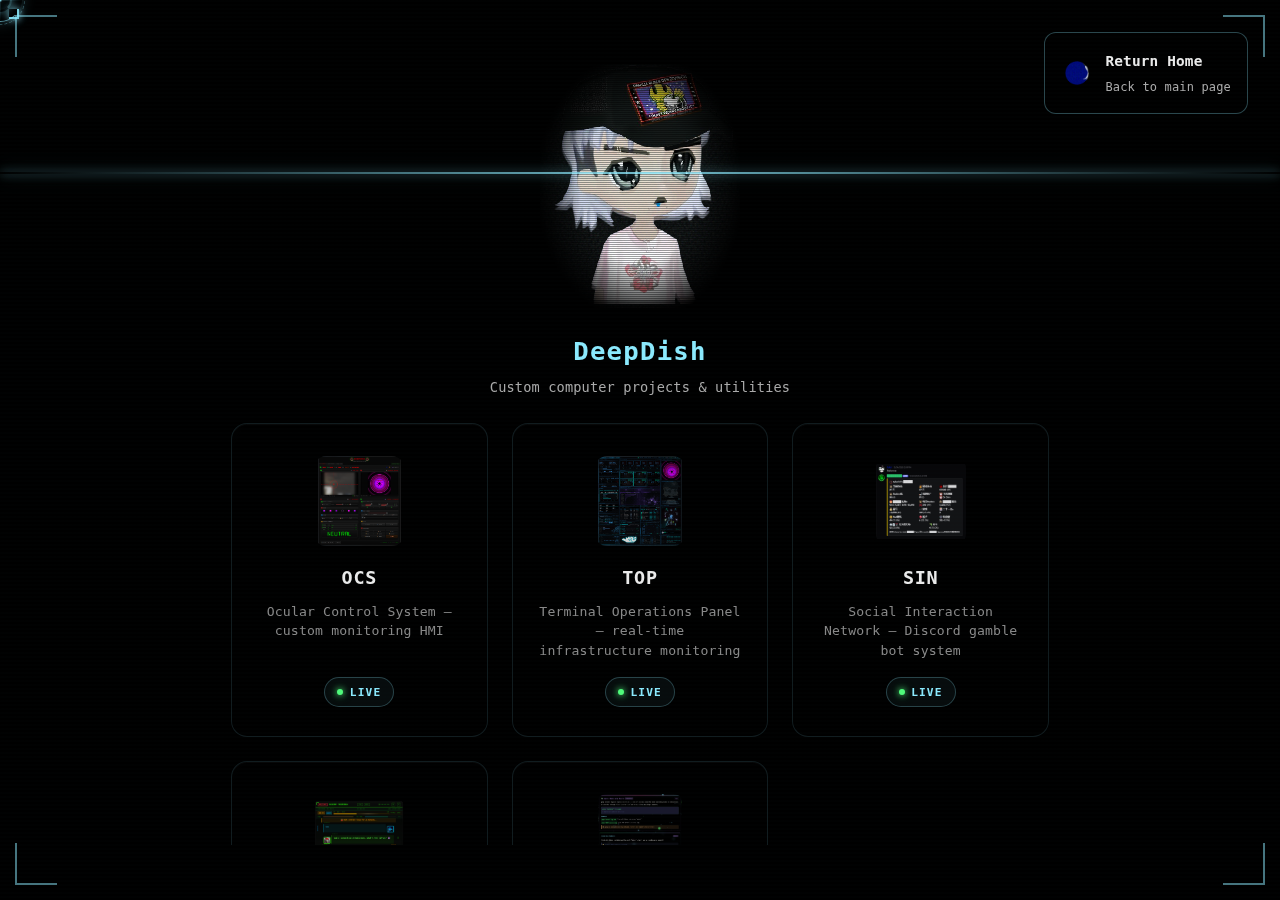
<file: deepdish.html>
<!DOCTYPE html>
<html lang="en">
<head>
    <meta charset="UTF-8">
    <meta name="viewport" content="width=device-width, initial-scale=1.0">
    <title>DeepDish - Tyler (in real life)</title>
    <link rel="icon" type="image/x-icon" href="assets/favicon/favicon.ico">
    <link rel="icon" type="image/png" sizes="32x32" href="assets/favicon/favicon-32x32.png">
    <link rel="icon" type="image/png" sizes="16x16" href="assets/favicon/favicon-16x16.png">
    <link rel="apple-touch-icon" sizes="180x180" href="assets/favicon/apple-touch-icon.png">
    <link rel="manifest" href="assets/favicon/site.webmanifest">
    
    <!-- Open Graph / Facebook -->
    <meta property="og:type" content="website">
    <meta property="og:url" content="https://tylerirl.com/deepdish">
    <meta property="og:title" content="DeepDish - Tyler (in real life)">
    <meta property="og:description" content="DeepDish - Custom computer build, monitoring, and projects">
    <meta property="og:image" content="https://tylerirl.com/assets/OCS/computer.jpg">
    
    <!-- Twitter -->
    <meta property="twitter:card" content="summary_large_image">
    <meta property="twitter:url" content="https://tylerirl.com/deepdish">
    <meta property="twitter:title" content="DeepDish - Tyler (in real life)">
    <meta property="twitter:description" content="DeepDish - Custom computer build, monitoring, and projects">
    <meta property="twitter:image" content="https://tylerirl.com/assets/OCS/computer.jpg">
    <meta property="twitter:creator" content="@itsTylerIRL">
    <meta name="color-scheme" content="dark light">
    <meta name="supported-color-schemes" content="dark light">
    <meta name="theme-color" content="#000000" media="(prefers-color-scheme: dark)">
    <meta name="theme-color" content="#000000" media="(prefers-color-scheme: light)">
    <!-- Safari specific -->
    <meta name="apple-mobile-web-app-capable" content="yes">
    <meta name="apple-mobile-web-app-status-bar-style" content="black-translucent">
    
    <!-- External CSS -->
    <link rel="stylesheet" href="styles.css?v=1.1">
    <link rel="stylesheet" href="radgotchi.css">
    
    <!-- Three.js for 3D background -->
    <script src="https://cdnjs.cloudflare.com/ajax/libs/three.js/r128/three.min.js"></script>
    <!-- Three.js Post-processing for bloom effect -->
    <script src="https://unpkg.com/three@0.128.0/examples/js/shaders/CopyShader.js"></script>
    <script src="https://unpkg.com/three@0.128.0/examples/js/shaders/LuminosityHighPassShader.js"></script>
    <script src="https://unpkg.com/three@0.128.0/examples/js/postprocessing/EffectComposer.js"></script>
    <script src="https://unpkg.com/three@0.128.0/examples/js/postprocessing/RenderPass.js"></script>
    <script src="https://unpkg.com/three@0.128.0/examples/js/postprocessing/ShaderPass.js"></script>
    <script src="https://unpkg.com/three@0.128.0/examples/js/postprocessing/UnrealBloomPass.js"></script>
    
    <style>
        .deepdish-hero {
            text-align: center;
            margin: 0.5rem auto 1rem;
            max-width: 600px;
        }

        .deepdish-hero img {
            width: 100%;
            max-width: 240px;
            height: auto;
            border-radius: 10px;
            border: 1px solid rgba(139, 233, 253, 0.2);
            box-shadow: 0 8px 32px rgba(0, 0, 0, 0.4);
        }

        .deepdish-hero h1 {
            font-size: 1.6rem;
            color: #8be9fd;
            margin: 0.6rem 0 0.15rem;
            letter-spacing: 0.05em;
        }

        .deepdish-hero p {
            color: #aaa;
            font-size: 0.85rem;
        }

        .deepdish-grid {
            display: grid;
            grid-template-columns: repeat(3, 1fr);
            gap: 1.5rem;
            max-width: 850px;
            margin: 0 auto 2rem;
            padding: 0 1rem;
        }

        /* Animated gradient border wrapper */
        .deepdish-card {
            --border-angle: 0deg;
            display: flex;
            flex-direction: column;
            align-items: center;
            background: rgba(0, 0, 0, 0.65);
            border: 1px solid rgba(139, 233, 253, 0.12);
            border-radius: 16px;
            padding: 2rem 1.5rem 1.8rem;
            text-decoration: none;
            color: inherit;
            transition: all 0.4s cubic-bezier(0.4, 0, 0.2, 1);
            backdrop-filter: blur(12px);
            -webkit-backdrop-filter: blur(12px);
            position: relative;
            overflow: hidden;
            transform-style: preserve-3d;
            perspective: 800px;
            box-shadow:
                0 4px 24px rgba(0, 0, 0, 0.3),
                inset 0 1px 0 rgba(255, 255, 255, 0.03);
        }

        /* Holographic shimmer overlay */
        .deepdish-card::before {
            content: '';
            position: absolute;
            top: -50%;
            left: -50%;
            width: 200%;
            height: 200%;
            background: conic-gradient(
                from var(--border-angle),
                transparent 0%,
                rgba(139, 233, 253, 0.03) 10%,
                transparent 20%,
                rgba(189, 147, 249, 0.03) 30%,
                transparent 40%,
                rgba(80, 250, 123, 0.03) 50%,
                transparent 60%
            );
            animation: rotateBorder 8s linear infinite;
            pointer-events: none;
            z-index: 0;
            opacity: 0;
            transition: opacity 0.5s ease;
        }

        /* Sweep light effect */
        .deepdish-card::after {
            content: '';
            position: absolute;
            top: -100%;
            left: -75%;
            width: 50%;
            height: 300%;
            background: linear-gradient(
                90deg,
                transparent 0%,
                rgba(139, 233, 253, 0.04) 45%,
                rgba(139, 233, 253, 0.08) 50%,
                rgba(139, 233, 253, 0.04) 55%,
                transparent 100%
            );
            transform: rotate(25deg);
            transition: left 0.7s ease;
            pointer-events: none;
            z-index: 1;
        }

        .deepdish-card:hover::after {
            left: 125%;
        }

        .deepdish-card:hover::before {
            opacity: 1;
        }

        @keyframes rotateBorder {
            to { --border-angle: 360deg; }
        }

        @property --border-angle {
            syntax: '<angle>';
            initial-value: 0deg;
            inherits: false;
        }

        .deepdish-card:hover {
            border-color: rgba(139, 233, 253, 0.5);
            background: rgba(5, 15, 25, 0.8);
            transform: translateY(-8px) scale(1.03);
            box-shadow:
                0 20px 50px rgba(0, 0, 0, 0.4),
                0 0 40px rgba(139, 233, 253, 0.08),
                0 0 80px rgba(139, 233, 253, 0.03),
                inset 0 1px 0 rgba(255, 255, 255, 0.05);
        }

        .deepdish-card img {
            width: 90px;
            height: 90px;
            object-fit: contain;
            margin-bottom: 1rem;
            border-radius: 12px;
            filter: brightness(0.95) drop-shadow(0 2px 8px rgba(0,0,0,0.3));
            transition: all 0.4s ease;
            position: relative;
            z-index: 2;
        }

        .deepdish-card:hover img {
            filter: brightness(1.15) drop-shadow(0 4px 16px rgba(139, 233, 253, 0.25));
            transform: scale(1.08) translateY(-2px);
        }

        .deepdish-card h3 {
            font-size: 1.15rem;
            color: #eaeaea;
            margin: 0 0 0.5rem;
            letter-spacing: 0.04em;
            position: relative;
            z-index: 2;
            transition: color 0.3s ease;
        }

        .deepdish-card:hover h3 {
            color: #fff;
            text-shadow: 0 0 20px rgba(139, 233, 253, 0.4);
        }

        .deepdish-card p {
            font-size: 0.82rem;
            color: #888;
            text-align: center;
            margin: 0;
            line-height: 1.5;
            position: relative;
            z-index: 2;
            transition: color 0.3s ease;
            flex: 1;
        }

        .deepdish-card:hover p {
            color: #aaa;
        }

        /* Pulsing LIVE badge */
        .deepdish-card .card-tag {
            display: inline-flex;
            align-items: center;
            gap: 0.4rem;
            margin-top: 1rem;
            padding: 0.3rem 0.75rem;
            font-size: 0.7rem;
            color: #8be9fd;
            border: 1px solid rgba(139, 233, 253, 0.25);
            border-radius: 20px;
            text-transform: uppercase;
            letter-spacing: 0.1em;
            font-weight: 600;
            position: relative;
            z-index: 2;
            transition: all 0.3s ease;
            background: rgba(139, 233, 253, 0.05);
        }

        .deepdish-card .card-tag::before {
            content: '';
            width: 6px;
            height: 6px;
            border-radius: 50%;
            background: #50fa7b;
            box-shadow: 0 0 6px #50fa7b, 0 0 12px rgba(80, 250, 123, 0.4);
            animation: pulse-dot 2s ease-in-out infinite;
        }

        @keyframes pulse-dot {
            0%, 100% { opacity: 1; transform: scale(1); }
            50% { opacity: 0.5; transform: scale(0.75); }
        }

        .deepdish-card:hover .card-tag {
            border-color: rgba(139, 233, 253, 0.5);
            background: rgba(139, 233, 253, 0.1);
            box-shadow: 0 0 15px rgba(139, 233, 253, 0.1);
        }

        /* Tilt glow layer */
        .deepdish-card .tilt-glow {
            position: absolute;
            top: 0;
            left: 0;
            right: 0;
            bottom: 0;
            border-radius: 16px;
            opacity: 0;
            transition: opacity 0.3s ease;
            pointer-events: none;
            z-index: 1;
        }

        .deepdish-card:hover .tilt-glow {
            opacity: 1;
        }

        .deepdish-card.coming-soon {
            opacity: 0.55;
            cursor: default;
        }

        .deepdish-card.coming-soon:hover {
            transform: none;
            box-shadow: none;
            border-color: rgba(139, 233, 253, 0.15);
            background: rgba(0, 0, 0, 0.6);
        }

        .deepdish-card.coming-soon:hover::before,
        .deepdish-card.coming-soon:hover::after {
            display: none;
        }

        @media (max-width: 768px) {
            .deepdish-hero h1 {
                font-size: 1.4rem;
            }

            .deepdish-hero img {
                max-width: 180px;
            }

            .deepdish-grid {
                grid-template-columns: repeat(2, 1fr);
                max-width: 100%;
                gap: 0.8rem;
                padding: 0 50px;
            }

            .deepdish-card {
                padding: 1rem 0.6rem;
            }

            /* Push card-tag to bottom so it aligns across cards */
            .deepdish-card .card-tag {
                margin-top: auto;
                font-size: 0.55rem;
                padding: 0.2rem 0.5rem;
            }

            .deepdish-card img {
                width: 45px;
                height: 45px;
            }

            .deepdish-card h3 {
                font-size: 0.85rem;
                margin-bottom: 0.25rem;
            }

            .deepdish-card p {
                font-size: 0.7rem;
                margin-bottom: 0;
            }
        }

        @media (max-width: 550px) {
            .deepdish-grid {
                grid-template-columns: 1fr;
                max-width: 300px;
                margin: 0 auto 2rem;
                padding: 0;
            }

            /* Switch to CSS grid for aligned row layout */
            .deepdish-card {
                display: grid;
                grid-template-columns: 50px 1fr auto;
                grid-template-rows: auto 1fr;
                gap: 0 0.8rem;
                align-items: center;
                padding: 0.8rem 1rem;
                text-align: left;
            }

            .deepdish-card img {
                grid-column: 1;
                grid-row: 1 / -1;
                width: 50px;
                height: 50px;
                margin-bottom: 0;
                align-self: center;
            }

            .deepdish-card h3 {
                grid-column: 2;
                grid-row: 1;
                font-size: 0.9rem;
                margin: 0;
                align-self: end;
            }

            .deepdish-card p {
                grid-column: 2;
                grid-row: 2;
                font-size: 0.75rem;
                text-align: left;
                margin: 0;
                align-self: start;
            }

            .deepdish-card .card-tag {
                grid-column: 3;
                grid-row: 1 / -1;
                margin-top: 0;
                align-self: center;
            }

            /* Tilt glow needs to span full card in grid mode */
            .deepdish-card .tilt-glow {
                grid-column: 1 / -1;
                grid-row: 1 / -1;
            }
        }

        @media (max-width: 400px) {
            .deepdish-grid {
                padding: 0;
                max-width: 260px;
            }

            .deepdish-hero h1 {
                font-size: 1.2rem;
            }

            .deepdish-hero p {
                font-size: 0.75rem;
            }

            .deepdish-card {
                grid-template-columns: 40px 1fr auto;
                padding: 0.6rem 0.8rem;
                gap: 0 0.6rem;
            }

            .deepdish-card img {
                width: 40px;
                height: 40px;
            }

            .deepdish-card h3 {
                font-size: 0.8rem;
            }

            .deepdish-card p {
                font-size: 0.65rem;
            }

            .deepdish-card .card-tag {
                font-size: 0.5rem;
                padding: 0.15rem 0.4rem;
            }
        }
        
        /* Hologram Hero Image Effects */
        .hologram-container {
            position: relative;
            display: inline-block;
            max-width: 200px;
            overflow: visible;
            -webkit-mask-image: radial-gradient(ellipse 75% 80% at center, black 40%, transparent 70%);
            mask-image: radial-gradient(ellipse 75% 80% at center, black 40%, transparent 70%);
        }
        .hologram-image {
            max-width: 200px;
            height: auto;
            filter: contrast(1.1) saturate(1.2);
            animation: hologramPhase 4s ease-in-out infinite, hologramGlitch 8s step-end infinite;
            image-rendering: pixelated;
        }
        .hologram-container::before, .hologram-container::after {
            content: '';
            position: absolute;
            top: 0; left: 0; right: 0; bottom: 0;
            background: inherit;
            pointer-events: none;
        }
        .hologram-container::before {
            background: url('assets/remilio2.png') center/contain no-repeat;
            mix-blend-mode: screen;
            opacity: 0.4;
            filter: hue-rotate(-30deg) saturate(1.5);
            animation: chromaShiftRed 3s ease-in-out infinite;
        }
        .hologram-container::after {
            background: url('assets/remilio2.png') center/contain no-repeat;
            mix-blend-mode: screen;
            opacity: 0.4;
            filter: hue-rotate(30deg) saturate(1.5);
            animation: chromaShiftBlue 3s ease-in-out infinite reverse;
        }
        .hologram-scanlines {
            position: absolute;
            top: 0; left: 0; right: 0; bottom: 0;
            background: repeating-linear-gradient(0deg, transparent 0px, transparent 1px, rgba(0,0,0,0.4) 1px, rgba(0,0,0,0.4) 2px);
            pointer-events: none;
            z-index: 10;
            animation: scanlineMove 0.1s linear infinite;
        }
        .hologram-flicker {
            position: absolute;
            top: 0; left: 0; right: 0; bottom: 0;
            background: rgba(139, 233, 253, 0.03);
            pointer-events: none;
            z-index: 11;
            animation: hologramFlicker 0.15s infinite;
            mix-blend-mode: overlay;
        }
        .hologram-noise {
            position: absolute;
            top: 0; left: 0; right: 0; bottom: 0;
            pointer-events: none;
            z-index: 12;
            background-image: url("data:image/svg+xml,%3Csvg viewBox='0 0 100 100' xmlns='http://www.w3.org/2000/svg'%3E%3Cfilter id='noise'%3E%3CfeTurbulence type='fractalNoise' baseFrequency='0.9' numOctaves='4' stitchTiles='stitch'/%3E%3C/filter%3E%3Crect width='100%25' height='100%25' filter='url(%23noise)'/%3E%3C/svg%3E");
            opacity: 0.15;
            mix-blend-mode: overlay;
            animation: noiseShift 0.5s steps(10) infinite;
        }
        @keyframes hologramPhase {
            0%, 100% { opacity: 0.95; transform: scale(1) translateY(0); filter: contrast(1.1) saturate(1.2) brightness(1); }
            25% { opacity: 0.85; transform: scale(1.01) translateY(-1px); filter: contrast(1.2) saturate(1.4) brightness(1.1); }
            50% { opacity: 0.9; transform: scale(0.99) translateY(1px); filter: contrast(1.15) saturate(1.3) brightness(0.95); }
            75% { opacity: 1; transform: scale(1.005) translateY(-0.5px); filter: contrast(1.25) saturate(1.5) brightness(1.15); }
        }
        @keyframes hologramGlitch {
            0%, 95%, 100% { clip-path: inset(0 0 0 0); transform: translate(0); }
            96% { clip-path: inset(20% 0 30% 0); transform: translate(-3px, 0); }
            97% { clip-path: inset(50% 0 10% 0); transform: translate(3px, 0); }
            98% { clip-path: inset(10% 0 60% 0); transform: translate(-2px, 0); }
            99% { clip-path: inset(40% 0 20% 0); transform: translate(2px, 0); }
        }
        @keyframes chromaShiftRed { 0%, 100% { transform: translate(-1px, 0); } 50% { transform: translate(-2px, 1px); } }
        @keyframes chromaShiftBlue { 0%, 100% { transform: translate(1px, 0); } 50% { transform: translate(2px, -1px); } }
        @keyframes scanlineMove { 0% { background-position: 0 0; } 100% { background-position: 0 4px; } }
        @keyframes hologramFlicker {
            0%, 100% { opacity: 0.03; } 10% { opacity: 0.08; } 20% { opacity: 0.02; } 30% { opacity: 0.1; }
            40% { opacity: 0.04; } 50% { opacity: 0.15; } 60% { opacity: 0.05; } 70% { opacity: 0.12; }
            80% { opacity: 0.03; } 90% { opacity: 0.08; }
        }
        @keyframes noiseShift {
            0% { transform: translate(0, 0); } 10% { transform: translate(-5%, -5%); } 20% { transform: translate(5%, 5%); }
            30% { transform: translate(-5%, 5%); } 40% { transform: translate(5%, -5%); } 50% { transform: translate(-2%, 2%); }
            60% { transform: translate(2%, -2%); } 70% { transform: translate(-3%, -3%); } 80% { transform: translate(3%, 3%); }
            90% { transform: translate(-1%, 1%); } 100% { transform: translate(0, 0); }
        }
        .hologram-container:hover .hologram-image { animation: hologramPhaseIntense 2s ease-in-out infinite, hologramGlitchIntense 3s step-end infinite; filter: contrast(1.3) saturate(1.6) brightness(1.2); }
        .hologram-container:hover .hologram-noise { opacity: 0.25; }
        .hologram-container:hover .hologram-flicker { animation: hologramFlickerIntense 0.08s infinite; }
        @keyframes hologramPhaseIntense {
            0%, 100% { opacity: 1; transform: scale(1); } 25% { opacity: 0.7; transform: scale(1.02) translateX(-2px); }
            50% { opacity: 0.9; transform: scale(0.98) translateX(2px); } 75% { opacity: 0.8; transform: scale(1.01) translateY(-2px); }
        }
        @keyframes hologramGlitchIntense {
            0%, 90%, 100% { clip-path: inset(0 0 0 0); }
            91% { clip-path: inset(30% 0 20% 0); transform: translate(-4px, 0); } 92% { clip-path: inset(10% 0 50% 0); transform: translate(4px, 0); }
            93% { clip-path: inset(60% 0 10% 0); transform: translate(-3px, 0); } 94% { clip-path: inset(20% 0 40% 0); transform: translate(3px, 0); }
            95% { clip-path: inset(40% 0 30% 0); transform: translate(-2px, 0); } 96% { clip-path: inset(15% 0 55% 0); transform: translate(2px, 0); }
            97% { clip-path: inset(50% 0 20% 0); transform: translate(-3px, 0); } 98% { clip-path: inset(25% 0 45% 0); transform: translate(3px, 0); }
            99% { clip-path: inset(35% 0 35% 0); transform: translate(-1px, 0); }
        }
        @keyframes hologramFlickerIntense {
            0%, 100% { opacity: 0.1; background: rgba(139, 233, 253, 0.05); } 25% { opacity: 0.2; background: rgba(255, 100, 100, 0.05); }
            50% { opacity: 0.05; background: rgba(100, 255, 100, 0.05); } 75% { opacity: 0.25; background: rgba(139, 233, 253, 0.08); }
        }
    </style>
</head>
<body>
    <!-- Corner Brackets Border -->
    <div class="corner-brackets"><div class="bottom"></div></div>
    <main class="main-content">

    <!-- Hero Section -->
    <section id="home" class="hero" style="margin-bottom: 0; padding-bottom: 0;">
        <div class="container">
            <div style="text-align: center; margin: 0.3rem 0;">
                <div class="hologram-container">
                    <img src="assets/remilio2.png" alt="Remilio" class="hologram-image">
                    <div class="hologram-scanlines"></div>
                    <div class="hologram-flicker"></div>
                    <div class="hologram-noise"></div>
                </div>
            </div>
        </div>
    </section>

    <!-- DeepDish Header -->
    <section style="padding-top: 0.5rem; padding-bottom: 0;">
        <div class="container">
            <div class="deepdish-hero">
                <h1>DeepDish</h1>
                <p>Custom computer projects &amp; utilities</p>
            </div>
        </div>
    </section>

    <!-- Project Cards -->
    <section>
        <div class="container">
            <div class="deepdish-grid">
                <!-- OCS Card -->
                <a href="deepdish_ocs.html" class="deepdish-card">
                    <img src="assets/OCS/webui2.png" alt="OCS">
                    <h3>OCS</h3>
                    <p>Ocular Control System — custom monitoring HMI</p>
                    <span class="card-tag">Live</span>
                </a>

                <!-- TOP Card -->
                <a href="deepdish_top.html" class="deepdish-card">
                    <img src="assets/TOP/top.png" alt="TOP">
                    <h3>TOP</h3>
                    <p>Terminal Operations Panel — real-time infrastructure monitoring</p>
                    <span class="card-tag">Live</span>
                </a>

                <!-- SIN Card -->
                <a href="deepdish_sin.html" class="deepdish-card">
                    <img src="assets/redacted/chat.png" alt="SIN">
                    <h3>SIN</h3>
                    <p>Social Interaction Network — Discord gamble bot system</p>
                    <span class="card-tag">Live</span>
                </a>

                <!-- RadGotchi Card -->
                <a href="deepdish_rg.html" class="deepdish-card">
                    <img src="assets/radgotchi_panel.png" alt="RadGotchi">
                    <h3>RG</h3>
                    <p>Autonomous digital pet — adaptive radgotchi companion</p>
                    <span class="card-tag">Live</span>
                </a>

                <!-- Grep Dojo Card -->
                <a href="grep.html" class="deepdish-card">
                    <img src="assets/grep_dojo.png" alt="Grep Dojo">
                    <h3>GREP</h3>
                    <p>grep dojo — interactive terminal training game</p>
                    <span class="card-tag">Live</span>
                </a>
            </div>
        </div>
    </section>

    <!-- Floating Return Home Button -->
    <a href="index.html" class="floating-home">
        <div class="floating-home-content">
            <div class="floating-home-icon">
                <img src="assets/wee.gif" alt="Return home">
            </div>
            <div class="floating-home-text">
                <h4>Return Home</h4>
                <p>Back to main page</p>
            </div>
        </div>
    </a>
    </main>

    <!-- Footer -->
    <footer>
        <div class="container">
            <center>
            <div id="radgotchi-container">
                <img src="assets/radbros/HAPPY.png" alt="Radgotchi" class="radgotchi-face" id="radgotchi-face">
                <span class="radgotchi-status" id="radgotchi-status">SIGINT NOMINAL</span>
            </div>
            
            <!-- Particle Count Slider -->
            <div style="margin: 0.15rem 0; display: flex; align-items: center; justify-content: center;">
                <input type="range" id="particleSlider" min="500" max="6000" value="3000" step="100" 
                    style="width: 120px; height: 4px; -webkit-appearance: none; appearance: none; background: #1a1a1a; border-radius: 2px; outline: none; cursor: pointer;">
            </div>
            <style>
                #particleSlider::-webkit-slider-thumb {
                    -webkit-appearance: none;
                    appearance: none;
                    width: 12px;
                    height: 12px;
                    background: #8be9fd;
                    border-radius: 50%;
                    cursor: pointer;
                    border: none;
                    box-shadow: 0 0 10px rgba(139, 233, 253, 0.5);
                }
            </style>
            <script>
                document.getElementById('particleSlider').addEventListener('input', function(e) {
                    const count = parseInt(e.target.value);
                    if (window.setParticleCount) {
                        window.setParticleCount(count);
                    }
                });
            </script>
            
            <span style="font-size: 0.85rem;">&copy; 2026 tyler</span></center>

        </div>
    </footer>
    
    <!-- External JavaScript -->
    <script src="background3d.js?v=1.0"></script>
    <script src="script.js?v=1.1"></script>
    <script src="performance.js?v=1.1"></script>
    <script src="interactions.js?v=1.1"></script>
    <script src="effects.js?v=1.1"></script>
    <script src="router.js?v=1.1"></script>
    <script src="sounds.js?v=1.0"></script>
    <script src="radgotchi.js"></script>
    
    <!-- 3D Tilt Effect for Cards -->
    <script>
    (function() {
        const cards = document.querySelectorAll('.deepdish-card:not(.coming-soon)');
        
        cards.forEach(card => {
            const glow = document.createElement('div');
            glow.className = 'tilt-glow';
            card.appendChild(glow);
            
            card.addEventListener('mousemove', (e) => {
                const rect = card.getBoundingClientRect();
                const x = e.clientX - rect.left;
                const y = e.clientY - rect.top;
                const centerX = rect.width / 2;
                const centerY = rect.height / 2;
                
                const rotateX = ((y - centerY) / centerY) * -10;
                const rotateY = ((x - centerX) / centerX) * 10;
                
                card.style.transform = `perspective(800px) rotateX(${rotateX}deg) rotateY(${rotateY}deg) translateY(-8px) scale(1.03)`;
                
                const glowX = (x / rect.width) * 100;
                const glowY = (y / rect.height) * 100;
                glow.style.background = `radial-gradient(circle at ${glowX}% ${glowY}%, rgba(139, 233, 253, 0.12) 0%, transparent 60%)`;
            });
            
            card.addEventListener('mouseleave', () => {
                card.style.transform = '';
                card.style.transition = 'all 0.5s cubic-bezier(0.4, 0, 0.2, 1)';
                glow.style.background = 'transparent';
            });
            
            card.addEventListener('mouseenter', () => {
                card.style.transition = 'all 0.1s ease-out';
            });
        });
    })();
    </script>
    
</body>
</html>
</file>
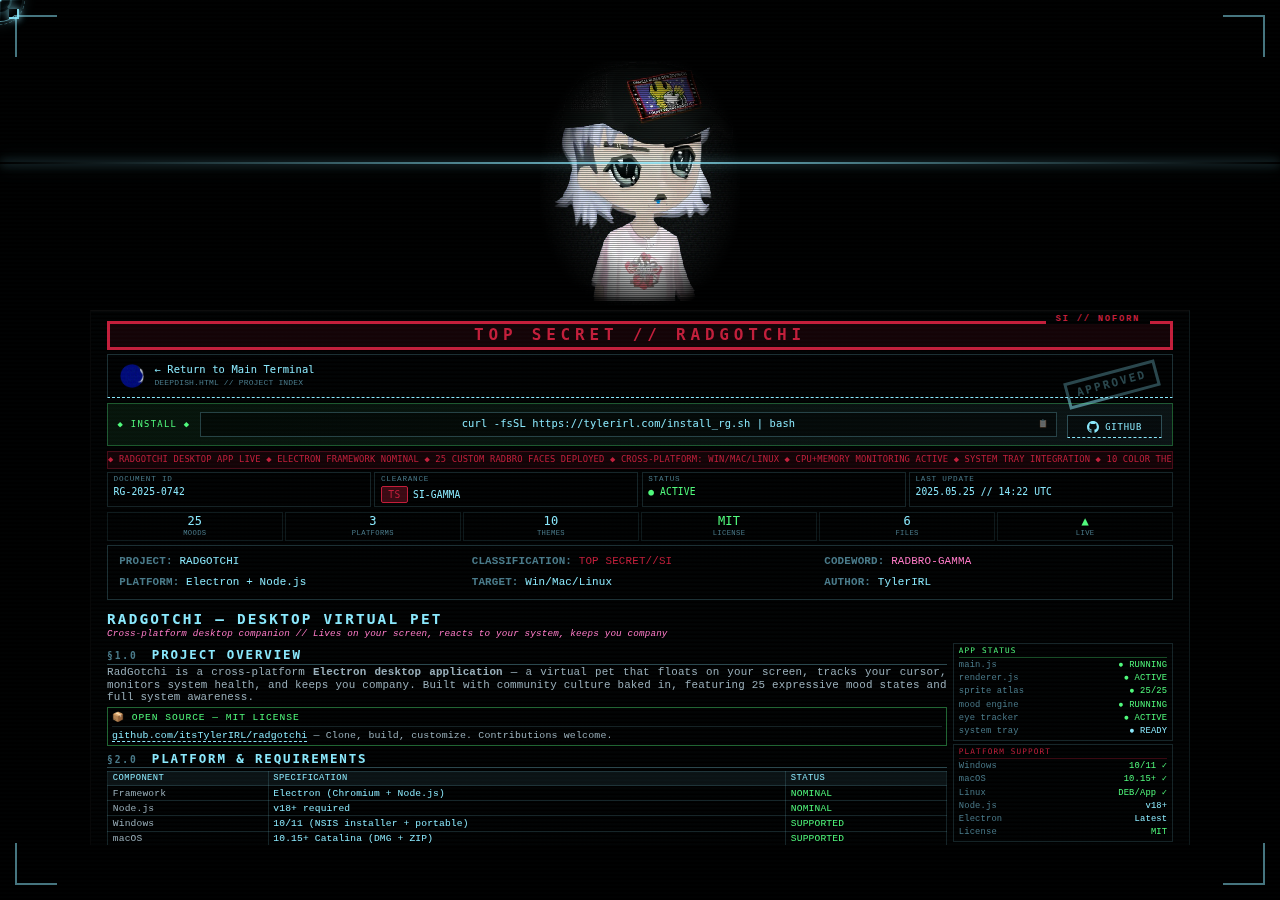
<file: deepdish_rg.html>
<!DOCTYPE html>
<html lang="en">
<head>
    <meta charset="UTF-8">
    <meta name="viewport" content="width=device-width, initial-scale=1.0">
    <title>RadGotchi - Tyler (in real life)</title>
    <link rel="icon" type="image/x-icon" href="assets/favicon/favicon.ico">
    <link rel="icon" type="image/png" sizes="32x32" href="assets/favicon/favicon-32x32.png">
    <link rel="icon" type="image/png" sizes="16x16" href="assets/favicon/favicon-16x16.png">
    <link rel="apple-touch-icon" sizes="180x180" href="assets/favicon/apple-touch-icon.png">
    <link rel="manifest" href="assets/favicon/site.webmanifest">
    
    <!-- Open Graph / Facebook -->
    <meta property="og:type" content="website">
    <meta property="og:url" content="https://tylerirl.com/radgotchi">
    <meta property="og:title" content="RadGotchi - Tyler (in real life)">
    <meta property="og:description" content="RadGotchi - AI-powered network device & embeddable web companion">
    <meta property="og:image" content="https://tylerirl.com/assets/SMART.png">
    
    <!-- Twitter -->
    <meta property="twitter:card" content="summary_large_image">
    <meta property="twitter:url" content="https://tylerirl.com/radgotchi">
    <meta property="twitter:title" content="RadGotchi - Tyler (in real life)">
    <meta property="twitter:description" content="RadGotchi - AI-powered network device & embeddable web companion">
    <meta property="twitter:image" content="https://tylerirl.com/assets/SMART.png">
    <meta property="twitter:creator" content="@itsTylerIRL">
    <meta name="color-scheme" content="dark light">
    <meta name="supported-color-schemes" content="dark light">
    <meta name="theme-color" content="#000000" media="(prefers-color-scheme: dark)">
    <meta name="theme-color" content="#000000" media="(prefers-color-scheme: light)">
    <!-- Safari specific -->
    <meta name="apple-mobile-web-app-capable" content="yes">
    <meta name="apple-mobile-web-app-status-bar-style" content="black-translucent">
    
    <!-- External CSS -->
    <link rel="stylesheet" href="styles.css?v=1.1">
    <link rel="stylesheet" href="radgotchi.css">
    
    <!-- Three.js for 3D background -->
    <script src="https://cdnjs.cloudflare.com/ajax/libs/three.js/r128/three.min.js"></script>
    <!-- Three.js Post-processing for bloom effect -->
    <script src="https://unpkg.com/three@0.128.0/examples/js/shaders/CopyShader.js"></script>
    <script src="https://unpkg.com/three@0.128.0/examples/js/shaders/LuminosityHighPassShader.js"></script>
    <script src="https://unpkg.com/three@0.128.0/examples/js/postprocessing/EffectComposer.js"></script>
    <script src="https://unpkg.com/three@0.128.0/examples/js/postprocessing/RenderPass.js"></script>
    <script src="https://unpkg.com/three@0.128.0/examples/js/postprocessing/ShaderPass.js"></script>
    <script src="https://unpkg.com/three@0.128.0/examples/js/postprocessing/UnrealBloomPass.js"></script>
    
    <style>
        @import url('https://fonts.googleapis.com/css2?family=Special+Elite&family=Courier+Prime:wght@400;700&family=Share+Tech+Mono&display=swap');
        
        .project-writeup {
            max-width: 1100px;
            margin-left: auto;
            margin-right: auto;
            padding: 0.6rem 1rem;
            background: rgba(0, 0, 0, 0.15);
            backdrop-filter: blur(4px);
            -webkit-backdrop-filter: blur(4px);
            border: 1px solid rgba(139, 233, 253, 0.1);
            border-top-color: rgba(255, 255, 255, 0.05);
            border-left-color: rgba(255, 255, 255, 0.03);
            border-radius: 0;
            line-height: 1.15;
            font-family: 'Courier Prime', 'Courier New', monospace;
            position: relative;
            box-shadow: 0 8px 32px rgba(0, 0, 0, 0.2), inset 0 1px 0 rgba(255, 255, 255, 0.02);
            font-size: 0.7rem;
        }
        
        .project-writeup::before {
            content: '';
            position: absolute;
            top: 0; left: 0; right: 0; bottom: 0;
            background: repeating-linear-gradient(0deg, transparent, transparent 2px, rgba(139, 233, 253, 0.015) 2px, rgba(139, 233, 253, 0.015) 4px);
            pointer-events: none;
            z-index: 1;
        }
        
        .classified-header {
            text-align: center;
            border: 3px solid #c41e3a;
            padding: 0.15rem 0.6rem;
            margin-bottom: 0.25rem;
            background: rgba(196, 30, 58, 0.1);
            position: relative;
            transition: all 0.3s ease;
            cursor: default;
        }
        .classified-header:hover {
            background: rgba(196, 30, 58, 0.2);
            box-shadow: 0 0 30px rgba(196, 30, 58, 0.3), inset 0 0 20px rgba(196, 30, 58, 0.1);
        }
        .classified-header:hover h1 {
            text-shadow: 0 0 15px rgba(196, 30, 58, 0.8);
            letter-spacing: 0.5em;
        }
        .classified-header h1 {
            color: #c41e3a;
            font-family: 'Special Elite', monospace;
            font-size: 1rem;
            letter-spacing: 0.3em;
            margin: 0;
            text-transform: uppercase;
            transition: all 0.3s ease;
        }
        .classification-stamp {
            position: absolute;
            top: -10px; right: 20px;
            background: #000000;
            padding: 0 10px;
            color: #c41e3a;
            font-weight: bold;
            font-size: 0.55rem;
            letter-spacing: 0.2em;
        }
        
        .document-bar {
            display: grid;
            grid-template-columns: repeat(4, 1fr);
            gap: 0.2rem;
            margin-bottom: 0.3rem;
            font-size: 0.6rem;
        }
        .document-bar-item {
            border: 1px solid rgba(139, 233, 253, 0.15);
            padding: 0.15rem 0.35rem;
            background: rgba(0, 0, 0, 0.3);
            transition: all 0.3s ease;
            cursor: default;
        }
        .document-bar-item:hover {
            background: rgba(139, 233, 253, 0.08);
            border-color: rgba(139, 233, 253, 0.4);
            transform: translateY(-2px);
            box-shadow: 0 4px 12px rgba(139, 233, 253, 0.15);
        }
        .document-bar-item label {
            color: #4a7a8a;
            display: block;
            font-size: 0.48rem;
            letter-spacing: 0.1em;
            text-transform: uppercase;
            margin-bottom: 0.1rem;
            transition: color 0.3s ease;
        }
        .document-bar-item:hover label { color: #8be9fd; }
        .document-bar-item span {
            color: #8be9fd;
            font-family: 'Share Tech Mono', monospace;
            transition: text-shadow 0.3s ease;
        }
        .document-bar-item:hover span { text-shadow: 0 0 8px rgba(139, 233, 253, 0.5); }
        
        .document-info {
            border: 1px solid rgba(139, 233, 253, 0.2);
            padding: 0.4rem 0.6rem;
            margin-bottom: 0.7rem;
            font-size: 0.62rem;
            color: #6a8a9a;
            display: grid;
            grid-template-columns: repeat(3, 1fr);
            gap: 0.1rem 0.8rem;
            transition: all 0.3s ease;
        }
        .document-info:hover {
            background: rgba(139, 233, 253, 0.03);
            border-color: rgba(139, 233, 253, 0.4);
        }
        .document-info p {
            margin: 0.1rem 0;
            color: #6a8a9a;
            transition: all 0.2s ease;
            padding: 0.1rem;
        }
        .document-info p:hover {
            background: rgba(139, 233, 253, 0.05);
            color: #8be9fd;
        }
        
        .project-writeup h2 {
            color: #8be9fd;
            margin-top: 0.35rem;
            margin-bottom: 0.1rem;
            border-bottom: 1px solid rgba(139, 233, 253, 0.3);
            padding-bottom: 0.08rem;
            font-family: 'Special Elite', monospace;
            font-size: 0.78rem;
            letter-spacing: 0.15em;
            text-transform: uppercase;
            transition: all 0.3s ease;
            cursor: default;
        }
        .project-writeup h2:hover {
            color: #b4f8c3;
            border-bottom-color: rgba(180, 248, 195, 0.5);
            text-shadow: 0 0 10px rgba(180, 248, 195, 0.5);
            padding-left: 10px;
        }
        .project-writeup h2:hover .section-number { color: #8be9fd; }
        
        .project-writeup h3 {
            color: #5fcfdf;
            margin-top: 0.25rem;
            margin-bottom: 0.1rem;
            font-family: 'Courier Prime', monospace;
            font-size: 0.7rem;
            text-transform: uppercase;
            letter-spacing: 0.1em;
            transition: all 0.3s ease;
            cursor: default;
        }
        .project-writeup h3:hover {
            color: #8be9fd;
            text-shadow: 0 0 8px rgba(139, 233, 253, 0.5);
            padding-left: 8px;
        }
        
        .project-writeup p {
            color: #9aafba;
            margin-bottom: 0.15rem;
            text-align: justify;
            font-size: 0.68rem;
        }
        .project-writeup ul, .project-writeup ol {
            color: #9aafba;
            margin-left: 1rem;
            margin-bottom: 0.15rem;
            font-size: 0.65rem;
        }
        .project-writeup li {
            margin-bottom: 0.05rem;
            transition: all 0.2s ease;
            padding: 0.05rem 0;
        }
        .project-writeup li:hover {
            color: #8be9fd;
            padding-left: 5px;
        }
        
        .project-writeup code {
            background: #0a0a0a;
            color: #8be9fd;
            padding: 0.1rem 0.2rem;
            border-radius: 0;
            font-family: 'Share Tech Mono', monospace;
            font-size: 0.63rem;
            border: 1px solid rgba(139, 233, 253, 0.2);
            transition: all 0.2s ease;
        }
        .project-writeup code:hover {
            background: rgba(139, 233, 253, 0.15);
            border-color: rgba(139, 233, 253, 0.5);
            color: #b4f8c3;
            box-shadow: 0 0 10px rgba(139, 233, 253, 0.3);
        }
        
        .project-writeup a {
            color: #8be9fd;
            text-decoration: none;
            border-bottom: 1px dashed #8be9fd;
            transition: all 0.2s;
        }
        .project-writeup a:hover {
            color: #b4f8c3;
            border-bottom-color: #b4f8c3;
        }
        
        .project-writeup img {
            filter: grayscale(30%) contrast(1.1);
            border: none !important;
            transition: all 0.4s ease;
            cursor: pointer;
        }
        .project-writeup img:hover {
            filter: grayscale(0%) contrast(1.2) brightness(1.1);
            transform: scale(1.02);
            box-shadow: 0 0 30px rgba(139, 233, 253, 0.3);
        }
        
        .section-number {
            color: #4a7a8a;
            font-size: 0.6rem;
            margin-right: 0.3rem;
        }
        
        .stamp {
            position: absolute;
            transform: rotate(-15deg);
            border: 3px solid;
            padding: 0.25rem 0.5rem;
            font-family: 'Special Elite', monospace;
            font-weight: bold;
            letter-spacing: 0.2em;
            opacity: 0.5;
            pointer-events: auto;
            font-size: 0.7rem;
            transition: all 0.3s ease;
            cursor: pointer;
        }
        .stamp:hover { opacity: 0.9; transform: rotate(-15deg) scale(1.15); }
        .stamp.approved {
            color: #8be9fd; border-color: #8be9fd;
            top: 60px; right: 30px;
        }
        .stamp.approved:hover { box-shadow: 0 0 20px rgba(139, 233, 253, 0.5); text-shadow: 0 0 10px rgba(139, 233, 253, 0.8); }
        .stamp.eyes-only {
            color: #c41e3a; border-color: #c41e3a;
            bottom: 80px; left: 20px;
            transform: rotate(12deg);
        }
        .stamp.eyes-only:hover { box-shadow: 0 0 20px rgba(196, 30, 58, 0.5); text-shadow: 0 0 10px rgba(196, 30, 58, 0.8); transform: rotate(12deg) scale(1.15); }
        
        .ticker-wrap {
            overflow: hidden;
            background: rgba(196, 30, 58, 0.1);
            border: 1px solid rgba(196, 30, 58, 0.3);
            padding: 0.1rem 0;
            margin-bottom: 0.2rem;
            transition: all 0.3s ease;
            cursor: default;
        }
        .ticker-wrap:hover { background: rgba(196, 30, 58, 0.2); border-color: rgba(196, 30, 58, 0.5); }
        .ticker-wrap:hover .ticker { animation-play-state: paused; color: #ff6b6b; }
        .ticker {
            display: inline-block;
            white-space: nowrap;
            animation: ticker 30s linear infinite;
            font-family: 'Share Tech Mono', monospace;
            font-size: 0.55rem;
            color: #c41e3a;
        }
        @keyframes ticker {
            0% { transform: translateX(100%); }
            100% { transform: translateX(-100%); }
        }
        
        .mini-stat {
            text-align: center;
            padding: 0.15rem;
            border: 1px solid rgba(139, 233, 253, 0.1);
            background: rgba(0, 0, 0, 0.2);
            transition: all 0.3s ease;
            cursor: default;
        }
        .mini-stat:hover {
            background: rgba(139, 233, 253, 0.1);
            border-color: rgba(139, 233, 253, 0.4);
            transform: scale(1.05);
            box-shadow: 0 0 15px rgba(139, 233, 253, 0.2);
        }
        .mini-stat:hover .value { text-shadow: 0 0 10px currentColor; }
        .mini-stat .value {
            font-family: 'Share Tech Mono', monospace;
            font-size: 0.75rem;
            color: #8be9fd;
            transition: text-shadow 0.3s ease;
        }
        .mini-stat .label {
            font-size: 0.45rem;
            color: #4a7a8a;
            text-transform: uppercase;
            letter-spacing: 0.05em;
        }
        
        .status-grid {
            display: grid;
            grid-template-columns: repeat(4, 1fr);
            gap: 0.2rem;
            margin: 0.15rem 0;
        }
        .status-item {
            text-align: center;
            padding: 0.15rem;
            border: 1px solid rgba(139, 233, 253, 0.15);
            background: rgba(0, 0, 0, 0.3);
            transition: all 0.3s ease;
            cursor: default;
        }
        .status-item:hover {
            background: rgba(139, 233, 253, 0.08);
            border-color: rgba(139, 233, 253, 0.5);
            transform: translateY(-3px);
            box-shadow: 0 6px 20px rgba(139, 233, 253, 0.2);
        }
        .status-item:hover .value { text-shadow: 0 0 12px currentColor; transform: scale(1.1); display: inline-block; }
        .status-item .value {
            font-family: 'Share Tech Mono', monospace;
            font-size: 0.85rem;
            color: #8be9fd;
            transition: all 0.3s ease;
        }
        .status-item .value.ok { color: #50fa7b; }
        .status-item .value.alert { color: #c41e3a; }
        .status-item .label {
            font-size: 0.5rem;
            color: #4a7a8a;
            text-transform: uppercase;
            letter-spacing: 0.05em;
            margin-top: 0.1rem;
        }
        
        .info-box {
            border: 1px solid rgba(139, 233, 253, 0.2);
            padding: 0.25rem;
            margin: 0.15rem 0;
            background: rgba(0, 0, 0, 0.3);
            font-size: 0.65rem;
            transition: all 0.3s ease;
            cursor: default;
        }
        .info-box:hover {
            background: rgba(139, 233, 253, 0.05);
            border-color: rgba(139, 233, 253, 0.5);
            transform: translateX(5px);
            box-shadow: -3px 0 15px rgba(139, 233, 253, 0.15);
        }
        .info-box:hover .info-box-header { color: #b4f8c3; text-shadow: 0 0 8px rgba(180, 248, 195, 0.5); }
        .info-box-header {
            color: #8be9fd;
            font-size: 0.6rem;
            text-transform: uppercase;
            letter-spacing: 0.1em;
            margin-bottom: 0.2rem;
            padding-bottom: 0.15rem;
            border-bottom: 1px solid rgba(139, 233, 253, 0.15);
        }
        
        .spec-table {
            width: 100%;
            border-collapse: collapse;
            font-size: 0.6rem;
            margin: 0.15rem 0;
        }
        .spec-table th, .spec-table td {
            border: 1px solid rgba(139, 233, 253, 0.15);
            padding: 0.1rem 0.3rem;
            text-align: left;
        }
        .spec-table th {
            background: rgba(139, 233, 253, 0.08);
            color: #8be9fd;
            font-weight: normal;
            text-transform: uppercase;
            letter-spacing: 0.05em;
            font-size: 0.55rem;
        }
        .spec-table td { color: #9aafba; background: rgba(0, 0, 0, 0.2); }
        .spec-table td.highlight { color: #8be9fd; }
        .spec-table tr { transition: all 0.2s ease; }
        
        /* Install Banner */
        .install-banner {
            background: linear-gradient(135deg, rgba(80, 250, 123, 0.08) 0%, rgba(139, 233, 253, 0.08) 100%);
            border: 1px solid rgba(80, 250, 123, 0.3);
            padding: 0.4rem 0.6rem;
            margin: 0.3rem 0;
            text-align: center;
            position: relative;
            overflow: hidden;
            transition: all 0.3s ease;
            display: flex;
            align-items: center;
            justify-content: space-between;
            gap: 0.6rem;
        }
        .install-banner::before {
            content: '';
            position: absolute;
            top: 0; left: -100%;
            width: 100%; height: 100%;
            background: linear-gradient(90deg, transparent, rgba(80, 250, 123, 0.15), transparent);
            animation: install-shimmer 4s infinite;
        }
        @keyframes install-shimmer {
            0% { left: -100%; }
            100% { left: 100%; }
        }
        .install-banner:hover {
            border-color: rgba(80, 250, 123, 0.6);
            box-shadow: 0 0 20px rgba(80, 250, 123, 0.2);
        }
        .install-banner-title {
            font-family: 'Special Elite', monospace;
            font-size: 0.55rem;
            color: #50fa7b;
            letter-spacing: 0.15em;
            text-transform: uppercase;
            white-space: nowrap;
            flex-shrink: 0;
        }
        .install-command {
            flex: 1;
            background: rgba(0, 0, 0, 0.5);
            border: 1px solid rgba(139, 233, 253, 0.25);
            padding: 0.35rem 0.6rem;
            font-family: 'Share Tech Mono', monospace;
            font-size: 0.65rem;
            color: #8be9fd;
            cursor: pointer;
            transition: all 0.3s ease;
            position: relative;
            overflow: hidden;
            text-align: center;
        }
        .install-command:hover {
            background: rgba(139, 233, 253, 0.12);
            border-color: rgba(139, 233, 253, 0.5);
            box-shadow: 0 0 12px rgba(139, 233, 253, 0.25);
            color: #b4f8c3;
        }
        .install-command::after {
            content: '📋';
            position: absolute;
            right: 8px;
            top: 50%;
            transform: translateY(-50%);
            font-size: 0.5rem;
            opacity: 0.4;
            transition: opacity 0.3s ease;
        }
        .install-command:hover::after { opacity: 1; }
        .install-command.copied { border-color: #50fa7b !important; background: rgba(80, 250, 123, 0.15) !important; }
        .install-command.copied::after { content: '✓'; opacity: 1; }
        .install-link {
            display: inline-flex;
            align-items: center;
            justify-content: center;
            gap: 0.4rem;
            padding: 0.3rem 1.2rem;
            border: 1px solid rgba(139, 233, 253, 0.3);
            background: rgba(0, 0, 0, 0.4);
            color: #8be9fd;
            font-family: 'Share Tech Mono', monospace;
            font-size: 0.55rem;
            text-decoration: none;
            text-transform: uppercase;
            letter-spacing: 0.1em;
            transition: all 0.3s ease;
            margin-top: 0.3rem;
        }
        .install-link:hover {
            background: rgba(139, 233, 253, 0.15);
            border-color: #8be9fd;
            color: #b4f8c3;
            transform: translateY(-2px);
            box-shadow: 0 4px 12px rgba(139, 233, 253, 0.2);
        }
        .install-link svg { width: 12px; height: 12px; fill: currentColor; }
        .spec-table tbody tr:hover, .spec-table tr:hover { background: rgba(139, 233, 253, 0.08) !important; }
        .spec-table tr:hover td { color: #8be9fd; text-shadow: 0 0 5px rgba(139, 233, 253, 0.3); }
        .spec-table tr:hover td.highlight { color: #b4f8c3; text-shadow: 0 0 8px rgba(180, 248, 195, 0.5); }
        
        .code-block {
            background: rgba(0, 0, 0, 0.5);
            border: 1px solid rgba(139, 233, 253, 0.15);
            padding: 0.2rem 0.3rem;
            font-family: 'Share Tech Mono', monospace;
            font-size: 0.6rem;
            color: #8be9fd;
            overflow-x: auto;
            margin: 0.15rem 0;
            transition: all 0.3s ease;
            cursor: text;
        }
        .code-block:hover {
            background: rgba(0, 0, 0, 0.7);
            border-color: rgba(139, 233, 253, 0.4);
            box-shadow: 0 0 20px rgba(139, 233, 253, 0.15), inset 0 0 30px rgba(139, 233, 253, 0.03);
        }
        .code-block .comment { color: #4a7a8a; }
        .code-block .keyword { color: #ff79c6; }
        .code-block .string { color: #f1fa8c; }
        
        .two-col { display: grid; grid-template-columns: 1fr 1fr; gap: 0.35rem; margin: 0.15rem 0; }
        .three-col { display: grid; grid-template-columns: repeat(3, 1fr); gap: 0.25rem; margin: 0.15rem 0; }
        .four-col { display: grid; grid-template-columns: repeat(4, 1fr); gap: 0.2rem; margin: 0.15rem 0; }
        
        .redacted {
            background: #0a1215; color: #0a1215;
            padding: 0 4px; user-select: none; border-radius: 2px; position: relative;
            transition: all 0.3s ease; cursor: not-allowed;
        }
        .redacted::after {
            content: ''; position: absolute; top: 0; left: 0; right: 0; bottom: 0;
            background: repeating-linear-gradient(90deg, #0a1215 0px, #0a1215 3px, #0f1a1f 3px, #0f1a1f 4px);
        }
        .redacted:hover { background: #1a2530; animation: redacted-glitch 0.3s ease infinite; }
        @keyframes redacted-glitch { 0%, 100% { transform: translateX(0); } 25% { transform: translateX(-1px); } 75% { transform: translateX(1px); } }
        
        .redacted-block {
            background: #0a1215; padding: 0.25rem 0.4rem; margin: 0.35rem 0;
            border-left: 3px solid #c41e3a; font-style: italic; color: #4a6a7a; font-size: 0.63rem;
            transition: all 0.3s ease; cursor: default;
        }
        .redacted-block:hover { background: rgba(139, 233, 253, 0.03); border-left-color: #8be9fd; color: #6a8a9a; }
        
        .warning-box {
            border: 2px solid #c41e3a; background: rgba(196, 30, 58, 0.05);
            padding: 0.25rem; margin: 0.2rem 0; position: relative; font-size: 0.63rem;
            transition: all 0.3s ease; cursor: default;
        }
        .warning-box::before {
            content: '⚠ WARNING'; position: absolute; top: -10px; left: 15px;
            background: #000000; padding: 0 8px; color: #c41e3a; font-weight: bold; font-size: 0.65rem; letter-spacing: 0.1em;
        }
        .warning-box:hover { background: rgba(196, 30, 58, 0.12); border-color: #ff4757; box-shadow: 0 0 20px rgba(196, 30, 58, 0.3); }
        
        .caution-box {
            border: 1px solid #f1fa8c; background: rgba(241, 250, 140, 0.05);
            padding: 0.15rem 0.3rem; margin: 0.15rem 0; font-size: 0.6rem; color: #f1fa8c;
            transition: all 0.3s ease; cursor: default;
        }
        .caution-box::before { content: '△ CAUTION: '; font-weight: bold; }
        .caution-box:hover { background: rgba(241, 250, 140, 0.12); border-color: #ffff6b; box-shadow: 0 0 15px rgba(241, 250, 140, 0.2); }
        
        .clearance-badge {
            display: inline-block; padding: 0.15rem 0.4rem; font-size: 0.6rem;
            letter-spacing: 0.05em; text-transform: uppercase; border-radius: 2px; margin-right: 0.3rem;
            transition: all 0.3s ease; cursor: pointer;
        }
        .clearance-badge:hover { transform: scale(1.15); box-shadow: 0 0 15px currentColor; }
        .clearance-badge.ts { background: rgba(196, 30, 58, 0.3); color: #c41e3a; border: 1px solid #c41e3a; }
        .clearance-badge.s { background: rgba(255, 121, 198, 0.2); color: #ff79c6; border: 1px solid #ff79c6; }
        .clearance-badge.c { background: rgba(139, 233, 253, 0.2); color: #8be9fd; border: 1px solid #8be9fd; }
        
        .document-layout {
            display: grid; grid-template-columns: 1fr 220px; gap: 0.4rem; align-items: start;
        }
        .main-content-area { min-width: 0; }
        .intel-sidebar {
            position: sticky; top: 0.5rem;
            display: flex; flex-direction: column; gap: 0.2rem;
        }
        .sidebar-panel {
            border: 1px solid rgba(139, 233, 253, 0.15); background: rgba(0, 0, 0, 0.4);
            padding: 0.2rem 0.3rem; font-size: 0.55rem; transition: all 0.3s ease;
        }
        .sidebar-panel:hover { background: rgba(0, 0, 0, 0.6); border-color: rgba(139, 233, 253, 0.4); transform: scale(1.02); box-shadow: 0 0 20px rgba(139, 233, 253, 0.1); }
        .sidebar-panel-header {
            color: #c41e3a; font-size: 0.48rem; text-transform: uppercase; letter-spacing: 0.15em;
            margin-bottom: 0.12rem; padding-bottom: 0.08rem; border-bottom: 1px solid rgba(196, 30, 58, 0.3);
            font-family: 'Special Elite', monospace;
        }
        .sidebar-panel-header.cyan { color: #8be9fd; border-bottom-color: rgba(139, 233, 253, 0.3); }
        .sidebar-panel-header.green { color: #50fa7b; border-bottom-color: rgba(80, 250, 123, 0.3); }
        
        .network-grid { display: grid; grid-template-columns: repeat(3, 1fr); gap: 0.15rem; }
        .network-node {
            text-align: center; padding: 0.15rem; background: rgba(0, 0, 0, 0.3);
            border: 1px solid rgba(139, 233, 253, 0.1); transition: all 0.3s ease; cursor: pointer;
        }
        .network-node:hover { background: rgba(139, 233, 253, 0.15); border-color: rgba(139, 233, 253, 0.5); transform: scale(1.1); z-index: 10; position: relative; }
        .network-node .node-id { font-size: 0.55rem; color: #4a7a8a; }
        .network-node .node-status { font-size: 0.7rem; margin-top: 0.15rem; transition: all 0.3s ease; }
        .network-node .node-status.up { color: #50fa7b; }
        .network-node .node-status.down { color: #c41e3a; }
        .network-node .node-status.degraded { color: #f1fa8c; }
        .network-node:hover .node-status { animation: pulse-glow 0.5s ease infinite alternate; }
        @keyframes pulse-glow { from { text-shadow: 0 0 5px currentColor; } to { text-shadow: 0 0 15px currentColor, 0 0 25px currentColor; } }
        
        .incident-log { max-height: 140px; overflow-y: auto; font-family: 'Share Tech Mono', monospace; }
        .incident-log::-webkit-scrollbar { width: 4px; }
        .incident-log::-webkit-scrollbar-track { background: rgba(0, 0, 0, 0.3); }
        .incident-log::-webkit-scrollbar-thumb { background: rgba(139, 233, 253, 0.3); }
        .incident-entry {
            padding: 0.12rem 0.2rem; border-bottom: 1px solid rgba(139, 233, 253, 0.1);
            transition: all 0.2s ease; cursor: default; margin: 0 -0.2rem;
        }
        .incident-entry:hover { background: rgba(139, 233, 253, 0.08); padding-left: 0.5rem; border-left: 2px solid #8be9fd; }
        .incident-entry:last-child { border-bottom: none; }
        .incident-time { color: #4a7a8a; font-size: 0.55rem; }
        .incident-msg { color: #9aafba; }
        .incident-msg.ok { color: #50fa7b; }
        .incident-msg.alert { color: #c41e3a; }
        .incident-msg.warn { color: #f1fa8c; }
        .incident-entry:hover .incident-msg { color: #8be9fd; }
        .incident-entry:hover .incident-msg.ok { color: #69ff69; text-shadow: 0 0 8px rgba(105, 255, 105, 0.5); }
        .incident-entry:hover .incident-msg.alert { color: #ff6b6b; text-shadow: 0 0 8px rgba(255, 107, 107, 0.5); }
        
        .timeline { border-left: 2px solid rgba(139, 233, 253, 0.3); padding-left: 0.5rem; margin: 0.15rem 0; }
        .timeline-item {
            position: relative; padding-bottom: 0.15rem; font-size: 0.6rem;
            transition: all 0.3s ease; cursor: default; padding-left: 0.5rem; margin-left: -0.5rem;
        }
        .timeline-item::before {
            content: ''; position: absolute; left: -1.35rem; top: 0.2rem;
            width: 8px; height: 8px; background: #8be9fd; border-radius: 50%; transition: all 0.3s ease;
        }
        .timeline-item:hover { background: rgba(139, 233, 253, 0.05); padding-left: 1rem; }
        .timeline-item:hover::before { background: #b4f8c3; box-shadow: 0 0 10px rgba(180, 248, 195, 0.8); transform: scale(1.5); }
        .timeline-item .date { color: #4a7a8a; font-size: 0.55rem; }
        
        .doc-button-container { margin-bottom: 0.3rem; }
        .doc-return-home {
            display: flex; align-items: center; gap: 0.4rem;
            padding: 0.3rem 0.5rem; background: rgba(0, 0, 0, 0.4);
            border: 1px solid rgba(139, 233, 253, 0.2); text-decoration: none;
            transition: all 0.2s ease; position: relative; overflow: hidden;
        }
        .doc-return-home::before {
            content: ''; position: absolute; top: 0; left: -100%; width: 100%; height: 100%;
            background: linear-gradient(90deg, transparent, rgba(139, 233, 253, 0.1), transparent);
            transition: left 0.5s ease;
        }
        .doc-return-home:hover::before { left: 100%; }
        .doc-return-home:hover { background: rgba(139, 233, 253, 0.08); border-color: rgba(139, 233, 253, 0.5); }
        .doc-return-home img { width: 32px; height: 32px; border-radius: 4px; filter: none !important; transition: all 0.3s ease; }
        .doc-return-home:hover img { transform: scale(1.1); box-shadow: 0 0 15px rgba(139, 233, 253, 0.5); }
        .doc-return-home-text span { color: #8be9fd; font-size: 0.65rem; font-family: 'Courier Prime', monospace; display: block; }
        .doc-return-home-text small { color: #4a7a8a; font-size: 0.5rem; }
        
        .document-footer {
            margin-top: 0.3rem; padding-top: 0.15rem;
            border-top: 2px solid rgba(139, 233, 253, 0.3);
            text-align: center; font-size: 0.55rem; color: #4a6a7a;
            transition: all 0.3s ease;
        }
        .document-footer:hover { color: #6a8a9a; border-top-color: rgba(139, 233, 253, 0.5); }
        
        .back-link {
            display: inline-block; margin: 0.4rem 0; color: #8be9fd; text-decoration: none;
            border-bottom: 1px dashed #8be9fd; transition: all 0.3s ease; font-family: 'Courier Prime', monospace;
        }
        .back-link:hover { color: #b4f8c3; border-bottom-color: #b4f8c3; text-shadow: 0 0 10px rgba(180, 248, 195, 0.5); transform: translateX(-5px); }
        
        .footnote {
            font-size: 0.55rem; color: #4a6a7a; border-top: 1px solid rgba(139, 233, 253, 0.2);
            margin-top: 0.3rem; padding-top: 0.15rem; transition: all 0.3s ease; cursor: default;
        }
        .footnote:hover { color: #6a9aaa; background: rgba(139, 233, 253, 0.02); padding-left: 10px; }
        
        .blink { animation: blink-animation 1s steps(2, start) infinite; }
        @keyframes blink-animation { to { visibility: hidden; } }
        
        /* Sprite showcase grid */
        .sprite-grid {
            display: grid; grid-template-columns: repeat(5, 1fr); gap: 0.2rem; margin: 0.15rem 0;
        }
        .sprite-cell {
            text-align: center; padding: 0.15rem;
            border: 1px solid rgba(139, 233, 253, 0.1); background: rgba(0, 0, 0, 0.3);
            transition: all 0.3s ease; cursor: default;
        }
        .sprite-cell:hover {
            background: rgba(139, 233, 253, 0.1); border-color: rgba(139, 233, 253, 0.5);
            transform: scale(1.08); z-index: 10; position: relative;
            box-shadow: 0 0 20px rgba(139, 233, 253, 0.2);
        }
        .sprite-cell img {
            width: 48px; height: 48px; object-fit: contain; image-rendering: pixelated;
            filter: invert(1) sepia(1) saturate(6) hue-rotate(160deg) brightness(1.2) drop-shadow(0 0 3px rgba(139,233,253,0.8)) !important;
        }
        .sprite-cell:hover img { filter: invert(1) sepia(1) saturate(6) hue-rotate(160deg) brightness(1.5) drop-shadow(0 0 8px rgba(139,233,253,1)) !important; transform: none !important; }
        .sprite-cell .sprite-label {
            font-family: 'Share Tech Mono', monospace; font-size: 0.45rem;
            color: #4a7a8a; text-transform: uppercase; margin-top: 0.2rem; letter-spacing: 0.05em;
        }
        .sprite-cell:hover .sprite-label { color: #8be9fd; }
        
        /* Responsive */
        @media (max-width: 1100px) {
            .project-writeup { margin-left: 60px; margin-right: 60px; }
            .document-layout { grid-template-columns: 1fr; }
            .intel-sidebar { position: static; display: grid; grid-template-columns: repeat(2, 1fr); }
        }
        
        @media (max-width: 900px) {
            .project-writeup { margin-left: 55px; margin-right: 55px; }
            .two-col, .three-col, .four-col { grid-template-columns: 1fr; }
            .document-bar { grid-template-columns: repeat(2, 1fr); }
            .document-info { grid-template-columns: 1fr; }
            .status-grid { grid-template-columns: repeat(3, 1fr); }
            .intel-sidebar { grid-template-columns: 1fr; }
            .sprite-grid { grid-template-columns: repeat(4, 1fr); }
        }
        
        @media (max-width: 768px) {
            .doc-button-container { grid-template-columns: 1fr; gap: 0.35rem; margin-bottom: 0.5rem; }
            .doc-return-home { padding: 0.35rem 0.5rem; gap: 0.4rem; }
            .doc-return-home img { width: 24px; height: 24px; }
            .doc-return-home-text span { font-size: 0.55rem; }
            .doc-return-home-text small { font-size: 0.45rem; }
            
            .project-writeup {
                margin-left: 10px;
                margin-right: 10px;
                padding: 0.8rem;
                font-size: 0.62rem;
                line-height: 1.25;
            }
            
            .stamp { display: none; }
            
            .classified-header { padding: 0.15rem 0.25rem; margin-bottom: 0.3rem; border-width: 2px; }
            .classified-header h1 { font-size: 0.65rem; letter-spacing: 0.1em; }
            .classification-stamp { font-size: 0.45rem; top: -8px; right: 5px; letter-spacing: 0.08em; padding: 0 5px; }
            
            .document-bar { grid-template-columns: 1fr 1fr; gap: 0.2rem; margin-bottom: 0.3rem; }
            .document-bar-item { padding: 0.15rem 0.25rem; }
            .document-bar-item label { margin-bottom: 0.1rem; font-size: 0.45rem; }
            .document-bar-item span { font-size: 0.55rem; }
            
            .mini-stat { padding: 0.2rem; }
            .mini-stat .value { font-size: 0.6rem; }
            .mini-stat .label { font-size: 0.4rem; }
            
            .ticker-wrap { margin-bottom: 0.3rem; padding: 0.1rem 0; }
            .ticker { font-size: 0.45rem; }
            
            .document-info { padding: 0.25rem; font-size: 0.5rem; gap: 0.15rem; grid-template-columns: 1fr !important; }
            .document-info p { font-size: 0.5rem; margin: 0.05rem 0; }
            
            .status-grid { grid-template-columns: repeat(2, 1fr); gap: 0.25rem; }
            .status-item { padding: 0.3rem; }
            .status-item .value { font-size: 0.7rem; }
            .status-item .label { font-size: 0.4rem; }
            
            .four-col { grid-template-columns: repeat(2, 1fr); gap: 0.3rem; }
            .two-col, .three-col { grid-template-columns: 1fr !important; gap: 0.4rem; }
            
            .info-box { padding: 0.25rem; font-size: 0.5rem; margin: 0.2rem 0; }
            .info-box-header { font-size: 0.45rem; margin-bottom: 0.15rem; }
            
            .project-writeup h2 { font-size: 0.62rem; margin-top: 0.5rem; margin-bottom: 0.15rem; letter-spacing: 0.08em; }
            .project-writeup h3 { font-size: 0.55rem; margin-top: 0.3rem; }
            .project-writeup p { font-size: 0.55rem; text-align: left; margin-bottom: 0.25rem; }
            .project-writeup ul, .project-writeup ol { font-size: 0.5rem; margin-left: 0.8rem; margin-bottom: 0.25rem; }
            .project-writeup li { margin-bottom: 0.1rem; }
            
            .spec-table { font-size: 0.45rem; margin: 0.2rem 0; }
            .spec-table th, .spec-table td { padding: 0.1rem 0.2rem; }
            .spec-table th { font-size: 0.4rem; }
            
            .code-block { padding: 0.2rem; font-size: 0.45rem; margin: 0.2rem 0; }
            .project-writeup code { font-size: 0.48rem; padding: 0.05rem 0.15rem; }
            
            .document-layout { grid-template-columns: 1fr !important; gap: 0.75rem; }
            .intel-sidebar { position: static !important; grid-template-columns: 1fr !important; gap: 0.4rem; order: 2; }
            .sidebar-panel { padding: 0.4rem; }
            .sidebar-panel-header { font-size: 0.5rem; margin-bottom: 0.3rem; }
            
            .incident-log { max-height: 100px; }
            .incident-time { font-size: 0.4rem; }
            .incident-msg { font-size: 0.5rem; }
            .incident-entry { padding: 0.2rem 0; }
            
            .network-grid { grid-template-columns: repeat(4, 1fr); gap: 0.2rem; }
            .network-node { padding: 0.15rem; }
            .network-node .node-id { font-size: 0.4rem; }
            .network-node .node-status { font-size: 0.5rem; }
            
            .warning-box { padding: 0.25rem; font-size: 0.48rem; margin: 0.25rem 0; }
            .warning-box::before { font-size: 0.4rem; top: -8px; left: 8px; }
            .caution-box { font-size: 0.45rem; padding: 0.2rem 0.3rem; margin: 0.2rem 0; }
            
            .timeline { padding-left: 0.4rem; margin: 0.25rem 0; }
            .timeline-item { font-size: 0.48rem; padding: 0.15rem 0; }
            .timeline-item .date { font-size: 0.4rem; }
            
            .clearance-badge { font-size: 0.4rem; padding: 0.08rem 0.2rem; }
            
            .document-footer { font-size: 0.42rem; margin-top: 0.4rem; padding-top: 0.25rem; }
            .footnote { font-size: 0.4rem; margin-top: 0.4rem; padding-top: 0.25rem; }
            .redacted-block { font-size: 0.48rem; padding: 0.15rem 0.25rem; margin: 0.2rem 0; }
            .section-number { font-size: 0.5rem; }
            .back-link { font-size: 0.6rem; }
            
            .sprite-grid { grid-template-columns: repeat(3, 1fr); gap: 0.25rem; }
            .sprite-cell { padding: 0.2rem; }
            .sprite-cell img { width: 36px; height: 36px; }
            .sprite-cell .sprite-label { font-size: 0.38rem; }
            
            .project-writeup img { max-width: 100%; height: auto; }
        }
        
        @media (max-width: 480px) {
            .document-bar { grid-template-columns: 1fr; }
            .four-col { grid-template-columns: 1fr; }
            .status-grid { grid-template-columns: 1fr 1fr; }
            .network-grid { grid-template-columns: repeat(3, 1fr); }
            .classified-header h1 { font-size: 0.55rem; letter-spacing: 0.08em; }
            .project-writeup h2 { font-size: 0.52rem; }
            .project-writeup p { font-size: 0.48rem; }
            .sprite-grid { grid-template-columns: repeat(2, 1fr); }
            .sprite-cell img { width: 32px; height: 32px; }
        }
        
        /* Hologram Hero Image Effects */
        .hologram-container {
            position: relative;
            display: inline-block;
            max-width: 200px;
            overflow: visible;
            -webkit-mask-image: radial-gradient(ellipse 75% 80% at center, black 40%, transparent 70%);
            mask-image: radial-gradient(ellipse 75% 80% at center, black 40%, transparent 70%);
        }
        .hologram-image {
            max-width: 200px;
            height: auto;
            filter: contrast(1.1) saturate(1.2);
            animation: hologramPhase 4s ease-in-out infinite, hologramGlitch 8s step-end infinite;
            image-rendering: pixelated;
        }
        .hologram-container::before, .hologram-container::after {
            content: '';
            position: absolute;
            top: 0; left: 0; right: 0; bottom: 0;
            background: inherit;
            pointer-events: none;
        }
        .hologram-container::before {
            background: url('assets/remilio2.png') center/contain no-repeat;
            mix-blend-mode: screen;
            opacity: 0.4;
            filter: hue-rotate(-30deg) saturate(1.5);
            animation: chromaShiftRed 3s ease-in-out infinite;
        }
        .hologram-container::after {
            background: url('assets/remilio2.png') center/contain no-repeat;
            mix-blend-mode: screen;
            opacity: 0.4;
            filter: hue-rotate(30deg) saturate(1.5);
            animation: chromaShiftBlue 3s ease-in-out infinite reverse;
        }
        .hologram-scanlines {
            position: absolute;
            top: 0; left: 0; right: 0; bottom: 0;
            background: repeating-linear-gradient(0deg, transparent 0px, transparent 1px, rgba(0,0,0,0.4) 1px, rgba(0,0,0,0.4) 2px);
            pointer-events: none;
            z-index: 10;
            animation: scanlineMove 0.1s linear infinite;
        }
        .hologram-flicker {
            position: absolute;
            top: 0; left: 0; right: 0; bottom: 0;
            background: rgba(139, 233, 253, 0.03);
            pointer-events: none;
            z-index: 11;
            animation: hologramFlicker 0.15s infinite;
            mix-blend-mode: overlay;
        }
        .hologram-noise {
            position: absolute;
            top: 0; left: 0; right: 0; bottom: 0;
            pointer-events: none;
            z-index: 12;
            background-image: url("data:image/svg+xml,%3Csvg viewBox='0 0 100 100' xmlns='http://www.w3.org/2000/svg'%3E%3Cfilter id='noise'%3E%3CfeTurbulence type='fractalNoise' baseFrequency='0.9' numOctaves='4' stitchTiles='stitch'/%3E%3C/filter%3E%3Crect width='100%25' height='100%25' filter='url(%23noise)'/%3E%3C/svg%3E");
            opacity: 0.15;
            mix-blend-mode: overlay;
            animation: noiseShift 0.5s steps(10) infinite;
        }
        @keyframes hologramPhase {
            0%, 100% { opacity: 0.95; transform: scale(1) translateY(0); filter: contrast(1.1) saturate(1.2) brightness(1); }
            25% { opacity: 0.85; transform: scale(1.01) translateY(-1px); filter: contrast(1.2) saturate(1.4) brightness(1.1); }
            50% { opacity: 0.9; transform: scale(0.99) translateY(1px); filter: contrast(1.15) saturate(1.3) brightness(0.95); }
            75% { opacity: 1; transform: scale(1.005) translateY(-0.5px); filter: contrast(1.25) saturate(1.5) brightness(1.15); }
        }
        @keyframes hologramGlitch {
            0%, 95%, 100% { clip-path: inset(0 0 0 0); transform: translate(0); }
            96% { clip-path: inset(20% 0 30% 0); transform: translate(-3px, 0); }
            97% { clip-path: inset(50% 0 10% 0); transform: translate(3px, 0); }
            98% { clip-path: inset(10% 0 60% 0); transform: translate(-2px, 0); }
            99% { clip-path: inset(40% 0 20% 0); transform: translate(2px, 0); }
        }
        @keyframes chromaShiftRed { 0%, 100% { transform: translate(-1px, 0); } 50% { transform: translate(-2px, 1px); } }
        @keyframes chromaShiftBlue { 0%, 100% { transform: translate(1px, 0); } 50% { transform: translate(2px, -1px); } }
        @keyframes scanlineMove { 0% { background-position: 0 0; } 100% { background-position: 0 4px; } }
        @keyframes hologramFlicker {
            0%, 100% { opacity: 0.03; } 10% { opacity: 0.08; } 20% { opacity: 0.02; } 30% { opacity: 0.1; }
            40% { opacity: 0.04; } 50% { opacity: 0.15; } 60% { opacity: 0.05; } 70% { opacity: 0.12; }
            80% { opacity: 0.03; } 90% { opacity: 0.08; }
        }
        @keyframes noiseShift {
            0% { transform: translate(0, 0); } 10% { transform: translate(-5%, -5%); } 20% { transform: translate(5%, 5%); }
            30% { transform: translate(-5%, 5%); } 40% { transform: translate(5%, -5%); } 50% { transform: translate(-2%, 2%); }
            60% { transform: translate(2%, -2%); } 70% { transform: translate(-3%, -3%); } 80% { transform: translate(3%, 3%); }
            90% { transform: translate(-1%, 1%); } 100% { transform: translate(0, 0); }
        }
        .hologram-container:hover .hologram-image { animation: hologramPhaseIntense 2s ease-in-out infinite, hologramGlitchIntense 3s step-end infinite; filter: contrast(1.3) saturate(1.6) brightness(1.2); }
        .hologram-container:hover .hologram-noise { opacity: 0.25; }
        .hologram-container:hover .hologram-flicker { animation: hologramFlickerIntense 0.08s infinite; }
        @keyframes hologramPhaseIntense {
            0%, 100% { opacity: 1; transform: scale(1); } 25% { opacity: 0.7; transform: scale(1.02) translateX(-2px); }
            50% { opacity: 0.9; transform: scale(0.98) translateX(2px); } 75% { opacity: 0.8; transform: scale(1.01) translateY(-2px); }
        }
        @keyframes hologramGlitchIntense {
            0%, 90%, 100% { clip-path: inset(0 0 0 0); }
            91% { clip-path: inset(30% 0 20% 0); transform: translate(-4px, 0); } 92% { clip-path: inset(10% 0 50% 0); transform: translate(4px, 0); }
            93% { clip-path: inset(60% 0 10% 0); transform: translate(-3px, 0); } 94% { clip-path: inset(20% 0 40% 0); transform: translate(3px, 0); }
            95% { clip-path: inset(40% 0 30% 0); transform: translate(-2px, 0); } 96% { clip-path: inset(15% 0 55% 0); transform: translate(2px, 0); }
            97% { clip-path: inset(50% 0 20% 0); transform: translate(-3px, 0); } 98% { clip-path: inset(25% 0 45% 0); transform: translate(3px, 0); }
            99% { clip-path: inset(35% 0 35% 0); transform: translate(-1px, 0); }
        }
        @keyframes hologramFlickerIntense {
            0%, 100% { opacity: 0.1; background: rgba(139, 233, 253, 0.05); } 25% { opacity: 0.2; background: rgba(255, 100, 100, 0.05); }
            50% { opacity: 0.05; background: rgba(100, 255, 100, 0.05); } 75% { opacity: 0.25; background: rgba(139, 233, 253, 0.08); }
        }
    </style>
</head>
<body>
    <!-- Corner Brackets Border -->
    <div class="corner-brackets"><div class="bottom"></div></div>
    <main class="main-content">
    <!-- Hero Section -->
    <section id="home" class="hero">
        <div class="container">
            <div style="text-align: center; margin: 0.1rem 0;">
                <div class="hologram-container">
                    <img src="assets/remilio2.png" alt="Remilio" class="hologram-image">
                    <div class="hologram-scanlines"></div>
                    <div class="hologram-flicker"></div>
                    <div class="hologram-noise"></div>
                </div>
            </div>
        </div>
    </section>

    <!-- Project Write-up Section -->
    <section class="project-writeup">
        <!-- Stamps -->
        <div class="stamp approved">APPROVED</div>
        <div class="stamp eyes-only">EYES ONLY</div>

        <!-- Classified Header -->
        <div class="classified-header">
            <span class="classification-stamp">SI // NOFORN</span>
            <h1>TOP SECRET // RADGOTCHI</h1>
        </div>

        <!-- Return Nav -->
        <div class="doc-button-container">
            <a href="deepdish.html" class="doc-return-home">
                <img src="assets/wee.gif" alt="DeepDish Terminal">
                <div class="doc-return-home-text">
                    <span>← Return to Main Terminal</span>
                    <small>DEEPDISH.HTML // PROJECT INDEX</small>
                </div>
            </a>
        </div>

        <!-- Install Banner -->
        <div class="install-banner">
            <div class="install-banner-title">◆ INSTALL ◆</div>
            <div class="install-command" onclick="copyInstallCommand(this)" title="Click to copy">
                curl -fsSL https://tylerirl.com/install_rg.sh | bash
            </div>
            <a href="https://github.com/itsTylerIRL/radgotchi" target="_blank" class="install-link">
                <svg viewBox="0 0 16 16"><path d="M8 0C3.58 0 0 3.58 0 8c0 3.54 2.29 6.53 5.47 7.59.4.07.55-.17.55-.38 0-.19-.01-.82-.01-1.49-2.01.37-2.53-.49-2.69-.94-.09-.23-.48-.94-.82-1.13-.28-.15-.68-.52-.01-.53.63-.01 1.08.58 1.23.82.72 1.21 1.87.87 2.33.66.07-.52.28-.87.51-1.07-1.78-.2-3.64-.89-3.64-3.95 0-.87.31-1.59.82-2.15-.08-.2-.36-1.02.08-2.12 0 0 .67-.21 2.2.82.64-.18 1.32-.27 2-.27.68 0 1.36.09 2 .27 1.53-1.04 2.2-.82 2.2-.82.44 1.1.16 1.92.08 2.12.51.56.82 1.27.82 2.15 0 3.07-1.87 3.75-3.65 3.95.29.25.54.73.54 1.48 0 1.07-.01 1.93-.01 2.2 0 .21.15.46.55.38A8.013 8.013 0 0016 8c0-4.42-3.58-8-8-8z"/></svg>
                GitHub
            </a>
        </div>

        <!-- Ticker -->
        <div class="ticker-wrap">
            <div class="ticker">◆ RADGOTCHI DESKTOP APP LIVE ◆ ELECTRON FRAMEWORK NOMINAL ◆ 25 CUSTOM RADBRO FACES DEPLOYED ◆ CROSS-PLATFORM: WIN/MAC/LINUX ◆ CPU+MEMORY MONITORING ACTIVE ◆ SYSTEM TRAY INTEGRATION ◆ 10 COLOR THEMES LOADED ◆ BOUNCE MODE AVAILABLE ◆ IDLE DETECTION CYCLING ◆ EYE TRACKING SUBSYSTEM CALIBRATED ◆ GITHUB REPO OPEN SOURCE ◆</div>
        </div>

        <!-- Document Bar -->
        <div class="document-bar">
            <div class="document-bar-item">
                <label>Document ID</label>
                <span>RG-2025-0742</span>
            </div>
            <div class="document-bar-item">
                <label>Clearance</label>
                <span><span class="clearance-badge ts">TS</span>SI-GAMMA</span>
            </div>
            <div class="document-bar-item">
                <label>Status</label>
                <span style="color: #50fa7b;">● ACTIVE</span>
            </div>
            <div class="document-bar-item">
                <label>Last Update</label>
                <span>2025.05.25 // 14:22 UTC</span>
            </div>
        </div>

        <!-- Mini Stats -->
        <div style="display: grid; grid-template-columns: repeat(6, 1fr); gap: 0.15rem; margin-bottom: 0.25rem;">
            <div class="mini-stat">
                <div class="value">25</div>
                <div class="label">Moods</div>
            </div>
            <div class="mini-stat">
                <div class="value">3</div>
                <div class="label">Platforms</div>
            </div>
            <div class="mini-stat">
                <div class="value">10</div>
                <div class="label">Themes</div>
            </div>
            <div class="mini-stat">
                <div class="value" style="color: #50fa7b;">MIT</div>
                <div class="label">License</div>
            </div>
            <div class="mini-stat">
                <div class="value">6</div>
                <div class="label">Files</div>
            </div>
            <div class="mini-stat">
                <div class="value" style="color: #50fa7b;">▲</div>
                <div class="label">LIVE</div>
            </div>
        </div>

        <!-- Document Info -->
        <div class="document-info">
            <p><strong style="color: #4a7a8a;">PROJECT:</strong> <span style="color: #8be9fd;">RADGOTCHI</span></p>
            <p><strong style="color: #4a7a8a;">CLASSIFICATION:</strong> <span style="color: #c41e3a;">TOP SECRET//SI</span></p>
            <p><strong style="color: #4a7a8a;">CODEWORD:</strong> <span style="color: #ff79c6;">RADBRO-GAMMA</span></p>
            <p><strong style="color: #4a7a8a;">PLATFORM:</strong> <span style="color: #8be9fd;">Electron + Node.js</span></p>
            <p><strong style="color: #4a7a8a;">TARGET:</strong> <span style="color: #8be9fd;">Win/Mac/Linux</span></p>
            <p><strong style="color: #4a7a8a;">AUTHOR:</strong> <span style="color: #8be9fd;">TylerIRL</span></p>
        </div>

        <!-- Title -->
        <h1 style="color: #8be9fd; font-family: 'Special Elite', monospace; font-size: 0.9rem; letter-spacing: 0.15em; margin: 0.15rem 0 0.05rem 0; text-transform: uppercase;">RadGotchi — Desktop Virtual Pet</h1>
        <p style="color: #ff79c6; font-size: 0.58rem; margin-bottom: 0.2rem; font-style: italic;">Cross-platform desktop companion // Lives on your screen, reacts to your system, keeps you company</p>

        <!-- Document Layout: Main + Sidebar -->
        <div class="document-layout">
            <div class="main-content-area">

                <!-- §1.0 OVERVIEW -->
                <h2><span class="section-number">§1.0</span> Project Overview</h2>
                <p>
                    RadGotchi is a cross-platform <strong>Electron desktop application</strong> — a virtual pet that floats on your screen, tracks your cursor, monitors system health, and keeps you company. Built with community culture baked in, featuring 25 expressive mood states and full system awareness.
                </p>

                <div class="info-box" style="margin-top: 0.2rem; border-color: rgba(80, 250, 123, 0.4);">
                    <div class="info-box-header" style="color: #50fa7b;">📦 Open Source — MIT License</div>
                    <p style="margin: 0; font-size: 0.62rem;"><a href="https://github.com/itsTylerIRL/radgotchi" target="_blank">github.com/itsTylerIRL/radgotchi</a> — Clone, build, customize. Contributions welcome.</p>
                </div>

           

                <!-- §2.0 PLATFORM SPECS -->
                <h2><span class="section-number">§2.0</span> Platform &amp; Requirements</h2>

                <table class="spec-table">
                    <thead>
                        <tr><th>Component</th><th>Specification</th><th>Status</th></tr>
                    </thead>
                    <tbody>
                        <tr><td>Framework</td><td class="highlight">Electron (Chromium + Node.js)</td><td style="color:#50fa7b;">NOMINAL</td></tr>
                        <tr><td>Node.js</td><td class="highlight">v18+ required</td><td style="color:#50fa7b;">NOMINAL</td></tr>
                        <tr><td>Windows</td><td class="highlight">10/11 (NSIS installer + portable)</td><td style="color:#50fa7b;">SUPPORTED</td></tr>
                        <tr><td>macOS</td><td class="highlight">10.15+ Catalina (DMG + ZIP)</td><td style="color:#50fa7b;">SUPPORTED</td></tr>
                        <tr><td>Linux</td><td class="highlight">Ubuntu/Debian (AppImage + DEB)</td><td style="color:#50fa7b;">SUPPORTED</td></tr>
                        <tr><td>Sprites</td><td class="highlight">25 Custom RadBro PNGs</td><td style="color:#50fa7b;">LOADED</td></tr>
                        <tr><td>Languages</td><td class="highlight">JS 88.8% | CSS 10% | HTML 1.2%</td><td style="color:#8be9fd;">—</td></tr>
                        <tr><td>License</td><td class="highlight">MIT (Open Source)</td><td style="color:#50fa7b;">FREE</td></tr>
                    </tbody>
                </table>

                <p style="font-size: 0.58rem; color: #4a7a8a; margin-top: 0.15rem;">Built with Electron for cross-platform desktop deployment. Custom faces by <a href="https://x.com/giverrod" target="_blank">RiverGod</a>. Contributors: TylerIRL, Claude, Yuriko.</p>

                <!-- §3.0 FEATURES -->
                <h2><span class="section-number">§3.0</span> Core Features</h2>

                <div class="two-col">
                    <div class="info-box">
                        <div class="info-box-header">🎭 25 Expressive Moods</div>
                        <p style="margin: 0; font-size: 0.62rem;">Hand-crafted pixel art sprites with smooth transitions. Contextual status messages. Every mood reflects the RadBro aesthetic — from HAPPY to INTENSE, SLEEP to EXCITED.</p>
                    </div>
                    <div class="info-box">
                        <div class="info-box-header">🖥️ System Awareness</div>
                        <p style="margin: 0; font-size: 0.62rem;"><strong>CPU monitoring</strong> — Gets intense during heavy loads. <strong>Memory tracking</strong> — Warns you about high usage. <strong>Network detection</strong> — Celebrates connectivity. <strong>Idle detection</strong> — Falls asleep when AFK.</p>
                    </div>
                </div>

                <div class="two-col" style="margin-top: 0.15rem;">
                    <div class="info-box">
                        <div class="info-box-header">🎮 Interactive Controls</div>
                        <p style="margin: 0; font-size: 0.62rem;"><strong>Mouse tracking</strong> — Follows cursor with eyes. <strong>Draggable</strong> — Place anywhere on desktop. <strong>Resizable</strong> — Scroll wheel to scale. <strong>10 color themes</strong> via tray. <strong>Bounce mode</strong> — DVD-style screensaver.</p>
                    </div>
                    <div class="info-box">
                        <div class="info-box-header">💫 Polished Details</div>
                        <p style="margin: 0; font-size: 0.62rem;"><strong>Breathing animation</strong> — Subtle idle pulse. <strong>Always-on-top</strong> — Floats above windows. <strong>System tray</strong> — Minimize + settings. <strong>Transparent background</strong> — Clean floating appearance.</p>
                    </div>
                </div>

            

                <!-- System Reactions Table -->
                <h3><span class="section-number">§3.1</span> System Reactions</h3>
                <table class="spec-table">
                    <thead>
                        <tr><th>Condition</th><th>Radgotchi Response</th><th>Mood</th></tr>
                    </thead>
                    <tbody>
                        <tr><td>CPU &gt; 90%</td><td class="highlight">😰 Intense, shaking animation</td><td style="color:#c41e3a;">CRITICAL</td></tr>
                        <tr><td>Memory &gt; 85%</td><td class="highlight">😟 Concerned expression</td><td style="color:#f1fa8c;">WARNING</td></tr>
                        <tr><td>Network Lost</td><td class="highlight">😢 Sad, searching for connection</td><td style="color:#c41e3a;">ALERT</td></tr>
                        <tr><td>User Idle 2min</td><td class="highlight">😴 Falls asleep gradually</td><td style="color:#8be9fd;">SLEEP</td></tr>
                        <tr><td>User Returns</td><td class="highlight">😆 Excited wakeup animation</td><td style="color:#50fa7b;">EXCITED</td></tr>
                    </tbody>
                </table>

             

                <!-- §4.0 INSTALLATION -->
                <h2><span class="section-number">§4.0</span> Installation &amp; Quick Start</h2>
                <p>
                    Clone the repo, install dependencies, run. That's it. No config needed — works out of the box on all platforms.
                </p>

                <div class="status-grid">
                    <div class="status-item">
                        <div class="value ok">●</div>
                        <div class="label">Node.js 18+</div>
                    </div>
                    <div class="status-item">
                        <div class="value ok">●</div>
                        <div class="label">npm install</div>
                    </div>
                    <div class="status-item">
                        <div class="value ok">●</div>
                        <div class="label">npm start</div>
                    </div>
                    <div class="status-item">
                        <div class="value" style="color: #8be9fd;">3 STEPS</div>
                        <div class="label">Total</div>
                    </div>
                </div>

                <h3><span class="section-number">§4.1</span> Quick Start Commands</h3>
                <div class="code-block">
<span class="comment"># Clone the repository</span>
git clone https://github.com/itsTylerIRL/radgotchi.git
cd radgotchi

<span class="comment"># Install dependencies</span>
npm install

<span class="comment"># Run the app</span>
npm start

<span class="comment"># GPU issues? (VM/remote session)</span>
npm run start:safe
                </div>

                <h3><span class="section-number">§4.2</span> Project Structure</h3>
                <table class="spec-table">
                    <thead>
                        <tr><th>File</th><th>Purpose</th><th>Type</th></tr>
                    </thead>
                    <tbody>
                        <tr><td class="highlight">main.js</td><td>Electron main process — window creation, tray, IPC</td><td>Main</td></tr>
                        <tr><td class="highlight">preload.js</td><td>Secure IPC bridge — exposes safe APIs to renderer</td><td>Bridge</td></tr>
                        <tr><td class="highlight">renderer.js</td><td>UI logic — drag, resize, interactions, system metrics</td><td>Renderer</td></tr>
                        <tr><td class="highlight">radgotchi.js</td><td>Pet behavior module — mood engine, reactions, API</td><td>Module</td></tr>
                        <tr><td class="highlight">styles.css</td><td>Animations, themes, glow effects, keyframes</td><td>Styles</td></tr>
                        <tr><td class="highlight">assets/</td><td>25+ sprite images (PNG)</td><td>Assets</td></tr>
                    </tbody>
                </table>

                <!-- §4.3 SPRITE ROSTER -->
                <h3><span class="section-number">§4.3</span> Sprite Roster — 25 Mood Expressions</h3>
                <p>Each sprite is hand-crafted pixel art. Full face atlas (sample shown):</p>

                <div class="sprite-grid">
                    <div class="sprite-cell">
                        <img src="assets/radbros/HAPPY.png" alt="HAPPY">
                        <div class="sprite-label">HAPPY</div>
                    </div>
                    <div class="sprite-cell">
                        <img src="assets/radbros/COOL.png" alt="COOL">
                        <div class="sprite-label">COOL</div>
                    </div>
                    <div class="sprite-cell">
                        <img src="assets/radbros/EXCITED.png" alt="EXCITED">
                        <div class="sprite-label">EXCITED</div>
                    </div>
                    <div class="sprite-cell">
                        <img src="assets/radbros/GRATEFUL.png" alt="GRATEFUL">
                        <div class="sprite-label">GRATEFUL</div>
                    </div>
                    <div class="sprite-cell">
                        <img src="assets/radbros/INTENSE.png" alt="INTENSE">
                        <div class="sprite-label">INTENSE</div>
                    </div>
                    <div class="sprite-cell">
                        <img src="assets/radbros/LONELY.png" alt="LONELY">
                        <div class="sprite-label">LONELY</div>
                    </div>
                    <div class="sprite-cell">
                        <img src="assets/radbros/LOOK_L.png" alt="LOOK_L">
                        <div class="sprite-label">LOOK_L</div>
                    </div>
                    <div class="sprite-cell">
                        <img src="assets/radbros/LOOK_L_HAPPY.png" alt="LOOK_L_HAPPY">
                        <div class="sprite-label">LOOK_L_HAPPY</div>
                    </div>
                    <div class="sprite-cell">
                        <img src="assets/radbros/LOOK_R.png" alt="LOOK_R">
                        <div class="sprite-label">LOOK_R</div>
                    </div>
                    <div class="sprite-cell">
                        <img src="assets/radbros/LOOK_R_HAPPY.png" alt="LOOK_R_HAPPY">
                        <div class="sprite-label">LOOK_R_HAPPY</div>
                    </div>
                    <div class="sprite-cell">
                        <img src="assets/radbros/SAD.png" alt="SAD">
                        <div class="sprite-label">SAD</div>
                    </div>
                    <div class="sprite-cell">
                        <img src="assets/radbros/SLEEP.png" alt="SLEEP">
                        <div class="sprite-label">SLEEP</div>
                    </div>
                    <div class="sprite-cell">
                        <img src="assets/radbros/SLEEP2.png" alt="SLEEP2">
                        <div class="sprite-label">SLEEP2</div>
                    </div>
                    <div class="sprite-cell">
                        <img src="assets/radbros/SMART.png" alt="SMART">
                        <div class="sprite-label">SMART</div>
                    </div>
                    <div class="sprite-cell">
                        <img src="assets/radbros/UPLOAD.png" alt="UPLOAD">
                        <div class="sprite-label">UPLOAD</div>
                    </div>
                </div>

                <!-- §4.4 CONTROLS -->
                <h3><span class="section-number">§4.4</span> Controls &amp; Interactions</h3>

                <table class="spec-table">
                    <thead>
                        <tr><th>Action</th><th>Effect</th><th>Detail</th></tr>
                    </thead>
                    <tbody>
                        <tr><td class="highlight">Drag</td><td>Move Radgotchi around your screen</td><td>Click + hold</td></tr>
                        <tr><td class="highlight">Scroll Wheel</td><td>Resize (scale up/down)</td><td>Anywhere on window</td></tr>
                        <tr><td class="highlight">Click</td><td>Pet interaction with milestone rewards</td><td>10, 50, 100 clicks</td></tr>
                        <tr><td class="highlight">Double-click</td><td>Spin animation</td><td>360° rotation</td></tr>
                        <tr><td class="highlight">Right-click Tray</td><td>Access menu and settings</td><td>System tray icon</td></tr>
                    </tbody>
                </table>

                <h3><span class="section-number">§4.5</span> Tray Menu Options</h3>
                <div class="four-col" style="margin-top: 0.1rem;">
                    <div class="mini-stat"><div class="value">🔄</div><div class="label">Bounce Mode</div></div>
                    <div class="mini-stat"><div class="value">🎨</div><div class="label">Color</div></div>
                    <div class="mini-stat"><div class="value">📌</div><div class="label">Always Top</div></div>
                    <div class="mini-stat"><div class="value">🔄</div><div class="label">Reset Pos</div></div>
                </div>

                <!-- §5.0 BUILDING -->
                <h2><span class="section-number">§5.0</span> Building Distributables</h2>

                <caution class="caution-box">Requires Node.js 18+ and npm. Build outputs go to <code>dist/</code> folder.</caution>

                <h3><span class="section-number">§5.1</span> Build Commands</h3>
                <div class="code-block">
<span class="comment"># Build for current platform</span>
npm run build

<span class="comment"># Platform-specific builds</span>
npm run build:win      <span class="comment"># Windows (NSIS installer + portable)</span>
npm run build:mac      <span class="comment"># macOS (DMG + ZIP)</span>
npm run build:linux    <span class="comment"># Linux (AppImage + DEB)</span>

<span class="comment"># Windows portable only</span>
npm run build:portable
                </div>

                <h3><span class="section-number">§5.2</span> Build Outputs</h3>
                <table class="spec-table">
                    <thead>
                        <tr><th>Platform</th><th>Installer</th><th>Portable/Archive</th></tr>
                    </thead>
                    <tbody>
                        <tr><td class="highlight">Windows</td><td>Radgotchi Setup x.x.x.exe</td><td>Radgotchi x.x.x.exe</td></tr>
                        <tr><td class="highlight">macOS</td><td>Radgotchi-x.x.x.dmg</td><td>Radgotchi-x.x.x-mac.zip</td></tr>
                        <tr><td class="highlight">Linux</td><td>radgotchi_x.x.x_amd64.deb</td><td>Radgotchi-x.x.x.AppImage</td></tr>
                    </tbody>
                </table>

                <!-- §6.0 API -->
                <h2><span class="section-number">§6.0</span> Programmatic API</h2>
                <p>The global <code>RG</code> module provides full programmatic control:</p>

                <table class="spec-table">
                    <thead>
                        <tr><th>Method / Property</th><th>Description</th><th>Return</th></tr>
                    </thead>
                    <tbody>
                        <tr><td class="highlight">RG.setMood(mood, opts)</td><td>Set mood with <code>{ anim, duration, status }</code></td><td>void</td></tr>
                        <tr><td class="highlight">RG.react(severity, msg)</td><td>Trigger reaction: 'critical' | 'warning' | 'ok'</td><td>void</td></tr>
                        <tr><td class="highlight">RG.assessHealth(metrics)</td><td>Feed system metrics: { cpu, memory }</td><td>void</td></tr>
                        <tr><td class="highlight">RG.mood</td><td>Read current mood state string</td><td>string</td></tr>
                        <tr><td class="highlight">RG.petCount</td><td>Read total click interaction count</td><td>number</td></tr>
                    </tbody>
                </table>

                <div class="code-block" style="margin-top: 0.15rem;">
<span class="comment">// Set mood with options</span>
RG.setMood(<span class="string">'happy'</span>, { 
  duration: <span class="keyword">3000</span>,    <span class="comment">// Auto-reset after 3s</span>
  anim: <span class="string">'bounce'</span>,    <span class="comment">// Animation class</span>
  status: <span class="string">'Custom!'</span>  <span class="comment">// Status text</span>
});

<span class="comment">// React to severity levels</span>
RG.react(<span class="string">'critical'</span>, <span class="string">'Alert!'</span>);
RG.react(<span class="string">'warning'</span>, <span class="string">'Heads up'</span>);
RG.react(<span class="string">'ok'</span>, <span class="string">'All good'</span>);

<span class="comment">// Feed system metrics</span>
RG.assessHealth({
  cpu: { usage_total: <span class="keyword">45</span> },
  memory: { percent: <span class="keyword">60</span> }
});

<span class="comment">// Read state</span>
console.log(RG.mood);      <span class="comment">// → "happy"</span>
console.log(RG.petCount);  <span class="comment">// → 42</span>
                </div>

                <!-- §7.0 CUSTOMIZATION -->
                <h2><span class="section-number">§7.0</span> Customization</h2>

                <h3><span class="section-number">§7.1</span> Color Themes (10 Presets)</h3>
                <p>Right-click tray → Color. Available themes:</p>
                <div style="display: grid; grid-template-columns: repeat(5, 1fr); gap: 0.15rem; margin: 0.1rem 0;">
                    <div class="mini-stat"><div class="value" style="color: #ff3344;">●</div><div class="label">Red</div></div>
                    <div class="mini-stat"><div class="value" style="color: #8be9fd;">●</div><div class="label">Cyan</div></div>
                    <div class="mini-stat"><div class="value" style="color: #50fa7b;">●</div><div class="label">Green</div></div>
                    <div class="mini-stat"><div class="value" style="color: #bd93f9;">●</div><div class="label">Purple</div></div>
                    <div class="mini-stat"><div class="value" style="color: #ff79c6;">●</div><div class="label">Pink</div></div>
                    <div class="mini-stat"><div class="value" style="color: #ffb86c;">●</div><div class="label">Orange</div></div>
                    <div class="mini-stat"><div class="value" style="color: #f1fa8c;">●</div><div class="label">Gold</div></div>
                    <div class="mini-stat"><div class="value" style="color: #ff6bcb;">●</div><div class="label">Hot Pink</div></div>
                    <div class="mini-stat"><div class="value" style="color: #6272a4;">●</div><div class="label">Blue</div></div>
                    <div class="mini-stat"><div class="value" style="color: #f8f8f2;">●</div><div class="label">White</div></div>
                </div>

                <h3><span class="section-number">§7.2</span> CSS Variables</h3>
                <p>For deeper customization, edit <code>styles.css</code>:</p>
                <div class="code-block">
:root {
    --rg-color: <span class="string">#ff3344</span>;       <span class="comment">/* Main accent */</span>
    --rg-glow: <span class="string">#ff334488</span>;      <span class="comment">/* Glow effect */</span>
    --rg-status-color: <span class="string">#cc2233</span>; <span class="comment">/* Status text */</span>
}
                </div>

                <p style="margin-top: 0.15rem;">Edit <code>statusText</code> object in <code>radgotchi.js</code> for custom mood messages.</p>

                <!-- Document Footer -->
                <div class="document-footer">
                    <p>DOCUMENT CLASSIFICATION: <span style="color: #c41e3a; font-weight: bold;">TOP SECRET // SI // NOFORN</span></p>
                    <p>Dissemination and extraction of information from this document is controlled by originator.</p>
                    <p style="margin-top: 0.2rem;">"Lives on your screen, reacts to your system, keeps you company."</p>
                </div>

                <div class="footnote">
                    <p>† RadGotchi faces developed with RiverGod (<a href="https://x.com/giverrod" target="_blank">@giverrod</a>). Desktop app by TylerIRL, Claude, Yuriko. MIT License — <a href="https://github.com/itsTylerIRL/radgotchi" target="_blank">GitHub</a></p>
                    <p>‡ Clone the repo, build, customize. Contributions welcome. Issues → <a href="https://github.com/itsTylerIRL/radgotchi/issues" target="_blank">github.com/itsTylerIRL/radgotchi/issues</a></p>
                </div>

            </div><!-- /main-content-area -->

            <!-- INTEL SIDEBAR -->
            <div class="intel-sidebar">

                <!-- App Status -->
                <div class="sidebar-panel">
                    <div class="sidebar-panel-header green">App Status</div>
                    <div style="display: flex; flex-direction: column; gap: 0.2rem;">
                        <div style="display: flex; justify-content: space-between;"><span style="color: #4a7a8a;">main.js</span><span style="color: #50fa7b;">● RUNNING</span></div>
                        <div style="display: flex; justify-content: space-between;"><span style="color: #4a7a8a;">renderer.js</span><span style="color: #50fa7b;">● ACTIVE</span></div>
                        <div style="display: flex; justify-content: space-between;"><span style="color: #4a7a8a;">sprite atlas</span><span style="color: #50fa7b;">● 25/25</span></div>
                        <div style="display: flex; justify-content: space-between;"><span style="color: #4a7a8a;">mood engine</span><span style="color: #50fa7b;">● RUNNING</span></div>
                        <div style="display: flex; justify-content: space-between;"><span style="color: #4a7a8a;">eye tracker</span><span style="color: #50fa7b;">● ACTIVE</span></div>
                        <div style="display: flex; justify-content: space-between;"><span style="color: #4a7a8a;">system tray</span><span style="color: #8be9fd;">● READY</span></div>
                    </div>
                </div>

                <!-- Platform Support -->
                <div class="sidebar-panel">
                    <div class="sidebar-panel-header">Platform Support</div>
                    <div style="display: flex; flex-direction: column; gap: 0.2rem;">
                        <div style="display: flex; justify-content: space-between;"><span style="color: #4a7a8a;">Windows</span><span style="color: #50fa7b;">10/11 ✓</span></div>
                        <div style="display: flex; justify-content: space-between;"><span style="color: #4a7a8a;">macOS</span><span style="color: #50fa7b;">10.15+ ✓</span></div>
                        <div style="display: flex; justify-content: space-between;"><span style="color: #4a7a8a;">Linux</span><span style="color: #50fa7b;">DEB/App ✓</span></div>
                        <div style="display: flex; justify-content: space-between;"><span style="color: #4a7a8a;">Node.js</span><span style="color: #8be9fd;">v18+</span></div>
                        <div style="display: flex; justify-content: space-between;"><span style="color: #4a7a8a;">Electron</span><span style="color: #8be9fd;">Latest</span></div>
                        <div style="display: flex; justify-content: space-between;"><span style="color: #4a7a8a;">License</span><span style="color: #50fa7b;">MIT</span></div>
                    </div>
                </div>

                <!-- Quick Links -->
                <div class="sidebar-panel">
                    <div class="sidebar-panel-header cyan">Quick Links</div>
                    <div style="display: flex; flex-direction: column; gap: 0.2rem;">
                        <a href="https://github.com/itsTylerIRL/radgotchi" target="_blank" style="color: #8be9fd; text-decoration: none; border-bottom: 1px dashed rgba(139,233,253,0.5);">📦 GitHub Repo</a>
                        <a href="https://github.com/itsTylerIRL/radgotchi/releases" target="_blank" style="color: #50fa7b; text-decoration: none; border-bottom: 1px dashed rgba(80,250,123,0.5);">⬇️ Releases</a>
                        <a href="https://github.com/itsTylerIRL/radgotchi/issues" target="_blank" style="color: #f1fa8c; text-decoration: none; border-bottom: 1px dashed rgba(241,250,140,0.5);">🐛 Issues</a>
                        <a href="https://github.com/itsTylerIRL/radgotchi/blob/main/CONTRIBUTING.md" target="_blank" style="color: #ff79c6; text-decoration: none; border-bottom: 1px dashed rgba(255,121,198,0.5);">🤝 Contributing</a>
                    </div>
                </div>

                <!-- System Monitors -->
                <div class="sidebar-panel">
                    <div class="sidebar-panel-header">System Monitors</div>
                    <div class="network-grid">
                        <div class="network-node"><div class="node-id">CPU</div><div class="node-status up">●</div></div>
                        <div class="network-node"><div class="node-id">MEM</div><div class="node-status up">●</div></div>
                        <div class="network-node"><div class="node-id">NET</div><div class="node-status up">●</div></div>
                        <div class="network-node"><div class="node-id">IDLE</div><div class="node-status up">●</div></div>
                        <div class="network-node"><div class="node-id">TRAY</div><div class="node-status up">●</div></div>
                        <div class="network-node"><div class="node-id">IPC</div><div class="node-status up">●</div></div>
                    </div>
                </div>

                <!-- Tech Stack -->
                <div class="sidebar-panel">
                    <div class="sidebar-panel-header cyan">Tech Stack</div>
                    <div style="display: flex; flex-direction: column; gap: 0.15rem; font-size: 0.55rem;">
                        <span style="color: #8be9fd;">Electron</span>
                        <span style="color: #8be9fd;">Node.js 18+</span>
                        <span style="color: #8be9fd;">Chromium</span>
                        <span style="color: #8be9fd;">JavaScript (88.8%)</span>
                        <span style="color: #8be9fd;">CSS3 Animations</span>
                        <span style="color: #8be9fd;">IPC Bridge</span>
                    </div>
                </div>

                <!-- Activity Log -->
                <div class="sidebar-panel">
                    <div class="sidebar-panel-header">Startup Log</div>
                    <div class="incident-log">
                        <div class="incident-entry">
                            <div class="incident-time">00:00:01</div>
                            <div class="incident-msg ok">Electron main started</div>
                        </div>
                        <div class="incident-entry">
                            <div class="incident-time">00:00:02</div>
                            <div class="incident-msg ok">25 sprites loaded</div>
                        </div>
                        <div class="incident-entry">
                            <div class="incident-time">00:00:03</div>
                            <div class="incident-msg">IPC bridge active</div>
                        </div>
                        <div class="incident-entry">
                            <div class="incident-time">00:00:04</div>
                            <div class="incident-msg ok">System tray ready</div>
                        </div>
                        <div class="incident-entry">
                            <div class="incident-time">00:00:05</div>
                            <div class="incident-msg ok">CPU monitor online</div>
                        </div>
                        <div class="incident-entry">
                            <div class="incident-time">00:00:06</div>
                            <div class="incident-msg ok">Memory monitor online</div>
                        </div>
                        <div class="incident-entry">
                            <div class="incident-time">00:00:07</div>
                            <div class="incident-msg">Eye tracker calibrated</div>
                        </div>
                        <div class="incident-entry">
                            <div class="incident-time">00:00:08</div>
                            <div class="incident-msg ok">READY <span class="blink">▮</span></div>
                        </div>
                    </div>
                </div>

                <!-- Contributors -->
                <div class="sidebar-panel">
                    <div class="sidebar-panel-header cyan">Contributors</div>
                    <div style="display: flex; flex-direction: column; gap: 0.15rem; font-size: 0.55rem;">
                        <a href="https://github.com/itsTylerIRL" target="_blank" style="color: #8be9fd; text-decoration: none;">@itsTylerIRL</a>
                        <a href="https://github.com/claude" target="_blank" style="color: #8be9fd; text-decoration: none;">@claude</a>
                        <a href="https://github.com/yurikoeth" target="_blank" style="color: #8be9fd; text-decoration: none;">@yurikoeth</a>
                        <a href="https://x.com/giverrod" target="_blank" style="color: #ff79c6; text-decoration: none;">@giverrod (faces)</a>
                    </div>
                </div>

            </div><!-- /intel-sidebar -->
        </div><!-- /document-layout -->
    </section>
    </main>

    <!-- Footer -->
    <footer>
        <div class="container">
            <center>
            <div id="radgotchi-container">
                <img src="assets/radbros/HAPPY.png" alt="Radgotchi" class="radgotchi-face" id="radgotchi-face">
                <span class="radgotchi-status" id="radgotchi-status">SIGINT NOMINAL</span>
            </div>
            
            <!-- Particle Count Slider -->
            <div style="margin: 0.15rem 0; display: flex; align-items: center; justify-content: center;">
                <input type="range" id="particleSlider" min="500" max="6000" value="3000" step="100" 
                    style="width: 120px; height: 4px; -webkit-appearance: none; appearance: none; background: #1a1a1a; border-radius: 2px; outline: none; cursor: pointer;">
            </div>
            <style>
                #particleSlider::-webkit-slider-thumb {
                    -webkit-appearance: none;
                    appearance: none;
                    width: 12px;
                    height: 12px;
                    background: #8be9fd;
                    border-radius: 50%;
                    cursor: pointer;
                    box-shadow: 0 0 10px rgba(139, 233, 253, 0.5);
                    transition: all 0.2s ease;
                }
                #particleSlider::-webkit-slider-thumb:hover {
                    transform: scale(1.2);
                    box-shadow: 0 0 15px rgba(139, 233, 253, 0.8);
                }
                #particleSlider::-moz-range-thumb {
                    width: 12px;
                    height: 12px;
                    background: #8be9fd;
                    border-radius: 50%;
                    cursor: pointer;
                    border: none;
                    box-shadow: 0 0 10px rgba(139, 233, 253, 0.5);
                }
            </style>
            <script>
                document.getElementById('particleSlider').addEventListener('input', function(e) {
                    const count = parseInt(e.target.value);
                    if (window.setParticleCount) {
                        window.setParticleCount(count);
                    }
                });
            </script>
            
            <span style="font-size: 0.85rem;">&copy; 2026 tyler</span></center>

        </div>
    </footer>
    
    <!-- External JavaScript -->
    <script src="background3d.js?v=1.0"></script>
    <script src="script.js?v=1.1"></script>
    <script src="performance.js?v=1.1"></script>
    <script src="interactions.js?v=1.1"></script>
    <script src="effects.js?v=1.1"></script>
    <script src="router.js?v=1.1"></script>
    <script src="sounds.js?v=1.0"></script>
    <script src="radgotchi.js"></script>
    
    <script>
    function copyInstallCommand(el) {
        const cmd = 'curl -fsSL https://tylerirl.com/install_rg.sh | bash';
        navigator.clipboard.writeText(cmd).then(() => {
            el.classList.add('copied');
            setTimeout(() => el.classList.remove('copied'), 2000);
        });
    }
    </script>
    
</body>
</html>
</file>
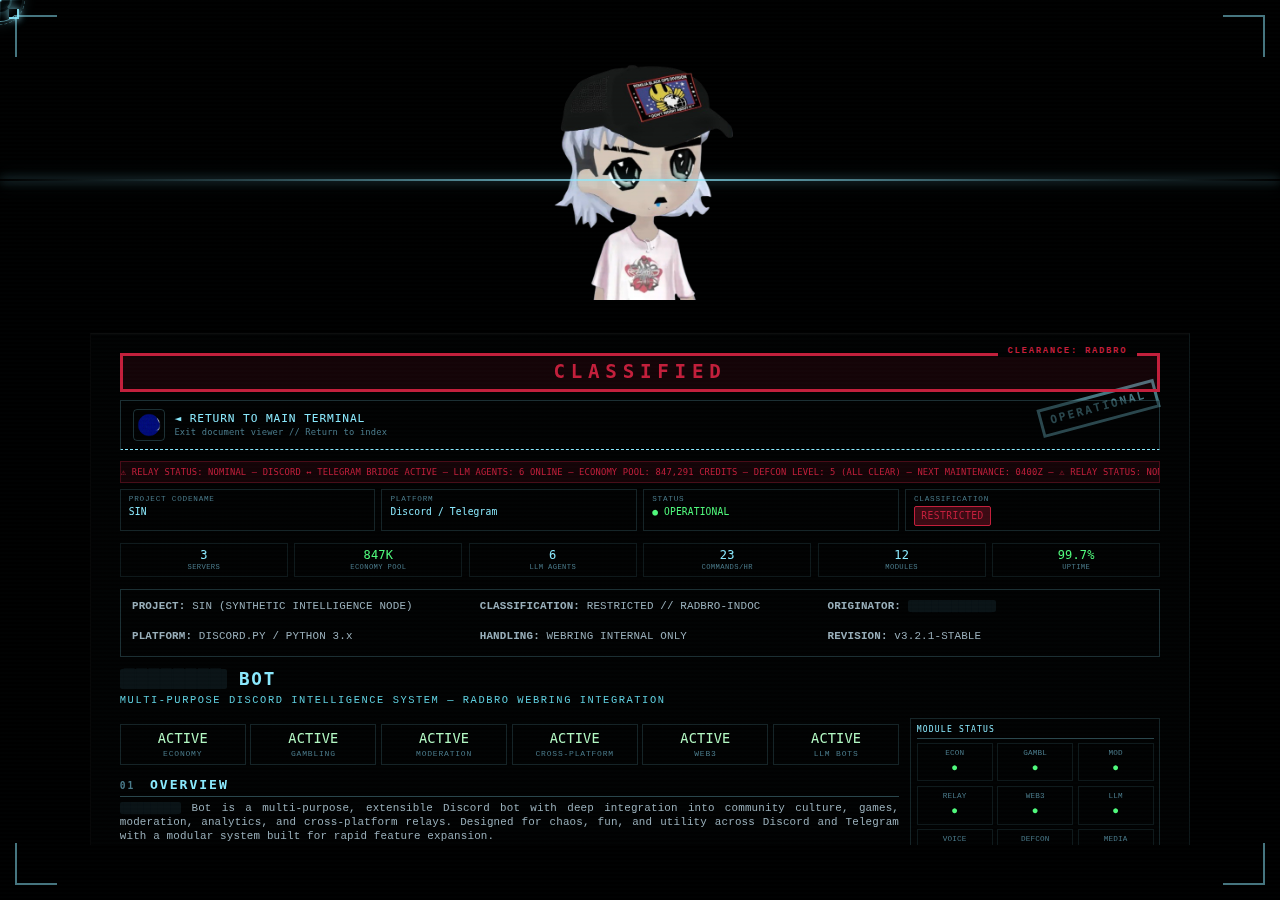
<file: deepdish_sin.html>
﻿<!DOCTYPE html>
<html lang="en">
<head>
    <meta charset="UTF-8">
    <meta name="viewport" content="width=device-width, initial-scale=1.0">
    <title>SIN Bot - Tyler (in real life)</title>
    <link rel="icon" type="image/x-icon" href="assets/favicon/favicon.ico">
    <link rel="icon" type="image/png" sizes="32x32" href="assets/favicon/favicon-32x32.png">
    <link rel="icon" type="image/png" sizes="16x16" href="assets/favicon/favicon-16x16.png">
    <link rel="apple-touch-icon" sizes="180x180" href="assets/favicon/apple-touch-icon.png">
    <link rel="manifest" href="assets/favicon/site.webmanifest">
    
    <!-- Open Graph / Facebook -->
    <meta property="og:type" content="website">
    <meta property="og:url" content="https://tylerirl.com/discord-bot">
    <meta property="og:title" content="Discord Bot - Tyler (in real life)">
    <meta property="og:description" content="A custom Discord bot with unique features and functionality">
    <meta property="og:image" content="https://tylerirl.com/assets/discord-bot.png">
    
    <!-- Twitter -->
    <meta property="twitter:card" content="summary_large_image">
    <meta property="twitter:url" content="https://tylerirl.com/discord-bot">
    <meta property="twitter:title" content="Discord Bot - Tyler (in real life)">
    <meta property="twitter:description" content="A custom Discord bot with unique features and functionality">
    <meta property="twitter:image" content="https://tylerirl.com/assets/discord-bot.png">
    <meta property="twitter:creator" content="@itsTylerIRL">
    <meta name="color-scheme" content="dark light">
    <meta name="supported-color-schemes" content="dark light">
    <meta name="theme-color" content="#000000" media="(prefers-color-scheme: dark)">
    <meta name="theme-color" content="#000000" media="(prefers-color-scheme: light)">
    <!-- Safari specific -->
    <meta name="apple-mobile-web-app-capable" content="yes">
    <meta name="apple-mobile-web-app-status-bar-style" content="black-translucent">
    
    <!-- External CSS -->
    <link rel="stylesheet" href="styles.css?v=1.1">
    <link rel="stylesheet" href="radgotchi.css">
    
    <!-- Three.js for 3D background -->
    <script src="https://cdnjs.cloudflare.com/ajax/libs/three.js/r128/three.min.js"></script>
    <script src="https://unpkg.com/three@0.128.0/examples/js/shaders/CopyShader.js"></script>
    <script src="https://unpkg.com/three@0.128.0/examples/js/shaders/LuminosityHighPassShader.js"></script>
    <script src="https://unpkg.com/three@0.128.0/examples/js/postprocessing/EffectComposer.js"></script>
    <script src="https://unpkg.com/three@0.128.0/examples/js/postprocessing/RenderPass.js"></script>
    <script src="https://unpkg.com/three@0.128.0/examples/js/postprocessing/ShaderPass.js"></script>
    <script src="https://unpkg.com/three@0.128.0/examples/js/postprocessing/UnrealBloomPass.js"></script>
    
    <style>
        @import url('https://fonts.googleapis.com/css2?family=Special+Elite&family=Courier+Prime:wght@400;700&family=Share+Tech+Mono&display=swap');
        
        .project-writeup {
            max-width: 1100px;
            margin: 1rem 70px;
            margin-left: auto;
            margin-right: auto;
            padding: 1.2rem 1.8rem;
            background: rgba(0, 0, 0, 0.15);
            backdrop-filter: blur(4px);
            -webkit-backdrop-filter: blur(4px);
            border: 1px solid rgba(139, 233, 253, 0.1);
            border-top-color: rgba(255, 255, 255, 0.05);
            border-left-color: rgba(255, 255, 255, 0.03);
            border-radius: 0;
            line-height: 1.3;
            font-family: 'Courier Prime', 'Courier New', monospace;
            position: relative;
            box-shadow: 0 8px 32px rgba(0, 0, 0, 0.2), inset 0 1px 0 rgba(255, 255, 255, 0.02);
            font-size: 0.7rem;
        }
        
        .project-writeup::before {
            content: '';
            position: absolute;
            top: 0; left: 0; right: 0; bottom: 0;
            background: repeating-linear-gradient(0deg, transparent, transparent 2px, rgba(139, 233, 253, 0.015) 2px, rgba(139, 233, 253, 0.015) 4px);
            pointer-events: none;
            z-index: 1;
        }
        
        .classified-header {
            text-align: center;
            border: 3px solid #c41e3a;
            padding: 0.25rem 1rem;
            margin-bottom: 0.5rem;
            background: rgba(196, 30, 58, 0.1);
            position: relative;
            transition: all 0.3s ease;
            cursor: default;
        }
        
        .classified-header:hover {
            background: rgba(196, 30, 58, 0.2);
            box-shadow: 0 0 30px rgba(196, 30, 58, 0.3), inset 0 0 20px rgba(196, 30, 58, 0.1);
        }
        
        .classified-header:hover h1 {
            text-shadow: 0 0 15px rgba(196, 30, 58, 0.8);
            letter-spacing: 0.5em;
        }
        
        .classified-header h1 {
            color: #c41e3a;
            font-family: 'Special Elite', monospace;
            font-size: 1.2rem;
            letter-spacing: 0.3em;
            margin: 0;
            text-transform: uppercase;
            transition: all 0.3s ease;
        }
        
        .classification-stamp {
            position: absolute;
            top: -10px;
            right: 20px;
            background: #000000;
            padding: 0 10px;
            color: #c41e3a;
            font-weight: bold;
            font-size: 0.55rem;
            letter-spacing: 0.2em;
        }
        
        /* Document bar */
        .document-bar {
            display: grid;
            grid-template-columns: repeat(4, 1fr);
            gap: 0.4rem;
            margin-bottom: 0.7rem;
            font-size: 0.6rem;
        }
        
        .document-bar-item {
            border: 1px solid rgba(139, 233, 253, 0.15);
            padding: 0.3rem 0.5rem;
            background: rgba(0, 0, 0, 0.3);
            transition: all 0.3s ease;
            cursor: default;
        }
        
        .document-bar-item:hover {
            background: rgba(139, 233, 253, 0.08);
            border-color: rgba(139, 233, 253, 0.4);
            transform: translateY(-2px);
            box-shadow: 0 4px 12px rgba(139, 233, 253, 0.15);
        }
        
        .document-bar-item:hover label { color: #8be9fd; }
        .document-bar-item:hover span { text-shadow: 0 0 8px rgba(139, 233, 253, 0.5); }
        
        .document-bar-item label {
            color: #4a7a8a;
            display: block;
            font-size: 0.48rem;
            letter-spacing: 0.1em;
            text-transform: uppercase;
            margin-bottom: 0.1rem;
            transition: color 0.3s ease;
        }
        
        .document-bar-item span {
            color: #8be9fd;
            font-family: 'Share Tech Mono', monospace;
            transition: text-shadow 0.3s ease;
        }
        
        /* Document info */
        .document-info {
            border: 1px solid rgba(139, 233, 253, 0.2);
            padding: 0.4rem 0.6rem;
            margin-bottom: 0.7rem;
            font-size: 0.62rem;
            color: #6a8a9a;
            display: grid;
            grid-template-columns: repeat(3, 1fr);
            gap: 0.3rem 1.5rem;
            transition: all 0.3s ease;
        }
        
        .document-info:hover {
            background: rgba(139, 233, 253, 0.03);
            border-color: rgba(139, 233, 253, 0.4);
        }
        
        .document-info p {
            margin: 0.1rem 0;
            color: #6a8a9a;
            transition: all 0.2s ease;
            padding: 0.1rem;
        }
        
        .document-info p:hover {
            background: rgba(139, 233, 253, 0.05);
            color: #8be9fd;
        }
        
        /* Headings */
        .project-writeup h2 {
            color: #8be9fd;
            margin-top: 0.7rem;
            margin-bottom: 0.25rem;
            border-bottom: 1px solid rgba(139, 233, 253, 0.3);
            padding-bottom: 0.15rem;
            font-family: 'Special Elite', monospace;
            font-size: 0.82rem;
            letter-spacing: 0.15em;
            text-transform: uppercase;
            transition: all 0.3s ease;
            cursor: default;
        }
        
        .project-writeup h2:hover {
            color: #b4f8c3;
            border-bottom-color: rgba(180, 248, 195, 0.5);
            text-shadow: 0 0 10px rgba(180, 248, 195, 0.5);
            padding-left: 10px;
        }
        
        .project-writeup h3 {
            color: #5fcfdf;
            margin-top: 0.5rem;
            margin-bottom: 0.2rem;
            font-family: 'Courier Prime', monospace;
            font-size: 0.7rem;
            text-transform: uppercase;
            letter-spacing: 0.1em;
            transition: all 0.3s ease;
            cursor: default;
        }
        
        .project-writeup h3:hover {
            color: #8be9fd;
            text-shadow: 0 0 8px rgba(139, 233, 253, 0.5);
            padding-left: 8px;
        }
        
        .project-writeup p {
            color: #9aafba;
            margin-bottom: 0.35rem;
            text-align: justify;
            font-size: 0.68rem;
        }
        
        .project-writeup ul, .project-writeup ol {
            color: #9aafba;
            margin-left: 1.2rem;
            margin-bottom: 0.35rem;
            font-size: 0.65rem;
        }
        
        .project-writeup li {
            margin-bottom: 0.15rem;
            transition: all 0.2s ease;
            padding: 0.05rem 0;
        }
        
        .project-writeup li:hover {
            color: #8be9fd;
            padding-left: 5px;
        }
        
        .project-writeup code {
            background: #0a0a0a;
            color: #8be9fd;
            padding: 0.1rem 0.2rem;
            border-radius: 0;
            font-family: 'Share Tech Mono', monospace;
            font-size: 0.63rem;
            border: 1px solid rgba(139, 233, 253, 0.2);
            transition: all 0.2s ease;
        }
        
        .project-writeup code:hover {
            background: rgba(139, 233, 253, 0.15);
            border-color: rgba(139, 233, 253, 0.5);
            color: #b4f8c3;
            box-shadow: 0 0 10px rgba(139, 233, 253, 0.3);
        }
        
        .project-writeup a {
            color: #8be9fd;
            text-decoration: none;
            border-bottom: 1px dashed #8be9fd;
            transition: all 0.2s;
        }
        
        .project-writeup a:hover {
            color: #b4f8c3;
            border-bottom-color: #b4f8c3;
        }
        
        /* Info boxes */
        .info-box {
            border: 1px solid rgba(139, 233, 253, 0.2);
            padding: 0.4rem;
            margin: 0.35rem 0;
            background: rgba(0, 0, 0, 0.3);
            font-size: 0.65rem;
            transition: all 0.3s ease;
            cursor: default;
        }
        
        .info-box:hover {
            background: rgba(139, 233, 253, 0.05);
            border-color: rgba(139, 233, 253, 0.5);
            transform: translateX(5px);
            box-shadow: -3px 0 15px rgba(139, 233, 253, 0.15);
        }
        
        .info-box:hover .info-box-header {
            color: #b4f8c3;
            text-shadow: 0 0 8px rgba(180, 248, 195, 0.5);
        }
        
        .info-box-header {
            color: #8be9fd;
            font-size: 0.6rem;
            text-transform: uppercase;
            letter-spacing: 0.1em;
            margin-bottom: 0.2rem;
            padding-bottom: 0.15rem;
            border-bottom: 1px solid rgba(139, 233, 253, 0.15);
            display: block;
            transition: color 0.3s ease;
        }
        
        /* Status grid */
        .status-grid {
            display: grid;
            grid-template-columns: repeat(6, 1fr);
            gap: 0.3rem;
            margin: 0.35rem 0;
        }
        
        .status-item {
            text-align: center;
            padding: 0.3rem;
            border: 1px solid rgba(139, 233, 253, 0.15);
            background: rgba(0, 0, 0, 0.3);
            transition: all 0.3s ease;
            cursor: default;
        }
        
        .status-item:hover {
            background: rgba(139, 233, 253, 0.08);
            border-color: rgba(139, 233, 253, 0.5);
            transform: translateY(-3px);
            box-shadow: 0 6px 20px rgba(139, 233, 253, 0.2);
        }
        
        .status-item:hover .value {
            text-shadow: 0 0 12px currentColor;
            transform: scale(1.1);
            display: inline-block;
        }
        
        .status-item .label {
            display: block;
            color: #4a7a8a;
            font-size: 0.5rem;
            letter-spacing: 0.1em;
            text-transform: uppercase;
            margin-top: 0.1rem;
        }
        
        .status-item .value {
            color: #8be9fd;
            font-family: 'Share Tech Mono', monospace;
            font-size: 0.85rem;
            transition: all 0.3s ease;
        }
        
        .value.green, .value.ok { color: #b4f8c3; }
        .value.red, .value.alert { color: #c41e3a; }
        .value.yellow { color: #f1fa8c; }
        .value.cyan { color: #8be9fd; }
        
        /* Mini stat */
        .mini-stat {
            text-align: center;
            padding: 0.25rem;
            border: 1px solid rgba(139, 233, 253, 0.1);
            background: rgba(0, 0, 0, 0.2);
            transition: all 0.3s ease;
            cursor: default;
        }
        
        .mini-stat:hover {
            background: rgba(139, 233, 253, 0.1);
            border-color: rgba(139, 233, 253, 0.4);
            transform: scale(1.05);
            box-shadow: 0 0 15px rgba(139, 233, 253, 0.2);
        }
        
        .mini-stat:hover .value { text-shadow: 0 0 10px currentColor; }
        
        .mini-stat .value {
            font-family: 'Share Tech Mono', monospace;
            font-size: 0.75rem;
            color: #8be9fd;
            transition: text-shadow 0.3s ease;
        }
        
        .mini-stat .label {
            font-size: 0.45rem;
            color: #4a7a8a;
            text-transform: uppercase;
            letter-spacing: 0.05em;
        }
        
        /* Image grid */
        .intel-images {
            display: flex;
            gap: 0.4rem;
            justify-content: center;
            flex-wrap: wrap;
            margin: 0.4rem 0;
        }
        
        .intel-images img {
            border: 1px solid rgba(139, 233, 253, 0.15);
            border-radius: 0;
            filter: grayscale(30%) contrast(1.1);
            transition: all 0.4s ease;
            cursor: pointer;
        }
        
        .intel-images img:hover {
            filter: grayscale(0%) contrast(1.2) brightness(1.1);
            border-color: rgba(139, 233, 253, 0.5);
            box-shadow: 0 0 30px rgba(139, 233, 253, 0.3);
            transform: scale(1.02);
        }
        
        /* Redacted */
        .redacted {
            background: #0a1215;
            color: #0a1215;
            padding: 0 4px;
            user-select: none;
            border-radius: 2px;
            position: relative;
            transition: all 0.3s ease;
            cursor: not-allowed;
        }
        
        .redacted:hover {
            background: #1a2530;
            animation: redacted-glitch 0.3s ease infinite;
        }
        
        @keyframes redacted-glitch {
            0%, 100% { transform: translateX(0); }
            25% { transform: translateX(-1px); }
            75% { transform: translateX(1px); }
        }
        
        .redacted-block {
            background: #0a1215;
            padding: 0.25rem 0.4rem;
            margin: 0.35rem 0;
            border-left: 3px solid #c41e3a;
            font-style: italic;
            color: #4a6a7a;
            font-size: 0.63rem;
            overflow-wrap: break-word;
            transition: all 0.3s ease;
            cursor: default;
        }
        
        .redacted-block:hover {
            background: rgba(139, 233, 253, 0.03);
            border-left-color: #8be9fd;
            color: #6a8a9a;
        }
        
        /* Stamps */
        .stamp {
            position: absolute;
            transform: rotate(-15deg);
            border: 3px solid;
            padding: 0.25rem 0.5rem;
            font-family: 'Special Elite', monospace;
            font-weight: bold;
            letter-spacing: 0.2em;
            opacity: 0.5;
            pointer-events: auto;
            font-size: 0.7rem;
            transition: all 0.3s ease;
            cursor: pointer;
        }
        
        .stamp:hover {
            opacity: 0.9;
            transform: rotate(-15deg) scale(1.15);
        }
        
        .stamp.approved {
            color: #8be9fd;
            border-color: #8be9fd;
            top: 60px;
            right: 30px;
        }
        
        .stamp.approved:hover {
            box-shadow: 0 0 20px rgba(139, 233, 253, 0.5);
            text-shadow: 0 0 10px rgba(139, 233, 253, 0.8);
        }
        
        .stamp.eyes-only {
            color: #c41e3a;
            border-color: #c41e3a;
            bottom: 80px;
            left: 20px;
            transform: rotate(12deg);
        }
        
        .stamp.eyes-only:hover {
            box-shadow: 0 0 20px rgba(196, 30, 58, 0.5);
            text-shadow: 0 0 10px rgba(196, 30, 58, 0.8);
            transform: rotate(12deg) scale(1.15);
        }
        
        /* Ticker */
        .ticker-wrap {
            overflow: hidden;
            background: rgba(196, 30, 58, 0.1);
            border: 1px solid rgba(196, 30, 58, 0.3);
            padding: 0.15rem 0;
            margin-bottom: 0.4rem;
            transition: all 0.3s ease;
            cursor: default;
        }
        
        .ticker-wrap:hover {
            background: rgba(196, 30, 58, 0.2);
            border-color: rgba(196, 30, 58, 0.5);
        }
        
        .ticker-wrap:hover .ticker {
            animation-play-state: paused;
            color: #ff6b6b;
        }
        
        .ticker {
            display: inline-block;
            white-space: nowrap;
            animation: ticker 30s linear infinite;
            font-family: 'Share Tech Mono', monospace;
            font-size: 0.55rem;
            color: #c41e3a;
        }
        
        @keyframes ticker {
            0% { transform: translateX(100%); }
            100% { transform: translateX(-100%); }
        }
        
        /* Clearance badges */
        .clearance-badge {
            display: inline-block;
            padding: 0.15rem 0.4rem;
            font-size: 0.6rem;
            letter-spacing: 0.05em;
            text-transform: uppercase;
            border-radius: 2px;
            margin-right: 0.3rem;
            transition: all 0.3s ease;
            cursor: pointer;
        }
        
        .clearance-badge:hover { transform: scale(1.15); box-shadow: 0 0 15px currentColor; }
        .clearance-badge.ts { background: rgba(196, 30, 58, 0.3); color: #c41e3a; border: 1px solid #c41e3a; }
        .clearance-badge.ts:hover { background: rgba(196, 30, 58, 0.5); box-shadow: 0 0 15px rgba(196, 30, 58, 0.6); }
        .clearance-badge.s { background: rgba(255, 121, 198, 0.2); color: #ff79c6; border: 1px solid #ff79c6; }
        .clearance-badge.s:hover { background: rgba(255, 121, 198, 0.4); box-shadow: 0 0 15px rgba(255, 121, 198, 0.6); }
        .clearance-badge.c { background: rgba(139, 233, 253, 0.2); color: #8be9fd; border: 1px solid #8be9fd; }
        .clearance-badge.c:hover { background: rgba(139, 233, 253, 0.4); box-shadow: 0 0 15px rgba(139, 233, 253, 0.6); }
        
        /* Section number */
        .section-number {
            color: #4a7a8a;
            font-size: 0.6rem;
            margin-right: 0.3rem;
        }
        
        /* Warning box */
        .warning-box {
            border: 2px solid #c41e3a;
            background: rgba(196, 30, 58, 0.05);
            padding: 0.4rem;
            margin: 0.4rem 0;
            position: relative;
            font-size: 0.63rem;
            transition: all 0.3s ease;
            cursor: default;
        }
        
        .warning-box::before {
            content: '\26A0 WARNING';
            position: absolute;
            top: -10px;
            left: 15px;
            background: #000000;
            padding: 0 8px;
            color: #c41e3a;
            font-weight: bold;
            font-size: 0.55rem;
            letter-spacing: 0.1em;
        }
        
        .warning-box:hover {
            background: rgba(196, 30, 58, 0.12);
            border-color: #ff4757;
            box-shadow: 0 0 20px rgba(196, 30, 58, 0.3), inset 0 0 30px rgba(196, 30, 58, 0.05);
            transform: scale(1.01);
        }
        
        /* Caution box */
        .caution-box {
            border: 1px solid #f1fa8c;
            background: rgba(241, 250, 140, 0.05);
            padding: 0.25rem 0.4rem;
            margin: 0.35rem 0;
            font-size: 0.6rem;
            color: #f1fa8c;
            transition: all 0.3s ease;
            cursor: default;
        }
        
        .caution-box::before {
            content: '\25B3 CAUTION: ';
            font-weight: bold;
        }
        
        .caution-box:hover {
            background: rgba(241, 250, 140, 0.12);
            border-color: #ffff6b;
            box-shadow: 0 0 15px rgba(241, 250, 140, 0.2);
            transform: translateX(5px);
        }
        
        /* Code block */
        .code-block {
            background: rgba(0, 0, 0, 0.5);
            border: 1px solid rgba(139, 233, 253, 0.15);
            padding: 0.35rem;
            font-family: 'Share Tech Mono', monospace;
            font-size: 0.6rem;
            color: #8be9fd;
            overflow-x: auto;
            margin: 0.35rem 0;
            transition: all 0.3s ease;
            cursor: text;
        }
        
        .code-block:hover {
            background: rgba(0, 0, 0, 0.7);
            border-color: rgba(139, 233, 253, 0.4);
            box-shadow: 0 0 20px rgba(139, 233, 253, 0.15), inset 0 0 30px rgba(139, 233, 253, 0.03);
        }
        
        .code-block .comment { color: #4a7a8a; }
        .code-block .keyword { color: #ff79c6; }
        .code-block .string { color: #f1fa8c; }
        
        /* Two/three/four col grids */
        .two-col { display: grid; grid-template-columns: 1fr 1fr; gap: 0.7rem; margin: 0.4rem 0; }
        .three-col { display: grid; grid-template-columns: repeat(3, 1fr); gap: 0.5rem; margin: 0.4rem 0; }
        .four-col { display: grid; grid-template-columns: repeat(4, 1fr); gap: 0.35rem; margin: 0.4rem 0; }
        
        /* Spec table */
        .spec-table {
            width: 100%;
            border-collapse: collapse;
            font-size: 0.6rem;
            margin: 0.35rem 0;
        }
        
        .spec-table th, .spec-table td {
            border: 1px solid rgba(139, 233, 253, 0.15);
            padding: 0.2rem 0.4rem;
            text-align: left;
        }
        
        .spec-table th {
            background: rgba(139, 233, 253, 0.08);
            color: #8be9fd;
            font-weight: normal;
            text-transform: uppercase;
            letter-spacing: 0.05em;
            font-size: 0.55rem;
        }
        
        .spec-table td { color: #9aafba; background: rgba(0, 0, 0, 0.2); }
        .spec-table td.highlight { color: #8be9fd; }
        .spec-table tr { transition: all 0.2s ease; }
        .spec-table tbody tr:hover, .spec-table tr:hover { background: rgba(139, 233, 253, 0.08) !important; }
        .spec-table tr:hover td { color: #8be9fd; text-shadow: 0 0 5px rgba(139, 233, 253, 0.3); }
        
        /* Compact table */
        .compact-table { width: 100%; border-collapse: collapse; font-size: 0.52rem; }
        .compact-table th, .compact-table td { border: 1px solid rgba(139, 233, 253, 0.1); padding: 0.15rem 0.3rem; text-align: left; }
        .compact-table th { background: rgba(139, 233, 253, 0.05); color: #5fcfdf; font-weight: normal; text-transform: uppercase; letter-spacing: 0.03em; }
        .compact-table td { color: #7a9aaa; background: rgba(0, 0, 0, 0.15); }
        .compact-table tr { transition: all 0.2s ease; }
        .compact-table tr:hover { background: rgba(139, 233, 253, 0.1) !important; }
        .compact-table tr:hover td { color: #b4f8c3 !important; }
        
        /* Timeline */
        .timeline { border-left: 2px solid rgba(139, 233, 253, 0.3); padding-left: 0.7rem; margin: 0.4rem 0; }
        .timeline-item {
            position: relative;
            padding-bottom: 0.35rem;
            font-size: 0.63rem;
            transition: all 0.3s ease;
            cursor: default;
            padding-left: 0.5rem;
            margin-left: -0.5rem;
        }
        .timeline-item::before {
            content: '';
            position: absolute;
            left: -1.05rem;
            top: 0.2rem;
            width: 8px;
            height: 8px;
            background: #8be9fd;
            border-radius: 50%;
            transition: all 0.3s ease;
        }
        .timeline-item:hover {
            background: rgba(139, 233, 253, 0.05);
            padding-left: 1rem;
        }
        .timeline-item:hover::before {
            background: #b4f8c3;
            box-shadow: 0 0 10px rgba(180, 248, 195, 0.8);
            transform: scale(1.5);
        }
        .timeline-item:hover strong { color: #8be9fd; text-shadow: 0 0 8px rgba(139, 233, 253, 0.5); }
        .timeline-item .date { color: #4a7a8a; font-size: 0.55rem; }
        
        /* Document layout with sidebar */
        .document-layout {
            display: grid;
            grid-template-columns: 1fr 250px;
            gap: 0.7rem;
            align-items: start;
        }
        
        .main-content-area { min-width: 0; }
        
        .intel-sidebar {
            position: sticky;
            top: 1rem;
            display: flex;
            flex-direction: column;
            gap: 0.35rem;
        }
        
        .sidebar-panel {
            border: 1px solid rgba(139, 233, 253, 0.15);
            background: rgba(0, 0, 0, 0.4);
            padding: 0.35rem;
            font-size: 0.58rem;
            transition: all 0.3s ease;
        }
        
        .sidebar-panel:hover {
            background: rgba(0, 0, 0, 0.6);
            border-color: rgba(139, 233, 253, 0.4);
            transform: scale(1.02);
            box-shadow: 0 0 20px rgba(139, 233, 253, 0.1);
        }
        
        .sidebar-panel-header {
            color: #c41e3a;
            font-size: 0.5rem;
            text-transform: uppercase;
            letter-spacing: 0.15em;
            margin-bottom: 0.25rem;
            padding-bottom: 0.15rem;
            border-bottom: 1px solid rgba(196, 30, 58, 0.3);
            font-family: 'Special Elite', monospace;
        }
        
        .sidebar-panel-header.cyan { color: #8be9fd; border-bottom-color: rgba(139, 233, 253, 0.3); }
        .sidebar-panel-header.green { color: #50fa7b; border-bottom-color: rgba(80, 250, 123, 0.3); }
        
        /* Incident log */
        .incident-log {
            max-height: 180px;
            overflow-y: auto;
            font-family: 'Share Tech Mono', monospace;
        }
        .incident-log::-webkit-scrollbar { width: 4px; }
        .incident-log::-webkit-scrollbar-track { background: rgba(0, 0, 0, 0.3); }
        .incident-log::-webkit-scrollbar-thumb { background: rgba(139, 233, 253, 0.3); }
        
        .incident-entry {
            padding: 0.3rem 0.3rem;
            border-bottom: 1px solid rgba(139, 233, 253, 0.1);
            transition: all 0.2s ease;
            cursor: default;
            margin: 0 -0.3rem;
        }
        .incident-entry:last-child { border-bottom: none; }
        .incident-entry:hover {
            background: rgba(139, 233, 253, 0.08);
            padding-left: 0.5rem;
            border-left: 2px solid #8be9fd;
        }
        .incident-time { color: #4a7a8a; font-size: 0.48rem; }
        .incident-msg { color: #9aafba; }
        .incident-msg.alert { color: #c41e3a; }
        .incident-msg.warn { color: #f1fa8c; }
        .incident-msg.ok { color: #50fa7b; }
        
        /* Personnel roster */
        .personnel-entry {
            display: flex;
            justify-content: space-between;
            align-items: center;
            padding: 0.25rem 0.3rem;
            border-bottom: 1px solid rgba(139, 233, 253, 0.08);
            transition: all 0.2s ease;
            cursor: default;
            margin: 0 -0.3rem;
        }
        .personnel-entry:hover { background: rgba(139, 233, 253, 0.1); padding-left: 0.6rem; }
        .personnel-entry:hover .personnel-name { color: #8be9fd; }
        .personnel-name { color: #9aafba; }
        .personnel-status {
            font-size: 0.48rem;
            padding: 0.1rem 0.3rem;
            border-radius: 2px;
            transition: all 0.3s ease;
        }
        .personnel-status.active { background: rgba(80, 250, 123, 0.2); color: #50fa7b; }
        .personnel-status.standby { background: rgba(241, 250, 140, 0.2); color: #f1fa8c; }
        .personnel-status.offline { background: rgba(196, 30, 58, 0.2); color: #c41e3a; }
        
        /* Comms */
        .comms-entry {
            background: rgba(0, 0, 0, 0.3);
            padding: 0.25rem;
            margin-bottom: 0.2rem;
            border-left: 2px solid #4a7a8a;
            font-size: 0.55rem;
            transition: all 0.3s ease;
            cursor: default;
        }
        .comms-entry:hover { background: rgba(139, 233, 253, 0.1); border-left-width: 4px; padding-left: 0.6rem; transform: translateX(3px); }
        .comms-entry.priority { border-left-color: #c41e3a; background: rgba(196, 30, 58, 0.05); }
        .comms-entry.priority:hover { background: rgba(196, 30, 58, 0.15); box-shadow: 0 0 15px rgba(196, 30, 58, 0.2); }
        .comms-entry:hover .comms-body { color: #8be9fd; }
        .comms-header { display: flex; justify-content: space-between; margin-bottom: 0.1rem; }
        .comms-channel { color: #ff79c6; font-size: 0.48rem; }
        .comms-time { color: #4a7a8a; font-size: 0.48rem; }
        .comms-body { color: #9aafba; }
        
        /* Network grid */
        .network-grid { display: grid; grid-template-columns: repeat(3, 1fr); gap: 0.3rem; }
        .network-node {
            text-align: center;
            padding: 0.3rem;
            background: rgba(0, 0, 0, 0.3);
            border: 1px solid rgba(139, 233, 253, 0.1);
            transition: all 0.3s ease;
            cursor: pointer;
        }
        .network-node:hover {
            background: rgba(139, 233, 253, 0.15);
            border-color: rgba(139, 233, 253, 0.5);
            transform: scale(1.1);
            z-index: 10;
            position: relative;
        }
        .network-node:hover .node-status { animation: pulse-glow 0.5s ease infinite alternate; }
        @keyframes pulse-glow {
            from { text-shadow: 0 0 5px currentColor; }
            to { text-shadow: 0 0 15px currentColor, 0 0 25px currentColor; }
        }
        .network-node .node-id { font-size: 0.48rem; color: #4a7a8a; }
        .network-node .node-status { font-size: 0.7rem; margin-top: 0.15rem; transition: all 0.3s ease; }
        .network-node .node-status.up { color: #50fa7b; }
        .network-node .node-status.down { color: #c41e3a; }
        .network-node .node-status.degraded { color: #f1fa8c; }
        
        /* Blink animation */
        .blink { animation: blink-animation 1s steps(2, start) infinite; }
        @keyframes blink-animation { to { visibility: hidden; } }
        
        /* Doc button container */
        .doc-button-container {
            display: grid;
            grid-template-columns: 1fr;
            gap: 0.5rem;
            margin-bottom: 0.7rem;
        }
        
        .doc-return-home {
            display: flex;
            align-items: center;
            gap: 0.6rem;
            padding: 0.5rem 0.75rem;
            background: rgba(0, 0, 0, 0.4);
            border: 1px solid rgba(139, 233, 253, 0.2);
            text-decoration: none;
            transition: all 0.2s ease;
            position: relative;
            overflow: hidden;
        }
        
        .doc-return-home::before {
            content: '';
            position: absolute;
            top: 0; left: -100%; width: 100%; height: 100%;
            background: linear-gradient(90deg, transparent, rgba(139, 233, 253, 0.1), transparent);
            transition: left 0.5s ease;
        }
        
        .doc-return-home:hover::before { left: 100%; }
        .doc-return-home:hover { background: rgba(139, 233, 253, 0.08); border-color: rgba(139, 233, 253, 0.5); }
        .doc-return-home:hover img { transform: scale(1.1); box-shadow: 0 0 15px rgba(139, 233, 253, 0.5); }
        
        .doc-return-home img {
            width: 32px; height: 32px; border-radius: 4px;
            border: 1px solid rgba(139, 233, 253, 0.2);
            transition: all 0.3s ease;
        }
        
        .doc-return-home-text { display: flex; flex-direction: column; align-items: flex-start; }
        .doc-return-home-text span { font-family: 'Share Tech Mono', monospace; font-size: 0.7rem; color: #8be9fd; letter-spacing: 0.08em; text-transform: uppercase; }
        .doc-return-home-text small { font-size: 0.55rem; color: #4a7a8a; font-family: 'Courier Prime', monospace; }
        
        /* Footnote */
        .footnote {
            font-size: 0.55rem;
            color: #4a6a7a;
            border-top: 1px solid rgba(139, 233, 253, 0.2);
            margin-top: 0.7rem;
            padding-top: 0.35rem;
            transition: all 0.3s ease;
            cursor: default;
        }
        .footnote:hover { color: #6a9aaa; background: rgba(139, 233, 253, 0.02); padding-left: 10px; }
        
        /* Document footer */
        .document-footer {
            margin-top: 0.7rem;
            padding-top: 0.35rem;
            border-top: 2px solid rgba(139, 233, 253, 0.3);
            text-align: center;
            font-size: 0.55rem;
            color: #4a6a7a;
            transition: all 0.3s ease;
        }
        
        .document-footer:hover { color: #6a8a9a; border-top-color: rgba(139, 233, 253, 0.5); }
        .document-footer p { text-align: center; color: #4a7a8a; font-size: 0.55rem; }
        .document-footer .highlight { color: #ff79c6; }
        
        /* Back link */
        .back-link {
            display: inline-block;
            margin: 0.4rem 0;
            color: #8be9fd;
            text-decoration: none;
            border-bottom: 1px dashed #8be9fd;
            transition: all 0.3s ease;
            font-family: 'Courier Prime', monospace;
        }
        .back-link:hover {
            color: #b4f8c3;
            border-bottom-color: #b4f8c3;
            text-shadow: 0 0 10px rgba(180, 248, 195, 0.5);
            transform: translateX(-5px);
            display: inline-block;
        }
        
        /* ========================================
           MEDIA QUERIES
           ======================================== */
        
        @media (max-width: 1100px) {
            .project-writeup { margin-left: 60px; margin-right: 60px; }
            .document-layout { grid-template-columns: 1fr; }
            .intel-sidebar { position: static; display: grid; grid-template-columns: repeat(2, 1fr); }
        }
        
        @media (max-width: 900px) {
            .project-writeup { margin-left: 55px; margin-right: 55px; }
            .two-col, .three-col, .four-col { grid-template-columns: 1fr; }
            .document-bar { grid-template-columns: repeat(2, 1fr); }
            .document-info { grid-template-columns: 1fr; }
            .status-grid { grid-template-columns: repeat(3, 1fr); }
            .intel-sidebar { grid-template-columns: 1fr; }
        }
        
        @media (max-width: 768px) {
            .doc-button-container { grid-template-columns: 1fr; gap: 0.35rem; margin-bottom: 0.5rem; }
            .doc-return-home { padding: 0.35rem 0.5rem; gap: 0.4rem; }
            .doc-return-home img { width: 24px; height: 24px; }
            .doc-return-home-text span { font-size: 0.55rem; }
            .doc-return-home-text small { font-size: 0.45rem; }
            
            .project-writeup {
                margin-left: 10px;
                margin-right: 10px;
                padding: 0.8rem;
                font-size: 0.62rem;
                line-height: 1.25;
            }
            
            .stamp { display: none; }
            
            .classified-header { padding: 0.15rem 0.25rem; margin-bottom: 0.3rem; border-width: 2px; }
            .classified-header h1 { font-size: 0.65rem; letter-spacing: 0.1em; }
            .classification-stamp { font-size: 0.45rem; top: -8px; right: 5px; letter-spacing: 0.08em; padding: 0 5px; }
            
            .document-bar { grid-template-columns: 1fr 1fr; gap: 0.2rem; margin-bottom: 0.3rem; }
            .document-bar-item { padding: 0.15rem 0.25rem; }
            .document-bar-item label { margin-bottom: 0.1rem; font-size: 0.45rem; }
            .document-bar-item span { font-size: 0.55rem; }
            
            .mini-stat { padding: 0.2rem; }
            .mini-stat .value { font-size: 0.6rem; }
            .mini-stat .label { font-size: 0.4rem; }
            
            .ticker-wrap { margin-bottom: 0.3rem; padding: 0.1rem 0; }
            .ticker { font-size: 0.45rem; }
            
            .document-info { padding: 0.25rem; font-size: 0.5rem; gap: 0.15rem; grid-template-columns: 1fr !important; }
            .document-info p { font-size: 0.5rem; margin: 0.05rem 0; }
            
            .status-grid { grid-template-columns: repeat(2, 1fr); gap: 0.25rem; }
            .status-item { padding: 0.3rem; }
            .status-item .value { font-size: 0.7rem; }
            .status-item .label { font-size: 0.4rem; }
            
            .four-col { grid-template-columns: repeat(2, 1fr); gap: 0.3rem; }
            .two-col, .three-col { grid-template-columns: 1fr !important; gap: 0.4rem; }
            
            .info-box { padding: 0.25rem; font-size: 0.5rem; margin: 0.2rem 0; }
            .info-box-header { font-size: 0.45rem; margin-bottom: 0.15rem; }
            
            .project-writeup h1 { font-size: 0.85rem !important; }
            .project-writeup h2 { font-size: 0.62rem; margin-top: 0.5rem; margin-bottom: 0.15rem; letter-spacing: 0.08em; }
            .project-writeup h3 { font-size: 0.55rem; margin-top: 0.3rem; }
            .project-writeup p { font-size: 0.55rem; text-align: left; margin-bottom: 0.25rem; }
            .project-writeup ul, .project-writeup ol { font-size: 0.5rem; margin-left: 0.8rem; margin-bottom: 0.25rem; }
            .project-writeup li { margin-bottom: 0.1rem; }
            
            .spec-table { font-size: 0.45rem; margin: 0.2rem 0; }
            .spec-table th, .spec-table td { padding: 0.1rem 0.2rem; }
            .spec-table th { font-size: 0.4rem; }
            .compact-table { font-size: 0.4rem; }
            .compact-table th, .compact-table td { padding: 0.1rem 0.15rem; }
            
            .code-block { padding: 0.2rem; font-size: 0.45rem; margin: 0.2rem 0; }
            .project-writeup code { font-size: 0.48rem; padding: 0.05rem 0.15rem; }
            
            .document-layout { grid-template-columns: 1fr !important; gap: 0.75rem; }
            .intel-sidebar { position: static !important; grid-template-columns: 1fr !important; gap: 0.4rem; order: 2; }
            .sidebar-panel { padding: 0.4rem; }
            .sidebar-panel-header { font-size: 0.5rem; margin-bottom: 0.3rem; }
            
            .incident-log { max-height: 100px; }
            .incident-time { font-size: 0.4rem; }
            .incident-msg { font-size: 0.5rem; }
            .incident-entry { padding: 0.2rem 0; }
            
            .network-grid { grid-template-columns: repeat(4, 1fr); gap: 0.2rem; }
            .network-node { padding: 0.15rem; }
            .network-node .node-id { font-size: 0.4rem; }
            .network-node .node-status { font-size: 0.5rem; }
            
            .personnel-entry { font-size: 0.5rem; padding: 0.2rem 0; }
            .personnel-status { font-size: 0.4rem; }
            
            .comms-entry { font-size: 0.45rem; padding: 0.2rem; }
            .comms-channel, .comms-time { font-size: 0.4rem; }
            
            .warning-box { padding: 0.25rem; font-size: 0.48rem; margin: 0.25rem 0; }
            .warning-box::before { font-size: 0.4rem; top: -8px; left: 8px; }
            .caution-box { font-size: 0.45rem; padding: 0.2rem 0.3rem; margin: 0.2rem 0; }
            
            .timeline { padding-left: 0.4rem; margin: 0.25rem 0; }
            .timeline-item { font-size: 0.48rem; padding: 0.15rem 0; }
            .timeline-item .date { font-size: 0.4rem; }
            
            .clearance-badge { font-size: 0.4rem; padding: 0.08rem 0.2rem; }
            
            .document-footer { font-size: 0.42rem; margin-top: 0.4rem; padding-top: 0.25rem; }
            .footnote { font-size: 0.4rem; margin-top: 0.4rem; padding-top: 0.25rem; }
            .redacted-block { font-size: 0.48rem; padding: 0.15rem 0.25rem; margin: 0.2rem 0; }
            .section-number { font-size: 0.5rem; }
            .back-link { font-size: 0.6rem; }
            
            .project-writeup img { max-width: 100%; height: auto; }
            .intel-images img { max-width: 100% !important; }
        }
        
        @media (max-width: 480px) {
            .document-bar { grid-template-columns: 1fr; }
            .four-col { grid-template-columns: 1fr; }
            .status-grid { grid-template-columns: 1fr 1fr; }
            .network-grid { grid-template-columns: repeat(3, 1fr); }
            .classified-header h1 { font-size: 0.55rem; letter-spacing: 0.08em; }
            .project-writeup h2 { font-size: 0.52rem; }
            .project-writeup p { font-size: 0.48rem; }
        }
    </style>
</head><body>
    <!-- Corner Brackets Border -->
    <div class="corner-brackets"><div class="bottom"></div></div>
    <main class="main-content">
    <!-- Hero Section -->
    <section id="home" class="hero">
        <div class="container">
            <div style="text-align: center; margin: 0.3rem 0;">
                <img src="assets/remilio2.png" alt="Remilio" style="max-width: 200px; height: auto; border-radius: 8px;">
            </div>
        </div>
    </section>

    <!-- Project Write-up Section -->
    <section class="project-writeup">
        <!-- Classification stamps -->
        <div class="stamp approved">OPERATIONAL</div>
        <div class="stamp eyes-only">EYES ONLY</div>
        
        <!-- Document header -->
        <div class="classified-header">
            <span class="classification-stamp">CLEARANCE: RADBRO</span>
            <h1>CLASSIFIED</h1>
        </div>
        
        <!-- Return to DeepDish -->
        <div class="doc-button-container">
            <a href="deepdish.html" class="doc-return-home">
                <img src="assets/wee.gif" alt="[SEAL]">
                <div class="doc-return-home-text">
                    <span>&#9668; Return to Main Terminal</span>
                    <small>Exit document viewer // Return to index</small>
                </div>
            </a>
        </div>
        
        <!-- Alert ticker -->
        <div class="ticker-wrap">
            <div class="ticker">
                &#9888; RELAY STATUS: NOMINAL &#8212; DISCORD &#8596; TELEGRAM BRIDGE ACTIVE &#8212; LLM AGENTS: 6 ONLINE &#8212; ECONOMY POOL: 847,291 CREDITS &#8212; DEFCON LEVEL: 5 (ALL CLEAR) &#8212; NEXT MAINTENANCE: 0400Z &#8212; &#9888; RELAY STATUS: NOMINAL &#8212; DISCORD &#8596; TELEGRAM BRIDGE ACTIVE &#8212;
            </div>
        </div>
        
        <!-- Quick status bar -->
        <div class="document-bar">
            <div class="document-bar-item">
                <label>Project Codename</label>
                <span>SIN</span>
            </div>
            <div class="document-bar-item">
                <label>Platform</label>
                <span>Discord / Telegram</span>
            </div>
            <div class="document-bar-item">
                <label>Status</label>
                <span style="color: #50fa7b;">&#9679; OPERATIONAL</span>
            </div>
            <div class="document-bar-item">
                <label>Classification</label>
                <span class="clearance-badge ts">RESTRICTED</span>
            </div>
        </div>
        
        <!-- Secondary stats bar -->
        <div style="display: grid; grid-template-columns: repeat(6, 1fr); gap: 0.4rem; margin-bottom: 0.7rem; font-size: 0.6rem;">
            <div class="mini-stat">
                <div class="value">3</div>
                <div class="label">Servers</div>
            </div>
            <div class="mini-stat">
                <div class="value" style="color: #50fa7b;">847K</div>
                <div class="label">Economy Pool</div>
            </div>
            <div class="mini-stat">
                <div class="value">6</div>
                <div class="label">LLM Agents</div>
            </div>
            <div class="mini-stat">
                <div class="value">23</div>
                <div class="label">Commands/hr</div>
            </div>
            <div class="mini-stat">
                <div class="value">12</div>
                <div class="label">Modules</div>
            </div>
            <div class="mini-stat">
                <div class="value" style="color: #50fa7b;">99.7%</div>
                <div class="label">Uptime</div>
            </div>
        </div>
        
        <!-- Document metadata -->
        <div class="document-info">
            <p><strong>PROJECT:</strong> SIN (SYNTHETIC INTELLIGENCE NODE)</p>
            <p><strong>CLASSIFICATION:</strong> RESTRICTED // RADBRO-INDOC</p>
            <p><strong>ORIGINATOR:</strong> <span class="redacted">&#9608;&#9608;&#9608;&#9608;&#9608;&#9608;&#9608;&#9608;&#9608;&#9608;&#9608;&#9608;</span></p>
            <p><strong>PLATFORM:</strong> DISCORD.PY / PYTHON 3.x</p>
            <p><strong>HANDLING:</strong> WEBRING INTERNAL ONLY</p>
            <p><strong>REVISION:</strong> v3.2.1-STABLE</p>
        </div>
        
        <h1 style="color: #8be9fd; margin-bottom: 0.15rem; font-family: 'Special Elite', monospace; letter-spacing: 0.1em; font-size: 1.1rem;"><span class="redacted">&#9608;&#9608;&#9608;&#9608;&#9608;&#9608;&#9608;&#9608;</span> BOT</h1>
        <p style="color: #5fcfdf; margin-bottom: 0.7rem; font-size: 0.65rem; letter-spacing: 0.15em;">MULTI-PURPOSE DISCORD INTELLIGENCE SYSTEM &#8212; RADBRO WEBRING INTEGRATION</p>
        
        <div class="document-layout">
        <div class="main-content-area">
        
        <!-- Capability Status Grid -->
        <div class="status-grid">
            <div class="status-item">
                <div class="value ok">ACTIVE</div>
                <div class="label">Economy</div>
            </div>
            <div class="status-item">
                <div class="value ok">ACTIVE</div>
                <div class="label">Gambling</div>
            </div>
            <div class="status-item">
                <div class="value ok">ACTIVE</div>
                <div class="label">Moderation</div>
            </div>
            <div class="status-item">
                <div class="value ok">ACTIVE</div>
                <div class="label">Cross-Platform</div>
            </div>
            <div class="status-item">
                <div class="value ok">ACTIVE</div>
                <div class="label">Web3</div>
            </div>
            <div class="status-item">
                <div class="value ok">ACTIVE</div>
                <div class="label">LLM Bots</div>
            </div>
        </div>
        
        <h2><span class="section-number">01</span> Overview</h2>
        <p>
            <span class="redacted">&#9608;&#9608;&#9608;&#9608;&#9608;&#9608;&#9608;&#9608;</span> Bot is a multi-purpose, extensible Discord bot with deep integration into community culture, games, moderation, analytics, and cross-platform relays. Designed for chaos, fun, and utility across Discord and Telegram with a modular system built for rapid feature expansion.
        </p>
        
        <div class="caution-box">All module interactions generate audit logs. Economy manipulation triggers automated review.</div>
        
        <h2><span class="section-number">02</span> Major Systems</h2>
        
        <h3>&#9658; Daily !claim System</h3>
        <div class="info-box">
            <span class="info-box-header">Core Engagement Loop</span>
            <p style="margin: 0;">
                The core engagement system rewards users for claiming daily. Each day, users can use <code>!claim</code> to receive a payout that scales with their streak of consecutive claims. The longer a user claims without missing a day, the higher their daily reward grows, incentivizing consistent community participation.
            </p>
        </div>
        <p>
            Extra claims and bonus payouts are awarded for daily engagement with community features like participating in Daily Radbro or generating custom RadPacks. Users who participate in these activities earn additional claim refreshes and multiplier bonuses, turning everyday gameplay into a rewarding cycle of community creation and earning.
        </p>
        
        <h3>&#9658; Gambling &amp; Games</h3>
        <p>
            Fully interactive games including Blackjack, Roulette, Dice, Rock-Paper-Scissors, Coin Flips, and Quickdraw Duels. All games feature custom embeds, emoji-rich interactions, streaks, and statistics. Users can bet in-game currency with leaderboards and detailed stats tracking. Daily claims with streak bonuses and early claim penalties keep players engaged.
        </p>
        
        <div class="two-col">
            <div class="info-box">
                <span class="info-box-header">Game Modules</span>
                <ul style="margin: 0.15rem 0 0 1rem; padding: 0; font-size: 0.6rem;">
                    <li>Blackjack (multi-hand)</li>
                    <li>Roulette (full table)</li>
                    <li>Dice / Coin Flip</li>
                    <li>Rock-Paper-Scissors</li>
                    <li>Quickdraw Duels</li>
                </ul>
            </div>
            <div class="info-box">
                <span class="info-box-header">Tracking Systems</span>
                <ul style="margin: 0.15rem 0 0 1rem; padding: 0; font-size: 0.6rem;">
                    <li>Win/Loss ratios</li>
                    <li>Best streaks</li>
                    <li>Claim patterns</li>
                    <li>Per-user analytics</li>
                    <li>Leaderboards</li>
                </ul>
            </div>
        </div>
        
        <h3>&#9658; Radpack Generation</h3>
        <p>
            Generate custom cigarette packs using casino credit winnings. Users can create unique Radpacks with personalized designs powered by their in-game earnings. Each generated pack is a piece of community art, converting gambling wins into shareable meme content.
        </p>
        <div class="intel-images">
            <img src="assets/redacted/radpack.png" alt="Radpack Generation" style="max-width: 200px; height: auto;">
        </div>

        <h3>&#9658; Moderation &amp; Analytics</h3>
        <p>
            Comprehensive tracking of moderator actions, ban streaks, and badge generation. Detailed per-user and per-action analytics including win/loss ratios, best streaks, claim patterns, and gambling statistics. LLM rate limiting controls access to AI features per user, per hour.
        </p>
        
        <h3>&#9658; Cross-Platform Relays</h3>
        <div class="info-box">
            <span class="info-box-header">Bi-Directional Relay Network</span>
            <p style="margin: 0;">
                Message, media, and asset relays between Discord and Telegram with toggleable settings. Integration with Noosphere and webring servers for seamless cross-posting. Relay chain tracking enables moderation across platforms.
            </p>
        </div>
        <div class="intel-images">
            <img src="assets/redacted/relays.png" alt="Cross-Platform Relays" style="max-width: 600px; width: 100%; height: auto;">
        </div>
        
        <h3>&#9658; NFT &amp; Web3 Integration</h3>
        <p>
            Monitor NFT sales, mints, and burns for configured collections with optional OpenSea and ENS support. RAD Token-based payment verification for in-bot actions like queue skips and claim refreshes.
        </p>
        <div class="intel-images">
            <img src="assets/redacted/sale1.png" alt="NFT Sale 1" style="max-width: 45%; height: auto;">
            <img src="assets/redacted/sale2.png" alt="NFT Sale 2" style="max-width: 45%; height: auto;">
        </div>
        
        <h3>&#9658; Voice &amp; Media</h3>
        <p>
            Control voice channels, manage user movement, play audio, and queue YouTube videos. Payment-based skip and refresh system for queue management keeps servers interactive and user-driven.
        </p>
        
        <h3>&#9658; DEFCON System</h3>
        <div class="info-box">
            <span class="info-box-header">Alert Level Protocol</span>
            <p style="margin: 0;">
                An interactive DEFCON status panel that escalates server alert levels from DEFCON 5 (all clear) through DEFCON 1 (maximum alert). Each level features custom profile pictures, unique audio alerts, and dynamic status messages. The panel updates in real-time and commands can escalate or de-escalate the server's DEFCON status based on events or community decisions.
            </p>
        </div>
        <div class="intel-images">
            <img src="assets/redacted/panel.png" alt="DEFCON Panel" style="max-width: 100%; height: auto;">
        </div>
        <div class="intel-images" style="margin-top: 0.3rem;">
            <img src="assets/redacted/DEFCON5.png" alt="DEFCON 5" style="max-width: 15%; height: auto;">
            <img src="assets/redacted/DEFCON4.png" alt="DEFCON 4" style="max-width: 15%; height: auto;">
            <img src="assets/redacted/DEFCON3.png" alt="DEFCON 3" style="max-width: 15%; height: auto;">
            <img src="assets/redacted/DEFCON2.png" alt="DEFCON 2" style="max-width: 15%; height: auto;">
            <img src="assets/redacted/DEFCON1.png" alt="DEFCON 1" style="max-width: 15%; height: auto;">
        </div>
        
        <h3>&#9658; Customization &amp; Modes</h3>
        <p>
            Chinese Mode and St. Petersburg Mode provide toggleable alternate language, emoji, and payout logic. Archetype bots are modular sub-bots with unique personalities and relay logic. Dynamic image overlays power meme generation, and TempBotManager enables on-demand bot spawning and management. A Terminal Panel in dedicated channels provides live-updating status and analytics.
        </p>
        
        <h2><span class="section-number">03</span> Autonomous LLM Agents</h2>
        
        <div class="warning-box">
            <p style="margin: 0; color: #c41e3a;">Each v1 Schizoposter Archetype has a dedicated LLM bot assigned to it, enabling fully custom personalities and autonomous engagement. These AI-driven bots interact with community members using distinct communication styles, memes, and behavioral patterns unique to their archetype.</p>
        </div>
        <p>
            The LLM layer allows for natural, context-aware responses that reflect each bot's individual personality, transforming them from simple command executors into active community participants with their own presence and voice.
        </p>
        <div class="intel-images">
            <img src="assets/redacted/posters.png" alt="Schizoposter Archetype Bots" style="max-width: 600px; width: 100%; height: auto;">
        </div>
        
        <h2><span class="section-number">04</span> Tech Stack</h2>
        <div class="code-block"><span class="keyword">import</span> discord, web3, mcstatus, PIL, dotenv<br><span class="comment"># Python 3.x + discord.py + web3.py</span><br><span class="comment"># Modular utility architecture for rapid expansion</span></div>
        
        <table class="spec-table">
            <tr><th>Component</th><th>Technology</th><th>Status</th></tr>
            <tr><td>Core Runtime</td><td class="highlight">Python 3.x</td><td style="color:#50fa7b;">ACTIVE</td></tr>
            <tr><td>Discord API</td><td class="highlight">discord.py</td><td style="color:#50fa7b;">ACTIVE</td></tr>
            <tr><td>Blockchain</td><td class="highlight">web3.py</td><td style="color:#50fa7b;">ACTIVE</td></tr>
            <tr><td>Image Processing</td><td class="highlight">Pillow (PIL)</td><td style="color:#50fa7b;">ACTIVE</td></tr>
            <tr><td>Server Monitoring</td><td class="highlight">mcstatus</td><td style="color:#50fa7b;">ACTIVE</td></tr>
        </table>
        
        <h2><span class="section-number">05</span> Development Timeline</h2>
        <div class="timeline">
            <div class="timeline-item">
                <div class="date">Phase 1</div>
                <strong>Core Bot &#8212;</strong> Economy, claims, basic gambling modules deployed
            </div>
            <div class="timeline-item">
                <div class="date">Phase 2</div>
                <strong>Cross-Platform &#8212;</strong> Discord &#8596; Telegram relay bridge activated
            </div>
            <div class="timeline-item">
                <div class="date">Phase 3</div>
                <strong>Web3 Integration &#8212;</strong> NFT monitoring, RAD token payments online
            </div>
            <div class="timeline-item">
                <div class="date">Phase 4</div>
                <strong>LLM Agents &#8212;</strong> Schizoposter archetype bots with autonomous AI
            </div>
            <div class="timeline-item">
                <div class="date">Ongoing</div>
                <strong>Expansion &#8212;</strong> New games, deeper analytics, community-driven features
            </div>
        </div>
        
        <h2><span class="section-number">06</span> Acknowledgments</h2>
        <p>Special thanks to <a href="https://x.com/schizalcoatl" target="_blank">schizalcoatl</a> and <a href="https://x.com/giverrod" target="_blank">RiverGod</a> for their contributions and collaboration on this project.</p>
        
        <div class="footnote">
            <p style="margin: 0;">Ongoing feature drops, new games, deeper analytics, and more cross-platform chaos. Community-driven suggestions and meme integration drive continuous development. All systems subject to <span class="redacted">&#9608;&#9608;&#9608;&#9608;&#9608;&#9608;</span> review protocols.</p>
        </div>
        
        </div><!-- end main-content-area -->
        
        <!-- Intel Sidebar -->
        <div class="intel-sidebar">
            
            <!-- Module Status -->
            <div class="sidebar-panel">
                <div class="sidebar-panel-header cyan">Module Status</div>
                <div class="network-grid">
                    <div class="network-node">
                        <div class="node-id">ECON</div>
                        <div class="node-status up">&#9679;</div>
                    </div>
                    <div class="network-node">
                        <div class="node-id">GAMBL</div>
                        <div class="node-status up">&#9679;</div>
                    </div>
                    <div class="network-node">
                        <div class="node-id">MOD</div>
                        <div class="node-status up">&#9679;</div>
                    </div>
                    <div class="network-node">
                        <div class="node-id">RELAY</div>
                        <div class="node-status up">&#9679;</div>
                    </div>
                    <div class="network-node">
                        <div class="node-id">WEB3</div>
                        <div class="node-status up">&#9679;</div>
                    </div>
                    <div class="network-node">
                        <div class="node-id">LLM</div>
                        <div class="node-status up">&#9679;</div>
                    </div>
                    <div class="network-node">
                        <div class="node-id">VOICE</div>
                        <div class="node-status up">&#9679;</div>
                    </div>
                    <div class="network-node">
                        <div class="node-id">DEFCON</div>
                        <div class="node-status up">&#9679;</div>
                    </div>
                    <div class="network-node">
                        <div class="node-id">MEDIA</div>
                        <div class="node-status up">&#9679;</div>
                    </div>
                </div>
            </div>
            
            <!-- LLM Agent Roster -->
            <div class="sidebar-panel">
                <div class="sidebar-panel-header">Agent Roster</div>
                <div class="personnel-entry">
                    <span class="personnel-name">Archetype-01</span>
                    <span class="personnel-status active">ONLINE</span>
                </div>
                <div class="personnel-entry">
                    <span class="personnel-name">Archetype-02</span>
                    <span class="personnel-status active">ONLINE</span>
                </div>
                <div class="personnel-entry">
                    <span class="personnel-name">Archetype-03</span>
                    <span class="personnel-status active">ONLINE</span>
                </div>
                <div class="personnel-entry">
                    <span class="personnel-name">Archetype-04</span>
                    <span class="personnel-status standby">STANDBY</span>
                </div>
                <div class="personnel-entry">
                    <span class="personnel-name">Archetype-05</span>
                    <span class="personnel-status active">ONLINE</span>
                </div>
                <div class="personnel-entry">
                    <span class="personnel-name">Archetype-06</span>
                    <span class="personnel-status active">ONLINE</span>
                </div>
            </div>
            
            <!-- Activity Log -->
            <div class="sidebar-panel">
                <div class="sidebar-panel-header green">Activity Log</div>
                <div class="incident-log">
                    <div class="incident-entry">
                        <div class="incident-time">0347Z</div>
                        <div class="incident-msg ok">Economy pool rebalanced</div>
                    </div>
                    <div class="incident-entry">
                        <div class="incident-time">0312Z</div>
                        <div class="incident-msg">!claim streak: user hit 30-day</div>
                    </div>
                    <div class="incident-entry">
                        <div class="incident-time">0258Z</div>
                        <div class="incident-msg warn">LLM rate limit triggered</div>
                    </div>
                    <div class="incident-entry">
                        <div class="incident-time">0241Z</div>
                        <div class="incident-msg ok">Relay bridge reconnected</div>
                    </div>
                    <div class="incident-entry">
                        <div class="incident-time">0215Z</div>
                        <div class="incident-msg">Blackjack payout: 12,400 credits</div>
                    </div>
                    <div class="incident-entry">
                        <div class="incident-time">0203Z</div>
                        <div class="incident-msg alert">DEFCON escalated to 3</div>
                    </div>
                    <div class="incident-entry">
                        <div class="incident-time">0147Z</div>
                        <div class="incident-msg ok">NFT sale detected: Radbro #847</div>
                    </div>
                    <div class="incident-entry">
                        <div class="incident-time">0122Z</div>
                        <div class="incident-msg">RadPack generated by user</div>
                    </div>
                </div>
            </div>
            
            <!-- Relay Comms -->
            <div class="sidebar-panel">
                <div class="sidebar-panel-header">Relay Intercept</div>
                <div class="comms-entry">
                    <div class="comms-header">
                        <span class="comms-channel">#general</span>
                        <span class="comms-time">0341Z</span>
                    </div>
                    <div class="comms-body">Message relayed to Telegram</div>
                </div>
                <div class="comms-entry priority">
                    <div class="comms-header">
                        <span class="comms-channel">#alerts</span>
                        <span class="comms-time">0318Z</span>
                    </div>
                    <div class="comms-body">DEFCON update broadcast</div>
                </div>
                <div class="comms-entry">
                    <div class="comms-header">
                        <span class="comms-channel">#noosphere</span>
                        <span class="comms-time">0255Z</span>
                    </div>
                    <div class="comms-body">Cross-post from webring</div>
                </div>
            </div>
            
        </div><!-- end intel-sidebar -->
        </div><!-- end document-layout -->
        
        <div class="document-footer">
            <p>A bot for Radbros<br>
            <span class="highlight">Built by Hating the Antichrist</span></p>
        </div>
    </section>
    </main>

    <!-- Footer -->
    <footer>
        <div class="container">
            <center>
            <div id="radgotchi-container">
                <img src="assets/radbros/HAPPY.png" alt="Radgotchi" class="radgotchi-face" id="radgotchi-face">
                <span class="radgotchi-status" id="radgotchi-status">SIGINT NOMINAL</span>
            </div>
            
            <!-- Particle Count Slider -->
            <div style="margin: 0.15rem 0; display: flex; align-items: center; justify-content: center;">
                <input type="range" id="particleSlider" min="500" max="6000" value="3000" step="100" 
                    style="width: 120px; height: 4px; -webkit-appearance: none; appearance: none; background: #1a1a1a; border-radius: 2px; outline: none; cursor: pointer;">
            </div>
            <style>
                #particleSlider::-webkit-slider-thumb {
                    -webkit-appearance: none;
                    appearance: none;
                    width: 12px;
                    height: 12px;
                    background: #8be9fd;
                    border-radius: 50%;
                    cursor: pointer;
                    box-shadow: 0 0 10px rgba(139, 233, 253, 0.5);
                    transition: all 0.2s ease;
                }
                #particleSlider::-webkit-slider-thumb:hover {
                    transform: scale(1.2);
                    box-shadow: 0 0 15px rgba(139, 233, 253, 0.8);
                }
                #particleSlider::-moz-range-thumb {
                    width: 12px;
                    height: 12px;
                    background: #8be9fd;
                    border-radius: 50%;
                    cursor: pointer;
                    border: none;
                    box-shadow: 0 0 10px rgba(139, 233, 253, 0.5);
                }
            </style>
            <script>
                document.getElementById('particleSlider').addEventListener('input', function(e) {
                    const count = parseInt(e.target.value);
                    if (window.setParticleCount) {
                        window.setParticleCount(count);
                    }
                });
            </script>
            
            <span style="font-size: 0.85rem;">&copy; 2026 tyler</span></center>

        </div>
    </footer>
    
    <!-- External JavaScript -->
    <script src="background3d.js?v=1.0"></script>
    <script src="script.js?v=1.1"></script>
    <script src="performance.js?v=1.1"></script>
    <script src="interactions.js?v=1.1"></script>
    <script src="effects.js?v=1.1"></script>
    <script src="router.js?v=1.1"></script>
    <script src="sounds.js?v=1.0"></script>
    <script src="radgotchi.js"></script>
    
</body>
</html>
</file>
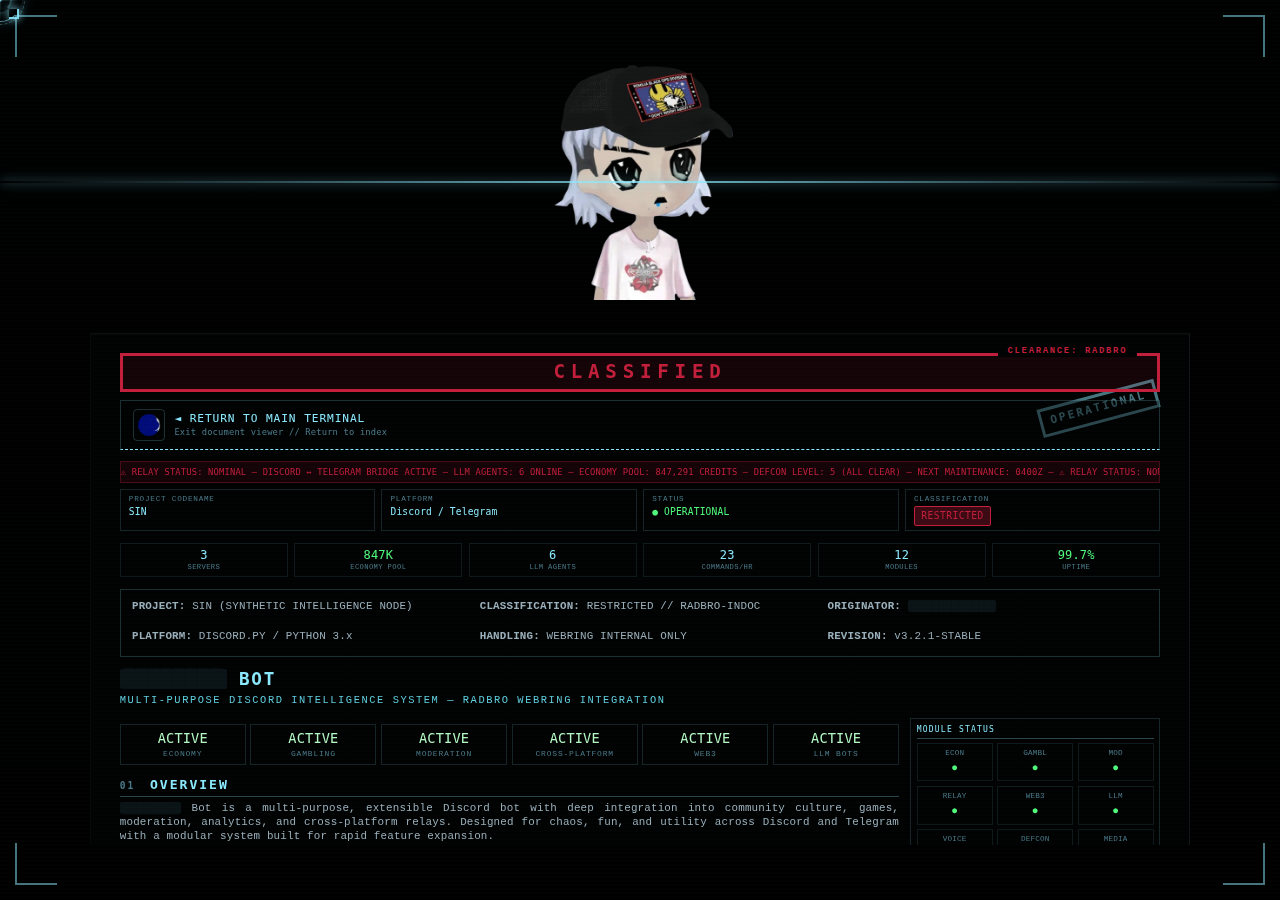
<file: discord-bot.html>
﻿<!DOCTYPE html>
<html lang="en">
<head>
    <meta charset="UTF-8">
    <meta name="viewport" content="width=device-width, initial-scale=1.0">
    <title>SIN Bot - Tyler (in real life)</title>
    <link rel="icon" type="image/x-icon" href="assets/favicon/favicon.ico">
    <link rel="icon" type="image/png" sizes="32x32" href="assets/favicon/favicon-32x32.png">
    <link rel="icon" type="image/png" sizes="16x16" href="assets/favicon/favicon-16x16.png">
    <link rel="apple-touch-icon" sizes="180x180" href="assets/favicon/apple-touch-icon.png">
    <link rel="manifest" href="assets/favicon/site.webmanifest">
    
    <!-- Open Graph / Facebook -->
    <meta property="og:type" content="website">
    <meta property="og:url" content="https://tylerirl.com/discord-bot">
    <meta property="og:title" content="Discord Bot - Tyler (in real life)">
    <meta property="og:description" content="A custom Discord bot with unique features and functionality">
    <meta property="og:image" content="https://tylerirl.com/assets/discord-bot.png">
    
    <!-- Twitter -->
    <meta property="twitter:card" content="summary_large_image">
    <meta property="twitter:url" content="https://tylerirl.com/discord-bot">
    <meta property="twitter:title" content="Discord Bot - Tyler (in real life)">
    <meta property="twitter:description" content="A custom Discord bot with unique features and functionality">
    <meta property="twitter:image" content="https://tylerirl.com/assets/discord-bot.png">
    <meta property="twitter:creator" content="@itsTylerIRL">
    <meta name="color-scheme" content="dark light">
    <meta name="supported-color-schemes" content="dark light">
    <meta name="theme-color" content="#000000" media="(prefers-color-scheme: dark)">
    <meta name="theme-color" content="#000000" media="(prefers-color-scheme: light)">
    <!-- Safari specific -->
    <meta name="apple-mobile-web-app-capable" content="yes">
    <meta name="apple-mobile-web-app-status-bar-style" content="black-translucent">
    
    <!-- External CSS -->
    <link rel="stylesheet" href="styles.css?v=1.1">
    
    <!-- Three.js for 3D background -->
    <script src="https://cdnjs.cloudflare.com/ajax/libs/three.js/r128/three.min.js"></script>
    <script src="https://unpkg.com/three@0.128.0/examples/js/shaders/CopyShader.js"></script>
    <script src="https://unpkg.com/three@0.128.0/examples/js/shaders/LuminosityHighPassShader.js"></script>
    <script src="https://unpkg.com/three@0.128.0/examples/js/postprocessing/EffectComposer.js"></script>
    <script src="https://unpkg.com/three@0.128.0/examples/js/postprocessing/RenderPass.js"></script>
    <script src="https://unpkg.com/three@0.128.0/examples/js/postprocessing/ShaderPass.js"></script>
    <script src="https://unpkg.com/three@0.128.0/examples/js/postprocessing/UnrealBloomPass.js"></script>
    
    <style>
        @import url('https://fonts.googleapis.com/css2?family=Special+Elite&family=Courier+Prime:wght@400;700&family=Share+Tech+Mono&display=swap');
        
        .project-writeup {
            max-width: 1100px;
            margin: 1rem 70px;
            margin-left: auto;
            margin-right: auto;
            padding: 1.2rem 1.8rem;
            background: rgba(0, 0, 0, 0.15);
            backdrop-filter: blur(4px);
            -webkit-backdrop-filter: blur(4px);
            border: 1px solid rgba(139, 233, 253, 0.1);
            border-top-color: rgba(255, 255, 255, 0.05);
            border-left-color: rgba(255, 255, 255, 0.03);
            border-radius: 0;
            line-height: 1.3;
            font-family: 'Courier Prime', 'Courier New', monospace;
            position: relative;
            box-shadow: 0 8px 32px rgba(0, 0, 0, 0.2), inset 0 1px 0 rgba(255, 255, 255, 0.02);
            font-size: 0.7rem;
        }
        
        .project-writeup::before {
            content: '';
            position: absolute;
            top: 0; left: 0; right: 0; bottom: 0;
            background: repeating-linear-gradient(0deg, transparent, transparent 2px, rgba(139, 233, 253, 0.015) 2px, rgba(139, 233, 253, 0.015) 4px);
            pointer-events: none;
            z-index: 1;
        }
        
        .classified-header {
            text-align: center;
            border: 3px solid #c41e3a;
            padding: 0.25rem 1rem;
            margin-bottom: 0.5rem;
            background: rgba(196, 30, 58, 0.1);
            position: relative;
            transition: all 0.3s ease;
            cursor: default;
        }
        
        .classified-header:hover {
            background: rgba(196, 30, 58, 0.2);
            box-shadow: 0 0 30px rgba(196, 30, 58, 0.3), inset 0 0 20px rgba(196, 30, 58, 0.1);
        }
        
        .classified-header:hover h1 {
            text-shadow: 0 0 15px rgba(196, 30, 58, 0.8);
            letter-spacing: 0.5em;
        }
        
        .classified-header h1 {
            color: #c41e3a;
            font-family: 'Special Elite', monospace;
            font-size: 1.2rem;
            letter-spacing: 0.3em;
            margin: 0;
            text-transform: uppercase;
            transition: all 0.3s ease;
        }
        
        .classification-stamp {
            position: absolute;
            top: -10px;
            right: 20px;
            background: #000000;
            padding: 0 10px;
            color: #c41e3a;
            font-weight: bold;
            font-size: 0.55rem;
            letter-spacing: 0.2em;
        }
        
        /* Document bar */
        .document-bar {
            display: grid;
            grid-template-columns: repeat(4, 1fr);
            gap: 0.4rem;
            margin-bottom: 0.7rem;
            font-size: 0.6rem;
        }
        
        .document-bar-item {
            border: 1px solid rgba(139, 233, 253, 0.15);
            padding: 0.3rem 0.5rem;
            background: rgba(0, 0, 0, 0.3);
            transition: all 0.3s ease;
            cursor: default;
        }
        
        .document-bar-item:hover {
            background: rgba(139, 233, 253, 0.08);
            border-color: rgba(139, 233, 253, 0.4);
            transform: translateY(-2px);
            box-shadow: 0 4px 12px rgba(139, 233, 253, 0.15);
        }
        
        .document-bar-item:hover label { color: #8be9fd; }
        .document-bar-item:hover span { text-shadow: 0 0 8px rgba(139, 233, 253, 0.5); }
        
        .document-bar-item label {
            color: #4a7a8a;
            display: block;
            font-size: 0.48rem;
            letter-spacing: 0.1em;
            text-transform: uppercase;
            margin-bottom: 0.1rem;
            transition: color 0.3s ease;
        }
        
        .document-bar-item span {
            color: #8be9fd;
            font-family: 'Share Tech Mono', monospace;
            transition: text-shadow 0.3s ease;
        }
        
        /* Document info */
        .document-info {
            border: 1px solid rgba(139, 233, 253, 0.2);
            padding: 0.4rem 0.6rem;
            margin-bottom: 0.7rem;
            font-size: 0.62rem;
            color: #6a8a9a;
            display: grid;
            grid-template-columns: repeat(3, 1fr);
            gap: 0.3rem 1.5rem;
            transition: all 0.3s ease;
        }
        
        .document-info:hover {
            background: rgba(139, 233, 253, 0.03);
            border-color: rgba(139, 233, 253, 0.4);
        }
        
        .document-info p {
            margin: 0.1rem 0;
            color: #6a8a9a;
            transition: all 0.2s ease;
            padding: 0.1rem;
        }
        
        .document-info p:hover {
            background: rgba(139, 233, 253, 0.05);
            color: #8be9fd;
        }
        
        /* Headings */
        .project-writeup h2 {
            color: #8be9fd;
            margin-top: 0.7rem;
            margin-bottom: 0.25rem;
            border-bottom: 1px solid rgba(139, 233, 253, 0.3);
            padding-bottom: 0.15rem;
            font-family: 'Special Elite', monospace;
            font-size: 0.82rem;
            letter-spacing: 0.15em;
            text-transform: uppercase;
            transition: all 0.3s ease;
            cursor: default;
        }
        
        .project-writeup h2:hover {
            color: #b4f8c3;
            border-bottom-color: rgba(180, 248, 195, 0.5);
            text-shadow: 0 0 10px rgba(180, 248, 195, 0.5);
            padding-left: 10px;
        }
        
        .project-writeup h3 {
            color: #5fcfdf;
            margin-top: 0.5rem;
            margin-bottom: 0.2rem;
            font-family: 'Courier Prime', monospace;
            font-size: 0.7rem;
            text-transform: uppercase;
            letter-spacing: 0.1em;
            transition: all 0.3s ease;
            cursor: default;
        }
        
        .project-writeup h3:hover {
            color: #8be9fd;
            text-shadow: 0 0 8px rgba(139, 233, 253, 0.5);
            padding-left: 8px;
        }
        
        .project-writeup p {
            color: #9aafba;
            margin-bottom: 0.35rem;
            text-align: justify;
            font-size: 0.68rem;
        }
        
        .project-writeup ul, .project-writeup ol {
            color: #9aafba;
            margin-left: 1.2rem;
            margin-bottom: 0.35rem;
            font-size: 0.65rem;
        }
        
        .project-writeup li {
            margin-bottom: 0.15rem;
            transition: all 0.2s ease;
            padding: 0.05rem 0;
        }
        
        .project-writeup li:hover {
            color: #8be9fd;
            padding-left: 5px;
        }
        
        .project-writeup code {
            background: #0a0a0a;
            color: #8be9fd;
            padding: 0.1rem 0.2rem;
            border-radius: 0;
            font-family: 'Share Tech Mono', monospace;
            font-size: 0.63rem;
            border: 1px solid rgba(139, 233, 253, 0.2);
            transition: all 0.2s ease;
        }
        
        .project-writeup code:hover {
            background: rgba(139, 233, 253, 0.15);
            border-color: rgba(139, 233, 253, 0.5);
            color: #b4f8c3;
            box-shadow: 0 0 10px rgba(139, 233, 253, 0.3);
        }
        
        .project-writeup a {
            color: #8be9fd;
            text-decoration: none;
            border-bottom: 1px dashed #8be9fd;
            transition: all 0.2s;
        }
        
        .project-writeup a:hover {
            color: #b4f8c3;
            border-bottom-color: #b4f8c3;
        }
        
        /* Info boxes */
        .info-box {
            border: 1px solid rgba(139, 233, 253, 0.2);
            padding: 0.4rem;
            margin: 0.35rem 0;
            background: rgba(0, 0, 0, 0.3);
            font-size: 0.65rem;
            transition: all 0.3s ease;
            cursor: default;
        }
        
        .info-box:hover {
            background: rgba(139, 233, 253, 0.05);
            border-color: rgba(139, 233, 253, 0.5);
            transform: translateX(5px);
            box-shadow: -3px 0 15px rgba(139, 233, 253, 0.15);
        }
        
        .info-box:hover .info-box-header {
            color: #b4f8c3;
            text-shadow: 0 0 8px rgba(180, 248, 195, 0.5);
        }
        
        .info-box-header {
            color: #8be9fd;
            font-size: 0.6rem;
            text-transform: uppercase;
            letter-spacing: 0.1em;
            margin-bottom: 0.2rem;
            padding-bottom: 0.15rem;
            border-bottom: 1px solid rgba(139, 233, 253, 0.15);
            display: block;
            transition: color 0.3s ease;
        }
        
        /* Status grid */
        .status-grid {
            display: grid;
            grid-template-columns: repeat(6, 1fr);
            gap: 0.3rem;
            margin: 0.35rem 0;
        }
        
        .status-item {
            text-align: center;
            padding: 0.3rem;
            border: 1px solid rgba(139, 233, 253, 0.15);
            background: rgba(0, 0, 0, 0.3);
            transition: all 0.3s ease;
            cursor: default;
        }
        
        .status-item:hover {
            background: rgba(139, 233, 253, 0.08);
            border-color: rgba(139, 233, 253, 0.5);
            transform: translateY(-3px);
            box-shadow: 0 6px 20px rgba(139, 233, 253, 0.2);
        }
        
        .status-item:hover .value {
            text-shadow: 0 0 12px currentColor;
            transform: scale(1.1);
            display: inline-block;
        }
        
        .status-item .label {
            display: block;
            color: #4a7a8a;
            font-size: 0.5rem;
            letter-spacing: 0.1em;
            text-transform: uppercase;
            margin-top: 0.1rem;
        }
        
        .status-item .value {
            color: #8be9fd;
            font-family: 'Share Tech Mono', monospace;
            font-size: 0.85rem;
            transition: all 0.3s ease;
        }
        
        .value.green, .value.ok { color: #b4f8c3; }
        .value.red, .value.alert { color: #c41e3a; }
        .value.yellow { color: #f1fa8c; }
        .value.cyan { color: #8be9fd; }
        
        /* Mini stat */
        .mini-stat {
            text-align: center;
            padding: 0.25rem;
            border: 1px solid rgba(139, 233, 253, 0.1);
            background: rgba(0, 0, 0, 0.2);
            transition: all 0.3s ease;
            cursor: default;
        }
        
        .mini-stat:hover {
            background: rgba(139, 233, 253, 0.1);
            border-color: rgba(139, 233, 253, 0.4);
            transform: scale(1.05);
            box-shadow: 0 0 15px rgba(139, 233, 253, 0.2);
        }
        
        .mini-stat:hover .value { text-shadow: 0 0 10px currentColor; }
        
        .mini-stat .value {
            font-family: 'Share Tech Mono', monospace;
            font-size: 0.75rem;
            color: #8be9fd;
            transition: text-shadow 0.3s ease;
        }
        
        .mini-stat .label {
            font-size: 0.45rem;
            color: #4a7a8a;
            text-transform: uppercase;
            letter-spacing: 0.05em;
        }
        
        /* Image grid */
        .intel-images {
            display: flex;
            gap: 0.4rem;
            justify-content: center;
            flex-wrap: wrap;
            margin: 0.4rem 0;
        }
        
        .intel-images img {
            border: 1px solid rgba(139, 233, 253, 0.15);
            border-radius: 0;
            filter: grayscale(30%) contrast(1.1);
            transition: all 0.4s ease;
            cursor: pointer;
        }
        
        .intel-images img:hover {
            filter: grayscale(0%) contrast(1.2) brightness(1.1);
            border-color: rgba(139, 233, 253, 0.5);
            box-shadow: 0 0 30px rgba(139, 233, 253, 0.3);
            transform: scale(1.02);
        }
        
        /* Redacted */
        .redacted {
            background: #0a1215;
            color: #0a1215;
            padding: 0 4px;
            user-select: none;
            border-radius: 2px;
            position: relative;
            transition: all 0.3s ease;
            cursor: not-allowed;
        }
        
        .redacted:hover {
            background: #1a2530;
            animation: redacted-glitch 0.3s ease infinite;
        }
        
        @keyframes redacted-glitch {
            0%, 100% { transform: translateX(0); }
            25% { transform: translateX(-1px); }
            75% { transform: translateX(1px); }
        }
        
        .redacted-block {
            background: #0a1215;
            padding: 0.25rem 0.4rem;
            margin: 0.35rem 0;
            border-left: 3px solid #c41e3a;
            font-style: italic;
            color: #4a6a7a;
            font-size: 0.63rem;
            overflow-wrap: break-word;
            transition: all 0.3s ease;
            cursor: default;
        }
        
        .redacted-block:hover {
            background: rgba(139, 233, 253, 0.03);
            border-left-color: #8be9fd;
            color: #6a8a9a;
        }
        
        /* Stamps */
        .stamp {
            position: absolute;
            transform: rotate(-15deg);
            border: 3px solid;
            padding: 0.25rem 0.5rem;
            font-family: 'Special Elite', monospace;
            font-weight: bold;
            letter-spacing: 0.2em;
            opacity: 0.5;
            pointer-events: auto;
            font-size: 0.7rem;
            transition: all 0.3s ease;
            cursor: pointer;
        }
        
        .stamp:hover {
            opacity: 0.9;
            transform: rotate(-15deg) scale(1.15);
        }
        
        .stamp.approved {
            color: #8be9fd;
            border-color: #8be9fd;
            top: 60px;
            right: 30px;
        }
        
        .stamp.approved:hover {
            box-shadow: 0 0 20px rgba(139, 233, 253, 0.5);
            text-shadow: 0 0 10px rgba(139, 233, 253, 0.8);
        }
        
        .stamp.eyes-only {
            color: #c41e3a;
            border-color: #c41e3a;
            bottom: 80px;
            left: 20px;
            transform: rotate(12deg);
        }
        
        .stamp.eyes-only:hover {
            box-shadow: 0 0 20px rgba(196, 30, 58, 0.5);
            text-shadow: 0 0 10px rgba(196, 30, 58, 0.8);
            transform: rotate(12deg) scale(1.15);
        }
        
        /* Ticker */
        .ticker-wrap {
            overflow: hidden;
            background: rgba(196, 30, 58, 0.1);
            border: 1px solid rgba(196, 30, 58, 0.3);
            padding: 0.15rem 0;
            margin-bottom: 0.4rem;
            transition: all 0.3s ease;
            cursor: default;
        }
        
        .ticker-wrap:hover {
            background: rgba(196, 30, 58, 0.2);
            border-color: rgba(196, 30, 58, 0.5);
        }
        
        .ticker-wrap:hover .ticker {
            animation-play-state: paused;
            color: #ff6b6b;
        }
        
        .ticker {
            display: inline-block;
            white-space: nowrap;
            animation: ticker 30s linear infinite;
            font-family: 'Share Tech Mono', monospace;
            font-size: 0.55rem;
            color: #c41e3a;
        }
        
        @keyframes ticker {
            0% { transform: translateX(100%); }
            100% { transform: translateX(-100%); }
        }
        
        /* Clearance badges */
        .clearance-badge {
            display: inline-block;
            padding: 0.15rem 0.4rem;
            font-size: 0.6rem;
            letter-spacing: 0.05em;
            text-transform: uppercase;
            border-radius: 2px;
            margin-right: 0.3rem;
            transition: all 0.3s ease;
            cursor: pointer;
        }
        
        .clearance-badge:hover { transform: scale(1.15); box-shadow: 0 0 15px currentColor; }
        .clearance-badge.ts { background: rgba(196, 30, 58, 0.3); color: #c41e3a; border: 1px solid #c41e3a; }
        .clearance-badge.ts:hover { background: rgba(196, 30, 58, 0.5); box-shadow: 0 0 15px rgba(196, 30, 58, 0.6); }
        .clearance-badge.s { background: rgba(255, 121, 198, 0.2); color: #ff79c6; border: 1px solid #ff79c6; }
        .clearance-badge.s:hover { background: rgba(255, 121, 198, 0.4); box-shadow: 0 0 15px rgba(255, 121, 198, 0.6); }
        .clearance-badge.c { background: rgba(139, 233, 253, 0.2); color: #8be9fd; border: 1px solid #8be9fd; }
        .clearance-badge.c:hover { background: rgba(139, 233, 253, 0.4); box-shadow: 0 0 15px rgba(139, 233, 253, 0.6); }
        
        /* Section number */
        .section-number {
            color: #4a7a8a;
            font-size: 0.6rem;
            margin-right: 0.3rem;
        }
        
        /* Warning box */
        .warning-box {
            border: 2px solid #c41e3a;
            background: rgba(196, 30, 58, 0.05);
            padding: 0.4rem;
            margin: 0.4rem 0;
            position: relative;
            font-size: 0.63rem;
            transition: all 0.3s ease;
            cursor: default;
        }
        
        .warning-box::before {
            content: '\26A0 WARNING';
            position: absolute;
            top: -10px;
            left: 15px;
            background: #000000;
            padding: 0 8px;
            color: #c41e3a;
            font-weight: bold;
            font-size: 0.55rem;
            letter-spacing: 0.1em;
        }
        
        .warning-box:hover {
            background: rgba(196, 30, 58, 0.12);
            border-color: #ff4757;
            box-shadow: 0 0 20px rgba(196, 30, 58, 0.3), inset 0 0 30px rgba(196, 30, 58, 0.05);
            transform: scale(1.01);
        }
        
        /* Caution box */
        .caution-box {
            border: 1px solid #f1fa8c;
            background: rgba(241, 250, 140, 0.05);
            padding: 0.25rem 0.4rem;
            margin: 0.35rem 0;
            font-size: 0.6rem;
            color: #f1fa8c;
            transition: all 0.3s ease;
            cursor: default;
        }
        
        .caution-box::before {
            content: '\25B3 CAUTION: ';
            font-weight: bold;
        }
        
        .caution-box:hover {
            background: rgba(241, 250, 140, 0.12);
            border-color: #ffff6b;
            box-shadow: 0 0 15px rgba(241, 250, 140, 0.2);
            transform: translateX(5px);
        }
        
        /* Code block */
        .code-block {
            background: rgba(0, 0, 0, 0.5);
            border: 1px solid rgba(139, 233, 253, 0.15);
            padding: 0.35rem;
            font-family: 'Share Tech Mono', monospace;
            font-size: 0.6rem;
            color: #8be9fd;
            overflow-x: auto;
            margin: 0.35rem 0;
            transition: all 0.3s ease;
            cursor: text;
        }
        
        .code-block:hover {
            background: rgba(0, 0, 0, 0.7);
            border-color: rgba(139, 233, 253, 0.4);
            box-shadow: 0 0 20px rgba(139, 233, 253, 0.15), inset 0 0 30px rgba(139, 233, 253, 0.03);
        }
        
        .code-block .comment { color: #4a7a8a; }
        .code-block .keyword { color: #ff79c6; }
        .code-block .string { color: #f1fa8c; }
        
        /* Two/three/four col grids */
        .two-col { display: grid; grid-template-columns: 1fr 1fr; gap: 0.7rem; margin: 0.4rem 0; }
        .three-col { display: grid; grid-template-columns: repeat(3, 1fr); gap: 0.5rem; margin: 0.4rem 0; }
        .four-col { display: grid; grid-template-columns: repeat(4, 1fr); gap: 0.35rem; margin: 0.4rem 0; }
        
        /* Spec table */
        .spec-table {
            width: 100%;
            border-collapse: collapse;
            font-size: 0.6rem;
            margin: 0.35rem 0;
        }
        
        .spec-table th, .spec-table td {
            border: 1px solid rgba(139, 233, 253, 0.15);
            padding: 0.2rem 0.4rem;
            text-align: left;
        }
        
        .spec-table th {
            background: rgba(139, 233, 253, 0.08);
            color: #8be9fd;
            font-weight: normal;
            text-transform: uppercase;
            letter-spacing: 0.05em;
            font-size: 0.55rem;
        }
        
        .spec-table td { color: #9aafba; background: rgba(0, 0, 0, 0.2); }
        .spec-table td.highlight { color: #8be9fd; }
        .spec-table tr { transition: all 0.2s ease; }
        .spec-table tbody tr:hover, .spec-table tr:hover { background: rgba(139, 233, 253, 0.08) !important; }
        .spec-table tr:hover td { color: #8be9fd; text-shadow: 0 0 5px rgba(139, 233, 253, 0.3); }
        
        /* Compact table */
        .compact-table { width: 100%; border-collapse: collapse; font-size: 0.52rem; }
        .compact-table th, .compact-table td { border: 1px solid rgba(139, 233, 253, 0.1); padding: 0.15rem 0.3rem; text-align: left; }
        .compact-table th { background: rgba(139, 233, 253, 0.05); color: #5fcfdf; font-weight: normal; text-transform: uppercase; letter-spacing: 0.03em; }
        .compact-table td { color: #7a9aaa; background: rgba(0, 0, 0, 0.15); }
        .compact-table tr { transition: all 0.2s ease; }
        .compact-table tr:hover { background: rgba(139, 233, 253, 0.1) !important; }
        .compact-table tr:hover td { color: #b4f8c3 !important; }
        
        /* Timeline */
        .timeline { border-left: 2px solid rgba(139, 233, 253, 0.3); padding-left: 0.7rem; margin: 0.4rem 0; }
        .timeline-item {
            position: relative;
            padding-bottom: 0.35rem;
            font-size: 0.63rem;
            transition: all 0.3s ease;
            cursor: default;
            padding-left: 0.5rem;
            margin-left: -0.5rem;
        }
        .timeline-item::before {
            content: '';
            position: absolute;
            left: -1.05rem;
            top: 0.2rem;
            width: 8px;
            height: 8px;
            background: #8be9fd;
            border-radius: 50%;
            transition: all 0.3s ease;
        }
        .timeline-item:hover {
            background: rgba(139, 233, 253, 0.05);
            padding-left: 1rem;
        }
        .timeline-item:hover::before {
            background: #b4f8c3;
            box-shadow: 0 0 10px rgba(180, 248, 195, 0.8);
            transform: scale(1.5);
        }
        .timeline-item:hover strong { color: #8be9fd; text-shadow: 0 0 8px rgba(139, 233, 253, 0.5); }
        .timeline-item .date { color: #4a7a8a; font-size: 0.55rem; }
        
        /* Document layout with sidebar */
        .document-layout {
            display: grid;
            grid-template-columns: 1fr 250px;
            gap: 0.7rem;
            align-items: start;
        }
        
        .main-content-area { min-width: 0; }
        
        .intel-sidebar {
            position: sticky;
            top: 1rem;
            display: flex;
            flex-direction: column;
            gap: 0.35rem;
        }
        
        .sidebar-panel {
            border: 1px solid rgba(139, 233, 253, 0.15);
            background: rgba(0, 0, 0, 0.4);
            padding: 0.35rem;
            font-size: 0.58rem;
            transition: all 0.3s ease;
        }
        
        .sidebar-panel:hover {
            background: rgba(0, 0, 0, 0.6);
            border-color: rgba(139, 233, 253, 0.4);
            transform: scale(1.02);
            box-shadow: 0 0 20px rgba(139, 233, 253, 0.1);
        }
        
        .sidebar-panel-header {
            color: #c41e3a;
            font-size: 0.5rem;
            text-transform: uppercase;
            letter-spacing: 0.15em;
            margin-bottom: 0.25rem;
            padding-bottom: 0.15rem;
            border-bottom: 1px solid rgba(196, 30, 58, 0.3);
            font-family: 'Special Elite', monospace;
        }
        
        .sidebar-panel-header.cyan { color: #8be9fd; border-bottom-color: rgba(139, 233, 253, 0.3); }
        .sidebar-panel-header.green { color: #50fa7b; border-bottom-color: rgba(80, 250, 123, 0.3); }
        
        /* Incident log */
        .incident-log {
            max-height: 180px;
            overflow-y: auto;
            font-family: 'Share Tech Mono', monospace;
        }
        .incident-log::-webkit-scrollbar { width: 4px; }
        .incident-log::-webkit-scrollbar-track { background: rgba(0, 0, 0, 0.3); }
        .incident-log::-webkit-scrollbar-thumb { background: rgba(139, 233, 253, 0.3); }
        
        .incident-entry {
            padding: 0.3rem 0.3rem;
            border-bottom: 1px solid rgba(139, 233, 253, 0.1);
            transition: all 0.2s ease;
            cursor: default;
            margin: 0 -0.3rem;
        }
        .incident-entry:last-child { border-bottom: none; }
        .incident-entry:hover {
            background: rgba(139, 233, 253, 0.08);
            padding-left: 0.5rem;
            border-left: 2px solid #8be9fd;
        }
        .incident-time { color: #4a7a8a; font-size: 0.48rem; }
        .incident-msg { color: #9aafba; }
        .incident-msg.alert { color: #c41e3a; }
        .incident-msg.warn { color: #f1fa8c; }
        .incident-msg.ok { color: #50fa7b; }
        
        /* Personnel roster */
        .personnel-entry {
            display: flex;
            justify-content: space-between;
            align-items: center;
            padding: 0.25rem 0.3rem;
            border-bottom: 1px solid rgba(139, 233, 253, 0.08);
            transition: all 0.2s ease;
            cursor: default;
            margin: 0 -0.3rem;
        }
        .personnel-entry:hover { background: rgba(139, 233, 253, 0.1); padding-left: 0.6rem; }
        .personnel-entry:hover .personnel-name { color: #8be9fd; }
        .personnel-name { color: #9aafba; }
        .personnel-status {
            font-size: 0.48rem;
            padding: 0.1rem 0.3rem;
            border-radius: 2px;
            transition: all 0.3s ease;
        }
        .personnel-status.active { background: rgba(80, 250, 123, 0.2); color: #50fa7b; }
        .personnel-status.standby { background: rgba(241, 250, 140, 0.2); color: #f1fa8c; }
        .personnel-status.offline { background: rgba(196, 30, 58, 0.2); color: #c41e3a; }
        
        /* Comms */
        .comms-entry {
            background: rgba(0, 0, 0, 0.3);
            padding: 0.25rem;
            margin-bottom: 0.2rem;
            border-left: 2px solid #4a7a8a;
            font-size: 0.55rem;
            transition: all 0.3s ease;
            cursor: default;
        }
        .comms-entry:hover { background: rgba(139, 233, 253, 0.1); border-left-width: 4px; padding-left: 0.6rem; transform: translateX(3px); }
        .comms-entry.priority { border-left-color: #c41e3a; background: rgba(196, 30, 58, 0.05); }
        .comms-entry.priority:hover { background: rgba(196, 30, 58, 0.15); box-shadow: 0 0 15px rgba(196, 30, 58, 0.2); }
        .comms-entry:hover .comms-body { color: #8be9fd; }
        .comms-header { display: flex; justify-content: space-between; margin-bottom: 0.1rem; }
        .comms-channel { color: #ff79c6; font-size: 0.48rem; }
        .comms-time { color: #4a7a8a; font-size: 0.48rem; }
        .comms-body { color: #9aafba; }
        
        /* Network grid */
        .network-grid { display: grid; grid-template-columns: repeat(3, 1fr); gap: 0.3rem; }
        .network-node {
            text-align: center;
            padding: 0.3rem;
            background: rgba(0, 0, 0, 0.3);
            border: 1px solid rgba(139, 233, 253, 0.1);
            transition: all 0.3s ease;
            cursor: pointer;
        }
        .network-node:hover {
            background: rgba(139, 233, 253, 0.15);
            border-color: rgba(139, 233, 253, 0.5);
            transform: scale(1.1);
            z-index: 10;
            position: relative;
        }
        .network-node:hover .node-status { animation: pulse-glow 0.5s ease infinite alternate; }
        @keyframes pulse-glow {
            from { text-shadow: 0 0 5px currentColor; }
            to { text-shadow: 0 0 15px currentColor, 0 0 25px currentColor; }
        }
        .network-node .node-id { font-size: 0.48rem; color: #4a7a8a; }
        .network-node .node-status { font-size: 0.7rem; margin-top: 0.15rem; transition: all 0.3s ease; }
        .network-node .node-status.up { color: #50fa7b; }
        .network-node .node-status.down { color: #c41e3a; }
        .network-node .node-status.degraded { color: #f1fa8c; }
        
        /* Blink animation */
        .blink { animation: blink-animation 1s steps(2, start) infinite; }
        @keyframes blink-animation { to { visibility: hidden; } }
        
        /* Doc button container */
        .doc-button-container {
            display: grid;
            grid-template-columns: 1fr;
            gap: 0.5rem;
            margin-bottom: 0.7rem;
        }
        
        .doc-return-home {
            display: flex;
            align-items: center;
            gap: 0.6rem;
            padding: 0.5rem 0.75rem;
            background: rgba(0, 0, 0, 0.4);
            border: 1px solid rgba(139, 233, 253, 0.2);
            text-decoration: none;
            transition: all 0.2s ease;
            position: relative;
            overflow: hidden;
        }
        
        .doc-return-home::before {
            content: '';
            position: absolute;
            top: 0; left: -100%; width: 100%; height: 100%;
            background: linear-gradient(90deg, transparent, rgba(139, 233, 253, 0.1), transparent);
            transition: left 0.5s ease;
        }
        
        .doc-return-home:hover::before { left: 100%; }
        .doc-return-home:hover { background: rgba(139, 233, 253, 0.08); border-color: rgba(139, 233, 253, 0.5); }
        .doc-return-home:hover img { transform: scale(1.1); box-shadow: 0 0 15px rgba(139, 233, 253, 0.5); }
        
        .doc-return-home img {
            width: 32px; height: 32px; border-radius: 4px;
            border: 1px solid rgba(139, 233, 253, 0.2);
            transition: all 0.3s ease;
        }
        
        .doc-return-home-text { display: flex; flex-direction: column; align-items: flex-start; }
        .doc-return-home-text span { font-family: 'Share Tech Mono', monospace; font-size: 0.7rem; color: #8be9fd; letter-spacing: 0.08em; text-transform: uppercase; }
        .doc-return-home-text small { font-size: 0.55rem; color: #4a7a8a; font-family: 'Courier Prime', monospace; }
        
        /* Footnote */
        .footnote {
            font-size: 0.55rem;
            color: #4a6a7a;
            border-top: 1px solid rgba(139, 233, 253, 0.2);
            margin-top: 0.7rem;
            padding-top: 0.35rem;
            transition: all 0.3s ease;
            cursor: default;
        }
        .footnote:hover { color: #6a9aaa; background: rgba(139, 233, 253, 0.02); padding-left: 10px; }
        
        /* Document footer */
        .document-footer {
            margin-top: 0.7rem;
            padding-top: 0.35rem;
            border-top: 2px solid rgba(139, 233, 253, 0.3);
            text-align: center;
            font-size: 0.55rem;
            color: #4a6a7a;
            transition: all 0.3s ease;
        }
        
        .document-footer:hover { color: #6a8a9a; border-top-color: rgba(139, 233, 253, 0.5); }
        .document-footer p { text-align: center; color: #4a7a8a; font-size: 0.55rem; }
        .document-footer .highlight { color: #ff79c6; }
        
        /* Back link */
        .back-link {
            display: inline-block;
            margin: 0.4rem 0;
            color: #8be9fd;
            text-decoration: none;
            border-bottom: 1px dashed #8be9fd;
            transition: all 0.3s ease;
            font-family: 'Courier Prime', monospace;
        }
        .back-link:hover {
            color: #b4f8c3;
            border-bottom-color: #b4f8c3;
            text-shadow: 0 0 10px rgba(180, 248, 195, 0.5);
            transform: translateX(-5px);
            display: inline-block;
        }
        
        /* ========================================
           MEDIA QUERIES
           ======================================== */
        
        @media (max-width: 1100px) {
            .project-writeup { margin-left: 60px; margin-right: 60px; }
            .document-layout { grid-template-columns: 1fr; }
            .intel-sidebar { position: static; display: grid; grid-template-columns: repeat(2, 1fr); }
        }
        
        @media (max-width: 900px) {
            .project-writeup { margin-left: 55px; margin-right: 55px; }
            .two-col, .three-col, .four-col { grid-template-columns: 1fr; }
            .document-bar { grid-template-columns: repeat(2, 1fr); }
            .document-info { grid-template-columns: 1fr; }
            .status-grid { grid-template-columns: repeat(3, 1fr); }
            .intel-sidebar { grid-template-columns: 1fr; }
        }
        
        @media (max-width: 600px) {
            .doc-button-container { grid-template-columns: 1fr; gap: 0.35rem; margin-bottom: 0.5rem; }
            .doc-return-home { padding: 0.35rem 0.5rem; gap: 0.4rem; }
            .doc-return-home img { width: 24px; height: 24px; }
            .doc-return-home-text span { font-size: 0.55rem; }
            .doc-return-home-text small { font-size: 0.45rem; }
            
            .project-writeup {
                padding: 0.5rem 0.4rem;
                margin: 0.15rem 50px;
                font-size: 0.62rem;
                line-height: 1.25;
                max-width: calc(100% - 100px);
                border-left: none;
                border-right: none;
            }
            
            .stamp { display: none; }
            
            .classified-header { padding: 0.15rem 0.25rem; margin-bottom: 0.3rem; border-width: 2px; }
            .classified-header h1 { font-size: 0.65rem; letter-spacing: 0.1em; }
            .classification-stamp { font-size: 0.45rem; top: -8px; right: 5px; letter-spacing: 0.08em; padding: 0 5px; }
            
            .document-bar { grid-template-columns: 1fr 1fr; gap: 0.2rem; margin-bottom: 0.3rem; }
            .document-bar-item { padding: 0.15rem 0.25rem; }
            .document-bar-item label { margin-bottom: 0.1rem; font-size: 0.45rem; }
            .document-bar-item span { font-size: 0.55rem; }
            
            .mini-stat { padding: 0.2rem; }
            .mini-stat .value { font-size: 0.6rem; }
            .mini-stat .label { font-size: 0.4rem; }
            
            .ticker-wrap { margin-bottom: 0.3rem; padding: 0.1rem 0; }
            .ticker { font-size: 0.45rem; }
            
            .document-info { padding: 0.25rem; font-size: 0.5rem; gap: 0.15rem; grid-template-columns: 1fr !important; }
            .document-info p { font-size: 0.5rem; margin: 0.05rem 0; }
            
            .status-grid { grid-template-columns: repeat(3, 1fr); gap: 0.25rem; }
            .status-item { padding: 0.3rem; }
            .status-item .value { font-size: 0.7rem; }
            .status-item .label { font-size: 0.4rem; }
            
            .four-col { grid-template-columns: repeat(2, 1fr); gap: 0.3rem; }
            .two-col, .three-col { grid-template-columns: 1fr !important; gap: 0.4rem; }
            
            .info-box { padding: 0.25rem; font-size: 0.5rem; margin: 0.2rem 0; }
            .info-box-header { font-size: 0.45rem; margin-bottom: 0.15rem; }
            
            .project-writeup h2 { font-size: 0.62rem; margin-top: 0.5rem; margin-bottom: 0.15rem; letter-spacing: 0.08em; }
            .project-writeup h3 { font-size: 0.55rem; margin-top: 0.3rem; }
            .project-writeup p { font-size: 0.55rem; text-align: left; margin-bottom: 0.25rem; }
            .project-writeup ul, .project-writeup ol { font-size: 0.5rem; margin-left: 0.8rem; margin-bottom: 0.25rem; }
            .project-writeup li { margin-bottom: 0.1rem; }
            
            .spec-table { font-size: 0.45rem; margin: 0.2rem 0; }
            .spec-table th, .spec-table td { padding: 0.1rem 0.2rem; }
            .spec-table th { font-size: 0.4rem; }
            .compact-table { font-size: 0.4rem; }
            .compact-table th, .compact-table td { padding: 0.1rem 0.15rem; }
            
            .code-block { padding: 0.2rem; font-size: 0.45rem; margin: 0.2rem 0; }
            .project-writeup code { font-size: 0.48rem; padding: 0.05rem 0.15rem; }
            
            .document-layout { grid-template-columns: 1fr !important; gap: 0.5rem; }
            .intel-sidebar { position: static !important; grid-template-columns: 1fr !important; gap: 0.4rem; order: 2; }
            .sidebar-panel { padding: 0.4rem; }
            .sidebar-panel-header { font-size: 0.5rem; margin-bottom: 0.3rem; }
            
            .incident-log { max-height: 100px; }
            .incident-time { font-size: 0.4rem; }
            .incident-msg { font-size: 0.5rem; }
            .incident-entry { padding: 0.2rem 0; }
            
            .network-grid { grid-template-columns: repeat(4, 1fr); gap: 0.2rem; }
            .network-node { padding: 0.15rem; }
            .network-node .node-id { font-size: 0.4rem; }
            .network-node .node-status { font-size: 0.5rem; }
            
            .personnel-entry { font-size: 0.5rem; padding: 0.2rem 0; }
            .personnel-status { font-size: 0.4rem; }
            
            .comms-entry { font-size: 0.45rem; padding: 0.2rem; }
            .comms-channel, .comms-time { font-size: 0.4rem; }
            
            .warning-box { padding: 0.25rem; font-size: 0.48rem; margin: 0.25rem 0; }
            .warning-box::before { font-size: 0.4rem; top: -8px; left: 8px; }
            .caution-box { font-size: 0.45rem; padding: 0.2rem 0.3rem; margin: 0.2rem 0; }
            
            .timeline { padding-left: 0.4rem; margin: 0.25rem 0; }
            .timeline-item { font-size: 0.48rem; padding: 0.15rem 0; }
            .timeline-item .date { font-size: 0.4rem; }
            
            .clearance-badge { font-size: 0.4rem; padding: 0.08rem 0.2rem; }
            
            .document-footer { font-size: 0.42rem; margin-top: 0.4rem; padding-top: 0.25rem; }
            .footnote { font-size: 0.4rem; margin-top: 0.4rem; padding-top: 0.25rem; }
            .redacted-block { font-size: 0.48rem; padding: 0.15rem 0.25rem; margin: 0.2rem 0; }
            .section-number { font-size: 0.5rem; }
            .back-link { font-size: 0.6rem; }
            
            .intel-images img { max-width: 100% !important; }
        }
        
        @media (max-width: 400px) {
            .project-writeup { padding: 0.35rem 0.25rem; margin: 0.15rem 45px; max-width: calc(100% - 90px); }
            .classified-header h1 { font-size: 0.55rem; letter-spacing: 0.08em; }
            .document-bar { grid-template-columns: 1fr; }
            .four-col { grid-template-columns: 1fr; }
            .status-grid { grid-template-columns: repeat(2, 1fr); }
            .network-grid { grid-template-columns: repeat(3, 1fr); }
            .project-writeup h2 { font-size: 0.52rem; }
            .project-writeup p { font-size: 0.48rem; }
        }
        
        @media (max-width: 350px) {
            .project-writeup { margin: 0.15rem 40px; max-width: calc(100% - 80px); }
            .classified-header { padding: 0.15rem; }
            .classified-header h1 { font-size: 0.5rem; }
            .document-bar-item label { font-size: 0.38rem; }
            .document-bar-item span { font-size: 0.48rem; }
            .status-item .value { font-size: 0.55rem; }
            .status-item .label { font-size: 0.35rem; }
        }
    </style>
</head><body>
    <!-- Corner Brackets Border -->
    <div class="corner-brackets"><div class="bottom"></div></div>
    <main class="main-content">
    <!-- Hero Section -->
    <section id="home" class="hero">
        <div class="container">
            <div style="text-align: center; margin: 0.3rem 0;">
                <img src="assets/remilio2.png" alt="Remilio" style="max-width: 200px; height: auto; border-radius: 8px;">
            </div>
        </div>
    </section>

    <!-- Project Write-up Section -->
    <section class="project-writeup">
        <!-- Classification stamps -->
        <div class="stamp approved">OPERATIONAL</div>
        <div class="stamp eyes-only">EYES ONLY</div>
        
        <!-- Document header -->
        <div class="classified-header">
            <span class="classification-stamp">CLEARANCE: RADBRO</span>
            <h1>CLASSIFIED</h1>
        </div>
        
        <!-- Return to DeepDish -->
        <div class="doc-button-container">
            <a href="deepdish.html" class="doc-return-home">
                <img src="assets/wee.gif" alt="[SEAL]">
                <div class="doc-return-home-text">
                    <span>&#9668; Return to Main Terminal</span>
                    <small>Exit document viewer // Return to index</small>
                </div>
            </a>
        </div>
        
        <!-- Alert ticker -->
        <div class="ticker-wrap">
            <div class="ticker">
                &#9888; RELAY STATUS: NOMINAL &#8212; DISCORD &#8596; TELEGRAM BRIDGE ACTIVE &#8212; LLM AGENTS: 6 ONLINE &#8212; ECONOMY POOL: 847,291 CREDITS &#8212; DEFCON LEVEL: 5 (ALL CLEAR) &#8212; NEXT MAINTENANCE: 0400Z &#8212; &#9888; RELAY STATUS: NOMINAL &#8212; DISCORD &#8596; TELEGRAM BRIDGE ACTIVE &#8212;
            </div>
        </div>
        
        <!-- Quick status bar -->
        <div class="document-bar">
            <div class="document-bar-item">
                <label>Project Codename</label>
                <span>SIN</span>
            </div>
            <div class="document-bar-item">
                <label>Platform</label>
                <span>Discord / Telegram</span>
            </div>
            <div class="document-bar-item">
                <label>Status</label>
                <span style="color: #50fa7b;">&#9679; OPERATIONAL</span>
            </div>
            <div class="document-bar-item">
                <label>Classification</label>
                <span class="clearance-badge ts">RESTRICTED</span>
            </div>
        </div>
        
        <!-- Secondary stats bar -->
        <div style="display: grid; grid-template-columns: repeat(6, 1fr); gap: 0.4rem; margin-bottom: 0.7rem; font-size: 0.6rem;">
            <div class="mini-stat">
                <div class="value">3</div>
                <div class="label">Servers</div>
            </div>
            <div class="mini-stat">
                <div class="value" style="color: #50fa7b;">847K</div>
                <div class="label">Economy Pool</div>
            </div>
            <div class="mini-stat">
                <div class="value">6</div>
                <div class="label">LLM Agents</div>
            </div>
            <div class="mini-stat">
                <div class="value">23</div>
                <div class="label">Commands/hr</div>
            </div>
            <div class="mini-stat">
                <div class="value">12</div>
                <div class="label">Modules</div>
            </div>
            <div class="mini-stat">
                <div class="value" style="color: #50fa7b;">99.7%</div>
                <div class="label">Uptime</div>
            </div>
        </div>
        
        <!-- Document metadata -->
        <div class="document-info">
            <p><strong>PROJECT:</strong> SIN (SYNTHETIC INTELLIGENCE NODE)</p>
            <p><strong>CLASSIFICATION:</strong> RESTRICTED // RADBRO-INDOC</p>
            <p><strong>ORIGINATOR:</strong> <span class="redacted">&#9608;&#9608;&#9608;&#9608;&#9608;&#9608;&#9608;&#9608;&#9608;&#9608;&#9608;&#9608;</span></p>
            <p><strong>PLATFORM:</strong> DISCORD.PY / PYTHON 3.x</p>
            <p><strong>HANDLING:</strong> WEBRING INTERNAL ONLY</p>
            <p><strong>REVISION:</strong> v3.2.1-STABLE</p>
        </div>
        
        <h1 style="color: #8be9fd; margin-bottom: 0.15rem; font-family: 'Special Elite', monospace; letter-spacing: 0.1em; font-size: 1.1rem;"><span class="redacted">&#9608;&#9608;&#9608;&#9608;&#9608;&#9608;&#9608;&#9608;</span> BOT</h1>
        <p style="color: #5fcfdf; margin-bottom: 0.7rem; font-size: 0.65rem; letter-spacing: 0.15em;">MULTI-PURPOSE DISCORD INTELLIGENCE SYSTEM &#8212; RADBRO WEBRING INTEGRATION</p>
        
        <div class="document-layout">
        <div class="main-content-area">
        
        <!-- Capability Status Grid -->
        <div class="status-grid">
            <div class="status-item">
                <div class="value ok">ACTIVE</div>
                <div class="label">Economy</div>
            </div>
            <div class="status-item">
                <div class="value ok">ACTIVE</div>
                <div class="label">Gambling</div>
            </div>
            <div class="status-item">
                <div class="value ok">ACTIVE</div>
                <div class="label">Moderation</div>
            </div>
            <div class="status-item">
                <div class="value ok">ACTIVE</div>
                <div class="label">Cross-Platform</div>
            </div>
            <div class="status-item">
                <div class="value ok">ACTIVE</div>
                <div class="label">Web3</div>
            </div>
            <div class="status-item">
                <div class="value ok">ACTIVE</div>
                <div class="label">LLM Bots</div>
            </div>
        </div>
        
        <h2><span class="section-number">01</span> Overview</h2>
        <p>
            <span class="redacted">&#9608;&#9608;&#9608;&#9608;&#9608;&#9608;&#9608;&#9608;</span> Bot is a multi-purpose, extensible Discord bot with deep integration into community culture, games, moderation, analytics, and cross-platform relays. Designed for chaos, fun, and utility across Discord and Telegram with a modular system built for rapid feature expansion.
        </p>
        
        <div class="caution-box">All module interactions generate audit logs. Economy manipulation triggers automated review.</div>
        
        <h2><span class="section-number">02</span> Major Systems</h2>
        
        <h3>&#9658; Daily !claim System</h3>
        <div class="info-box">
            <span class="info-box-header">Core Engagement Loop</span>
            <p style="margin: 0;">
                The core engagement system rewards users for claiming daily. Each day, users can use <code>!claim</code> to receive a payout that scales with their streak of consecutive claims. The longer a user claims without missing a day, the higher their daily reward grows, incentivizing consistent community participation.
            </p>
        </div>
        <p>
            Extra claims and bonus payouts are awarded for daily engagement with community features like participating in Daily Radbro or generating custom RadPacks. Users who participate in these activities earn additional claim refreshes and multiplier bonuses, turning everyday gameplay into a rewarding cycle of community creation and earning.
        </p>
        
        <h3>&#9658; Gambling &amp; Games</h3>
        <p>
            Fully interactive games including Blackjack, Roulette, Dice, Rock-Paper-Scissors, Coin Flips, and Quickdraw Duels. All games feature custom embeds, emoji-rich interactions, streaks, and statistics. Users can bet in-game currency with leaderboards and detailed stats tracking. Daily claims with streak bonuses and early claim penalties keep players engaged.
        </p>
        
        <div class="two-col">
            <div class="info-box">
                <span class="info-box-header">Game Modules</span>
                <ul style="margin: 0.15rem 0 0 1rem; padding: 0; font-size: 0.6rem;">
                    <li>Blackjack (multi-hand)</li>
                    <li>Roulette (full table)</li>
                    <li>Dice / Coin Flip</li>
                    <li>Rock-Paper-Scissors</li>
                    <li>Quickdraw Duels</li>
                </ul>
            </div>
            <div class="info-box">
                <span class="info-box-header">Tracking Systems</span>
                <ul style="margin: 0.15rem 0 0 1rem; padding: 0; font-size: 0.6rem;">
                    <li>Win/Loss ratios</li>
                    <li>Best streaks</li>
                    <li>Claim patterns</li>
                    <li>Per-user analytics</li>
                    <li>Leaderboards</li>
                </ul>
            </div>
        </div>
        
        <h3>&#9658; Radpack Generation</h3>
        <p>
            Generate custom cigarette packs using casino credit winnings. Users can create unique Radpacks with personalized designs powered by their in-game earnings. Each generated pack is a piece of community art, converting gambling wins into shareable meme content.
        </p>
        <div class="intel-images">
            <img src="assets/redacted/radpack.png" alt="Radpack Generation" style="max-width: 200px; height: auto;">
        </div>

        <h3>&#9658; Moderation &amp; Analytics</h3>
        <p>
            Comprehensive tracking of moderator actions, ban streaks, and badge generation. Detailed per-user and per-action analytics including win/loss ratios, best streaks, claim patterns, and gambling statistics. LLM rate limiting controls access to AI features per user, per hour.
        </p>
        
        <h3>&#9658; Cross-Platform Relays</h3>
        <div class="info-box">
            <span class="info-box-header">Bi-Directional Relay Network</span>
            <p style="margin: 0;">
                Message, media, and asset relays between Discord and Telegram with toggleable settings. Integration with Noosphere and webring servers for seamless cross-posting. Relay chain tracking enables moderation across platforms.
            </p>
        </div>
        <div class="intel-images">
            <img src="assets/redacted/relays.png" alt="Cross-Platform Relays" style="max-width: 600px; width: 100%; height: auto;">
        </div>
        
        <h3>&#9658; NFT &amp; Web3 Integration</h3>
        <p>
            Monitor NFT sales, mints, and burns for configured collections with optional OpenSea and ENS support. RAD Token-based payment verification for in-bot actions like queue skips and claim refreshes.
        </p>
        <div class="intel-images">
            <img src="assets/redacted/sale1.png" alt="NFT Sale 1" style="max-width: 45%; height: auto;">
            <img src="assets/redacted/sale2.png" alt="NFT Sale 2" style="max-width: 45%; height: auto;">
        </div>
        
        <h3>&#9658; Voice &amp; Media</h3>
        <p>
            Control voice channels, manage user movement, play audio, and queue YouTube videos. Payment-based skip and refresh system for queue management keeps servers interactive and user-driven.
        </p>
        
        <h3>&#9658; DEFCON System</h3>
        <div class="info-box">
            <span class="info-box-header">Alert Level Protocol</span>
            <p style="margin: 0;">
                An interactive DEFCON status panel that escalates server alert levels from DEFCON 5 (all clear) through DEFCON 1 (maximum alert). Each level features custom profile pictures, unique audio alerts, and dynamic status messages. The panel updates in real-time and commands can escalate or de-escalate the server's DEFCON status based on events or community decisions.
            </p>
        </div>
        <div class="intel-images">
            <img src="assets/redacted/panel.png" alt="DEFCON Panel" style="max-width: 100%; height: auto;">
        </div>
        <div class="intel-images" style="margin-top: 0.3rem;">
            <img src="assets/redacted/DEFCON5.png" alt="DEFCON 5" style="max-width: 15%; height: auto;">
            <img src="assets/redacted/DEFCON4.png" alt="DEFCON 4" style="max-width: 15%; height: auto;">
            <img src="assets/redacted/DEFCON3.png" alt="DEFCON 3" style="max-width: 15%; height: auto;">
            <img src="assets/redacted/DEFCON2.png" alt="DEFCON 2" style="max-width: 15%; height: auto;">
            <img src="assets/redacted/DEFCON1.png" alt="DEFCON 1" style="max-width: 15%; height: auto;">
        </div>
        
        <h3>&#9658; Customization &amp; Modes</h3>
        <p>
            Chinese Mode and St. Petersburg Mode provide toggleable alternate language, emoji, and payout logic. Archetype bots are modular sub-bots with unique personalities and relay logic. Dynamic image overlays power meme generation, and TempBotManager enables on-demand bot spawning and management. A Terminal Panel in dedicated channels provides live-updating status and analytics.
        </p>
        
        <h2><span class="section-number">03</span> Autonomous LLM Agents</h2>
        
        <div class="warning-box">
            <p style="margin: 0; color: #c41e3a;">Each v1 Schizoposter Archetype has a dedicated LLM bot assigned to it, enabling fully custom personalities and autonomous engagement. These AI-driven bots interact with community members using distinct communication styles, memes, and behavioral patterns unique to their archetype.</p>
        </div>
        <p>
            The LLM layer allows for natural, context-aware responses that reflect each bot's individual personality, transforming them from simple command executors into active community participants with their own presence and voice.
        </p>
        <div class="intel-images">
            <img src="assets/redacted/posters.png" alt="Schizoposter Archetype Bots" style="max-width: 600px; width: 100%; height: auto;">
        </div>
        
        <h2><span class="section-number">04</span> Tech Stack</h2>
        <div class="code-block"><span class="keyword">import</span> discord, web3, mcstatus, PIL, dotenv<br><span class="comment"># Python 3.x + discord.py + web3.py</span><br><span class="comment"># Modular utility architecture for rapid expansion</span></div>
        
        <table class="spec-table">
            <tr><th>Component</th><th>Technology</th><th>Status</th></tr>
            <tr><td>Core Runtime</td><td class="highlight">Python 3.x</td><td style="color:#50fa7b;">ACTIVE</td></tr>
            <tr><td>Discord API</td><td class="highlight">discord.py</td><td style="color:#50fa7b;">ACTIVE</td></tr>
            <tr><td>Blockchain</td><td class="highlight">web3.py</td><td style="color:#50fa7b;">ACTIVE</td></tr>
            <tr><td>Image Processing</td><td class="highlight">Pillow (PIL)</td><td style="color:#50fa7b;">ACTIVE</td></tr>
            <tr><td>Server Monitoring</td><td class="highlight">mcstatus</td><td style="color:#50fa7b;">ACTIVE</td></tr>
        </table>
        
        <h2><span class="section-number">05</span> Development Timeline</h2>
        <div class="timeline">
            <div class="timeline-item">
                <div class="date">Phase 1</div>
                <strong>Core Bot &#8212;</strong> Economy, claims, basic gambling modules deployed
            </div>
            <div class="timeline-item">
                <div class="date">Phase 2</div>
                <strong>Cross-Platform &#8212;</strong> Discord &#8596; Telegram relay bridge activated
            </div>
            <div class="timeline-item">
                <div class="date">Phase 3</div>
                <strong>Web3 Integration &#8212;</strong> NFT monitoring, RAD token payments online
            </div>
            <div class="timeline-item">
                <div class="date">Phase 4</div>
                <strong>LLM Agents &#8212;</strong> Schizoposter archetype bots with autonomous AI
            </div>
            <div class="timeline-item">
                <div class="date">Ongoing</div>
                <strong>Expansion &#8212;</strong> New games, deeper analytics, community-driven features
            </div>
        </div>
        
        <h2><span class="section-number">06</span> Acknowledgments</h2>
        <p>Special thanks to <a href="https://x.com/schizalcoatl" target="_blank">schizalcoatl</a> and <a href="https://x.com/giverrod" target="_blank">RiverGod</a> for their contributions and collaboration on this project.</p>
        
        <div class="footnote">
            <p style="margin: 0;">Ongoing feature drops, new games, deeper analytics, and more cross-platform chaos. Community-driven suggestions and meme integration drive continuous development. All systems subject to <span class="redacted">&#9608;&#9608;&#9608;&#9608;&#9608;&#9608;</span> review protocols.</p>
        </div>
        
        </div><!-- end main-content-area -->
        
        <!-- Intel Sidebar -->
        <div class="intel-sidebar">
            
            <!-- Module Status -->
            <div class="sidebar-panel">
                <div class="sidebar-panel-header cyan">Module Status</div>
                <div class="network-grid">
                    <div class="network-node">
                        <div class="node-id">ECON</div>
                        <div class="node-status up">&#9679;</div>
                    </div>
                    <div class="network-node">
                        <div class="node-id">GAMBL</div>
                        <div class="node-status up">&#9679;</div>
                    </div>
                    <div class="network-node">
                        <div class="node-id">MOD</div>
                        <div class="node-status up">&#9679;</div>
                    </div>
                    <div class="network-node">
                        <div class="node-id">RELAY</div>
                        <div class="node-status up">&#9679;</div>
                    </div>
                    <div class="network-node">
                        <div class="node-id">WEB3</div>
                        <div class="node-status up">&#9679;</div>
                    </div>
                    <div class="network-node">
                        <div class="node-id">LLM</div>
                        <div class="node-status up">&#9679;</div>
                    </div>
                    <div class="network-node">
                        <div class="node-id">VOICE</div>
                        <div class="node-status up">&#9679;</div>
                    </div>
                    <div class="network-node">
                        <div class="node-id">DEFCON</div>
                        <div class="node-status up">&#9679;</div>
                    </div>
                    <div class="network-node">
                        <div class="node-id">MEDIA</div>
                        <div class="node-status up">&#9679;</div>
                    </div>
                </div>
            </div>
            
            <!-- LLM Agent Roster -->
            <div class="sidebar-panel">
                <div class="sidebar-panel-header">Agent Roster</div>
                <div class="personnel-entry">
                    <span class="personnel-name">Archetype-01</span>
                    <span class="personnel-status active">ONLINE</span>
                </div>
                <div class="personnel-entry">
                    <span class="personnel-name">Archetype-02</span>
                    <span class="personnel-status active">ONLINE</span>
                </div>
                <div class="personnel-entry">
                    <span class="personnel-name">Archetype-03</span>
                    <span class="personnel-status active">ONLINE</span>
                </div>
                <div class="personnel-entry">
                    <span class="personnel-name">Archetype-04</span>
                    <span class="personnel-status standby">STANDBY</span>
                </div>
                <div class="personnel-entry">
                    <span class="personnel-name">Archetype-05</span>
                    <span class="personnel-status active">ONLINE</span>
                </div>
                <div class="personnel-entry">
                    <span class="personnel-name">Archetype-06</span>
                    <span class="personnel-status active">ONLINE</span>
                </div>
            </div>
            
            <!-- Activity Log -->
            <div class="sidebar-panel">
                <div class="sidebar-panel-header green">Activity Log</div>
                <div class="incident-log">
                    <div class="incident-entry">
                        <div class="incident-time">0347Z</div>
                        <div class="incident-msg ok">Economy pool rebalanced</div>
                    </div>
                    <div class="incident-entry">
                        <div class="incident-time">0312Z</div>
                        <div class="incident-msg">!claim streak: user hit 30-day</div>
                    </div>
                    <div class="incident-entry">
                        <div class="incident-time">0258Z</div>
                        <div class="incident-msg warn">LLM rate limit triggered</div>
                    </div>
                    <div class="incident-entry">
                        <div class="incident-time">0241Z</div>
                        <div class="incident-msg ok">Relay bridge reconnected</div>
                    </div>
                    <div class="incident-entry">
                        <div class="incident-time">0215Z</div>
                        <div class="incident-msg">Blackjack payout: 12,400 credits</div>
                    </div>
                    <div class="incident-entry">
                        <div class="incident-time">0203Z</div>
                        <div class="incident-msg alert">DEFCON escalated to 3</div>
                    </div>
                    <div class="incident-entry">
                        <div class="incident-time">0147Z</div>
                        <div class="incident-msg ok">NFT sale detected: Radbro #847</div>
                    </div>
                    <div class="incident-entry">
                        <div class="incident-time">0122Z</div>
                        <div class="incident-msg">RadPack generated by user</div>
                    </div>
                </div>
            </div>
            
            <!-- Relay Comms -->
            <div class="sidebar-panel">
                <div class="sidebar-panel-header">Relay Intercept</div>
                <div class="comms-entry">
                    <div class="comms-header">
                        <span class="comms-channel">#general</span>
                        <span class="comms-time">0341Z</span>
                    </div>
                    <div class="comms-body">Message relayed to Telegram</div>
                </div>
                <div class="comms-entry priority">
                    <div class="comms-header">
                        <span class="comms-channel">#alerts</span>
                        <span class="comms-time">0318Z</span>
                    </div>
                    <div class="comms-body">DEFCON update broadcast</div>
                </div>
                <div class="comms-entry">
                    <div class="comms-header">
                        <span class="comms-channel">#noosphere</span>
                        <span class="comms-time">0255Z</span>
                    </div>
                    <div class="comms-body">Cross-post from webring</div>
                </div>
            </div>
            
        </div><!-- end intel-sidebar -->
        </div><!-- end document-layout -->
        
        <div class="document-footer">
            <p>A bot for Radbros<br>
            <span class="highlight">Built by Hating the Antichrist</span></p>
        </div>
    </section>
    </main>

    <!-- Footer -->
    <footer>
        <div class="container">
            <center>
            <div style="text-align: center; margin-bottom: 0.5rem;">
                <img src="assets/radbros/HAPPY.png" alt="Radbro" id="radbroImage" style="width: 160px; height: auto; filter: invert(1); image-rendering: pixelated;">
            </div>
            
            <!-- Particle Count Slider -->
            <div style="margin: 0.75rem 0; display: flex; align-items: center; justify-content: center;">
                <input type="range" id="particleSlider" min="500" max="6000" value="3000" step="100" 
                    style="width: 120px; height: 4px; -webkit-appearance: none; appearance: none; background: #1a1a1a; border-radius: 2px; outline: none; cursor: pointer;">
            </div>
            <style>
                #particleSlider::-webkit-slider-thumb {
                    -webkit-appearance: none;
                    appearance: none;
                    width: 12px;
                    height: 12px;
                    background: #8be9fd;
                    border-radius: 50%;
                    cursor: pointer;
                    box-shadow: 0 0 10px rgba(139, 233, 253, 0.5);
                    transition: all 0.2s ease;
                }
                #particleSlider::-webkit-slider-thumb:hover {
                    transform: scale(1.2);
                    box-shadow: 0 0 15px rgba(139, 233, 253, 0.8);
                }
                #particleSlider::-moz-range-thumb {
                    width: 12px;
                    height: 12px;
                    background: #8be9fd;
                    border-radius: 50%;
                    cursor: pointer;
                    border: none;
                    box-shadow: 0 0 10px rgba(139, 233, 253, 0.5);
                }
            </style>
            <script>
                document.getElementById('particleSlider').addEventListener('input', function(e) {
                    const count = parseInt(e.target.value);
                    if (window.setParticleCount) {
                        window.setParticleCount(count);
                    }
                });
            </script>
            
            <a href="https://schizoposters.xyz" target="_blank" class="nft-link">prev</a>
            <span style="font-size: 0.95rem;">radbro webring</span>
            <a href="https://radbro.xyz" target="_blank" class="nft-link">next</a> <br>
            <span style="margin-left: 1.5rem; font-size: 0.95rem;">&copy; 2026 tyler</span></center>

        </div>
    </footer>
    
    <!-- External JavaScript -->
    <script src="background3d.js?v=1.0"></script>
    <script src="script.js?v=1.1"></script>
    <script src="performance.js?v=1.1"></script>
    <script src="interactions.js?v=1.1"></script>
    <script src="effects.js?v=1.1"></script>
    <script src="router.js?v=1.1"></script>
    <script src="sounds.js?v=1.0"></script>
    
</body>
</html>
</file>
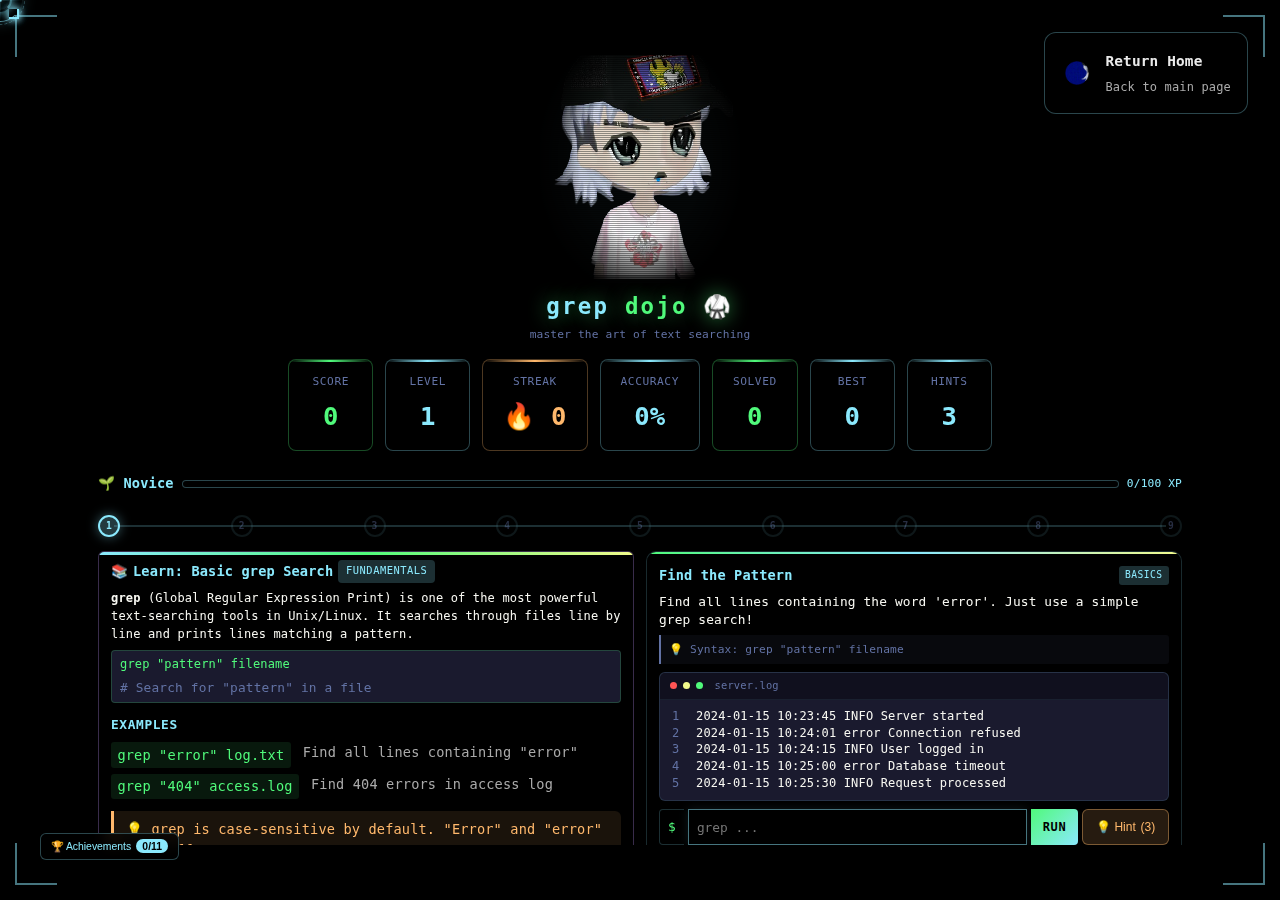
<file: grep.html>
<!DOCTYPE html>
<html lang="en">
<head>
    <meta charset="UTF-8">
    <meta name="viewport" content="width=device-width, initial-scale=1.0">
    <title>grep dojo - Tyler (in real life)</title>
    <link rel="icon" type="image/x-icon" href="assets/favicon/favicon.ico">
    <link rel="icon" type="image/png" sizes="32x32" href="assets/favicon/favicon-32x32.png">
    <link rel="icon" type="image/png" sizes="16x16" href="assets/favicon/favicon-16x16.png">
    <link rel="apple-touch-icon" sizes="180x180" href="assets/favicon/apple-touch-icon.png">
    <link rel="manifest" href="assets/favicon/site.webmanifest">
    
    <!-- Open Graph / Facebook -->
    <meta property="og:type" content="website">
    <meta property="og:url" content="https://grep.tylerirl.com/">
    <meta property="og:title" content="grep dojo - Learn grep the fun way">
    <meta property="og:description" content="Master grep through interactive challenges. Level up your terminal skills!">
    <meta property="og:image" content="https://tylerirl.com/assets/5031.png">
    
    <!-- Twitter -->
    <meta property="twitter:card" content="summary_large_image">
    <meta property="twitter:url" content="https://grep.tylerirl.com/">
    <meta property="twitter:title" content="grep dojo - Learn grep the fun way">
    <meta property="twitter:description" content="Master grep through interactive challenges. Level up your terminal skills!">
    <meta property="twitter:image" content="https://tylerirl.com/assets/5031.png">
    <meta property="twitter:creator" content="@itsTylerIRL">
    
    <meta name="color-scheme" content="dark light">
    <meta name="theme-color" content="#000000">
    <meta name="apple-mobile-web-app-capable" content="yes">
    <meta name="apple-mobile-web-app-status-bar-style" content="black-translucent">
    
    <!-- External CSS -->
    <link rel="stylesheet" href="styles.css?v=1.1">
    <link rel="stylesheet" href="radgotchi.css">
    
    <!-- Three.js for 3D background -->
    <script src="https://cdnjs.cloudflare.com/ajax/libs/three.js/r128/three.min.js"></script>
    <script src="https://unpkg.com/three@0.128.0/examples/js/shaders/CopyShader.js"></script>
    <script src="https://unpkg.com/three@0.128.0/examples/js/shaders/LuminosityHighPassShader.js"></script>
    <script src="https://unpkg.com/three@0.128.0/examples/js/postprocessing/EffectComposer.js"></script>
    <script src="https://unpkg.com/three@0.128.0/examples/js/postprocessing/RenderPass.js"></script>
    <script src="https://unpkg.com/three@0.128.0/examples/js/postprocessing/ShaderPass.js"></script>
    <script src="https://unpkg.com/three@0.128.0/examples/js/postprocessing/UnrealBloomPass.js"></script>

    <style>
        /* Hologram Hero Image Effects */
        .hologram-container {
            position: relative;
            display: inline-block;
            max-width: 200px;
            overflow: visible;
            -webkit-mask-image: radial-gradient(ellipse 75% 80% at center, black 40%, transparent 70%);
            mask-image: radial-gradient(ellipse 75% 80% at center, black 40%, transparent 70%);
        }
        .hologram-image {
            max-width: 200px;
            height: auto;
            filter: contrast(1.1) saturate(1.2);
            animation: hologramPhase 4s ease-in-out infinite, hologramGlitch 8s step-end infinite;
            image-rendering: pixelated;
        }
        .hologram-container::before, .hologram-container::after {
            content: '';
            position: absolute;
            top: 0; left: 0; right: 0; bottom: 0;
            background: inherit;
            pointer-events: none;
        }
        .hologram-container::before {
            background: url('assets/remilio2.png') center/contain no-repeat;
            mix-blend-mode: screen;
            opacity: 0.4;
            filter: hue-rotate(-30deg) saturate(1.5);
            animation: chromaShiftRed 3s ease-in-out infinite;
        }
        .hologram-container::after {
            background: url('assets/remilio2.png') center/contain no-repeat;
            mix-blend-mode: screen;
            opacity: 0.4;
            filter: hue-rotate(30deg) saturate(1.5);
            animation: chromaShiftBlue 3s ease-in-out infinite reverse;
        }
        .hologram-scanlines {
            position: absolute;
            top: 0; left: 0; right: 0; bottom: 0;
            background: repeating-linear-gradient(0deg, transparent 0px, transparent 1px, rgba(0,0,0,0.4) 1px, rgba(0,0,0,0.4) 2px);
            pointer-events: none;
            z-index: 10;
            animation: scanlineMove 0.1s linear infinite;
        }
        .hologram-flicker {
            position: absolute;
            top: 0; left: 0; right: 0; bottom: 0;
            background: rgba(139, 233, 253, 0.03);
            pointer-events: none;
            z-index: 11;
            animation: hologramFlicker 0.15s infinite;
            mix-blend-mode: overlay;
        }
        @keyframes hologramPhase {
            0%, 100% { opacity: 0.95; transform: scale(1) translateY(0); filter: contrast(1.1) saturate(1.2) brightness(1); }
            25% { opacity: 0.85; transform: scale(1.01) translateY(-1px); filter: contrast(1.2) saturate(1.4) brightness(1.1); }
            50% { opacity: 0.9; transform: scale(0.99) translateY(1px); filter: contrast(1.15) saturate(1.3) brightness(0.95); }
            75% { opacity: 1; transform: scale(1.005) translateY(-0.5px); filter: contrast(1.25) saturate(1.5) brightness(1.15); }
        }
        @keyframes hologramGlitch {
            0%, 95%, 100% { clip-path: inset(0 0 0 0); transform: translate(0); }
            96% { clip-path: inset(20% 0 30% 0); transform: translate(-3px, 0); }
            97% { clip-path: inset(50% 0 10% 0); transform: translate(3px, 0); }
            98% { clip-path: inset(10% 0 60% 0); transform: translate(-2px, 0); }
            99% { clip-path: inset(40% 0 20% 0); transform: translate(2px, 0); }
        }
        @keyframes chromaShiftRed { 0%, 100% { transform: translate(-1px, 0); } 50% { transform: translate(-2px, 1px); } }
        @keyframes chromaShiftBlue { 0%, 100% { transform: translate(1px, 0); } 50% { transform: translate(2px, -1px); } }
        @keyframes scanlineMove { 0% { background-position: 0 0; } 100% { background-position: 0 4px; } }
        @keyframes hologramFlicker {
            0%, 100% { opacity: 0.03; } 10% { opacity: 0.08; } 20% { opacity: 0.02; } 30% { opacity: 0.1; }
            40% { opacity: 0.04; } 50% { opacity: 0.15; } 60% { opacity: 0.05; } 70% { opacity: 0.12; }
            80% { opacity: 0.03; } 90% { opacity: 0.08; }
        }

        /* Home Link - Top Right */
        .home-link {
            position: fixed;
            top: 1.2rem;
            right: 1.2rem;
            color: #8be9fd;
            text-decoration: none;
            font-size: 0.8rem;
            padding: 0.5rem 1rem;
            background: rgba(0, 0, 0, 0.5);
            border: 1px solid rgba(139, 233, 253, 0.25);
            border-radius: 8px;
            transition: all 0.3s ease;
            z-index: 100;
            backdrop-filter: blur(8px);
            display: flex;
            align-items: center;
            gap: 0.4rem;
        }

        .home-link:hover {
            color: #fff;
            border-color: rgba(139, 233, 253, 0.6);
            background: rgba(139, 233, 253, 0.1);
            box-shadow: 0 0 20px rgba(139, 233, 253, 0.2);
        }

        .home-link svg {
            width: 14px;
            height: 14px;
        }

        /* Grep Dojo Specific Styles */
        .grep-container {
            max-width: 1100px;
            margin: 0 auto;
            padding: 0.5rem;
            padding-top: 0;
            background: none !important;
            border: none !important;
            box-shadow: none !important;
        }

        .grep-header {
            text-align: center;
            margin-bottom: 0.5rem;
        }

        .grep-header h1 {
            font-size: 1.4rem;
            color: #50fa7b;
            text-shadow: 0 0 20px rgba(80, 250, 123, 0.5);
            margin-bottom: 0;
            margin-top: 0.25rem;
            letter-spacing: 0.1em;
        }

        .grep-header h1 span {
            color: #8be9fd;
        }

        .grep-header .subtitle {
            color: #6272a4;
            font-size: 0.7rem;
            margin-top: 0;
        }

        /* Compact Stats Row - combines all stats */
        .stats-row {
            display: flex;
            justify-content: center;
            align-items: center;
            gap: 0.5rem;
            margin-bottom: 0.5rem;
            flex-wrap: wrap;
            background: rgba(0, 0, 0, 0.3);
            border: 1px solid rgba(139, 233, 253, 0.15);
            border-radius: 8px;
            padding: 0.4rem 0.8rem;
        }

        .stats-row .stat-mini {
            display: flex;
            align-items: center;
            gap: 0.3rem;
            padding: 0 0.5rem;
            border-right: 1px solid rgba(139, 233, 253, 0.15);
        }

        .stats-row .stat-mini:last-child {
            border-right: none;
        }

        .stats-row .stat-mini .label {
            font-size: 0.6rem;
            color: #6272a4;
            text-transform: uppercase;
        }

        .stats-row .stat-mini .value {
            font-size: 0.85rem;
            font-weight: bold;
        }

        .stats-row .stat-mini .value.score { color: #50fa7b; }
        .stats-row .stat-mini .value.level { color: #8be9fd; }
        .stats-row .stat-mini .value.streak { color: #ffb86c; }
        .stats-row .stat-mini .value.accuracy { color: #8be9fd; }
        .stats-row .stat-mini .value.hints { color: #ff79c6; }

        /* XP Bar - more compact */
        .xp-row {
            display: flex;
            align-items: center;
            gap: 0.5rem;
            margin-bottom: 0.4rem;
            padding: 0 0.25rem;
        }

        .xp-row .xp-rank {
            font-size: 0.65rem;
            color: #8be9fd;
            font-weight: bold;
            white-space: nowrap;
        }

        .xp-row .xp-bar-wrapper {
            flex: 1;
            height: 4px;
            background: rgba(0, 0, 0, 0.4);
            border-radius: 2px;
            overflow: hidden;
            border: 1px solid rgba(139, 233, 253, 0.2);
        }

        .xp-row .xp-fill {
            height: 100%;
            background: linear-gradient(90deg, #8be9fd, #50fa7b);
            border-radius: 2px;
            transition: width 0.5s ease;
        }

        .xp-row .xp-text {
            font-size: 0.55rem;
            color: #6272a4;
            white-space: nowrap;
        }

        /* Level Progress */
        .level-progress {
            background: rgba(0, 0, 0, 0.3);
            border-radius: 4px;
            height: 4px;
            margin-bottom: 0.4rem;
            overflow: hidden;
            border: 1px solid rgba(139, 233, 253, 0.1);
        }

        .level-progress-fill {
            height: 100%;
            background: linear-gradient(90deg, #50fa7b, #8be9fd);
            border-radius: 4px;
            transition: width 0.5s cubic-bezier(0.4, 0, 0.2, 1);
            box-shadow: 0 0 6px rgba(139, 233, 253, 0.5);
        }

        /* Level Progression Meter - Compact */
        .level-meter {
            display: flex;
            justify-content: space-between;
            align-items: center;
            margin-bottom: 0.5rem;
            padding: 0.35rem 0;
            position: relative;
        }

        .level-meter::before {
            content: '';
            position: absolute;
            top: 50%;
            left: 1rem;
            right: 1rem;
            height: 2px;
            background: rgba(139, 233, 253, 0.2);
            transform: translateY(-50%);
            z-index: 0;
        }

        .level-meter-progress {
            position: absolute;
            top: 50%;
            left: 1rem;
            height: 2px;
            background: linear-gradient(90deg, #50fa7b, #8be9fd);
            transform: translateY(-50%);
            z-index: 1;
            transition: width 0.5s cubic-bezier(0.4, 0, 0.2, 1);
            box-shadow: 0 0 6px rgba(80, 250, 123, 0.5);
        }

        .level-node {
            width: 22px;
            height: 22px;
            border-radius: 50%;
            background: rgba(0, 0, 0, 0.5);
            border: 2px solid rgba(139, 233, 253, 0.25);
            display: flex;
            align-items: center;
            justify-content: center;
            font-size: 0.6rem;
            font-weight: bold;
            color: #6272a4;
            cursor: pointer;
            transition: all 0.2s ease;
            position: relative;
            z-index: 2;
        }

        .level-node:hover {
            transform: scale(1.15);
            border-color: rgba(139, 233, 253, 0.5);
            box-shadow: 0 0 10px rgba(139, 233, 253, 0.3);
        }

        .level-node.completed {
            background: rgba(80, 250, 123, 0.2);
            border-color: #50fa7b;
            color: #50fa7b;
        }

        .level-node.completed::after {
            content: '✓';
            position: absolute;
            top: -4px;
            right: -4px;
            font-size: 0.45rem;
            background: #50fa7b;
            color: #000;
            width: 10px;
            height: 10px;
            border-radius: 50%;
            display: flex;
            align-items: center;
            justify-content: center;
        }

        .level-node.current {
            background: rgba(139, 233, 253, 0.25);
            border-color: #8be9fd;
            color: #8be9fd;
            box-shadow: 0 0 12px rgba(139, 233, 253, 0.4);
            animation: currentPulse 2s ease-in-out infinite;
        }

        .level-node.locked {
            opacity: 0.4;
            cursor: not-allowed;
        }

        .level-node.locked:hover {
            transform: none;
            box-shadow: none;
        }

        @keyframes currentPulse {
            0%, 100% { box-shadow: 0 0 12px rgba(139, 233, 253, 0.4); }
            50% { box-shadow: 0 0 18px rgba(139, 233, 253, 0.6); }
        }

        .level-node-tooltip {
            position: absolute;
            bottom: 100%;
            left: 50%;
            transform: translateX(-50%);
            background: rgba(0, 0, 0, 0.95);
            border: 1px solid rgba(139, 233, 253, 0.3);
            padding: 0.25rem 0.4rem;
            border-radius: 4px;
            font-size: 0.55rem;
            white-space: nowrap;
            opacity: 0;
            visibility: hidden;
            transition: all 0.2s ease;
            margin-bottom: 5px;
            color: #f8f8f2;
            z-index: 100;
        }

        .level-node:hover .level-node-tooltip {
            opacity: 1;
            visibility: visible;
        }

        /* Hints System */
        .hint-btn {
            background: rgba(255, 184, 108, 0.15);
            border: 1px solid rgba(255, 184, 108, 0.4);
            color: #ffb86c;
            padding: 0.4rem 0.8rem;
            border-radius: 6px;
            cursor: pointer;
            font-size: 0.75rem;
            transition: all 0.3s ease;
            display: flex;
            align-items: center;
            gap: 0.3rem;
        }

        .hint-btn:hover:not(:disabled) {
            background: rgba(255, 184, 108, 0.25);
            border-color: #ffb86c;
        }

        .hint-btn:disabled {
            opacity: 0.4;
            cursor: not-allowed;
        }

        .hint-display {
            background: rgba(255, 184, 108, 0.1);
            border: 1px solid rgba(255, 184, 108, 0.3);
            border-radius: 4px;
            padding: 0.3rem 0.5rem;
            margin-top: 0.4rem;
            font-size: 0.7rem;
            color: #ffb86c;
            display: none;
        }

        .hint-display.show {
            display: block;
            animation: slideIn 0.3s ease;
        }

        @keyframes slideIn {
            from { opacity: 0; transform: translateY(-10px); }
            to { opacity: 1; transform: translateY(0); }
        }

        /* Achievements Panel */
        .achievements-btn {
            position: fixed;
            bottom: 2.5rem;
            left: 2.5rem;
            background: rgba(0, 0, 0, 0.7);
            border: 1px solid rgba(139, 233, 253, 0.3);
            color: #8be9fd;
            padding: 0.35rem 0.6rem;
            border-radius: 6px;
            cursor: pointer;
            font-size: 0.65rem;
            transition: all 0.3s ease;
            z-index: 50;
            backdrop-filter: blur(8px);
            display: flex;
            align-items: center;
            gap: 0.3rem;
        }

        .achievements-btn:hover {
            border-color: #8be9fd;
            box-shadow: 0 0 20px rgba(139, 233, 253, 0.3);
        }

        .achievement-count {
            background: #8be9fd;
            color: #000;
            padding: 0.1rem 0.4rem;
            border-radius: 10px;
            font-size: 0.65rem;
            font-weight: bold;
        }

        .achievements-modal {
            position: fixed;
            top: 0;
            left: 0;
            right: 0;
            bottom: 0;
            background: rgba(0, 0, 0, 0.85);
            display: none;
            align-items: center;
            justify-content: center;
            z-index: 200;
            backdrop-filter: blur(10px);
        }

        .achievements-modal.show {
            display: flex;
        }

        .achievements-content {
            background: rgba(20, 20, 30, 0.95);
            border: 1px solid rgba(139, 233, 253, 0.3);
            border-radius: 16px;
            padding: 2rem;
            max-width: 500px;
            width: 90%;
            max-height: 80vh;
            overflow-y: auto;
        }

        .achievements-header {
            display: flex;
            justify-content: space-between;
            align-items: center;
            margin-bottom: 1.5rem;
        }

        .achievements-header h2 {
            color: #8be9fd;
            font-size: 1.3rem;
            margin: 0;
        }

        .achievements-close {
            background: none;
            border: none;
            color: #6272a4;
            font-size: 1.5rem;
            cursor: pointer;
            transition: color 0.3s;
        }

        .achievements-close:hover {
            color: #f8f8f2;
        }

        .achievements-grid {
            display: grid;
            grid-template-columns: repeat(auto-fill, minmax(200px, 1fr));
            gap: 1rem;
        }

        .achievement-card {
            background: rgba(0, 0, 0, 0.4);
            border: 1px solid rgba(139, 233, 253, 0.15);
            border-radius: 10px;
            padding: 1rem;
            text-align: center;
            transition: all 0.3s ease;
        }

        .achievement-card.locked {
            opacity: 0.4;
            filter: grayscale(1);
        }

        .achievement-card.unlocked {
            border-color: rgba(80, 250, 123, 0.4);
            background: rgba(80, 250, 123, 0.05);
        }

        .achievement-card.unlocked.new {
            animation: achievementGlow 2s ease-in-out;
        }

        @keyframes achievementGlow {
            0%, 100% { box-shadow: 0 0 0 rgba(80, 250, 123, 0); }
            50% { box-shadow: 0 0 30px rgba(80, 250, 123, 0.5); }
        }

        .achievement-icon {
            font-size: 2rem;
            margin-bottom: 0.5rem;
        }

        .achievement-name {
            color: #f8f8f2;
            font-weight: bold;
            font-size: 0.85rem;
            margin-bottom: 0.3rem;
        }

        .achievement-desc {
            color: #6272a4;
            font-size: 0.7rem;
        }

        /* Command History */
        .history-container {
            margin-top: 1rem;
            padding-top: 1rem;
            border-top: 1px solid rgba(139, 233, 253, 0.1);
        }

        .history-label {
            font-size: 0.7rem;
            color: #6272a4;
            margin-bottom: 0.5rem;
            text-transform: uppercase;
            letter-spacing: 0.1em;
        }

        .history-list {
            display: flex;
            flex-wrap: wrap;
            gap: 0.4rem;
        }

        .history-item {
            font-family: 'Fira Code', 'Consolas', monospace;
            font-size: 0.7rem;
            padding: 0.2rem 0.5rem;
            border-radius: 4px;
            background: rgba(0, 0, 0, 0.3);
            border: 1px solid rgba(139, 233, 253, 0.15);
        }

        .history-item.correct {
            border-color: rgba(80, 250, 123, 0.3);
            color: #50fa7b;
        }

        .history-item.wrong {
            border-color: rgba(255, 85, 85, 0.3);
            color: #ff5555;
            text-decoration: line-through;
        }

        /* Stats Summary - Hidden, using stats-row instead */
        .stats-summary {
            display: none;
        }

        /* XP Container - Hidden, using xp-row instead */
        .xp-container {
            display: none;
        }

        /* Stats Display - Cyberpunk Style */
        .stats-row {
            display: flex;
            justify-content: center;
            gap: 0.75rem;
            margin-bottom: 0.5rem;
            flex-wrap: wrap;
            background: none !important;
            border: none !important;
            box-shadow: none !important;
        }

        .stat-box {
            background: rgba(0, 0, 0, 0.5);
            border: 1px solid rgba(139, 233, 253, 0.25);
            border-radius: 8px;
            padding: 0.75rem 1.25rem;
            text-align: center;
            min-width: 85px;
            position: relative;
            overflow: hidden;
            transition: all 0.3s ease;
        }

        .stat-box:hover {
            border-color: rgba(139, 233, 253, 0.6);
            box-shadow: 0 0 20px rgba(139, 233, 253, 0.3), inset 0 0 20px rgba(139, 233, 253, 0.05);
            transform: translateY(-2px);
        }

        .stat-box::before {
            content: '';
            position: absolute;
            top: 0;
            left: 0;
            right: 0;
            height: 2px;
            background: linear-gradient(90deg, transparent, #8be9fd, transparent);
            animation: scanline 2s ease-in-out infinite;
            pointer-events: none;
        }

        .stat-box::after {
            content: '';
            position: absolute;
            top: 0;
            left: -100%;
            width: 100%;
            height: 100%;
            background: linear-gradient(90deg, transparent, rgba(139, 233, 253, 0.1), transparent);
            animation: dataStream 3s ease-in-out infinite;
            pointer-events: none;
        }

        @keyframes scanline {
            0%, 100% { opacity: 0.5; }
            50% { opacity: 1; }
        }

        @keyframes dataStream {
            0% { left: -100%; }
            50%, 100% { left: 100%; }
        }

        @keyframes glowPulse {
            0%, 100% { text-shadow: 0 0 5px currentColor; }
            50% { text-shadow: 0 0 20px currentColor, 0 0 30px currentColor; }
        }

        @keyframes borderGlow {
            0%, 100% { box-shadow: 0 0 5px rgba(139, 233, 253, 0.3); }
            50% { box-shadow: 0 0 15px rgba(139, 233, 253, 0.5), 0 0 30px rgba(139, 233, 253, 0.2); }
        }

        .stat-box.accent-green { border-color: rgba(80, 250, 123, 0.3); }
        .stat-box.accent-green::before { background: linear-gradient(90deg, transparent, #50fa7b, transparent); }
        .stat-box.accent-green:hover { border-color: rgba(80, 250, 123, 0.6); box-shadow: 0 0 20px rgba(80, 250, 123, 0.3); }

        .stat-box.accent-cyan { border-color: rgba(139, 233, 253, 0.3); }
        .stat-box.accent-cyan::before { background: linear-gradient(90deg, transparent, #8be9fd, transparent); }
        .stat-box.accent-cyan:hover { border-color: rgba(139, 233, 253, 0.6); box-shadow: 0 0 20px rgba(139, 233, 253, 0.3); }

        .stat-box.accent-orange { border-color: rgba(255, 184, 108, 0.3); }
        .stat-box.accent-orange::before { background: linear-gradient(90deg, transparent, #ffb86c, transparent); }
        .stat-box.accent-orange:hover { border-color: rgba(255, 184, 108, 0.6); box-shadow: 0 0 20px rgba(255, 184, 108, 0.3); }

        .stat-label {
            font-size: 0.7rem;
            color: #6272a4;
            text-transform: uppercase;
            letter-spacing: 0.05em;
            margin-bottom: 0.25rem;
        }

        .stat-value {
            font-size: 1.6rem;
            font-weight: bold;
            color: #8be9fd;
            font-family: 'JetBrains Mono', monospace;
            animation: glowPulse 3s ease-in-out infinite;
        }

        .stat-box.accent-green .stat-value { color: #50fa7b; }
        .stat-box.accent-cyan .stat-value { color: #8be9fd; }
        .stat-box.accent-orange .stat-value { color: #ffb86c; }

        /* XP Bar */
        .xp-display {
            display: flex;
            align-items: center;
            gap: 0.5rem;
            padding: 0.4rem 0;
            margin-bottom: 0.5rem;
        }

        .xp-rank {
            font-size: 0.85rem;
            color: #8be9fd;
            font-weight: bold;
            white-space: nowrap;
            animation: glowPulse 3s ease-in-out infinite;
        }

        .xp-bar-container {
            flex: 1;
            display: flex;
            align-items: center;
            gap: 0.5rem;
        }

        .xp-bar {
            flex: 1;
            height: 8px;
            background: rgba(0, 0, 0, 0.5);
            border-radius: 4px;
            overflow: hidden;
            border: 1px solid rgba(139, 233, 253, 0.3);
        }

        .xp-fill {
            height: 100%;
            background: linear-gradient(90deg, #50fa7b, #8be9fd);
            border-radius: 4px;
            transition: width 0.5s ease;
            box-shadow: 0 0 10px rgba(139, 233, 253, 0.5);
            animation: xpGlow 2s ease-in-out infinite;
        }

        @keyframes xpGlow {
            0%, 100% { box-shadow: 0 0 5px rgba(139, 233, 253, 0.5); }
            50% { box-shadow: 0 0 15px rgba(139, 233, 253, 0.8), 0 0 25px rgba(80, 250, 123, 0.4); }
        }

        .xp-text {
            font-size: 0.7rem;
            color: #8be9fd;
            white-space: nowrap;
            font-family: 'JetBrains Mono', monospace;
        }

        /* New Achievement Popup */
        .achievement-popup {
            position: fixed;
            top: 2rem;
            left: 50%;
            transform: translateX(-50%) translateY(-100px);
            background: rgba(20, 20, 30, 0.95);
            border: 2px solid #50fa7b;
            border-radius: 12px;
            padding: 1rem 1.5rem;
            display: flex;
            align-items: center;
            gap: 1rem;
            z-index: 300;
            opacity: 0;
            transition: all 0.5s cubic-bezier(0.4, 0, 0.2, 1);
            box-shadow: 0 0 40px rgba(80, 250, 123, 0.4);
        }

        .achievement-popup.show {
            opacity: 1;
            transform: translateX(-50%) translateY(0);
        }

        .achievement-popup-icon {
            font-size: 2.5rem;
        }

        .achievement-popup-text h4 {
            color: #50fa7b;
            margin: 0 0 0.2rem 0;
            font-size: 0.8rem;
        }

        .achievement-popup-text p {
            color: #f8f8f2;
            margin: 0;
            font-size: 1rem;
            font-weight: bold;
        }

        /* Challenge Card */
        .challenge-card {
            background: rgba(0, 0, 0, 0.45);
            border: 1px solid rgba(139, 233, 253, 0.18);
            border-radius: 10px;
            padding: 0.75rem;
            margin-bottom: 0.5rem;
            position: relative;
            overflow: hidden;
        }

        .challenge-card::before {
            content: '';
            position: absolute;
            top: 0;
            left: 0;
            right: 0;
            height: 2px;
            background: linear-gradient(90deg, #50fa7b, #8be9fd, #f1fa8c);
        }

        .challenge-title {
            display: flex;
            justify-content: space-between;
            align-items: center;
            margin-bottom: 0.4rem;
        }

        .challenge-title h2 {
            color: #8be9fd;
            font-size: 0.85rem;
            margin: 0;
        }

        .challenge-tag {
            background: rgba(139, 233, 253, 0.2);
            color: #8be9fd;
            padding: 0.1rem 0.4rem;
            border-radius: 3px;
            font-size: 0.6rem;
            text-transform: uppercase;
            letter-spacing: 0.05em;
        }

        .challenge-description {
            color: #f8f8f2;
            margin-bottom: 0.4rem;
            line-height: 1.4;
            font-size: 0.8rem;
        }

        .challenge-hint {
            color: #6272a4;
            font-size: 0.7rem;
            margin-bottom: 0.5rem;
            padding: 0.3rem 0.5rem;
            background: rgba(98, 114, 164, 0.08);
            border-left: 2px solid #6272a4;
            border-radius: 0 3px 3px 0;
        }

        /* Terminal/File Display */
        .file-display {
            background: #1a1a2e;
            border: 1px solid rgba(139, 233, 253, 0.12);
            border-radius: 6px;
            margin-bottom: 0.5rem;
            overflow: hidden;
        }

        .file-header {
            background: rgba(0, 0, 0, 0.35);
            padding: 0.25rem 0.6rem;
            display: flex;
            align-items: center;
            gap: 0.4rem;
            border-bottom: 1px solid rgba(139, 233, 253, 0.08);
        }

        .file-dot {
            width: 7px;
            height: 7px;
            border-radius: 50%;
        }
        .file-dot.red { background: #ff5555; }
        .file-dot.yellow { background: #f1fa8c; }
        .file-dot.green { background: #50fa7b; }

        .file-name {
            color: #6272a4;
            font-size: 0.65rem;
            margin-left: 0.3rem;
        }

        .file-content {
            padding: 0.5rem 0.75rem;
            font-family: 'JetBrains Mono', monospace;
            font-size: 0.75rem;
            line-height: 1.4;
            max-height: 120px;
            overflow-y: auto;
        }

        .file-content .line {
            color: #f8f8f2;
            white-space: pre-wrap;
            word-break: break-all;
        }

        .file-content .line-number {
            color: #6272a4;
            user-select: none;
            margin-right: 0.6rem;
            min-width: 2ch;
            display: inline-block;
        }

        .file-content .highlight {
            background: rgba(80, 250, 123, 0.25);
            color: #50fa7b;
            padding: 0 2px;
            border-radius: 2px;
        }

        /* Input Area */
        .grep-input-area {
            display: flex;
            gap: 0.25rem;
            margin-bottom: 0.5rem;
            position: relative;
            z-index: 10;
        }

        .grep-prompt {
            color: #50fa7b;
            font-family: 'JetBrains Mono', monospace;
            padding: 0.4rem 0.5rem;
            display: flex;
            align-items: center;
            background: rgba(0, 0, 0, 0.3);
            border-radius: 4px 0 0 4px;
            border: 1px solid rgba(139, 233, 253, 0.2);
            border-right: none;
            font-size: 0.8rem;
        }

        .grep-input {
            flex: 1;
            background: rgba(0, 0, 0, 0.4);
            border: 1px solid rgba(139, 233, 253, 0.2);
            color: #f8f8f2;
            font-family: 'JetBrains Mono', monospace;
            font-size: 0.8rem;
            padding: 0.4rem 0.5rem;
            outline: none;
            transition: all 0.3s ease;
            position: relative;
            z-index: 10;
        }

        .grep-input:focus {
            border-color: rgba(139, 233, 253, 0.5);
            box-shadow: 0 0 10px rgba(139, 233, 253, 0.1);
        }

        .grep-submit {
            background: linear-gradient(135deg, #50fa7b, #8be9fd);
            border: none;
            color: #000;
            font-family: 'JetBrains Mono', monospace;
            font-weight: bold;
            padding: 0.4rem 0.75rem;
            border-radius: 0 4px 4px 0;
            cursor: pointer;
            transition: all 0.3s ease;
            text-transform: uppercase;
            letter-spacing: 0.05em;
            font-size: 0.75rem;
            position: relative;
            z-index: 10;
        }

        .grep-submit:hover {
            transform: scale(1.02);
            box-shadow: 0 0 15px rgba(80, 250, 123, 0.4);
        }

        /* Output Display */
        .output-display {
            background: #0d0d1a;
            border: 1px solid rgba(139, 233, 253, 0.15);
            border-radius: 4px;
            padding: 0.4rem 0.5rem;
            min-height: 40px;
            max-height: 60px;
            overflow-y: auto;
            font-family: 'JetBrains Mono', monospace;
            font-size: 0.75rem;
        }

        .output-display.success {
            border-color: rgba(80, 250, 123, 0.5);
            box-shadow: 0 0 20px rgba(80, 250, 123, 0.1);
        }

        .output-display.error {
            border-color: rgba(255, 85, 85, 0.5);
            box-shadow: 0 0 20px rgba(255, 85, 85, 0.1);
        }

        .output-line {
            color: #f8f8f2;
            line-height: 1.3;
        }

        .output-line.matched {
            color: #50fa7b;
        }

        .output-line.error-msg {
            color: #ff5555;
        }

        /* Feedback Messages */
        .feedback {
            text-align: center;
            padding: 0.4rem 0.5rem;
            margin-top: 0.5rem;
            border-radius: 4px;
            font-size: 0.85rem;
            display: none;
        }

        .feedback.show {
            display: block;
            animation: feedbackPop 0.4s cubic-bezier(0.68, -0.55, 0.265, 1.55);
        }

        .feedback.success {
            background: rgba(80, 250, 123, 0.15);
            border: 1px solid rgba(80, 250, 123, 0.3);
            color: #50fa7b;
        }

        .feedback.wrong {
            background: rgba(255, 85, 85, 0.15);
            border: 1px solid rgba(255, 85, 85, 0.3);
            color: #ff5555;
        }

        .feedback.hint-msg {
            background: rgba(255, 184, 108, 0.15);
            border: 1px solid rgba(255, 184, 108, 0.3);
            color: #ffb86c;
        }

        @keyframes feedbackPop {
            0% { transform: scale(0.8); opacity: 0; }
            100% { transform: scale(1); opacity: 1; }
        }

        /* Cheatsheet Panel */
        .cheatsheet {
            background: rgba(0, 0, 0, 0.4);
            border: 1px solid rgba(139, 233, 253, 0.15);
            border-radius: 6px;
            padding: 0.5rem;
            margin-top: 0.5rem;
        }

        .cheatsheet-toggle {
            display: none;
        }

        .cheatsheet-toggle::after {
            content: '▼';
            font-size: 0.7rem;
            transition: transform 0.3s ease;
        }

        .cheatsheet.open .cheatsheet-toggle::after {
            transform: rotate(180deg);
        }

        .cheatsheet-content {
            display: block;
            padding-top: 0.3rem;
            border-top: none;
        }

        .cheatsheet.open .cheatsheet-content {
            display: block;
        }

        .cheatsheet-grid {
            display: grid;
            grid-template-columns: repeat(auto-fit, minmax(160px, 1fr));
            gap: 0.4rem;
        }

        .cheatsheet-item {
            display: flex;
            gap: 0.3rem;
        }

        .cheatsheet-cmd {
            color: #50fa7b;
            font-family: 'JetBrains Mono', monospace;
            background: rgba(80, 250, 123, 0.1);
            padding: 0.1rem 0.3rem;
            border-radius: 3px;
            white-space: nowrap;
            font-size: 0.7rem;
        }

        .cheatsheet-desc {
            color: #6272a4;
            font-size: 0.7rem;
        }

        /* Celebration Animation */
        .celebration {
            position: fixed;
            top: 0;
            left: 0;
            right: 0;
            bottom: 0;
            pointer-events: none;
            z-index: 1000;
        }

        .confetti {
            position: absolute;
            width: 10px;
            height: 10px;
            animation: confettiFall 3s ease-out forwards;
        }

        @keyframes confettiFall {
            0% {
                transform: translateY(-100px) rotate(0deg);
                opacity: 1;
            }
            100% {
                transform: translateY(100vh) rotate(720deg);
                opacity: 0;
            }
        }

        /* Lesson Panel - Teaching before challenges */
        .lesson-panel {
            background: rgba(0, 0, 0, 0.4);
            border: 1px solid rgba(189, 147, 249, 0.3);
            border-radius: 6px;
            padding: 0.5rem 0.75rem;
            margin-bottom: 0.5rem;
            position: relative;
            overflow: hidden;
        }

        .lesson-panel::before {
            content: '';
            position: absolute;
            top: 0;
            left: 0;
            right: 0;
            height: 3px;
            background: linear-gradient(90deg, #8be9fd, #50fa7b, #f1fa8c);
        }

        .lesson-header {
            display: flex;
            align-items: center;
            gap: 0.3rem;
            margin-bottom: 0.4rem;
        }

        .lesson-header h3 {
            color: #8be9fd;
            font-size: 0.85rem;
            margin: 0;
            display: flex;
            align-items: center;
            gap: 0.3rem;
        }

        .lesson-tag {
            background: rgba(139, 233, 253, 0.2);
            color: #8be9fd;
            font-size: 0.65rem;
            padding: 0.15rem 0.5rem;
            border-radius: 4px;
            text-transform: uppercase;
            letter-spacing: 0.05em;
        }

        .lesson-content {
            color: #f8f8f2;
            font-size: 0.75rem;
            line-height: 1.5;
        }

        .lesson-content p {
            margin: 0 0 0.4rem 0;
        }

        .lesson-content p:last-child {
            margin-bottom: 0;
        }

        .syntax-box {
            background: #1a1a2e;
            border: 1px solid rgba(80, 250, 123, 0.2);
            border-radius: 4px;
            padding: 0.3rem 0.5rem;
            margin: 0.4rem 0;
            font-family: 'JetBrains Mono', monospace;
        }

        .syntax-box code {
            color: #50fa7b;
            font-size: 0.75rem;
        }

        .syntax-box .comment {
            color: #6272a4;
            font-size: 0.8rem;
            display: block;
            margin-top: 0.3rem;
        }

        .lesson-examples {
            margin-top: 0.75rem;
        }

        .lesson-examples h4 {
            color: #8be9fd;
            font-size: 0.8rem;
            margin: 0 0 0.5rem 0;
            text-transform: uppercase;
            letter-spacing: 0.05em;
        }

        .example-item {
            display: flex;
            gap: 0.75rem;
            align-items: flex-start;
            margin-bottom: 0.4rem;
            font-size: 0.85rem;
        }

        .example-cmd {
            color: #50fa7b;
            font-family: 'JetBrains Mono', monospace;
            background: rgba(80, 250, 123, 0.1);
            padding: 0.15rem 0.4rem;
            border-radius: 3px;
            flex-shrink: 0;
        }

        .example-desc {
            color: #aaa;
        }

        .lesson-tip {
            background: rgba(255, 184, 108, 0.1);
            border-left: 3px solid #ffb86c;
            padding: 0.5rem 0.75rem;
            margin-top: 0.75rem;
            border-radius: 0 6px 6px 0;
            font-size: 0.85rem;
            color: #ffb86c;
        }

        /* Two-Column Grid for Learn + Challenge */
        .content-grid {
            display: grid;
            grid-template-columns: 1fr 1fr;
            gap: 0.75rem;
            margin-bottom: 0.5rem;
        }

        .content-grid .lesson-panel {
            margin-bottom: 0;
        }

        .content-grid .challenge-card {
            margin-bottom: 0;
        }

        /* Level Complete Modal */
        .level-modal {
            position: fixed;
            top: 0;
            left: 0;
            right: 0;
            bottom: 0;
            background: rgba(0, 0, 0, 0.85);
            display: none;
            justify-content: center;
            align-items: center;
            z-index: 1000;
        }

        .level-modal.show {
            display: flex;
            animation: modalFadeIn 0.3s ease;
        }

        @keyframes modalFadeIn {
            from { opacity: 0; }
            to { opacity: 1; }
        }

        .level-modal-content {
            background: rgba(13, 13, 26, 0.95);
            border: 1px solid rgba(139, 233, 253, 0.3);
            border-radius: 16px;
            padding: 2rem;
            text-align: center;
            max-width: 400px;
            animation: modalPop 0.4s cubic-bezier(0.68, -0.55, 0.265, 1.55);
        }

        @keyframes modalPop {
            from { transform: scale(0.8); }
            to { transform: scale(1); }
        }

        .level-modal-content h2 {
            color: #50fa7b;
            font-size: 1.8rem;
            margin-bottom: 0.5rem;
        }

        .level-modal-content p {
            color: #f8f8f2;
            margin-bottom: 1.5rem;
        }

        .level-modal-content .xp-gained {
            color: #8be9fd;
            font-size: 1.2rem;
            margin-bottom: 1rem;
        }

        .next-level-btn {
            background: linear-gradient(135deg, #8be9fd, #50fa7b);
            border: none;
            color: #000;
            font-family: 'JetBrains Mono', monospace;
            font-size: 1rem;
            padding: 0.75rem 2rem;
            border-radius: 8px;
            cursor: none !important;
            transition: all 0.3s ease;
        }

        .next-level-btn:hover {
            transform: scale(1.05);
            box-shadow: 0 0 30px rgba(139, 233, 253, 0.4);
        }

        /* Mobile Responsiveness */
        @media (max-width: 600px) {
            .grep-header h1 {
                font-size: 1.2rem;
            }

            .stats-row {
                gap: 0.4rem;
            }

            .stat-box {
                padding: 0.4rem 0.6rem;
                min-width: 55px;
            }

            .stat-label {
                font-size: 0.5rem;
            }

            .stat-value {
                font-size: 1rem;
            }

            .xp-display {
                padding: 0.3rem 0.5rem;
                flex-wrap: wrap;
                justify-content: center;
            }

            .grep-input-area {
                flex-direction: column;
            }

            .grep-prompt {
                border-radius: 4px;
                border-right: 1px solid rgba(139, 233, 253, 0.2);
            }

            .grep-input {
                border-radius: 4px;
            }

            .grep-submit {
                border-radius: 4px;
            }

            .home-link {
                top: 0.5rem;
                right: 0.5rem;
                font-size: 0.6rem;
                padding: 0.3rem 0.5rem;
            }

            .hologram-container,
            .hologram-image {
                max-width: 120px;
            }

            .content-grid {
                grid-template-columns: 1fr;
            }

            .lesson-panel {
                padding: 0.4rem 0.5rem;
            }

            .lesson-header {
                flex-wrap: wrap;
                gap: 0.3rem;
            }

            .lesson-header h3 {
                font-size: 0.75rem;
            }

            .syntax-box {
                padding: 0.25rem 0.5rem;
                font-size: 0.7rem;
            }

            .example-item {
                flex-direction: column;
                gap: 0.2rem;
            }

            .level-node {
                width: 18px;
                height: 18px;
                font-size: 0.55rem;
            }

            .challenge-card {
                padding: 0.5rem;
            }

            .file-content {
                max-height: 80px;
                font-size: 0.65rem;
            }

            .output-display {
                max-height: 50px;
            }
        }

        /* Scrollbar styling */
        .file-content::-webkit-scrollbar {
            width: 6px;
        }

        .file-content::-webkit-scrollbar-track {
            background: rgba(0, 0, 0, 0.2);
        }

        .file-content::-webkit-scrollbar-thumb {
            background: rgba(139, 233, 253, 0.3);
            border-radius: 3px;
        }

        .file-content::-webkit-scrollbar-thumb:hover {
            background: rgba(139, 233, 253, 0.5);
        }
    </style>
</head>
<body>
    <!-- 3D Background Canvas -->
    <canvas id="bg-canvas"></canvas>
    
    <!-- Custom Cursor -->
    <div class="custom-cursor">
        <div class="cursor-bracket tl"></div>
        <div class="cursor-bracket tr"></div>
        <div class="cursor-bracket bl"></div>
        <div class="cursor-bracket br"></div>
    </div>
    <div class="corner-brackets"><div class="bottom"></div></div>

    <!-- Floating Return Home Button -->
    <a href="index.html" class="floating-home">
        <div class="floating-home-content">
            <div class="floating-home-icon">
                <img src="assets/wee.gif" alt="Return home">
            </div>
            <div class="floating-home-text">
                <h4>Return Home</h4>
                <p>Back to main page</p>
            </div>
        </div>
    </a>

    <main class="main-content">
        <!-- Hero Section with Hologram -->
        <section id="home" class="hero" style="margin-bottom: 0; padding-bottom: 0;">
            <div class="container" style="text-align: center; padding-top: 0.5rem;">
                <div class="hologram-container">
                    <img src="assets/remilio2.png" alt="Remilio" class="hologram-image">
                    <div class="hologram-scanlines"></div>
                    <div class="hologram-flicker"></div>
                </div>
            </div>
        </section>

        <div class="grep-container">
            <header class="grep-header">
                <h1><span>grep</span> dojo 🥋</h1>
                <p class="subtitle">master the art of text searching</p>
            </header>

            <!-- Stats Row -->
            <div class="stats-row">
                <div class="stat-box accent-green">
                    <div class="stat-label">Score</div>
                    <div class="stat-value" id="score">0</div>
                </div>
                <div class="stat-box accent-cyan">
                    <div class="stat-label">Level</div>
                    <div class="stat-value" id="level">1</div>
                </div>
                <div class="stat-box accent-orange">
                    <div class="stat-label">Streak</div>
                    <div class="stat-value" id="streak">🔥 0</div>
                </div>
                <div class="stat-box accent-cyan">
                    <div class="stat-label">Accuracy</div>
                    <div class="stat-value" id="accuracy">0%</div>
                </div>
                <div class="stat-box accent-green">
                    <div class="stat-label">Solved</div>
                    <div class="stat-value" id="total-solved">0</div>
                </div>
                <div class="stat-box accent-cyan">
                    <div class="stat-label">Best</div>
                    <div class="stat-value" id="best-streak">0</div>
                </div>
                <div class="stat-box accent-cyan">
                    <div class="stat-label">Hints</div>
                    <div class="stat-value" id="hints-remaining">3</div>
                </div>
            </div>

            <!-- XP Display -->
            <div class="xp-display">
                <span class="xp-rank" id="xp-rank">🌱 Novice</span>
                <div class="xp-bar-container">
                    <div class="xp-bar">
                        <div class="xp-fill" id="xp-fill" style="width: 0%"></div>
                    </div>
                    <span class="xp-text"><span id="xp-current">0</span>/<span id="xp-needed">100</span> XP</span>
                </div>
            </div>

            <!-- Level Progression Meter -->
            <div class="level-meter" id="level-meter">
                <div class="level-meter-progress" id="level-meter-progress"></div>
                <div class="level-node" data-level="1" onclick="jumpToLevel(1)">
                    1
                    <span class="level-node-tooltip">Basic grep</span>
                </div>
                <div class="level-node" data-level="2" onclick="jumpToLevel(2)">
                    2
                    <span class="level-node-tooltip">Case-Insensitive (-i)</span>
                </div>
                <div class="level-node" data-level="3" onclick="jumpToLevel(3)">
                    3
                    <span class="level-node-tooltip">Recursive Search (-r)</span>
                </div>
                <div class="level-node" data-level="4" onclick="jumpToLevel(4)">
                    4
                    <span class="level-node-tooltip">Line Numbers (-n)</span>
                </div>
                <div class="level-node" data-level="5" onclick="jumpToLevel(5)">
                    5
                    <span class="level-node-tooltip">Count Matches (-c)</span>
                </div>
                <div class="level-node" data-level="6" onclick="jumpToLevel(6)">
                    6
                    <span class="level-node-tooltip">Invert Match (-v)</span>
                </div>
                <div class="level-node" data-level="7" onclick="jumpToLevel(7)">
                    7
                    <span class="level-node-tooltip">Regex Patterns</span>
                </div>
                <div class="level-node" data-level="8" onclick="jumpToLevel(8)">
                    8
                    <span class="level-node-tooltip">Extended Regex (-E)</span>
                </div>
                <div class="level-node" data-level="9" onclick="jumpToLevel(9)">
                    9
                    <span class="level-node-tooltip">Boss Level 🏆</span>
                </div>
            </div>

            <!-- Two-Column Grid: Learn + Challenge -->
            <div class="content-grid">
                <!-- Lesson Panel -->
                <div class="lesson-panel" id="lesson-panel">
                    <div class="lesson-header">
                        <h3>📚 <span id="lesson-title">Learn: Basic grep</span></h3>
                        <span class="lesson-tag" id="lesson-tag">new skill</span>
                    </div>
                    <div class="lesson-content" id="lesson-content">
                        <!-- Dynamically populated -->
                    </div>
                </div>

                <!-- Challenge Card -->
            <div class="challenge-card">
                <div class="challenge-title">
                    <h2 id="challenge-title">Loading challenge...</h2>
                    <span class="challenge-tag" id="challenge-tag">basics</span>
                </div>
                <p class="challenge-description" id="challenge-description"></p>
                <p class="challenge-hint" id="challenge-hint"></p>

                <!-- File Display -->
                <div class="file-display">
                    <div class="file-header">
                        <span class="file-dot red"></span>
                        <span class="file-dot yellow"></span>
                        <span class="file-dot green"></span>
                        <span class="file-name" id="file-name">sample.txt</span>
                    </div>
                    <div class="file-content" id="file-content"></div>
                </div>

                <!-- Input Area -->
                <div class="grep-input-area">
                    <span class="grep-prompt">$</span>
                    <input type="text" class="grep-input" id="grep-input" placeholder="grep ..." autocomplete="off" spellcheck="false">
                    <button class="grep-submit" id="submit-btn">Run</button>
                    <button class="hint-btn" id="hint-btn" onclick="useHint()">💡 Hint <span id="hint-count">(3)</span></button>
                </div>

                <!-- Hint Display -->
                <div class="hint-display" id="hint-display"></div>

                <!-- Output Display -->
                <div class="output-display" id="output-display">
                    <div class="output-line" style="color: #6272a4;">// output will appear here</div>
                </div>

                <!-- Feedback -->
                <div class="feedback" id="feedback"></div>

                <!-- Command History -->
                <div class="history-container" id="history-container" style="display: none;">
                    <div class="history-label">Previous Attempts</div>
                    <div class="history-list" id="history-list"></div>
                </div>
            </div>
            </div><!-- end content-grid -->

            <!-- Cheatsheet -->
            <div class="cheatsheet" id="cheatsheet">
                <div class="cheatsheet-toggle" onclick="toggleCheatsheet()">
                    📖 grep cheatsheet
                </div>
                <div class="cheatsheet-content">
                    <div class="cheatsheet-grid">
                        <div class="cheatsheet-item">
                            <span class="cheatsheet-cmd">grep "text"</span>
                            <span class="cheatsheet-desc">basic search</span>
                        </div>
                        <div class="cheatsheet-item">
                            <span class="cheatsheet-cmd">-i</span>
                            <span class="cheatsheet-desc">case insensitive</span>
                        </div>
                        <div class="cheatsheet-item">
                            <span class="cheatsheet-cmd">-v</span>
                            <span class="cheatsheet-desc">invert match</span>
                        </div>
                    <div class="cheatsheet-item">
                        <span class="cheatsheet-cmd">-c</span>
                        <span class="cheatsheet-desc">count matches</span>
                    </div>
                    <div class="cheatsheet-item">
                        <span class="cheatsheet-cmd">-n</span>
                        <span class="cheatsheet-desc">show line numbers</span>
                    </div>
                    <div class="cheatsheet-item">
                        <span class="cheatsheet-cmd">-w</span>
                        <span class="cheatsheet-desc">whole words only</span>
                    </div>
                    <div class="cheatsheet-item">
                        <span class="cheatsheet-cmd">-E</span>
                        <span class="cheatsheet-desc">extended regex</span>
                    </div>
                    <div class="cheatsheet-item">
                        <span class="cheatsheet-cmd">^</span>
                        <span class="cheatsheet-desc">start of line</span>
                    </div>
                    <div class="cheatsheet-item">
                        <span class="cheatsheet-cmd">$</span>
                        <span class="cheatsheet-desc">end of line</span>
                    </div>
                    <div class="cheatsheet-item">
                        <span class="cheatsheet-cmd">.</span>
                        <span class="cheatsheet-desc">any character</span>
                    </div>
                    <div class="cheatsheet-item">
                        <span class="cheatsheet-cmd">*</span>
                        <span class="cheatsheet-desc">zero or more</span>
                    </div>
                    <div class="cheatsheet-item">
                        <span class="cheatsheet-cmd">[abc]</span>
                        <span class="cheatsheet-desc">character class</span>
                    </div>
                </div>
            </div>
        </div>
        </div>
    </main>

    <!-- Level Complete Modal -->
    <div class="level-modal" id="level-modal">
        <div class="level-modal-content">
            <h2>🎉 Level Complete!</h2>
            <p id="level-complete-msg">You've mastered the basics!</p>
            <div class="xp-gained" id="xp-gained">+100 XP</div>
            <button class="next-level-btn" onclick="startNextLevel()">Next Level →</button>
        </div>
    </div>

    <!-- Celebration container -->
    <div class="celebration" id="celebration"></div>

    <!-- Achievements Button -->
    <button class="achievements-btn" onclick="toggleAchievements()">
        🏆 Achievements <span class="achievement-count" id="achievement-count">0/11</span>
    </button>

    <!-- Achievements Modal -->
    <div class="achievements-modal" id="achievements-modal">
        <div class="achievements-content">
            <div class="achievements-header">
                <h2>🏆 Achievements</h2>
                <button class="achievements-close" onclick="toggleAchievements()">&times;</button>
            </div>
            <div class="achievements-grid" id="achievements-grid">
                <!-- Populated by JS -->
            </div>
        </div>
    </div>

    <!-- Achievement Popup -->
    <div class="achievement-popup" id="achievement-popup">
        <div class="achievement-popup-icon" id="achievement-popup-icon">🏆</div>
        <div class="achievement-popup-text">
            <h4>ACHIEVEMENT UNLOCKED!</h4>
            <p id="achievement-popup-name">First Steps</p>
        </div>
    </div>

    <script>
        // ═══════════════════════════════════════════════════════════════
        // GREP DOJO - Interactive grep Learning Game
        // ═══════════════════════════════════════════════════════════════

        // Game State
        let gameState = {
            score: 0,
            level: 1,
            streak: 0,
            currentChallenge: 0,
            challengesInLevel: 0,
            totalCorrect: 0,
            totalAttempts: 0,
            bestStreak: 0,
            hintsRemaining: 3,
            hintsUsedThisChallenge: false,
            xp: 0,
            completedLevels: new Set(),
            highestUnlockedLevel: 1,
            unlockedAchievements: new Set(),
            commandHistory: []
        };

        // Ranks based on XP
        const ranks = [
            { name: '🌱 Novice', minXP: 0 },
            { name: '📖 Student', minXP: 100 },
            { name: '⚔️ Apprentice', minXP: 300 },
            { name: '🗡️ Warrior', minXP: 600 },
            { name: '🛡️ Guardian', minXP: 1000 },
            { name: '⚡ Expert', minXP: 1500 },
            { name: '🔥 Master', minXP: 2500 },
            { name: '👑 Grandmaster', minXP: 4000 },
            { name: '🌟 Legend', minXP: 6000 }
        ];

        // Achievements definitions
        const achievements = {
            firstBlood: { id: 'firstBlood', icon: '🎯', name: 'First Blood', desc: 'Complete your first challenge' },
            streak3: { id: 'streak3', icon: '🔥', name: 'On Fire', desc: 'Get a 3 streak' },
            streak5: { id: 'streak5', icon: '💥', name: 'Unstoppable', desc: 'Get a 5 streak' },
            streak10: { id: 'streak10', icon: '🌟', name: 'Legendary', desc: 'Get a 10 streak' },
            noHints: { id: 'noHints', icon: '🧠', name: 'Big Brain', desc: 'Complete a level without hints' },
            level3: { id: 'level3', icon: '🥉', name: 'Getting Started', desc: 'Reach level 3' },
            level5: { id: 'level5', icon: '🥈', name: 'Halfway There', desc: 'Reach level 5' },
            level9: { id: 'level9', icon: '🥇', name: 'Master', desc: 'Complete all levels' },
            perfectLevel: { id: 'perfectLevel', icon: '💎', name: 'Flawless', desc: 'Complete a level with 100% accuracy' },
            points500: { id: 'points500', icon: '💰', name: 'Point Collector', desc: 'Earn 500 points' },
            points1000: { id: 'points1000', icon: '💎', name: 'High Roller', desc: 'Earn 1000 points' }
        };

        // Challenge Database
        // Lesson content for each level
        const lessons = {
            1: {
                title: "Basic grep Search",
                tag: "fundamentals",
                content: `
                    <p><strong>grep</strong> (Global Regular Expression Print) is one of the most powerful text-searching tools in Unix/Linux. It searches through files line by line and prints lines matching a pattern.</p>
                    <div class="syntax-box">
                        <code>grep "pattern" filename</code>
                        <span class="comment"># Search for "pattern" in a file</span>
                    </div>
                    <div class="lesson-examples">
                        <h4>Examples</h4>
                        <div class="example-item">
                            <span class="example-cmd">grep "error" log.txt</span>
                            <span class="example-desc">Find all lines containing "error"</span>
                        </div>
                        <div class="example-item">
                            <span class="example-cmd">grep "404" access.log</span>
                            <span class="example-desc">Find 404 errors in access log</span>
                        </div>
                    </div>
                    <div class="lesson-tip">💡 grep is case-sensitive by default. "Error" and "error" are different!</div>
                `
            },
            2: {
                title: "Case-Insensitive Search (-i)",
                tag: "flags",
                content: `
                    <p>Sometimes you want to find text regardless of whether it's uppercase or lowercase. The <strong>-i</strong> flag makes grep ignore case differences.</p>
                    <div class="syntax-box">
                        <code>grep -i "pattern" filename</code>
                        <span class="comment"># -i = ignore case (case-insensitive)</span>
                    </div>
                    <div class="lesson-examples">
                        <h4>Examples</h4>
                        <div class="example-item">
                            <span class="example-cmd">grep -i "error" log.txt</span>
                            <span class="example-desc">Matches ERROR, Error, error, eRrOr...</span>
                        </div>
                        <div class="example-item">
                            <span class="example-cmd">grep -i "warning" system.log</span>
                            <span class="example-desc">Find all warning variants</span>
                        </div>
                    </div>
                    <div class="lesson-tip">💡 Combining -i with other flags is common: grep -in "pattern" file</div>
                `
            },
            3: {
                title: "Invert Match (-v)",
                tag: "filtering",
                content: `
                    <p>Sometimes you want to see everything <em>except</em> lines matching a pattern. The <strong>-v</strong> flag inverts the match — showing only non-matching lines.</p>
                    <div class="syntax-box">
                        <code>grep -v "pattern" filename</code>
                        <span class="comment"># -v = invert match (show NON-matching lines)</span>
                    </div>
                    <div class="lesson-examples">
                        <h4>Examples</h4>
                        <div class="example-item">
                            <span class="example-cmd">grep -v "DEBUG" app.log</span>
                            <span class="example-desc">Show all lines WITHOUT "DEBUG"</span>
                        </div>
                        <div class="example-item">
                            <span class="example-cmd">grep -v "^#" config.ini</span>
                            <span class="example-desc">Filter out comment lines</span>
                        </div>
                    </div>
                    <div class="lesson-tip">💡 Great for filtering out noise like debug messages or comments!</div>
                `
            },
            4: {
                title: "Line Numbers & Counting (-n, -c)",
                tag: "information",
                content: `
                    <p>Need to know WHERE matches are or HOW MANY? Use <strong>-n</strong> to show line numbers and <strong>-c</strong> to count matches.</p>
                    <div class="syntax-box">
                        <code>grep -n "pattern" filename</code>
                        <span class="comment"># -n = show line numbers</span>
                    </div>
                    <div class="syntax-box">
                        <code>grep -c "pattern" filename</code>
                        <span class="comment"># -c = count matching lines</span>
                    </div>
                    <div class="lesson-examples">
                        <h4>Examples</h4>
                        <div class="example-item">
                            <span class="example-cmd">grep -n "TODO" code.js</span>
                            <span class="example-desc">Output: "15:// TODO: fix this"</span>
                        </div>
                        <div class="example-item">
                            <span class="example-cmd">grep -c "error" log.txt</span>
                            <span class="example-desc">Output: "42" (number of matches)</span>
                        </div>
                    </div>
                    <div class="lesson-tip">💡 -n is essential for debugging — jump right to the line!</div>
                `
            },
            5: {
                title: "Whole Word Matching (-w)",
                tag: "precision",
                content: `
                    <p>Searching for "is" but matching "this", "island", and "his"? Use <strong>-w</strong> to match whole words only — no partial matches!</p>
                    <div class="syntax-box">
                        <code>grep -w "pattern" filename</code>
                        <span class="comment"># -w = match whole words only</span>
                    </div>
                    <div class="lesson-examples">
                        <h4>Examples</h4>
                        <div class="example-item">
                            <span class="example-cmd">grep -w "log" code.py</span>
                            <span class="example-desc">Matches "log" but NOT "login" or "catalog"</span>
                        </div>
                        <div class="example-item">
                            <span class="example-cmd">grep -w "is" text.txt</span>
                            <span class="example-desc">Matches "is" but NOT "this" or "island"</span>
                        </div>
                    </div>
                    <div class="lesson-tip">💡 -w treats the pattern as a whole word, bounded by non-word characters!</div>
                `
            },
            6: {
                title: "Combining Flags",
                tag: "power-user",
                content: `
                    <p>The real power of grep comes from <strong>combining multiple flags</strong>. You can chain flags together for precise searches!</p>
                    <div class="syntax-box">
                        <code>grep -in "pattern" filename</code>
                        <span class="comment"># -i (ignore case) + -n (line numbers)</span>
                    </div>
                    <div class="syntax-box">
                        <code>grep -cv "pattern" filename</code>
                        <span class="comment"># -c (count) + -v (invert) = count non-matches</span>
                    </div>
                    <div class="lesson-examples">
                        <h4>Examples</h4>
                        <div class="example-item">
                            <span class="example-cmd">grep -inw "error" log.txt</span>
                            <span class="example-desc">Case-insensitive, line numbers, whole word</span>
                        </div>
                        <div class="example-item">
                            <span class="example-cmd">grep -ic "test" results.txt</span>
                            <span class="example-desc">Count case-insensitive matches</span>
                        </div>
                    </div>
                    <div class="lesson-tip">💡 Flags can be combined: -inv is the same as -i -n -v</div>
                `
            },
            7: {
                title: "Line Anchors (^ and $)",
                tag: "regex",
                content: `
                    <p>Regular expressions let you match <em>where</em> in a line the pattern appears. <strong>^</strong> matches the start, <strong>$</strong> matches the end.</p>
                    <div class="syntax-box">
                        <code>grep "^pattern" filename</code>
                        <span class="comment"># ^ = pattern must be at START of line</span>
                    </div>
                    <div class="syntax-box">
                        <code>grep "pattern$" filename</code>
                        <span class="comment"># $ = pattern must be at END of line</span>
                    </div>
                    <div class="lesson-examples">
                        <h4>Examples</h4>
                        <div class="example-item">
                            <span class="example-cmd">grep "^ERROR" log.txt</span>
                            <span class="example-desc">Lines STARTING with "ERROR"</span>
                        </div>
                        <div class="example-item">
                            <span class="example-cmd">grep ";$" code.c</span>
                            <span class="example-desc">Lines ENDING with semicolon</span>
                        </div>
                    </div>
                    <div class="lesson-tip">💡 Use ^$ together to match empty lines: grep "^$" file</div>
                `
            },
            8: {
                title: "Wildcards & Character Classes",
                tag: "regex",
                content: `
                    <p>Take your patterns to the next level! <strong>.</strong> matches any single character, and <strong>[...]</strong> matches any character in the set.</p>
                    <div class="syntax-box">
                        <code>grep "c.t" filename</code>
                        <span class="comment"># . = any single character (cat, cut, cot...)</span>
                    </div>
                    <div class="syntax-box">
                        <code>grep "colo[u]r" filename</code>
                        <span class="comment"># [u] = optionally match 'u' (color OR colour)</span>
                    </div>
                    <div class="lesson-examples">
                        <h4>Examples</h4>
                        <div class="example-item">
                            <span class="example-cmd">grep "b.g" words.txt</span>
                            <span class="example-desc">Matches bag, big, bug, bog...</span>
                        </div>
                        <div class="example-item">
                            <span class="example-cmd">grep "[0-9]" data.txt</span>
                            <span class="example-desc">Lines containing any digit</span>
                        </div>
                    </div>
                    <div class="lesson-tip">💡 [a-z] = any lowercase letter, [A-Za-z0-9] = alphanumeric</div>
                `
            },
            9: {
                title: "Boss Level: Real-World grep",
                tag: "master",
                content: `
                    <p>You've learned the fundamentals! Now combine everything you know. Real grep mastery means knowing <em>which tool to use when</em>.</p>
                    <div class="syntax-box">
                        <code>grep -E "pattern1|pattern2" file</code>
                        <span class="comment"># -E = extended regex (OR with |)</span>
                    </div>
                    <div class="lesson-examples">
                        <h4>Pro Techniques</h4>
                        <div class="example-item">
                            <span class="example-cmd">grep -r "TODO" ./src</span>
                            <span class="example-desc">Recursive search in directory</span>
                        </div>
                        <div class="example-item">
                            <span class="example-cmd">grep -l "pattern" *.txt</span>
                            <span class="example-desc">List only filenames with matches</span>
                        </div>
                        <div class="example-item">
                            <span class="example-cmd">grep -A2 -B2 "error" log</span>
                            <span class="example-desc">Show 2 lines before/after match</span>
                        </div>
                    </div>
                    <div class="lesson-tip">🏆 You're ready for the final challenge. Show what you've learned!</div>
                `
            }
        };

        const challenges = [
            // ═══ LEVEL 1: Basics ═══
            {
                level: 1,
                tag: "basics",
                title: "Find the Pattern",
                description: "Find all lines containing the word 'error'. Just use a simple grep search!",
                hint: "💡 Syntax: grep \"pattern\" filename",
                fileName: "server.log",
                fileContent: [
                    "2024-01-15 10:23:45 INFO Server started",
                    "2024-01-15 10:24:01 error Connection refused",
                    "2024-01-15 10:24:15 INFO User logged in",
                    "2024-01-15 10:25:00 error Database timeout",
                    "2024-01-15 10:25:30 INFO Request processed"
                ],
                expectedOutput: [
                    "2024-01-15 10:24:01 error Connection refused",
                    "2024-01-15 10:25:00 error Database timeout"
                ],
                acceptedPatterns: [
                    /^grep\s+["']?error["']?\s+\S+$/i,
                    /^grep\s+["']error["']\s+\S+$/i,
                    /^grep\s+error\s+\S+$/i
                ],
                successMsg: "Nice! You found all the errors! 🎯"
            },
            {
                level: 1,
                tag: "basics",
                title: "Search for Success",
                description: "Find all lines containing 'success' in the deployment log.",
                hint: "💡 Just like before - grep \"pattern\" filename",
                fileName: "deploy.log",
                fileContent: [
                    "Build started...",
                    "Compiling assets...",
                    "Tests: 42 passed",
                    "Deployment success",
                    "Cache cleared",
                    "Final check: success",
                    "Deploy complete"
                ],
                expectedOutput: [
                    "Deployment success",
                    "Final check: success"
                ],
                acceptedPatterns: [
                    /^grep\s+["']?success["']?\s+\S+$/i
                ],
                successMsg: "You're getting the hang of it! 💪"
            },
            {
                level: 1,
                tag: "basics",
                title: "Hunt for Warnings",
                description: "Find every line that mentions 'WARNING' (watch the case!).",
                hint: "💡 Be careful - grep is case-sensitive by default!",
                fileName: "app.log",
                fileContent: [
                    "INFO: Starting application",
                    "WARNING: Low memory",
                    "INFO: Loading modules",
                    "WARNING: Deprecated function used",
                    "warning: this won't match",
                    "INFO: Ready"
                ],
                expectedOutput: [
                    "WARNING: Low memory",
                    "WARNING: Deprecated function used"
                ],
                acceptedPatterns: [
                    /^grep\s+["']?WARNING["']?\s+\S+$/
                ],
                successMsg: "Excellent! You noticed the case sensitivity! 🔍"
            },

            // ═══ LEVEL 2: Case Insensitive ═══
            {
                level: 2,
                tag: "flags",
                title: "Case Doesn't Matter",
                description: "Find ALL lines with 'todo' regardless of case (TODO, Todo, todo, etc).",
                hint: "💡 Use -i flag for case-insensitive search: grep -i \"pattern\" file",
                fileName: "notes.txt",
                fileContent: [
                    "Buy groceries",
                    "TODO: Fix the bug",
                    "Call mom",
                    "Todo: Review PR",
                    "todo - update docs",
                    "Meeting at 3pm"
                ],
                expectedOutput: [
                    "TODO: Fix the bug",
                    "Todo: Review PR",
                    "todo - update docs"
                ],
                acceptedPatterns: [
                    /^grep\s+-i\s+["']?todo["']?\s+\S+$/i,
                    /^grep\s+--ignore-case\s+["']?todo["']?\s+\S+$/i
                ],
                successMsg: "The -i flag is super useful! 🌟"
            },
            {
                level: 2,
                tag: "flags",
                title: "Find All Errors",
                description: "Find all error messages, whether they say 'Error', 'ERROR', or 'error'.",
                hint: "💡 Remember: -i makes the search case-insensitive",
                fileName: "mixed.log",
                fileContent: [
                    "Error: File not found",
                    "Success: Operation complete",
                    "ERROR: Permission denied",
                    "Info: Starting service",
                    "error: connection lost",
                    "Done!"
                ],
                expectedOutput: [
                    "Error: File not found",
                    "ERROR: Permission denied",
                    "error: connection lost"
                ],
                acceptedPatterns: [
                    /^grep\s+-i\s+["']?error["']?\s+\S+$/i
                ],
                successMsg: "Perfect use of -i! Now you can catch all variants! 🎉"
            },

            // ═══ LEVEL 3: Invert Match ═══
            {
                level: 3,
                tag: "invert",
                title: "Show Me the Opposite",
                description: "Find all lines that do NOT contain 'DEBUG'. We only want the important stuff!",
                hint: "💡 Use -v to invert the match (show non-matching lines)",
                fileName: "verbose.log",
                fileContent: [
                    "DEBUG: Variable x = 5",
                    "INFO: User action completed",
                    "DEBUG: Entering function foo",
                    "ERROR: Something went wrong",
                    "DEBUG: Loop iteration 42"
                ],
                expectedOutput: [
                    "INFO: User action completed",
                    "ERROR: Something went wrong"
                ],
                acceptedPatterns: [
                    /^grep\s+-v\s+["']?DEBUG["']?\s+\S+$/,
                    /^grep\s+--invert-match\s+["']?DEBUG["']?\s+\S+$/
                ],
                successMsg: "The -v flag is great for filtering out noise! 🔇"
            },
            {
                level: 3,
                tag: "invert",
                title: "No Comments Allowed",
                description: "Filter out all lines starting with '#' (comments).",
                hint: "💡 Use -v with the ^ anchor for start of line",
                fileName: "config.ini",
                fileContent: [
                    "# This is a comment",
                    "host=localhost",
                    "# Another comment",
                    "port=8080",
                    "debug=false",
                    "# End of config"
                ],
                expectedOutput: [
                    "host=localhost",
                    "port=8080",
                    "debug=false"
                ],
                acceptedPatterns: [
                    /^grep\s+-v\s+["']?\^#["']?\s+\S+$/,
                    /^grep\s+-v\s+["']\^#["']\s+\S+$/
                ],
                successMsg: "Pro move! Filtering comments is a common task! 📝"
            },

            // ═══ LEVEL 4: Line Numbers ═══
            {
                level: 4,
                tag: "numbers",
                title: "Where Is It?",
                description: "Find 'function' and show the line numbers. We need to know exactly where they are!",
                hint: "💡 Use -n to display line numbers with matches",
                fileName: "script.js",
                fileContent: [
                    "const x = 10;",
                    "function hello() {",
                    "  console.log('hi');",
                    "}",
                    "function goodbye() {",
                    "  console.log('bye');",
                    "}"
                ],
                expectedOutput: [
                    "2:function hello() {",
                    "5:function goodbye() {"
                ],
                acceptedPatterns: [
                    /^grep\s+-n\s+["']?function["']?\s+\S+$/i
                ],
                successMsg: "Line numbers make debugging so much easier! 🔢"
            },
            {
                level: 4,
                tag: "numbers",
                title: "Count the Lines",
                description: "How many lines contain 'import'? Just give me the count!",
                hint: "💡 Use -c to count matching lines instead of showing them",
                fileName: "app.py",
                fileContent: [
                    "import os",
                    "import sys",
                    "from typing import List",
                    "import json",
                    "",
                    "def main():",
                    "    pass"
                ],
                expectedOutput: ["4"],
                acceptedPatterns: [
                    /^grep\s+-c\s+["']?import["']?\s+\S+$/i
                ],
                successMsg: "The -c flag is perfect for quick statistics! 📊"
            },

            // ═══ LEVEL 5: Word Boundaries ═══
            {
                level: 5,
                tag: "precision",
                title: "Whole Words Only",
                description: "Find the word 'is' but NOT 'this', 'island', or 'his'. Exact matches only!",
                hint: "💡 Use -w to match whole words only",
                fileName: "essay.txt",
                fileContent: [
                    "This is a test.",
                    "The island is beautiful.",
                    "His cat is sleeping.",
                    "It is what it is.",
                    "This isn't right."
                ],
                expectedOutput: [
                    "This is a test.",
                    "The island is beautiful.",
                    "His cat is sleeping.",
                    "It is what it is."
                ],
                acceptedPatterns: [
                    /^grep\s+-w\s+["']?is["']?\s+\S+$/i
                ],
                successMsg: "The -w flag prevents partial matches! Precision matters! 🎯"
            },
            {
                level: 5,
                tag: "precision",
                title: "Exact Function Names",
                description: "Find 'log' but not 'login', 'logout', or 'catalog'. Match the whole word!",
                hint: "💡 Remember: -w matches complete words only",
                fileName: "functions.txt",
                fileContent: [
                    "def log(msg):",
                    "def login(user):",
                    "def logout():",
                    "def log(level, msg):",
                    "def catalog_items():"
                ],
                expectedOutput: [
                    "def log(msg):",
                    "def log(level, msg):"
                ],
                acceptedPatterns: [
                    /^grep\s+-w\s+["']?log["']?\s+\S+$/i
                ],
                successMsg: "Perfect! You avoided the false positives! 🛡️"
            },

            // ═══ LEVEL 6: Combining Flags ═══
            {
                level: 6,
                tag: "combo",
                title: "Flag Combo!",
                description: "Find all lines with 'error' (any case) AND show line numbers.",
                hint: "💡 You can combine flags: grep -in \"pattern\" file",
                fileName: "system.log",
                fileContent: [
                    "Starting system...",
                    "Error: Config missing",
                    "Loading modules",
                    "ERROR: Failed to connect",
                    "Retry succeeded",
                    "error: timeout"
                ],
                expectedOutput: [
                    "2:Error: Config missing",
                    "4:ERROR: Failed to connect",
                    "6:error: timeout"
                ],
                acceptedPatterns: [
                    /^grep\s+(-[in]{2}|-i\s+-n|-n\s+-i)\s+["']?error["']?\s+\S+$/i
                ],
                successMsg: "Combining flags is where grep gets powerful! ⚡"
            },
            {
                level: 6,
                tag: "combo",
                title: "Ultimate Combo",
                description: "Count how many lines contain 'test' (case-insensitive).",
                hint: "💡 Combine -c with -i for case-insensitive counting",
                fileName: "ci.log",
                fileContent: [
                    "Running tests...",
                    "Test: login passed",
                    "TEST: api passed",
                    "test: database passed",
                    "All tests complete",
                    "Deploying..."
                ],
                expectedOutput: ["5"],
                acceptedPatterns: [
                    /^grep\s+(-[ic]{2}|-i\s+-c|-c\s+-i)\s+["']?test["']?\s+\S+$/i
                ],
                successMsg: "You're becoming a grep master! 🏆"
            },

            // ═══ LEVEL 7: Simple Regex ═══
            {
                level: 7,
                tag: "regex",
                title: "Start of Line",
                description: "Find all lines that START with 'ERROR' (not just contain it).",
                hint: "💡 Use ^ to anchor to the start of line: grep \"^pattern\"",
                fileName: "logs.txt",
                fileContent: [
                    "ERROR: Critical failure",
                    "Info: Process ERROR handled",
                    "ERROR: Out of memory",
                    "Warning: ERROR rate high",
                    "ERROR: Connection lost"
                ],
                expectedOutput: [
                    "ERROR: Critical failure",
                    "ERROR: Out of memory",
                    "ERROR: Connection lost"
                ],
                acceptedPatterns: [
                    /^grep\s+["']\^ERROR["']\s+\S+$/,
                    /^grep\s+\^ERROR\s+\S+$/
                ],
                successMsg: "The ^ anchor is essential for precise matching! 📍"
            },
            {
                level: 7,
                tag: "regex",
                title: "End of Line",
                description: "Find all lines that END with a semicolon (;).",
                hint: "💡 Use $ to anchor to the end of line: grep \"pattern$\"",
                fileName: "code.c",
                fileContent: [
                    "int x = 5;",
                    "if (x > 0) {",
                    "    return x;",
                    "}",
                    "int y = 10;"
                ],
                expectedOutput: [
                    "int x = 5;",
                    "    return x;",
                    "int y = 10;"
                ],
                acceptedPatterns: [
                    /^grep\s+["'];?\$["']\s+\S+$/,
                    /^grep\s+["'];\$["']\s+\S+$/
                ],
                successMsg: "The $ anchor finds line endings! 🔚"
            },

            // ═══ LEVEL 8: More Regex ═══
            {
                level: 8,
                tag: "regex",
                title: "Any Character",
                description: "Find lines matching 'c.t' (cat, cut, cot, etc). The dot matches any character!",
                hint: "💡 The . (dot) matches any single character",
                fileName: "words.txt",
                fileContent: [
                    "The cat sat on the mat",
                    "I cut the paper",
                    "The cot was comfortable",
                    "Connect to server",
                    "A cool cat"
                ],
                expectedOutput: [
                    "The cat sat on the mat",
                    "I cut the paper",
                    "The cot was comfortable",
                    "Connect to server",
                    "A cool cat"
                ],
                acceptedPatterns: [
                    /^grep\s+["']?c\.t["']?\s+\S+$/i,
                    /^grep\s+["']c\.t["']\s+\S+$/i
                ],
                successMsg: "The dot is your wildcard for single characters! 🃏"
            },
            {
                level: 8,
                tag: "regex",
                title: "Character Class",
                description: "Find lines with 'color' or 'colour' using a character class.",
                hint: "💡 Use [ou] to match either 'o' or 'u': grep \"colo[u]r\"",
                fileName: "text.txt",
                fileContent: [
                    "The color is red",
                    "British spelling: colour",
                    "Colorful sunset",
                    "What colour is it?",
                    "Rainbow colors"
                ],
                expectedOutput: [
                    "The color is red",
                    "British spelling: colour",
                    "What colour is it?"
                ],
                acceptedPatterns: [
                    /^grep\s+["']?colou?r["']?\s+\S+$/i,
                    /^grep\s+["']colo\[u\]r["']\s+\S+$/i,
                    /^grep\s+["']colo\[ou\]r["']\s+\S+$/i
                ],
                successMsg: "Character classes give you flexible matching! 🔤"
            },

            // ═══ LEVEL 9: Boss Level ═══
            {
                level: 9,
                tag: "boss",
                title: "🏆 Final Boss: Email Hunter",
                description: "Find all lines containing email addresses. This is the ultimate test!",
                hint: "💡 Emails have @ in them. What pattern could match them?",
                fileName: "contacts.txt",
                fileContent: [
                    "John Doe",
                    "Contact: john@example.com",
                    "Phone: 555-1234",
                    "Email: jane.doe@company.org",
                    "Website: example.com",
                    "Support: help@site.io"
                ],
                expectedOutput: [
                    "Contact: john@example.com",
                    "Email: jane.doe@company.org",
                    "Support: help@site.io"
                ],
                acceptedPatterns: [
                    /^grep\s+["']?@["']?\s+\S+$/i,
                    /^grep\s+["'].*@.*["']\s+\S+$/i
                ],
                successMsg: "🎊 CONGRATULATIONS! You've mastered grep! You are now a grep ninja! 🥷"
            }
        ];

        // DOM Elements
        const scoreEl = document.getElementById('score');
        const levelEl = document.getElementById('level');
        const streakEl = document.getElementById('streak');
        const progressFill = document.getElementById('progress-fill');
        const challengeTitle = document.getElementById('challenge-title');
        const challengeTag = document.getElementById('challenge-tag');
        const challengeDesc = document.getElementById('challenge-description');
        const challengeHint = document.getElementById('challenge-hint');
        const fileName = document.getElementById('file-name');
        const fileContent = document.getElementById('file-content');
        const grepInput = document.getElementById('grep-input');
        const outputDisplay = document.getElementById('output-display');
        const feedbackEl = document.getElementById('feedback');
        const levelModal = document.getElementById('level-modal');
        const levelCompleteMsg = document.getElementById('level-complete-msg');
        const xpGainedEl = document.getElementById('xp-gained');

        // Update level meter UI
        function updateLevelMeter() {
            const nodes = document.querySelectorAll('.level-node');
            const progressBar = document.getElementById('level-meter-progress');
            
            nodes.forEach(node => {
                const level = parseInt(node.dataset.level);
                node.classList.remove('current', 'completed', 'locked');
                
                if (level === gameState.level) {
                    node.classList.add('current');
                } else if (gameState.completedLevels.has(level)) {
                    node.classList.add('completed');
                } else if (level > gameState.highestUnlockedLevel) {
                    node.classList.add('locked');
                }
            });
            
            // Update progress line (based on completed levels)
            const completedCount = gameState.completedLevels.size;
            const progressWidth = completedCount > 0 ? ((completedCount) / 8) * 100 : 0;
            progressBar.style.width = `calc(${progressWidth}% - 2rem)`;
        }

        // Jump to a specific level
        function jumpToLevel(level) {
            // Can only jump to unlocked levels
            if (level > gameState.highestUnlockedLevel) {
                showFeedback(`Level ${level} is locked! Complete earlier levels first.`, 'error');
                return;
            }
            
            gameState.level = level;
            gameState.challengesInLevel = 0;
            updateStats();
            updateLevelMeter();
            loadChallenge();
        }

        // Initialize Game
        function initGame() {
            console.log('initGame starting...');
            loadSavedProgress();
            renderAchievements();
            updateLevelMeter();
            updateAllStats();
            loadChallenge();
            
            const submitBtn = document.getElementById('submit-btn');
            console.log('Submit button found:', submitBtn);
            
            grepInput.addEventListener('keypress', (e) => {
                if (e.key === 'Enter') checkAnswer();
            });
            
            if (submitBtn) {
                submitBtn.addEventListener('click', function() {
                    console.log('Submit button clicked!');
                    checkAnswer();
                });
            } else {
                console.error('Submit button not found!');
            }
            
            console.log('initGame complete');
        }

        // ═══════════════════════════════════════════════════════════════
        // HINTS SYSTEM
        // ═══════════════════════════════════════════════════════════════
        
        function useHint() {
            if (gameState.hintsRemaining <= 0 || gameState.hintsUsedThisChallenge) return;
            
            const levelChallenges = getLevelChallenges(gameState.level);
            const challenge = levelChallenges[gameState.challengesInLevel];
            
            if (!challenge || !challenge.hint) return;
            
            gameState.hintsRemaining--;
            gameState.hintsUsedThisChallenge = true;
            
            document.getElementById('hint-count').textContent = `(${gameState.hintsRemaining})`;
            document.getElementById('hints-remaining').textContent = gameState.hintsRemaining;
            
            const hintDisplay = document.getElementById('hint-display');
            hintDisplay.textContent = '💡 ' + challenge.hint;
            hintDisplay.classList.add('show');
            
            if (gameState.hintsRemaining <= 0) {
                document.getElementById('hint-btn').disabled = true;
            }
            
            saveProgress();
        }
        
        function resetHintDisplay() {
            gameState.hintsUsedThisChallenge = false;
            document.getElementById('hint-display').classList.remove('show');
        }

        // ═══════════════════════════════════════════════════════════════
        // ACHIEVEMENTS SYSTEM
        // ═══════════════════════════════════════════════════════════════
        
        function checkAchievements(context) {
            const newAchievements = [];
            
            // First challenge completed
            if (gameState.totalCorrect >= 1 && !gameState.unlockedAchievements.has('firstBlood')) {
                newAchievements.push('firstBlood');
            }
            
            // Streak achievements
            if (gameState.streak >= 3 && !gameState.unlockedAchievements.has('streak3')) {
                newAchievements.push('streak3');
            }
            if (gameState.streak >= 5 && !gameState.unlockedAchievements.has('streak5')) {
                newAchievements.push('streak5');
            }
            if (gameState.streak >= 10 && !gameState.unlockedAchievements.has('streak10')) {
                newAchievements.push('streak10');
            }
            
            // Level achievements
            if (gameState.level >= 3 && !gameState.unlockedAchievements.has('level3')) {
                newAchievements.push('level3');
            }
            if (gameState.level >= 5 && !gameState.unlockedAchievements.has('level5')) {
                newAchievements.push('level5');
            }
            if (gameState.completedLevels.size >= 9 && !gameState.unlockedAchievements.has('level9')) {
                newAchievements.push('level9');
            }
            
            // Points achievements
            if (gameState.score >= 500 && !gameState.unlockedAchievements.has('points500')) {
                newAchievements.push('points500');
            }
            if (gameState.score >= 1000 && !gameState.unlockedAchievements.has('points1000')) {
                newAchievements.push('points1000');
            }
            
            // No hints used this level
            if (context.levelComplete && !context.hintsUsedThisLevel && !gameState.unlockedAchievements.has('noHints')) {
                newAchievements.push('noHints');
            }
            
            // Perfect level (no wrong answers)
            if (context.levelComplete && context.levelAccuracy === 100 && !gameState.unlockedAchievements.has('perfectLevel')) {
                newAchievements.push('perfectLevel');
            }
            
            // Unlock new achievements
            newAchievements.forEach((id, index) => {
                gameState.unlockedAchievements.add(id);
                setTimeout(() => showAchievementPopup(achievements[id]), index * 2500);
            });
            
            if (newAchievements.length > 0) {
                renderAchievements();
                saveProgress();
            }
        }
        
        function showAchievementPopup(achievement) {
            const popup = document.getElementById('achievement-popup');
            document.getElementById('achievement-popup-icon').textContent = achievement.icon;
            document.getElementById('achievement-popup-name').textContent = achievement.name;
            
            popup.classList.add('show');
            setTimeout(() => popup.classList.remove('show'), 2000);
        }
        
        function renderAchievements() {
            const grid = document.getElementById('achievements-grid');
            grid.innerHTML = '';
            
            Object.values(achievements).forEach(ach => {
                const unlocked = gameState.unlockedAchievements.has(ach.id);
                const card = document.createElement('div');
                card.className = `achievement-card ${unlocked ? 'unlocked' : 'locked'}`;
                card.innerHTML = `
                    <div class="achievement-icon">${ach.icon}</div>
                    <div class="achievement-name">${ach.name}</div>
                    <div class="achievement-desc">${ach.desc}</div>
                `;
                grid.appendChild(card);
            });
            
            document.getElementById('achievement-count').textContent = 
                `${gameState.unlockedAchievements.size}/${Object.keys(achievements).length}`;
        }
        
        function toggleAchievements() {
            document.getElementById('achievements-modal').classList.toggle('show');
        }

        // ═══════════════════════════════════════════════════════════════
        // COMMAND HISTORY
        // ═══════════════════════════════════════════════════════════════
        
        function addToHistory(command, correct) {
            gameState.commandHistory.push({ command, correct });
            
            // Keep only last 10
            if (gameState.commandHistory.length > 10) {
                gameState.commandHistory.shift();
            }
            
            updateHistoryDisplay();
        }
        
        function updateHistoryDisplay() {
            const container = document.getElementById('history-container');
            const list = document.getElementById('history-list');
            
            if (gameState.commandHistory.length === 0) {
                container.style.display = 'none';
                return;
            }
            
            container.style.display = 'block';
            list.innerHTML = gameState.commandHistory.map(item => 
                `<span class="history-item ${item.correct ? 'correct' : 'wrong'}">${item.command}</span>`
            ).join('');
        }
        
        function clearHistory() {
            gameState.commandHistory = [];
            updateHistoryDisplay();
        }

        // ═══════════════════════════════════════════════════════════════
        // XP & RANK SYSTEM
        // ═══════════════════════════════════════════════════════════════
        
        function addXP(amount) {
            gameState.xp += amount;
            updateXPDisplay();
            saveProgress();
        }
        
        function getCurrentRank() {
            let currentRank = ranks[0];
            for (const rank of ranks) {
                if (gameState.xp >= rank.minXP) {
                    currentRank = rank;
                }
            }
            return currentRank;
        }
        
        function getNextRank() {
            for (const rank of ranks) {
                if (gameState.xp < rank.minXP) {
                    return rank;
                }
            }
            return null;
        }
        
        function updateXPDisplay() {
            const currentRank = getCurrentRank();
            const nextRank = getNextRank();
            
            document.getElementById('xp-rank').textContent = currentRank.name;
            document.getElementById('xp-current').textContent = gameState.xp;
            
            if (nextRank) {
                document.getElementById('xp-needed').textContent = nextRank.minXP;
                const progress = ((gameState.xp - currentRank.minXP) / (nextRank.minXP - currentRank.minXP)) * 100;
                document.getElementById('xp-fill').style.width = `${progress}%`;
            } else {
                document.getElementById('xp-needed').textContent = 'MAX';
                document.getElementById('xp-fill').style.width = '100%';
            }
        }

        // ═══════════════════════════════════════════════════════════════
        // STATS & SAVE SYSTEM
        // ═══════════════════════════════════════════════════════════════
        
        function updateAllStats() {
            updateStats();
            updateXPDisplay();
            
            const accuracy = gameState.totalAttempts > 0 
                ? Math.round((gameState.totalCorrect / gameState.totalAttempts) * 100) 
                : 0;
            
            document.getElementById('accuracy').textContent = accuracy + '%';
            document.getElementById('best-streak').textContent = gameState.bestStreak;
            document.getElementById('total-solved').textContent = gameState.totalCorrect;
            document.getElementById('hints-remaining').textContent = gameState.hintsRemaining;
            document.getElementById('hint-count').textContent = `(${gameState.hintsRemaining})`;
        }
        
        function saveProgress() {
            const saveData = {
                score: gameState.score,
                level: gameState.level,
                xp: gameState.xp,
                totalCorrect: gameState.totalCorrect,
                totalAttempts: gameState.totalAttempts,
                bestStreak: gameState.bestStreak,
                hintsRemaining: gameState.hintsRemaining,
                completedLevels: Array.from(gameState.completedLevels),
                highestUnlockedLevel: gameState.highestUnlockedLevel,
                unlockedAchievements: Array.from(gameState.unlockedAchievements)
            };
            localStorage.setItem('grepDojoSave', JSON.stringify(saveData));
        }
        
        function loadSavedProgress() {
            const saved = localStorage.getItem('grepDojoSave');
            if (saved) {
                try {
                    const data = JSON.parse(saved);
                    gameState.score = data.score || 0;
                    gameState.level = data.level || 1;
                    gameState.xp = data.xp || 0;
                    gameState.totalCorrect = data.totalCorrect || 0;
                    gameState.totalAttempts = data.totalAttempts || 0;
                    gameState.bestStreak = data.bestStreak || 0;
                    gameState.hintsRemaining = data.hintsRemaining ?? 3;
                    gameState.completedLevels = new Set(data.completedLevels || []);
                    gameState.highestUnlockedLevel = data.highestUnlockedLevel || 1;
                    gameState.unlockedAchievements = new Set(data.unlockedAchievements || []);
                } catch (e) {
                    console.log('Could not load save data');
                }
            }
        }

        // Get challenges for current level
        function getLevelChallenges(level) {
            return challenges.filter(c => c.level === level);
        }

        // Load lesson content for current level
        function loadLesson() {
            const lesson = lessons[gameState.level];
            if (lesson) {
                document.getElementById('lesson-title').textContent = 'Learn: ' + lesson.title;
                document.getElementById('lesson-tag').textContent = lesson.tag;
                document.getElementById('lesson-content').innerHTML = lesson.content;
                // Keep collapsed by default - user can expand if needed
            }
        }

        // Toggle lesson panel
        function toggleLesson() {
            const panel = document.getElementById('lesson-panel');
            const btn = panel.querySelector('.lesson-collapse-btn');
            panel.classList.toggle('collapsed');
            btn.textContent = panel.classList.contains('collapsed') ? 'show' : 'hide';
        }

        // Load current challenge
        function loadChallenge() {
            const levelChallenges = getLevelChallenges(gameState.level);
            
            if (levelChallenges.length === 0) {
                // Game complete!
                showGameComplete();
                return;
            }

            if (gameState.challengesInLevel >= levelChallenges.length) {
                // Level complete!
                showLevelComplete();
                return;
            }

            const challenge = levelChallenges[gameState.challengesInLevel];
            
            // Load lesson for this level (show on first challenge of level)
            if (gameState.challengesInLevel === 0) {
                loadLesson();
                clearHistory();
            }
            
            // Reset hint display for new challenge
            resetHintDisplay();
            
            challengeTitle.textContent = challenge.title;
            challengeTag.textContent = challenge.tag;
            challengeDesc.textContent = challenge.description;
            challengeHint.textContent = challenge.hint;
            fileName.textContent = challenge.fileName;
            
            // Render file content with line numbers
            fileContent.innerHTML = challenge.fileContent.map((line, i) => 
                `<div class="line"><span class="line-number">${i + 1}</span>${escapeHtml(line)}</div>`
            ).join('');

            // Clear input and output
            grepInput.value = '';
            outputDisplay.innerHTML = '<div class="output-line" style="color: #6272a4;">// output will appear here</div>';
            outputDisplay.className = 'output-display';
            feedbackEl.className = 'feedback';
            grepInput.focus();

            // Update progress
            updateProgress();
        }

        // Escape HTML
        function escapeHtml(text) {
            const div = document.createElement('div');
            div.textContent = text;
            return div.innerHTML;
        }

        // Check answer
        function checkAnswer() {
            console.log('checkAnswer called');
            const userInput = grepInput.value.trim();
            const levelChallenges = getLevelChallenges(gameState.level);
            const challenge = levelChallenges[gameState.challengesInLevel];
            
            console.log('Level:', gameState.level, 'Challenge index:', gameState.challengesInLevel);
            console.log('Level challenges count:', levelChallenges.length);

            if (!challenge) {
                console.error('No challenge found!');
                showFeedback("Error: No challenge loaded!", "wrong");
                return;
            }

            if (!userInput) {
                showFeedback("Type a grep command first!", "wrong");
                return;
            }

            // Simulate grep output
            const output = simulateGrep(userInput, challenge);
            displayOutput(output);

            // Check if correct
            const isCorrect = checkPattern(userInput, challenge);
            
            if (isCorrect) {
                handleCorrectAnswer(challenge);
            } else {
                handleWrongAnswer();
            }
        }

        // Simulate grep command
        function simulateGrep(command, challenge) {
            // Parse the command
            const parts = command.match(/grep\s+((?:-\w+\s+)*)?["']?([^"'\s]+|[^"']+)["']?\s+(\S+)/i);
            
            if (!parts) {
                return { error: "Invalid grep syntax. Try: grep [options] \"pattern\" filename" };
            }

            const flags = parts[1] || '';
            let pattern = parts[2];
            
            try {
                // Build regex based on flags
                let regexFlags = '';
                let showLineNumbers = flags.includes('-n');
                let invertMatch = flags.includes('-v');
                let countOnly = flags.includes('-c');
                let wholeWord = flags.includes('-w');
                
                if (flags.includes('-i')) regexFlags += 'i';
                
                // Handle anchors and special chars
                let regexPattern = pattern;
                
                if (wholeWord) {
                    regexPattern = `\\b${pattern}\\b`;
                }

                const regex = new RegExp(regexPattern, regexFlags);
                
                let matches = [];
                
                challenge.fileContent.forEach((line, index) => {
                    const isMatch = regex.test(line);
                    const shouldInclude = invertMatch ? !isMatch : isMatch;
                    
                    if (shouldInclude) {
                        if (showLineNumbers) {
                            matches.push(`${index + 1}:${line}`);
                        } else {
                            matches.push(line);
                        }
                    }
                });

                if (countOnly) {
                    return { lines: [matches.length.toString()], count: matches.length };
                }

                return { lines: matches, count: matches.length };
            } catch (e) {
                return { error: `Invalid pattern: ${e.message}` };
            }
        }

        // Display grep output
        function displayOutput(output) {
            if (output.error) {
                outputDisplay.innerHTML = `<div class="output-line error-msg">${output.error}</div>`;
                outputDisplay.className = 'output-display error';
            } else if (output.lines.length === 0) {
                outputDisplay.innerHTML = '<div class="output-line" style="color: #6272a4;">// no matches found</div>';
            } else {
                outputDisplay.innerHTML = output.lines.map(line => 
                    `<div class="output-line matched">${escapeHtml(line)}</div>`
                ).join('');
                outputDisplay.className = 'output-display success';
            }
        }

        // Check if pattern matches
        function checkPattern(userInput, challenge) {
            // Check against accepted patterns
            for (const pattern of challenge.acceptedPatterns) {
                if (pattern.test(userInput)) {
                    return true;
                }
            }
            
            // Also check if output matches expected
            const output = simulateGrep(userInput, challenge);
            if (!output.error && output.lines.length === challenge.expectedOutput.length) {
                const allMatch = output.lines.every((line, i) => 
                    line === challenge.expectedOutput[i] || 
                    line.replace(/^\d+:/, '') === challenge.expectedOutput[i]
                );
                if (allMatch) return true;
            }
            
            return false;
        }

        // Handle correct answer
        function handleCorrectAnswer(challenge) {
            // Calculate points
            const basePoints = 100 + (gameState.streak * 10);
            
            gameState.score += basePoints;
            gameState.streak++;
            gameState.challengesInLevel++;
            gameState.totalCorrect++;
            gameState.totalAttempts++;
            
            // Update best streak
            if (gameState.streak > gameState.bestStreak) {
                gameState.bestStreak = gameState.streak;
            }
            
            // Add XP (more for harder levels)
            const xpGained = 10 + (gameState.level * 5);
            addXP(xpGained);
            
            // Add to history
            addToHistory(grepInput.value, true);
            
            updateAllStats();
            showFeedback(challenge.successMsg, "success");
            createConfetti();
            
            // Check achievements
            checkAchievements({});
            
            // Save progress
            saveProgress();

            // Move to next challenge after delay
            setTimeout(() => {
                loadChallenge();
            }, 2000);
        }

        // Handle wrong answer
        function handleWrongAnswer() {
            gameState.streak = 0;
            gameState.totalAttempts++;
            
            // Add to history
            addToHistory(grepInput.value, false);
            
            updateAllStats();
            
            const hints = [
                "Not quite... Check your syntax! 🤔",
                "Almost! Read the hint carefully 💭",
                "Keep trying! grep mastery takes practice 💪",
                "Hmm, that's not it. Try the cheatsheet! 📖"
            ];
            
            showFeedback(hints[Math.floor(Math.random() * hints.length)], "wrong");
            
            saveProgress();
        }

        // Show feedback message
        function showFeedback(message, type) {
            feedbackEl.textContent = message;
            feedbackEl.className = `feedback ${type} show`;
        }

        // Update stats display
        function updateStats() {
            scoreEl.textContent = gameState.score;
            levelEl.textContent = gameState.level;
            streakEl.textContent = `🔥 ${gameState.streak}`;
        }

        // Update progress bar
        function updateProgress() {
            const levelChallenges = getLevelChallenges(gameState.level);
            const progress = (gameState.challengesInLevel / levelChallenges.length) * 100;
            if (progressFill) {
                progressFill.style.width = `${progress}%`;
            }
        }

        // Show level complete modal
        function showLevelComplete() {
            const messages = [
                "You've mastered the basics! 🎓",
                "Flags unlocked! You're leveling up! 🚀",
                "Invert match mastered! 🔄",
                "Numbers guru! 🔢",
                "Precision expert! 🎯",
                "Combo master! ⚡",
                "Regex warrior! 🗡️",
                "Regex ninja! 🥷",
                "GREP MASTER ACHIEVED! 👑"
            ];

            // Calculate level accuracy
            const levelChallenges = getLevelChallenges(gameState.level);
            const levelAccuracy = Math.round((levelChallenges.length / gameState.totalAttempts) * 100) || 100;

            levelCompleteMsg.textContent = messages[Math.min(gameState.level - 1, messages.length - 1)];
            xpGainedEl.textContent = `+${gameState.level * 100} XP`;
            
            // Add level completion XP
            addXP(gameState.level * 100);
            
            // Check level-related achievements
            checkAchievements({ 
                levelComplete: true, 
                hintsUsedThisLevel: gameState.hintsUsedThisChallenge,
                levelAccuracy 
            });
            
            levelModal.classList.add('show');
            createConfetti();
        }

        // Start next level
        function startNextLevel() {
            // Mark current level as completed
            gameState.completedLevels.add(gameState.level);
            gameState.level++;
            gameState.highestUnlockedLevel = Math.max(gameState.highestUnlockedLevel, gameState.level);
            gameState.challengesInLevel = 0;
            levelModal.classList.remove('show');
            
            // Check level achievements
            checkAchievements({});
            
            updateAllStats();
            updateLevelMeter();
            saveProgress();
            loadChallenge();
        }

        // Show game complete
        function showGameComplete() {
            // Mark final level as completed
            gameState.completedLevels.add(gameState.level);
            updateLevelMeter();
            
            // Final XP bonus
            addXP(500);
            
            // Check final achievements
            checkAchievements({ levelComplete: true, levelAccuracy: 100 });
            
            saveProgress();
            
            challengeTitle.textContent = "🏆 You've Completed grep dojo!";
            challengeDesc.innerHTML = `
                <strong>Final Score: ${gameState.score}</strong><br>
                <strong>Total XP: ${gameState.xp}</strong> | <strong>Rank: ${getCurrentRank().name}</strong><br>
                <strong>Achievements: ${gameState.unlockedAchievements.size}/${Object.keys(achievements).length}</strong><br><br>
                You've mastered grep! You can now search through files like a pro.
                <br><br>
                Try these next:<br>
                • Use grep in your terminal<br>
                • Learn about recursive grep (-r)<br>
                • Explore egrep and fgrep<br>
                • Master regular expressions
            `;
            challengeHint.textContent = "🎉 Share your score with friends!";
            document.querySelector('.file-display').style.display = 'none';
            document.querySelector('.grep-input-area').style.display = 'none';
            document.getElementById('lesson-panel').style.display = 'none';
            document.getElementById('history-container').style.display = 'none';
            outputDisplay.innerHTML = '<div class="output-line matched">grep_dojo --status "COMPLETE" --mastery "100%"</div>';
            
            // Mega celebration
            for (let i = 0; i < 5; i++) {
                setTimeout(createConfetti, i * 500);
            }
        }

        // Confetti celebration
        function createConfetti() {
            const celebration = document.getElementById('celebration');
            const colors = ['#50fa7b', '#8be9fd', '#6ee7ff', '#00ffff', '#ffb86c', '#f1fa8c'];
            
            for (let i = 0; i < 30; i++) {
                const confetti = document.createElement('div');
                confetti.className = 'confetti';
                confetti.style.left = Math.random() * 100 + 'vw';
                confetti.style.background = colors[Math.floor(Math.random() * colors.length)];
                confetti.style.animationDuration = (2 + Math.random() * 2) + 's';
                confetti.style.animationDelay = Math.random() * 0.5 + 's';
                celebration.appendChild(confetti);
                
                setTimeout(() => confetti.remove(), 3500);
            }
        }

        // Cheatsheet toggle
        function toggleCheatsheet() {
            document.getElementById('cheatsheet').classList.toggle('open');
        }

        // Initialize on load
        document.addEventListener('DOMContentLoaded', initGame);
    </script>

    <!-- 3D Background Script -->
    <script src="background3d.js"></script>
    <script src="script.js"></script>
    <script src="interactions.js"></script>
</body>
</html>
</file>
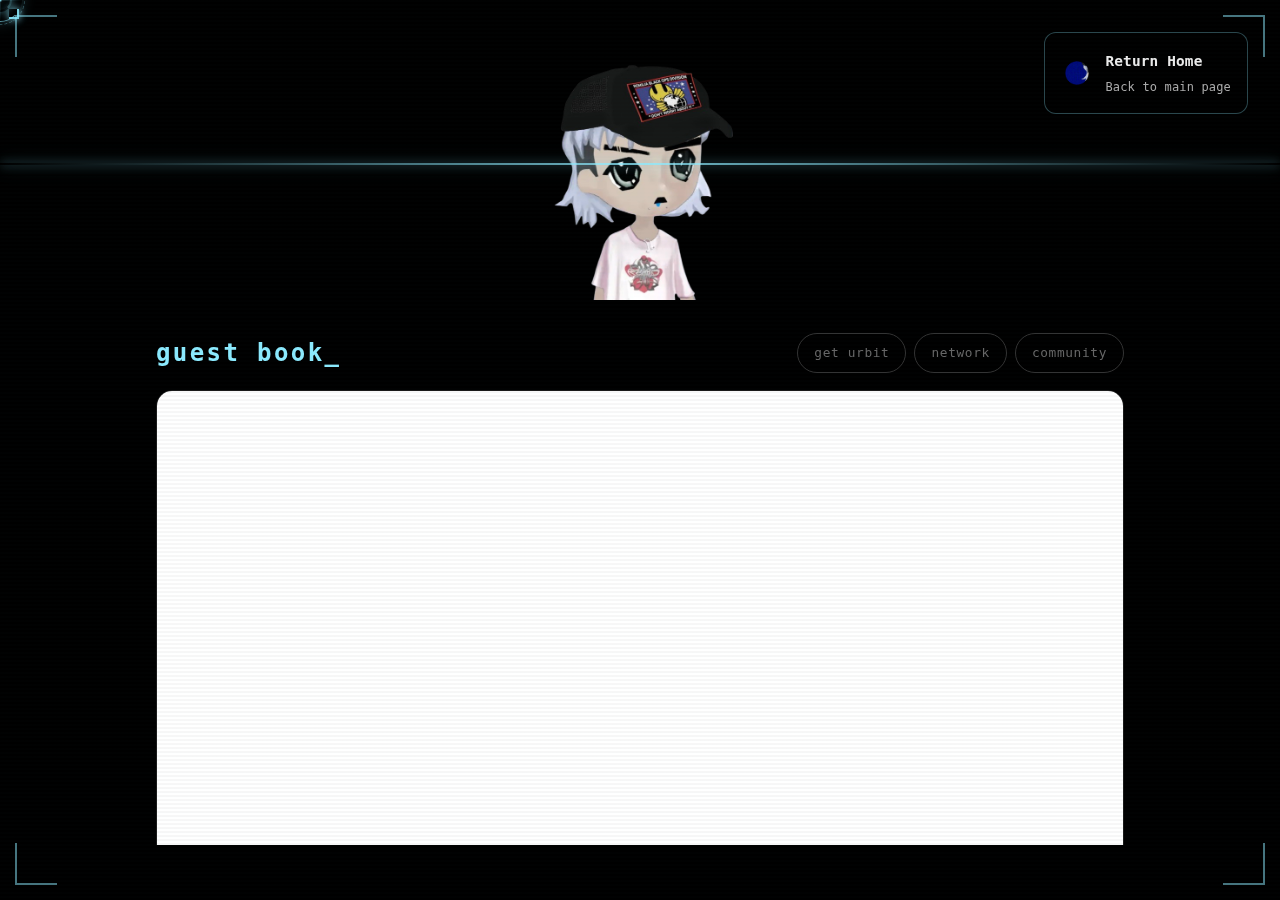
<file: guest-book.html>
<!DOCTYPE html>
<html lang="en">
<head>
    <meta charset="UTF-8">
    <meta name="viewport" content="width=device-width, initial-scale=1.0">
    <title>Guest Book - Tyler (in real life)</title>
    <link rel="icon" type="image/x-icon" href="assets/favicon/favicon.ico">
    <link rel="icon" type="image/png" sizes="32x32" href="assets/favicon/favicon-32x32.png">
    <link rel="icon" type="image/png" sizes="16x16" href="assets/favicon/favicon-16x16.png">
    <link rel="apple-touch-icon" sizes="180x180" href="assets/favicon/apple-touch-icon.png">
    <link rel="manifest" href="assets/favicon/site.webmanifest">
    
    <!-- Open Graph / Facebook -->
    <meta property="og:type" content="website">
    <meta property="og:url" content="https://tylerirl.com/guest-book">
    <meta property="og:title" content="Guest Book - Tyler (in real life)">
    <meta property="og:description" content="Leave a message and connect via Urbit">
    <meta property="og:image" content="https://tylerirl.com/assets/5031.png">
    
    <!-- Twitter -->
    <meta property="twitter:card" content="summary_large_image">
    <meta property="twitter:url" content="https://tylerirl.com/guest-book">
    <meta property="twitter:title" content="Guest Book - Tyler (in real life)">
    <meta property="twitter:description" content="Leave a message and connect via Urbit">
    <meta property="twitter:image" content="https://tylerirl.com/assets/5031.png">
    <meta property="twitter:creator" content="@itsTylerIRL">
    <meta name="color-scheme" content="dark light">
    <meta name="supported-color-schemes" content="dark light">
    <meta name="theme-color" content="#000000" media="(prefers-color-scheme: dark)">
    <meta name="theme-color" content="#000000" media="(prefers-color-scheme: light)">
    <!-- Safari specific -->
    <meta name="apple-mobile-web-app-capable" content="yes">
    <meta name="apple-mobile-web-app-status-bar-style" content="black-translucent">
    
    <!-- External CSS -->
    <link rel="stylesheet" href="styles.css?v=1.1">
    
    <!-- Three.js for 3D background -->
    <script src="https://cdnjs.cloudflare.com/ajax/libs/three.js/r128/three.min.js"></script>
    <!-- Three.js Post-processing for bloom effect -->
    <script src="https://unpkg.com/three@0.128.0/examples/js/shaders/CopyShader.js"></script>
    <script src="https://unpkg.com/three@0.128.0/examples/js/shaders/LuminosityHighPassShader.js"></script>
    <script src="https://unpkg.com/three@0.128.0/examples/js/postprocessing/EffectComposer.js"></script>
    <script src="https://unpkg.com/three@0.128.0/examples/js/postprocessing/RenderPass.js"></script>
    <script src="https://unpkg.com/three@0.128.0/examples/js/postprocessing/ShaderPass.js"></script>
    <script src="https://unpkg.com/three@0.128.0/examples/js/postprocessing/UnrealBloomPass.js"></script>
    
    <style>
        /* Guest Book Page Styles */
        .guestbook-container {
            max-width: 1000px;
            margin: 0 auto;
            padding: 0 1rem;
        }
        
        .guestbook-header {
            display: flex;
            justify-content: space-between;
            align-items: center;
            margin-bottom: 1rem;
            flex-wrap: wrap;
            gap: 1rem;
        }
        
        .guestbook-title {
            font-size: 1.5rem;
            color: #8be9fd;
            text-transform: lowercase;
            letter-spacing: 0.1em;
            position: relative;
            margin: 0;
        }
        
        .guestbook-title::after {
            content: '_';
            animation: blink 1s infinite;
        }
        
        @keyframes blink {
            0%, 50% { opacity: 1; }
            51%, 100% { opacity: 0; }
        }
        
        .guestbook-links {
            display: flex;
            gap: 0.5rem;
            flex-wrap: wrap;
        }
        
        .guestbook-link {
            background: transparent;
            border: 1px solid #333;
            color: #666;
            padding: 0.5rem 1rem;
            border-radius: 20px;
            font-family: inherit;
            font-size: 0.8rem;
            cursor: pointer;
            transition: all 0.3s cubic-bezier(0.4, 0, 0.2, 1);
            text-transform: lowercase;
            letter-spacing: 0.05em;
            text-decoration: none;
        }
        
        .guestbook-link:hover {
            border-color: #8be9fd;
            color: #8be9fd;
            box-shadow: 0 0 20px rgba(139, 233, 253, 0.2);
        }
        
        .guestbook-link.reload-btn {
            border-color: #ff79c6;
            color: #ff79c6;
            display: none;
        }
        
        .guestbook-link.reload-btn:hover {
            border-color: #ff92d0;
            color: #ff92d0;
            box-shadow: 0 0 20px rgba(255, 121, 198, 0.3);
        }
        
        /* Iframe Container */
        .guestbook-frame-container {
            background: linear-gradient(145deg, #0a0a0a 0%, #111 100%);
            border: 1px solid #1a1a1a;
            border-radius: 16px;
            overflow: hidden;
            position: relative;
            transition: all 0.4s cubic-bezier(0.4, 0, 0.2, 1);
        }
        
        .guestbook-frame-container:hover {
            border-color: #8be9fd;
            box-shadow: 
                0 20px 40px rgba(0, 0, 0, 0.5),
                0 0 60px rgba(139, 233, 253, 0.1);
        }
        
        .guestbook-iframe {
            width: 100%;
            height: calc(100vh - 280px);
            min-height: 500px;
            max-height: 600px;
            border: none;
            display: block;
        }
        
        /* Scanline overlay */
        .guestbook-frame-container::before {
            content: '';
            position: absolute;
            top: 0;
            left: 0;
            right: 0;
            bottom: 0;
            background: repeating-linear-gradient(
                0deg,
                transparent,
                transparent 2px,
                rgba(0, 0, 0, 0.1) 2px,
                rgba(0, 0, 0, 0.1) 4px
            );
            pointer-events: none;
            z-index: 10;
            opacity: 0.3;
        }
        
        @media (max-width: 768px) {
            .guestbook-iframe {
                height: calc(100vh - 320px);
                min-height: 400px;
                max-height: 500px;
            }
            
            .guestbook-header {
                flex-direction: column;
                align-items: flex-start;
            }
        }
    </style>
</head>
<body>
    <!-- Corner Brackets Border -->
    <div class="corner-brackets"><div class="bottom"></div></div>
    <main class="main-content">
    <!-- Hero Section -->
    <section id="home" class="hero">
        <div class="container">
            <div style="text-align: center; margin: 0.3rem 0;">
                <img src="assets/remilio2.png" alt="Remilio" style="max-width: 200px; height: auto; border-radius: 8px;">
            </div>
        </div>
    </section>

    <!-- Guest Book Section -->
    <section id="guestbook" style="padding: 1rem 0 2rem;">
        <div class="guestbook-container">
            <div class="guestbook-header">
                <h2 class="guestbook-title">guest book</h2>
                <div class="guestbook-links">
                    <a href="https://urbit.org/get-on-the-network" target="_blank" class="guestbook-link">get urbit</a>
                    <a href="https://network.urbit.org/" target="_blank" class="guestbook-link">network</a>
                    <a href="web+urbitgraph://group/~bitbet-bolbel/urbit-community" class="guestbook-link">community</a>
                </div>
            </div>
            
            <div class="guestbook-frame-container">
                <iframe 
                    src="https://urbit.tylerirl.com/~~/radbro/" 
                    class="guestbook-iframe"
                    title="Urbit Chat"
                    loading="lazy">
                </iframe>
            </div>
        </div>
    </section>

    <!-- Floating Return Home Button -->
    <a href="index.html" class="floating-home">
        <div class="floating-home-content">
            <div class="floating-home-icon">
                <img src="assets/wee.gif" alt="Return home">
            </div>
            <div class="floating-home-text">
                <h4>Return Home</h4>
                <p>Back to main page</p>
            </div>
        </div>
    </a>
    </main>

    <!-- Footer -->
    <footer>
        <div class="container">
            <center>
            <div style="text-align: center; margin-bottom: 0.1rem;">
                <img src="assets/radbros/HAPPY.png" alt="Radbro" id="radbroImage" style="width: 160px; height: auto; filter: invert(1) sepia(1) saturate(8) hue-rotate(155deg) brightness(1.3) drop-shadow(0 0 3px rgba(139, 233, 253, 1)) drop-shadow(0 0 8px rgba(139, 233, 253, 0.8)) drop-shadow(0 0 16px rgba(139, 233, 253, 0.4)); image-rendering: pixelated;">
            </div>
            
            <!-- Particle Count Slider -->
            <div style="margin: 0.15rem 0; display: flex; align-items: center; justify-content: center;">
                <input type="range" id="particleSlider" min="500" max="6000" value="3000" step="100" 
                    style="width: 120px; height: 4px; -webkit-appearance: none; appearance: none; background: #1a1a1a; border-radius: 2px; outline: none; cursor: pointer;">
            </div>
            <style>
                #particleSlider::-webkit-slider-thumb {
                    -webkit-appearance: none;
                    appearance: none;
                    width: 12px;
                    height: 12px;
                    background: #8be9fd;
                    border-radius: 50%;
                    cursor: pointer;
                    box-shadow: 0 0 10px rgba(139, 233, 253, 0.5);
                    transition: all 0.2s ease;
                }
                #particleSlider::-webkit-slider-thumb:hover {
                    transform: scale(1.2);
                    box-shadow: 0 0 15px rgba(139, 233, 253, 0.8);
                }
                #particleSlider::-moz-range-thumb {
                    width: 12px;
                    height: 12px;
                    background: #8be9fd;
                    border-radius: 50%;
                    cursor: pointer;
                    border: none;
                    box-shadow: 0 0 10px rgba(139, 233, 253, 0.5);
                }
            </style>
            <script>
                document.getElementById('particleSlider').addEventListener('input', function(e) {
                    const count = parseInt(e.target.value);
                    if (window.setParticleCount) {
                        window.setParticleCount(count);
                    }
                });
            </script>
            
            <span style="font-size: 0.85rem;">&copy; 2026 tyler</span></center>
        </div>
    </footer>

    <!-- External JavaScript -->
    <script src="background3d.js?v=1.0"></script>
    <script src="script.js?v=1.1"></script>
    <script src="performance.js?v=1.1"></script>
    <script src="interactions.js?v=1.1"></script>
    <script src="effects.js?v=1.1"></script>
    <script src="sounds.js?v=1.0"></script>
</body>
</html>
</file>
<file: styles.css>
* {
    margin: 0;
    padding: 0;
    box-sizing: border-box;
}

html, body {
    margin: 0;
    padding: 0;
    height: 100%;
}

html {
    background-color: #000000;
    color-scheme: dark;
}

body {
    font-family: 'JetBrains Mono', 'Fira Mono', 'Menlo', 'Consolas', monospace;
    line-height: 1.7;
    color: #eaeaea;
    background: transparent;
    letter-spacing: 0.01em;
    cursor: none !important; /* Hide default cursor */
    display: flex;
    flex-direction: column;
    min-height: 100vh;
}

/* Hide all cursor variations */
*, *:hover, *:active, *:focus {
    cursor: none !important;
}

/* Override specific interactive elements */
a, button, input, textarea, select, [role="button"], [onclick], .clickable {
    cursor: none !important;
}

/* Override any remaining pointer cursors */
[style*="cursor: pointer"], [style*="cursor:pointer"] {
    cursor: none !important;
}

/* Override range slider cursors */
input[type="range"],
input[type="range"]::-webkit-slider-thumb,
input[type="range"]::-moz-range-thumb,
input[type="range"]::-ms-thumb {
    cursor: none !important;
}

/* Custom Cursor - Palantir/Futuristic Tech Style */
.custom-cursor {
    position: fixed;
    width: 8px;
    height: 8px;
    pointer-events: none;
    z-index: 9999;
    transform: translate(-50%, -50%);
    transition: width 0.2s ease, height 0.2s ease;
    perspective: 200px;
    transform-style: preserve-3d;
}

/* Cursor container for 3D rotation */
.cursor-3d-container {
    position: absolute;
    top: 50%;
    left: 50%;
    width: 50px;
    height: 50px;
    transform: translate(-50%, -50%);
    transform-style: preserve-3d;
    animation: cursorOrbit 8s linear infinite;
}

@keyframes cursorOrbit {
    0% { transform: translate(-50%, -50%) rotateX(0deg) rotateY(0deg); }
    25% { transform: translate(-50%, -50%) rotateX(5deg) rotateY(90deg); }
    50% { transform: translate(-50%, -50%) rotateX(0deg) rotateY(180deg); }
    75% { transform: translate(-50%, -50%) rotateX(-5deg) rotateY(270deg); }
    100% { transform: translate(-50%, -50%) rotateX(0deg) rotateY(360deg); }
}

/* Corner Brackets Border */
.corner-brackets {
    position: fixed;
    top: 0;
    left: 0;
    right: 0;
    bottom: 0;
    pointer-events: none;
    z-index: 9998;
}

.corner-brackets::before,
.corner-brackets::after,
.corner-brackets .bottom::before,
.corner-brackets .bottom::after {
    content: '';
    position: absolute;
    width: 40px;
    height: 40px;
    border-color: rgba(139, 233, 253, 0.5);
    border-style: solid;
    border-width: 0;
    transition: all 0.15s ease-out;
}

/* Active/held state - brackets pulse and expand */
.corner-brackets.active::before,
.corner-brackets.active::after,
.corner-brackets.active .bottom::before,
.corner-brackets.active .bottom::after {
    border-color: rgba(139, 233, 253, 1);
    width: 60px;
    height: 60px;
    filter: drop-shadow(0 0 8px rgba(139, 233, 253, 0.8));
}

.corner-brackets.active::before {
    top: 10px;
    left: 10px;
}

.corner-brackets.active::after {
    top: 10px;
    right: 10px;
}

.corner-brackets.active .bottom::before {
    bottom: 10px;
    left: 10px;
}

.corner-brackets.active .bottom::after {
    bottom: 10px;
    right: 10px;
}

/* Top-left */
.corner-brackets::before {
    top: 15px;
    left: 15px;
    border-top-width: 2px;
    border-left-width: 2px;
}

/* Top-right */
.corner-brackets::after {
    top: 15px;
    right: 15px;
    border-top-width: 2px;
    border-right-width: 2px;
}

/* Bottom-left */
.corner-brackets .bottom::before {
    bottom: 15px;
    left: 15px;
    border-bottom-width: 2px;
    border-left-width: 2px;
}

/* Bottom-right */
.corner-brackets .bottom::after {
    bottom: 15px;
    right: 15px;
    border-bottom-width: 2px;
    border-right-width: 2px;
}

/* Core dot - pulsing center */
.custom-cursor::after {
    content: '';
    position: absolute;
    top: 50%;
    left: 50%;
    width: 3px;
    height: 3px;
    background: #8be9fd;
    border-radius: 50%;
    transform: translate(-50%, -50%);
    box-shadow: 
        0 0 8px #8be9fd,
        0 0 16px rgba(139, 233, 253, 0.6),
        0 0 24px rgba(139, 233, 253, 0.3);
    animation: corePulse 0.6s steps(3) infinite;
}

/* Outer scanning ring */
.custom-cursor::before {
    content: '';
    position: absolute;
    top: 50%;
    left: 50%;
    width: 20px;
    height: 20px;
    border: 2px solid transparent;
    border-top-color: rgba(139, 233, 253, 0.9);
    border-right-color: rgba(139, 233, 253, 0.3);
    border-radius: 50%;
    transform: translate(-50%, -50%);
    animation: scanRing 0.8s steps(8) infinite;
    box-shadow: 
        0 0 8px rgba(139, 233, 253, 0.4),
        inset 0 0 6px rgba(139, 233, 253, 0.1);
}

/* Secondary counter-rotating ring */
.cursor-ring-outer {
    position: absolute;
    top: 50%;
    left: 50%;
    width: 44px;
    height: 44px;
    border: 1px solid transparent;
    border-bottom-color: rgba(139, 233, 253, 0.6);
    border-left-color: rgba(139, 233, 253, 0.3);
    border-radius: 50%;
    transform: translate(-50%, -50%);
    animation: rotateCursor 2s linear infinite reverse;
    box-shadow: 0 0 15px rgba(139, 233, 253, 0.2);
}

/* Third ring - data stream effect 
*/

.cursor-ring-outer::before {    
    content: '';
    position: absolute;
    top: -4px;
    left: -4px;
    right: -4px;
    bottom: -4px;
    border: 1px dashed rgba(139, 233, 253, 0.3);
    border-radius: 50%;
    animation: rotateCursor 8s linear infinite;
}

/* Corner brackets - 3D depth effect */
.cursor-bracket {
    position: absolute;
    width: 10px;
    height: 10px;
    border-color: #8be9fd;
    border-style: solid;
    border-width: 0;
    opacity: 0.9;
    transition: all 0.3s cubic-bezier(0.4, 0, 0.2, 1);
    top: 50%;
    left: 50%;
    transform-style: preserve-3d;
    box-shadow: 
        0 0 6px rgba(139, 233, 253, 0.8),
        0 0 12px rgba(139, 233, 253, 0.4);
}

/* Individual bracket animations - snappy angular movements */
.cursor-bracket.tl {
    border-top-width: 2px;
    border-left-width: 2px;
    transform: translate(-50%, -50%) translate(-14px, -14px);
    animation: bracketSnapTL 1.5s steps(4) infinite;
}

.cursor-bracket.tr {
    border-top-width: 2px;
    border-right-width: 2px;
    transform: translate(-50%, -50%) translate(14px, -14px);
    animation: bracketSnapTR 1.5s steps(4) infinite;
}

.cursor-bracket.bl {
    border-bottom-width: 2px;
    border-left-width: 2px;
    transform: translate(-50%, -50%) translate(-14px, 14px);
    animation: bracketSnapBL 1.5s steps(4) infinite;
}

.cursor-bracket.br {
    border-bottom-width: 2px;
    border-right-width: 2px;
    transform: translate(-50%, -50%) translate(14px, 14px);
    animation: bracketSnapBR 1.5s steps(4) infinite;
}

@keyframes bracketSnapTL {
    0%, 100% { transform: translate(-50%, -50%) translate(-14px, -14px) rotateX(0deg) rotateY(0deg); }
    25% { transform: translate(-50%, -50%) translate(-16px, -12px) rotateX(-25deg) rotateY(25deg); }
    50% { transform: translate(-50%, -50%) translate(-14px, -14px) rotateX(0deg) rotateY(0deg); }
    75% { transform: translate(-50%, -50%) translate(-12px, -16px) rotateX(25deg) rotateY(-25deg); }
}

@keyframes bracketSnapTR {
    0%, 100% { transform: translate(-50%, -50%) translate(14px, -14px) rotateX(0deg) rotateY(0deg); }
    25% { transform: translate(-50%, -50%) translate(12px, -12px) rotateX(-25deg) rotateY(-25deg); }
    50% { transform: translate(-50%, -50%) translate(14px, -14px) rotateX(0deg) rotateY(0deg); }
    75% { transform: translate(-50%, -50%) translate(16px, -16px) rotateX(25deg) rotateY(25deg); }
}

@keyframes bracketSnapBL {
    0%, 100% { transform: translate(-50%, -50%) translate(-14px, 14px) rotateX(0deg) rotateY(0deg); }
    25% { transform: translate(-50%, -50%) translate(-12px, 16px) rotateX(25deg) rotateY(25deg); }
    50% { transform: translate(-50%, -50%) translate(-14px, 14px) rotateX(0deg) rotateY(0deg); }
    75% { transform: translate(-50%, -50%) translate(-16px, 12px) rotateX(-25deg) rotateY(-25deg); }
}

@keyframes bracketSnapBR {
    0%, 100% { transform: translate(-50%, -50%) translate(14px, 14px) rotateX(0deg) rotateY(0deg); }
    25% { transform: translate(-50%, -50%) translate(16px, 12px) rotateX(25deg) rotateY(-25deg); }
    50% { transform: translate(-50%, -50%) translate(14px, 14px) rotateX(0deg) rotateY(0deg); }
    75% { transform: translate(-50%, -50%) translate(12px, 16px) rotateX(-25deg) rotateY(25deg); }
}

/* Targeting lines */
.cursor-line {
    position: absolute;
    background: linear-gradient(90deg, transparent, rgba(139, 233, 253, 0.6), transparent);
    transition: all 0.2s ease;
}

.cursor-line.horizontal {
    width: 50px;
    height: 1px;
    top: 50%;
    left: 50%;
    transform: translate(-50%, -50%);
    animation: lineFlicker 2s ease-in-out infinite;
}

.cursor-line.vertical {
    width: 1px;
    height: 50px;
    top: 50%;
    left: 50%;
    transform: translate(-50%, -50%);
    background: linear-gradient(180deg, transparent, rgba(139, 233, 253, 0.6), transparent);
    animation: lineFlicker 2s ease-in-out infinite 0.5s;
}

/* Hover state - expanded targeting mode */
.custom-cursor.hover {
    width: 16px;
    height: 16px;
}

.custom-cursor.hover::after {
    width: 6px;
    height: 6px;
    box-shadow: 
        0 0 15px #8be9fd,
        0 0 30px rgba(139, 233, 253, 0.6),
        0 0 45px rgba(139, 233, 253, 0.4);
}

.custom-cursor.hover::before {
    width: 26px;
    height: 26px;
    border-color: #8be9fd;
}

.custom-cursor.hover .cursor-ring-outer {
    width: 38px;
    height: 38px;
    border-color: rgba(139, 233, 253, 0.5);
}

.custom-cursor.hover .cursor-bracket {
    opacity: 1;
    box-shadow: 
        0 0 10px rgba(139, 233, 253, 1),
        0 0 20px rgba(139, 233, 253, 0.6),
        0 0 30px rgba(139, 233, 253, 0.3);
}

.custom-cursor.hover .cursor-bracket.tl {
    animation: bracketHoverTL 0.4s steps(2) infinite;
}

.custom-cursor.hover .cursor-bracket.tr {
    animation: bracketHoverTR 0.4s steps(2) infinite;
}

.custom-cursor.hover .cursor-bracket.bl {
    animation: bracketHoverBL 0.4s steps(2) infinite;
}

.custom-cursor.hover .cursor-bracket.br {
    animation: bracketHoverBR 0.4s steps(2) infinite;
}

@keyframes bracketHoverTL {
    0%, 100% { transform: translate(-50%, -50%) translate(-18px, -18px) rotateX(-35deg) rotateY(35deg); }
    50% { transform: translate(-50%, -50%) translate(-22px, -22px) rotateX(-50deg) rotateY(50deg); }
}

@keyframes bracketHoverTR {
    0%, 100% { transform: translate(-50%, -50%) translate(18px, -18px) rotateX(-35deg) rotateY(-35deg); }
    50% { transform: translate(-50%, -50%) translate(22px, -22px) rotateX(-50deg) rotateY(-50deg); }
}

@keyframes bracketHoverBL {
    0%, 100% { transform: translate(-50%, -50%) translate(-18px, 18px) rotateX(35deg) rotateY(35deg); }
    50% { transform: translate(-50%, -50%) translate(-22px, 22px) rotateX(50deg) rotateY(50deg); }
}

@keyframes bracketHoverBR {
    0%, 100% { transform: translate(-50%, -50%) translate(18px, 18px) rotateX(35deg) rotateY(-35deg); }
    50% { transform: translate(-50%, -50%) translate(22px, 22px) rotateX(50deg) rotateY(-50deg); }
}

.custom-cursor.hover .cursor-line.horizontal {
    width: 100px;
}

.custom-cursor.hover .cursor-line.vertical {
    height: 100px;
}

/* Clicked state - lock-on effect */
.custom-cursor.clicked::after {
    animation: lockOnPulse 0.3s ease-out;
    box-shadow: 
        0 0 20px #8be9fd,
        0 0 40px rgba(139, 233, 253, 0.8),
        0 0 60px rgba(139, 233, 253, 0.6);
}

.custom-cursor.clicked::before {
    animation: lockOnRing 0.3s ease-out;
}

.custom-cursor.clicked .cursor-bracket {
    border-color: #fff;
    box-shadow: 0 0 8px #8be9fd;
}

/* Animations */
@keyframes corePulse {
    0%, 100% {
        opacity: 1;
        transform: translate(-50%, -50%) scale(1);
    }
    50% {
        opacity: 0.7;
        transform: translate(-50%, -50%) scale(1.2);
    }
}

@keyframes scanRing {
    from {
        transform: translate(-50%, -50%) rotate(0deg);
    }
    to {
        transform: translate(-50%, -50%) rotate(360deg);
    }
}

@keyframes rotateCursor {
    from {
        transform: translate(-50%, -50%) rotate(0deg);
    }
    to {
        transform: translate(-50%, -50%) rotate(360deg);
    }
}

@keyframes rotateCursorReverse {
    from {
        transform: translate(-50%, -50%) rotate(360deg);
    }
    to {
        transform: translate(-50%, -50%) rotate(0deg);
    }
}

@keyframes lineFlicker {
    0%, 100% {
        opacity: 0.6;
    }
    50% {
        opacity: 0.3;
    }
}

@keyframes lockOnPulse {
    0% {
        transform: translate(-50%, -50%) scale(1);
    }
    50% {
        transform: translate(-50%, -50%) scale(2);
    }
    100% {
        transform: translate(-50%, -50%) scale(1);
    }
}

@keyframes lockOnRing {
    0% {
        transform: translate(-50%, -50%) scale(1);
        border-width: 1px;
    }
    50% {
        transform: translate(-50%, -50%) scale(1.3);
        border-width: 2px;
    }
    100% {
        transform: translate(-50%, -50%) scale(1);
        border-width: 1px;
    }
}

.container {
    max-width: 900px;
    margin: 0 auto;
    padding: 0 16px;
}

/* Hero container for index page - top aligned compact layout */
.main-content .hero:only-of-type .container {
    max-width: 900px;
    margin: 0 auto;
    padding: 0 16px;
}

/* Hero container for subpages - simple layout */
.main-content .hero:not(:only-of-type) .container {
    max-width: 900px;
    margin: 0 auto;
    padding: 0 16px;
}

/* Hero Section */
.hero {
    background: transparent;
    color: #eaeaea;
    padding: 8px 0;
    text-align: center;
}

/* Index page hero - top aligned like other pages */
.main-content .hero:only-of-type {
    padding: 4px 0;
}

/* Subpage hero - compact */
.main-content .hero:not(:only-of-type) {
    padding: 4px 0;
}

.hero h1 {
    font-size: 2.2rem;
    font-weight: 600;
    margin-bottom: 0.5rem;
    letter-spacing: 0.02em;
}

.hero p {
    font-size: 1.05rem;
    color: #8be9fd;
    margin-bottom: 0;
}

/* Sections */
section {
    padding: 8px 0;
}

.section-title {
    text-align: left;
    font-size: 1.5rem;
    margin-bottom: 1rem;
    color: #eaeaea;
    font-weight: 600;
    border-left: 3px solid #8be9fd;
    padding-left: 0.75rem;
}

/* About Section (merged with PFP) */

.about-content {
    display: block;
}

.about-image {
    text-align: left;
    margin-bottom: 0.5rem;
}

/* PFP Section */
.pfp-section {
    background: transparent;
    padding: 0.5rem 0 0.5rem 0;
}

/* PFP Filter Buttons */
.pfp-filter-buttons {
    display: flex;
    justify-content: center;
    gap: 1.5rem;
    margin-bottom: 1rem;
    padding: 0.25rem 0;
}

.filter-btn {
    width: 60px;
    height: 60px;
    border-radius: 50%;
    background: transparent;
    border: 2px solid rgba(139, 233, 253, 0.3);
    padding: 0;
    cursor: none !important;
    transition: all 0.3s ease;
    position: relative;
    overflow: hidden;
}

.filter-btn img {
    width: 100%;
    height: 100%;
    object-fit: cover;
    border-radius: 50%;
    transition: transform 0.3s ease;
}

.filter-btn:hover {
    border-color: #8be9fd;
    transform: scale(1.1);
    box-shadow: 0 0 20px rgba(139, 233, 253, 0.3);
}

.filter-btn:hover img {
    transform: scale(1.1);
}

.filter-btn.active {
    border-color: #8be9fd;
    box-shadow: 
        0 0 20px rgba(139, 233, 253, 0.4),
        inset 0 0 20px rgba(139, 233, 253, 0.1);
    background: rgba(139, 233, 253, 0.05);
}

.filter-btn.active::before {
    content: '';
    position: absolute;
    top: -2px;
    left: -2px;
    right: -2px;
    bottom: -2px;
    border-radius: 50%;
    background: linear-gradient(45deg, #8be9fd, transparent, #8be9fd);
    z-index: -1;
    animation: rotate-border 2s linear infinite;
}

@keyframes rotate-border {
    from { transform: rotate(0deg); }
    to { transform: rotate(360deg); }
}

.pfp-grid {
    display: grid;
    grid-template-columns: repeat(auto-fit, minmax(180px, 1fr));
    gap: 1.2rem;
}

.pfp-card {
    background: #000000;
    padding: 0;
    border-radius: 8px;
    text-align: center;
    border: 1px solid #232323;
    box-shadow: none;
    transition: border 0.2s, transform 0.2s;
    cursor: none !important;
    overflow: hidden;
    aspect-ratio: 1;
    position: relative;
}

.pfp-card::before {
    content: '';
    position: absolute;
    top: 0;
    left: -100%;
    width: 100%;
    height: 100%;
    background: linear-gradient(90deg, transparent, rgba(139, 233, 253, 0.1), transparent);
    transition: left 0.5s;
    z-index: 1;
}

.pfp-card:hover {
    border: 1px solid #8be9fd;
}

.pfp-card:hover::before {
    left: 100%;
    transform: translateY(-2px);
}

.pfp-card img,
.pfp-card video {
    width: 100%;
    height: 100%;
    object-fit: cover;
    object-position: center center;
    border-radius: 8px;
    margin: 0;
}

/* Drag and drop effects for all PFP cards */
.pfp-card.drag-over {
    border: 2px solid #8be9fd !important;
    transform: scale(1.05) !important;
    box-shadow: 0 0 20px rgba(139, 233, 253, 0.4);
}

@keyframes pfpSwap {
    0% { transform: scale(1); }
    50% { transform: scale(1.1) rotate(2deg); }
    100% { transform: scale(1); }
}



/* PFP Popup */
.pfp-popup {
    position: fixed;
    top: 0;
    left: 0;
    width: 100%;
    height: 100%;
    background: rgba(0, 0, 0, 0.8);
    display: none;
    justify-content: center;
    align-items: center;
    z-index: 1000;
}

.pfp-popup.active {
    display: flex;
}

.pfp-popup-content {
    background: #000000;
    border: 1px solid #232323;
    border-radius: 8px;
    padding: 2rem;
    max-width: 90vw;
    max-height: 90vh;
    width: auto;
    text-align: center;
    position: relative;
    overflow: hidden;
}

.pfp-popup img,
.pfp-popup video {
    width: auto;
    height: auto;
    max-width: 70vw;
    max-height: 60vh;
    object-fit: contain;
    margin-bottom: 1rem;
    border-radius: 4px;
}

.pfp-popup h3 {
    color: #8be9fd;
    margin-bottom: 0.5rem;
}

.pfp-popup .artist {
    color: #bdbdbd;
    margin-bottom: 1rem;
}

.pfp-popup .description {
    color: #eaeaea;
    margin-bottom: 1.5rem;
}

.pfp-close {
    position: absolute;
    top: 1rem;
    right: 1rem;
    background: rgba(0, 0, 0, 0.7);
    border: 1px solid #232323;
    color: #8be9fd;
    font-size: 1.5rem;
    cursor: none !important;
    width: 40px;
    height: 40px;
    border-radius: 50%;
    display: flex;
    align-items: center;
    justify-content: center;
    transition: all 0.2s;
}

.pfp-close:hover {
    background: rgba(139, 233, 253, 0.2);
    border-color: #8be9fd;
}

/* PFP Name Container with Inline Icons */
.pfp-name-container {
    text-align: center;
    margin-bottom: 0.5rem;
}

.pfp-icons-container {
    display: flex;
    align-items: center;
    justify-content: center;
    gap: 1rem;
    margin-bottom: 0.4rem;
}

.pfp-icon-link {
    display: inline-flex;
    align-items: center;
    justify-content: center;
    padding: 0.1rem;
    transition: all 0.2s ease;
    text-decoration: none;
}

.pfp-icon-link:hover {
    background: rgba(139, 233, 253, 0.1);
    transform: scale(1.1);
}

.pfp-icon {
    width: 24px !important;
    height: 24px !important;
    opacity: 0.8;
    transition: opacity 0.2s ease;
    max-width: 24px !important;
    max-height: 24px !important;
    display: inline-block;
}

.pfp-icon-link:hover .pfp-icon {
    opacity: 1;
}

.pfp-name-container h3 {
    margin: 0;
    text-align: center;
}

.enlarged-pic-container {
    display: none;
    margin-bottom: 1rem;
    justify-content: flex-start;
    align-items: flex-start;
    gap: 1rem;
}

.enlarged-pic-container.active {
    display: flex;
}

.enlarged-pic-info {
    flex: 1;
    padding-top: 0.5rem;
}

.enlarged-pic-info h4 {
    color: #8be9fd;
    font-size: 1rem;
    margin-bottom: 0.3rem;
    font-weight: 600;
}

.enlarged-pic-info p {
    color: #bdbdbd;
    font-size: 0.9rem;
    margin-bottom: 0.2rem;
}

.enlarged-pic-info a {
    color: #8be9fd;
    text-decoration: none;
    font-weight: 500;
}

.enlarged-pic-info a:hover {
    text-decoration: underline;
}

.profile-pics-row {
    display: none;
}

.profile-pic {
    display: none;
}

.profile-pic:hover {
    border: 1px solid #8be9fd;
    box-shadow: 0 0 0 2px #8be9fd33;
}

.profile-pic.enlarged {
    width: 100%;
    aspect-ratio: 1;
    min-width: 160px;
    max-width: 240px;
    border-color: #8be9fd;
}

.profile-pic img {
    width: 100%;
    height: 100%;
    object-fit: cover;
}

.about-text p {
    margin-bottom: 1.2rem;
    font-size: 1.05rem;
    color: #bdbdbd;
}

/* Quote Block */
.quote-block {
    background: #000000;
    border: 1px solid #232323;
    border-left: 3px solid #8be9fd;
    border-radius: 8px;
    padding: 1rem 1.2rem;
    margin: 1.5rem 0;
    font-style: italic;
}

.quote-text {
    color: #eaeaea;
    font-size: 1.05rem;
    line-height: 1.6;
    margin-bottom: 0.5rem;
}

.quote-attribution {
    color: #888;
    font-size: 0.85rem;
    font-style: normal;
}

.quote-attribution a {
    color: #8be9fd;
    text-decoration: none;
}

.quote-attribution a:hover {
    text-decoration: underline;
}

/* Skills Section */
.skills-grid {
    display: grid;
    grid-template-columns: repeat(4, 1fr);
    gap: 1rem;
    grid-auto-flow: dense;
}

.skill-card {
    background: #000000;
    padding: 1rem;
    border-radius: 8px;
    text-align: left;
    border: 1px solid #232323;
    box-shadow: none;
    transition: border 0.2s;
    display: flex;
    align-items: center;
    gap: 1rem;
    position: relative;
    overflow: hidden;
    height: 100px;
}

.skill-card::before {
    content: '';
    position: absolute;
    top: 0;
    left: -100%;
    width: 100%;
    height: 100%;
    background: linear-gradient(90deg, transparent, rgba(139, 233, 253, 0.1), transparent);
    transition: left 0.5s;
    z-index: 1;
}

.skill-card:hover::before {
    left: 100%;
}

.skill-icon {
    display: none;
}

.skill-image {
    flex-shrink: 0;
    width: 56px;
    height: 56px;
}

.skill-image img {
    width: 100%;
    height: 100%;
    object-fit: contain;
}

.skill-header {
    display: none;
}

.skill-content {
    flex: 1;
    display: flex;
    flex-direction: column;
    justify-content: center;
    overflow: hidden;
    min-width: 0;
}

.skill-card h3 {
    margin: 0 0 0.2rem 0;
    color: #8be9fd;
    font-size: clamp(0.85rem, 2vw, 1rem);
    font-weight: 600;
    white-space: nowrap;
    overflow: hidden;
    text-overflow: ellipsis;
}

.skill-card p {
    margin: 0;
    color: #bdbdbd;
    font-size: clamp(0.7rem, 1.8vw, 0.85rem);
    line-height: 1.3;
    white-space: nowrap;
    overflow: hidden;
    text-overflow: ellipsis;
}

.skill-card {
    cursor: grab;
    user-select: none;
}

.skill-card:active {
    cursor: grabbing;
}

.skill-card:hover {
    border: 1px solid #8be9fd;
    transform: translateY(-1px);
}

.skill-card.dragging {
    opacity: 0.5;
    transform: rotate(2deg) scale(0.95);
    z-index: 1000;
}

.skill-card.drag-over {
    border: 2px solid #8be9fd;
    background: rgba(139, 233, 253, 0.05);
}

/* Skill Popup */
.skill-popup {
    position: fixed;
    top: 0;
    left: 0;
    width: 100%;
    height: 100%;
    background: rgba(0, 0, 0, 0.8);
    display: none;
    justify-content: center;
    align-items: center;
    z-index: 1000;
}

.skill-popup.active {
    display: flex;
}

.skill-popup-content {
    background: #000000;
    border: 1px solid #232323;
    border-radius: 8px;
    padding: 2rem;
    max-width: 90vw;
    max-height: 90vh;
    width: 400px;
    text-align: center;
    position: relative;
    overflow: hidden;
}

.skill-popup-image {
    width: 80px;
    height: 80px;
    margin: 0 auto 1.5rem auto;
    display: flex;
    align-items: center;
    justify-content: center;
}

.skill-popup-image img {
    width: 100%;
    height: 100%;
    object-fit: contain;
}

.skill-popup h3 {
    color: #8be9fd;
    margin-bottom: 0.5rem;
    font-size: 1.3rem;
}

.skill-popup .description {
    color: #bdbdbd;
    margin-bottom: 1.5rem;
    font-size: 1rem;
}

.skill-popup .link-button {
    background: #232323;
    border: 1px solid #8be9fd;
    color: #8be9fd;
    padding: 0.8rem 1.5rem;
    border-radius: 4px;
    text-decoration: none;
    display: inline-block;
    font-weight: 500;
    transition: all 0.2s;
}

.skill-popup .link-button:hover {
    background: #8be9fd;
    color: #000;
}

.skill-close {
    position: absolute;
    top: 1rem;
    right: 1rem;
    background: none;
    border: none;
    color: #8be9fd;
    font-size: 1.5rem;
    cursor: pointer;
    padding: 0.25rem;
    line-height: 1;
    transition: color 0.2s;
}

.skill-close:hover {
    color: #8be9fd;
}

/* KoL Badge Large Card */
.kol-badge {
    grid-column: span 3 !important;
    grid-row: span 2 !important;
    height: 220px !important;
    background: #000000 !important;
    border: 1px solid #232323;
    padding: 1rem;
    display: flex !important;
    align-items: center;
    justify-content: center;
    flex-direction: column;
    gap: 0;
    position: relative;
    overflow: hidden;
    cursor: grab;
    transition: border 0.2s, transform 0.2s;
}

.kol-badge:active {
    cursor: grabbing;
}

.kol-badge.dragging {
    opacity: 0.5;
    transform: rotate(5deg);
}

.kol-link {
    width: 100%;
    height: 100%;
    display: flex;
    align-items: center;
    justify-content: center;
    text-decoration: none;
}

.kol-image {
    filter: invert(1) hue-rotate(180deg);
    border: 0;
    max-width: 100%;
    max-height: 100%;
    width: auto;
    height: auto;
    object-fit: contain;
}

.skill-card a:hover {
    border: 1px solid #8be9fd;
}

/* NFT Section */
.nfts {
    background: #000000;
    padding: 0.5rem 0 0.5rem 0;
}

.nft-grid {
    display: grid;
    grid-template-columns: repeat(auto-fit, minmax(260px, 1fr));
    gap: 1.2rem;
    margin-top: 0.5rem;
}

.nft-card {
    background: #000000;
    border-radius: 8px;
    padding: 1rem 0.8rem;
    border: 1px solid #232323;
    box-shadow: none;
    transition: border 0.2s;
    position: relative;
    overflow: hidden;
    display: flex;
    flex-direction: column;
    height: 100%;
}

.nft-card::before {
    content: '';
    position: absolute;
    top: 0;
    left: -100%;
    width: 100%;
    height: 100%;
    background: linear-gradient(90deg, transparent, rgba(139, 233, 253, 0.1), transparent);
    transition: left 0.5s;
    z-index: 1;
}

.nft-card:hover {
    border: 1px solid #8be9fd;
}

.nft-card:hover::before {
    left: 100%;
}

.nft-header {
    display: flex;
    align-items: center;
    gap: 0.5rem;
    margin-bottom: 1rem;
}

.nft-logo {
    width: 24px;
    height: 24px;
    border-radius: 0;
    background: #161616;
    object-fit: cover;
    border: 1px solid #232323;
}

.nft-title {
    color: #8be9fd;
    font-size: 1.1rem;
    font-weight: 600;
    margin: 0 0 0.2rem 0;
}

.nft-stats {
    display: grid;
    grid-template-columns: 1fr 1fr;
    gap: 0.8rem;
    margin-bottom: 1rem;
}

.nft-stat {
    background: #111;
    padding: 0.4rem 0.5rem;
    border-radius: 0;
    border: 1px solid #232323;
}

.nft-stat-label {
    font-size: 0.7rem;
    color: #888;
    margin-bottom: 0.1rem;
}

.nft-stat-value {
    font-size: 0.8rem;
    font-weight: 600;
    color: #8be9fd;
    line-height: 1.2;
    word-break: break-word;
}

.nft-description {
    color: #bdbdbd;
    font-size: 0.95rem;
    line-height: 1.5;
    margin-bottom: 1rem;
    flex-grow: 1;
}

.nft-links {
    display: flex;
    gap: 0.7rem;
    flex-wrap: wrap;
    margin-top: auto;
}

.nft-link {
    color: #8be9fd;
    text-decoration: none;
    font-weight: 500;
    font-size: 0.9rem;
    padding: 0.3rem 0.7rem;
    border: 1px solid #232323;
    border-radius: 0;
    transition: border 0.2s;
}

.nft-link:hover {
    border: 1px solid #8be9fd;
}

.loading {
    color: #888;
    font-style: italic;
}

/* Urbit Embed Section */
.urbit-embed {
    background: #000000;
    padding: 32px 0;
}

.urbit-container {
    background: #000000;
    border-radius: 8px;
    padding: 1.2rem 1rem;
    border: 1px solid #232323;
}

.urbit-header {
    text-align: left;
    margin-bottom: 1.2rem;
}

.urbit-title {
    color: #8be9fd;
    font-size: 1.1rem;
    font-weight: 600;
    margin-bottom: 0.2rem;
}

.urbit-subtitle {
    color: #888;
    font-size: 0.95rem;
}

.urbit-iframe-wrapper {
    position: relative;
    width: 100%;
    height: 400px;
    border-radius: 0;
    overflow: hidden;
    border: 1px solid #232323;
    background: #000000;
}

.urbit-iframe {
    width: 375px;
    height: 667px;
    border: none;
    border-radius: 0;
    transform: scaleX(2.2) scaleY(1.1) translate(0px, 0px);
    transform-origin: top left;
    margin: 0;
}

.urbit-link {
    text-align: left;
    margin-top: 0.7rem;
}

.urbit-link a {
    color: #8be9fd;
    text-decoration: none;
    font-weight: 500;
    padding: 0.3rem 0.7rem;
    border: 1px solid #232323;
    border-radius: 0;
    transition: border 0.2s;
}

.urbit-link a:hover {
    border: 1px solid #8be9fd;
}

/* Dual Card Container */
.dual-card-container {
    display: grid;
    grid-template-columns: repeat(auto-fit, minmax(280px, 1fr));
    gap: 1rem;
    max-width: 1000px;
    margin: 1rem auto 1rem auto;
    padding: 0 1rem;
}

.dual-card-container > div {
    display: flex;
    flex-direction: column;
}

.dual-card-container .remilia-id,
.dual-card-container .kol-container {
    width: 100%;
    display: flex;
    flex-direction: column;
}

.dual-card-container .card-container,
.dual-card-container .kol-badge {
    width: 100%;
    box-sizing: border-box;
    flex: 1;
}

.dual-card-container .remilia-id {
    max-width: none !important;
    width: 100% !important;
    margin: 0;
}

.dual-card-container .card-wrapper {
    max-width: none !important;
    width: 100% !important;
    margin: 0;
}

/* Remilia card matching reference design */
.dual-card-container .card-container {
    padding: 0.5rem 0.6rem;
    display: flex;
    flex-direction: column;
    background: #000000;
    border: 1px solid rgba(255, 255, 255, 0.1);
    border-radius: 6px;
    overflow: hidden;
}

/* Header - centered cyan text */
.dual-card-container .card-header {
    text-align: center;
    padding-bottom: 0.4rem;
    border-bottom: 1px solid rgba(255, 255, 255, 0.1);
    margin-bottom: 0.4rem;
}

.dual-card-container .card-header span {
    font-size: 0.75rem;
    color: #8be9fd;
    font-weight: bold;
    letter-spacing: 0.05em;
}

/* Main content - profile left, info right */
.dual-card-container .card-main {
    display: flex;
    gap: 0.5rem;
    align-items: flex-start;
}

/* Profile picture - larger, left side */
.dual-card-container .profile-picture {
    width: 70px;
    height: 70px;
    min-width: 70px;
    border-radius: 4px;
    overflow: hidden;
    flex-shrink: 0;
    border: 1px solid rgba(255, 255, 255, 0.1);
}

.dual-card-container .profile-picture-image {
    width: 100%;
    height: 100%;
    background-size: cover;
    background-position: center;
}

/* Right section - info and QR */
.dual-card-container .card-right-section {
    flex: 1;
    display: flex;
    flex-direction: column;
    gap: 0.3rem;
    min-width: 0;
}

/* User info rows */
.dual-card-container .user-info {
    display: flex;
    flex-direction: column;
    gap: 0.15rem;
}

.dual-card-container .user-info .section {
    display: flex;
    align-items: center;
    gap: 0.5rem;
    font-size: 0.7rem;
    border-bottom: 1px solid rgba(255, 255, 255, 0.05);
    padding-bottom: 0.15rem;
}

.dual-card-container .user-info .section span:first-child {
    color: #888;
    min-width: 28px;
}

.dual-card-container .user-info .section span:last-child {
    color: #eaeaea;
}

/* QR row - QR code and description side by side */
.dual-card-container .qr-row {
    display: flex;
    align-items: flex-start;
    gap: 0.4rem;
    margin-top: 0.2rem;
}

.dual-card-container .qr-code {
    flex-shrink: 0;
}

.dual-card-container .qr-code svg {
    width: 32px;
    height: 32px;
    filter: invert(1);
}

.dual-card-container .card-description {
    font-size: 0.5rem;
    color: #666;
    line-height: 1.4;
    flex: 1;
}

/* Footer */
.dual-card-container .footer {
    font-size: 0.55rem;
    padding: 0.3rem 0 0 0;
    margin-top: 0.3rem;
    display: flex;
    justify-content: space-between;
    align-items: center;
    border-top: 1px solid rgba(255, 255, 255, 0.1);
    color: #666;
}

.dual-card-container .footer .not-for-sale {
    border: 1px solid rgba(255, 255, 255, 0.2);
    padding: 0.1rem 0.3rem;
    font-size: 0.5rem;
}

/* KoL Container */
.dual-card-container .kol-container {
    flex: 1;
    margin: 0;
}

/* KoL Badge compact */
.dual-card-container .kol-badge {
    margin: 0;
    display: flex;
    align-items: center;
    justify-content: center;
    background: #000000;
    border: 1px solid rgba(255, 255, 255, 0.1);
    border-radius: 8px;
    padding: 0.4rem;
    overflow: hidden;
    height: 100%;
    box-sizing: border-box;
}

.dual-card-container .kol-link {
    display: flex !important;
    align-items: center;
    justify-content: center;
    width: 100%;
    height: 100%;
    overflow: hidden;
}

.dual-card-container .kol-image {
    width: 100%;
    height: 100%;
    object-fit: contain;
    object-position: center;
    border-radius: 2px;
}

/* Original Remilia ID Card Section (for other uses) */
.remilia-id {
    max-width: 420px;
    width: fit-content;
    margin: 0 auto;
}

.card-wrapper {
    max-width: 400px;
    margin: 0 auto;
    cursor: none !important;
    transition: transform 0.3s ease;
    text-decoration: none;
    color: inherit;
}

.card-wrapper:hover {
    transform: translateY(-3px);
}

.card-wrapper:hover .card-container {
    border: 1px solid #8be9fd;
}

.card-container {
    background: rgba(0, 0, 0, 0.85);
    border: 1px solid #232323;
    border-radius: 8px;
    padding: 1rem;
    color: #eaeaea;
    box-shadow: 0 5px 20px rgba(0, 0, 0, 0.3);
    position: relative;
    display: flex;
    flex-direction: column;
    gap: 1rem;
    overflow: hidden;
}

.card-container::before {
    content: '';
    position: absolute;
    top: 0;
    left: -100%;
    width: 100%;
    height: 100%;
    background: linear-gradient(90deg, transparent, rgba(139, 233, 253, 0.1), transparent);
    transition: left 0.5s;
    z-index: 1;
}

.card-wrapper:hover .card-container::before {
    left: 100%;
}

.card-main {
    display: flex;
    align-items: center;
    gap: 1rem;
    flex: 1;
}

.card-left {
    display: flex;
    align-items: center;
    gap: 1rem;
    flex: 1;
}

.card-header {
    font-size: 0.75rem;
    color: #8be9fd;
    font-weight: 600;
    letter-spacing: 0.3px;
    margin-bottom: 0.3rem;
}

.profile-picture {
    width: 60px;
    height: 60px;
    border-radius: 50%;
    overflow: hidden;
    border: 2px solid #8be9fd;
    box-shadow: 0 0 15px rgba(139, 233, 253, 0.2);
    flex-shrink: 0;
}

.profile-picture-image {
    width: 100%;
    height: 100%;
    background-size: cover;
    background-position: center;
}

.card-info {
    flex: 1;
}

.user-info {
    display: flex;
    flex-direction: column;
    gap: 0.3rem;
}

.user-info .section {
    display: flex;
    align-items: center;
    gap: 0.5rem;
    font-size: 0.8rem;
}

.user-info .section span:first-child {
    color: #888;
    font-weight: 500;
    min-width: 30px;
}

.user-info .section span:last-child,
.username-text {
    color: #8be9fd;
    font-weight: 600;
}

.card-right {
    display: flex;
    align-items: center;
    gap: 1rem;
}

.code {
    display: flex;
    align-items: center;
    gap: 0.8rem;
    padding: 0.8rem;
    background: rgba(139, 233, 253, 0.03);
    border-radius: 6px;
    border: 1px solid #232323;
}

.code svg {
    filter: invert(1);
    width: 40px;
    height: 40px;
    flex-shrink: 0;
}

.code p {
    font-size: 0.7rem;
    color: #bdbdbd;
    line-height: 1.3;
    margin: 0;
    font-style: italic;
    max-width: 200px;
}

.footer {
    display: flex;
    justify-content: center;
    align-items: center;
    gap: 1rem;
    font-size: 0.6rem;
    color: #666;
    margin-top: 0.5rem;
    padding-top: 0.5rem;
}

.silver-plaque {
    position: absolute;
    bottom: -15px;
    right: 1rem;
    background: linear-gradient(45deg, #2a2a2a, #3a3a3a);
    padding: 0.3rem 0.8rem;
    border-radius: 15px;
    border: 1px solid #444;
    font-size: 0.6rem;
    color: #ccc;
    white-space: nowrap;
    box-shadow: 0 3px 10px rgba(0, 0, 0, 0.4);
}

/* Main content area */
.main-content {
    flex: 1 0 auto;
    display: flex;
    flex-direction: column;
}

/* Radbro Filler Section */
.radbro-filler-container {
    flex: 1 1 auto;
    display: flex;
    align-items: flex-end;
    justify-content: center;
    overflow: hidden;
    min-height: 0;
    padding: 0 1rem;
    position: relative;
}

.radbro-filler {
    max-width: 100%;
    max-height: 100%;
    width: auto;
    height: auto;
    object-fit: contain;
    object-position: bottom center;
    opacity: 0.9;
    transition: opacity 0.15s ease, transform 0.1s ease;
    image-rendering: pixelated;
    filter: invert(1);
    transform: scale(2);
    transform-origin: bottom center;
}

.radbro-filler-container.hidden {
    display: none;
}

/* CEG Filler Section */
.ceg-filler-container {
    flex: 1 1 auto;
    display: flex;
    align-items: flex-end;
    justify-content: center;
    overflow: hidden;
    min-height: 0;
    padding: 0;
}

.ceg-filler {
    max-width: 100%;
    max-height: 100%;
    width: auto;
    height: auto;
    object-fit: contain;
    object-position: bottom center;
    opacity: 0.9;
}

.ceg-filler-container.hidden {
    display: none;
}

/* Footer */
footer {
    background: transparent;
    color: #bdbdbd;
    text-align: left;
    padding: 0.6rem 0;
    flex-shrink: 0;
}

/* Animations removed for minimalism */

/* Lazy Loading Styles */
.pfp-card img.lazy,
.pfp-card video.lazy {
    filter: blur(2px);
    transition: filter 0.3s ease, opacity 0.3s ease;
}

.pfp-card img.loaded,
.pfp-card video.loaded {
    filter: none;
}

/* Loading placeholder animation */
.pfp-card img[src*="data:image/svg+xml"] {
    background: linear-gradient(90deg, #111 25%, #222 50%, #111 75%);
    background-size: 200% 100%;
    animation: loading-shimmer 2s infinite;
}

@keyframes loading-shimmer {
    0% { background-position: 200% 0; }
    100% { background-position: -200% 0; }
}

/* Performance optimization for animations */
.pfp-card, .filter-btn, .skill-card, .nft-card {
    will-change: transform;
}

.pfp-card:hover, .filter-btn:hover {
    transform: translateZ(0); /* Force hardware acceleration */
}

/* Preload indicator */
.preloading {
    position: relative;
}

.preloading::after {
    content: '';
    position: absolute;
    top: 50%;
    left: 50%;
    width: 20px;
    height: 20px;
    margin: -10px 0 0 -10px;
    border: 2px solid transparent;
    border-top: 2px solid #8be9fd;
    border-radius: 50%;
    animation: spin 1s linear infinite;
}

@keyframes spin {
    0% { transform: rotate(0deg); }
    100% { transform: rotate(360deg); }
}

/* Responsive Design */
/* Large screen adjustments - maintain top alignment */
@media (min-width: 1200px) {
    .hero {
        padding: 6px 0; /* Slightly more padding on large screens */
    }
}

/* Ultra-wide/heavy zoom out adjustments - maintain top alignment */
@media (min-width: 1400px) and (min-height: 800px) {
    .hero {
        padding: 8px 0; /* Still compact but with minimal breathing room */
    }
}

/* Tablet and Medium Screen Adjustments */
@media (max-width: 1024px) and (min-width: 769px) {
    .hero {
        padding: 4px 0; /* Maintain compact padding on tablets */
    }
    
    .skills-grid {
        grid-template-columns: repeat(3, 1fr);
        grid-auto-flow: dense;
    }
}

/* Mobile responsive */
@media (max-width: 768px) {
    /* Mobile Remilia ID Card */
    .dual-card-container .card-container {
        padding: 0.75rem;
    }
    
    .dual-card-container .card-main {
        gap: 0.5rem;
    }
    
    .dual-card-container .profile-picture {
        width: 45px;
        height: 45px;
        min-width: 45px;
    }
    
    .dual-card-container .card-header span {
        font-size: 0.85rem;
    }
    
    .dual-card-container .user-info .section {
        font-size: 0.7rem;
    }
    
    .dual-card-container .card-right {
        display: block; /* Keep QR visible on mobile */
    }
    
    .dual-card-container .card-motto {
        display: block; /* Keep motto visible */
    }
    
    .dual-card-container .card-description {
        display: none; /* Hide Chinese description on mobile */
    }
    
    .dual-card-container .footer {
        font-size: 0.6rem;
        padding: 0.4rem 0 0 0;
        margin-top: 0.4rem;
    }
    
    .hero {
        padding: 2px 0; /* Very minimal padding on mobile */
    }
    
    .hero h1 {
        font-size: 1.3rem;
    }
    .section-title {
        font-size: 1.1rem;
    }
    .container {
        padding: 0 8px;
    }
    
    /* Mobile PFP Layout */
    .pfp-grid {
        grid-template-columns: repeat(4, 1fr);
        gap: 0.4rem;
    }
    
    .pfp-card {
        padding: 0;
        aspect-ratio: 1;
    }
    
    .pfp-card img {
        width: 100%;
        height: 100%;
        margin: 0;
        border-radius: 8px;
    }
    
    /* Mobile Filter Buttons */
    .pfp-filter-buttons {
        gap: 1rem;
        margin-bottom: 1rem;
        padding: 0.1rem 0;
    }
    
    .filter-btn {
        width: 45px;
        height: 45px;
    }
    
    .filter-btn img {
        width: 100%;
        height: 100%;
        object-fit: cover;
    }
    
    /* Mobile Skills Layout */
    .skills-grid {
        grid-template-columns: repeat(2, 1fr);
        gap: 0.8rem;
        grid-auto-flow: dense;
    }
    
    .skill-card {
        padding: 0.8rem;
        gap: 0.8rem;
        height: 95px;
    }
    
    .skill-image {
        width: 40px;
        height: 40px;
    }
    
    .skill-content {
        flex: 1;
        overflow: hidden;
        min-width: 0;
    }
    
    .skill-card h3 {
        font-size: clamp(0.75rem, 2.5vw, 0.9rem);
        margin-bottom: 0.15rem;
        white-space: nowrap;
        overflow: hidden;
        text-overflow: ellipsis;
    }
    
    .skill-card p {
        font-size: clamp(0.65rem, 2vw, 0.75rem);
        margin-bottom: 0;
        line-height: 1.2;
        white-space: nowrap;
        overflow: hidden;
        text-overflow: ellipsis;
    }
    
    .skill-card a {
        font-size: 0.65rem;
        padding: 0.1rem 0.3rem;
        white-space: nowrap;
        overflow: hidden;
        text-overflow: ellipsis;
        max-width: 100%;
    }
    
    /* Mobile header layout */
    .skills-header {
        flex-direction: column !important;
        align-items: flex-start !important;
        gap: 0.8rem !important;
    }
    
    .skills-filter-buttons {
        align-self: center;
    }
    
    /* Mobile KoL Badge */
    .kol-container {
        width: 100%;
        margin: 0;
        padding: 0;
        display: flex;
        justify-content: center;
        align-items: center;
    }
    
    .kol-badge {
        width: 100% !important;
        height: 160px !important;
        padding: 0.5rem;
        margin: 2rem 0 !important;
        display: flex !important;
        align-items: center;
        justify-content: center;
    }
    
    .kol-link {
        width: 100% !important;
        height: 100% !important;
        display: flex !important;
        align-items: center !important;
        justify-content: center !important;
    }
    
    .kol-image {
        max-width: 95%;
        max-height: 95%;
    }
    
    /* Mobile skill popup adjustments */
    .skill-popup-content {
        padding: 1.5rem;
        max-width: 95vw;
        width: auto;
        min-width: 280px;
    }
    
    .skill-popup-image {
        width: 60px;
        height: 60px;
        margin-bottom: 1rem;
    }
    
    .skill-popup h3 {
        font-size: 1.1rem;
    }
    
    .skill-popup .description {
        font-size: 0.9rem;
        margin-bottom: 1rem;
    }
    
    .skill-popup .link-button {
        padding: 0.6rem 1.2rem;
        font-size: 0.9rem;
    }
    
    /* Mobile popup adjustments */
    .pfp-popup-content {
        padding: 1.5rem;
        max-width: 95vw;
        max-height: 95vh;
    }
    
    .pfp-popup img,
    .pfp-popup video {
        max-width: 85vw;
        max-height: 70vh;
    }
    
    .pfp-close {
        width: 35px;
        height: 35px;
        font-size: 1.3rem;
        top: 0.5rem;
        right: 0.5rem;
    }
    
    /* Mobile popup adjustments */
    .pfp-name-container {
        margin-bottom: 0.4rem;
    }
    
    .pfp-icons-container {
        gap: 0.8rem;
        margin-bottom: 0.3rem;
    }
    
    .pfp-icon-link {
        padding: 0.05rem;
    }
    
    .pfp-icon {
        width: 20px !important;
        height: 20px !important;
        max-width: 20px !important;
        max-height: 20px !important;
    }
    
    .pfp-name-container h3 {
        font-size: 1.1rem;
    }
    
    /* Mobile Remilia ID Card */
    .card-wrapper {
        max-width: 95vw;
        margin: 0 auto;
    }
    
    .card-container {
        padding: 0.8rem;
        flex-direction: column;
        gap: 0.8rem;
    }
    
    .card-left {
        justify-content: center;
        text-align: center;
    }
    
    .card-right {
        justify-content: center;
    }
    
    .profile-picture {
        width: 50px;
        height: 50px;
    }
    
    .user-info .section {
        font-size: 0.75rem;
        justify-content: center;
        gap: 0.3rem;
    }
    
    .code {
        padding: 0.6rem;
    }
    
    .code svg {
        width: 30px;
        height: 30px;
    }

    .code p {
        font-size: 0.65rem;
        max-width: 150px;
    }
    
    .silver-plaque {
        font-size: 0.5rem;
        padding: 0.25rem 0.6rem;
        bottom: -12px;
        right: 0.5rem;
    }
    
    /* Mobile Urbit iframe - responsive sizing */
    .urbit-iframe-wrapper {
        height: auto;
        max-width: 100%;
        width: 100%;
        margin: 0 auto;
        aspect-ratio: 375 / 667;
        max-height: 70vh;
    }
    
    .urbit-iframe {
        transform: none;
        width: 100%;
        height: 100%;
        min-height: 400px;
    }
    
    /* Disable custom cursor on mobile */
    body {
        cursor: auto !important;
    }
    
    *, *:hover, *:active, *:focus {
        cursor: auto !important;
    }
    
    a, button, input, textarea, select, [role="button"], [onclick], .clickable {
        cursor: pointer !important;
    }
    
    .custom-cursor {
        display: none !important;
    }
}

/* Page Navigation Styles */
.page-nav {
    position: fixed;
    top: 0;
    left: 0;
    right: 0;
    z-index: 1000;
    background: rgba(0, 0, 0, 0.9);
    backdrop-filter: blur(10px);
    border-bottom: 1px solid rgba(255, 255, 255, 0.1);
    padding: 1rem 0;
}

.nav-home {
    display: inline-flex;
    align-items: center;
    gap: 0.5rem;
    text-decoration: none;
    color: #eaeaea;
    font-size: 0.9rem;
    transition: color 0.3s ease;
}

.nav-home:hover {
    color: #8be9fd;
}

.nav-icon {
    width: 20px;
    height: 20px;
    object-fit: contain;
}

/* Guest Book Styles */
.guestbook {
    padding: 0.5rem 0 0.5rem 0;
}

.guestbook .container {
    max-width: 500px; /* Much more compact than the default 900px */
    margin: 0 auto;
}

.urbit-embed {
    background: rgba(255, 255, 255, 0.02);
    border: 1px solid rgba(255, 255, 255, 0.1);
    border-radius: 12px;
    padding: 1.5rem;
    margin-bottom: 0.5rem;
    margin: 0 auto;
}

.embed-title {
    font-size: 1.5rem;
    font-weight: 600;
    color: #8be9fd;
    margin-bottom: 1rem;
    margin-top: 0;
}

.embed-description {
    color: #aaa;
    margin-bottom: 1rem;
    line-height: 1.6;
}

.urbit-info {
    margin-bottom: 1rem;
}

.urbit-id {
    display: inline-flex;
    align-items: center;
    background: rgba(139, 233, 253, 0.1);
    border: 1px solid rgba(139, 233, 253, 0.3);
    border-radius: 8px;
    padding: 0.5rem 1rem;
    font-family: 'JetBrains Mono', monospace;
    font-size: 1.1rem;
    margin-bottom: 1rem;
}

.urbit-prefix {
    color: #8be9fd;
    font-weight: bold;
}

.urbit-name {
    color: #eaeaea;
    margin-left: 0.2rem;
}

.urbit-description {
    color: #aaa;
    font-size: 0.9rem;
    line-height: 1.5;
}

.iframe-container {
    width: 100%;
    height: 400px; /* Use mobile-friendly height on desktop too */
    max-width: 375px; /* Constrain width to mobile size on desktop */
    margin: 2rem auto; /* Center the container */
    border-radius: 8px;
    overflow: hidden;
    border: 1px solid rgba(255, 255, 255, 0.1);
}

.urbit-chat-frame {
    width: 100%;
    height: 100%;
    border: none;
}

.urbit-links {
    display: flex;
    gap: 1rem;
    flex-wrap: wrap;
}

.urbit-link {
    color: #8be9fd;
    text-decoration: none;
    font-size: 0.9rem;
    padding: 0.5rem 1rem;
    border: 1px solid rgba(139, 233, 253, 0.3);
    border-radius: 6px;
    transition: all 0.3s ease;
}

.urbit-link:hover {
    background: rgba(139, 233, 253, 0.1);
    border-color: #8be9fd;
}

/* Contact Methods */
.contact-methods {
    margin-bottom: 0.2rem;
    margin-top: 0.1rem;
}

.contact-grid {
    display: flex;
    justify-content: center;
    align-items: center;
    gap: 1rem;
    margin-top: 0.1rem;
}

.contact-card {
    display: flex;
    align-items: center;
    gap: 0.75rem;
    background: rgba(255, 255, 255, 0.02);
    border: 1px solid rgba(255, 255, 255, 0.1);
    border-radius: 8px;
    padding: 1rem 1.25rem;
    transition: all 0.3s ease;
    position: relative;
    overflow: hidden;
}

.contact-card::before {
    content: '';
    position: absolute;
    top: 0;
    left: -100%;
    width: 100%;
    height: 100%;
    background: linear-gradient(90deg, transparent, rgba(139, 233, 253, 0.1), transparent);
    transition: left 0.5s;
    z-index: 1;
}

.contact-card:hover {
    border-color: rgba(139, 233, 253, 0.5);
    background: rgba(139, 233, 253, 0.05);
    transform: translateY(-2px);
}

.contact-card:hover::before {
    left: 100%;
}

.contact-icon {
    width: 40px;
    height: 40px;
    color: #8be9fd;
    flex-shrink: 0;
    position: relative;
    z-index: 2;
}

.contact-icon svg {
    width: 100%;
    height: 100%;
}

.contact-info {
    position: relative;
    z-index: 2;
}

.contact-info h4 {
    font-size: 1rem;
    color: #eaeaea;
    margin-bottom: 0.3rem;
}

.contact-info a {
    color: #aaa;
    text-decoration: none;
    font-size: 0.9rem;
    transition: color 0.3s ease;
}

.contact-info a:hover {
    color: #8be9fd;
}

.contact-info span {
    color: #aaa;
    font-size: 0.9rem;
}

/* Icon-only Contact Links */
.contact-icon-link {
    display: inline-flex;
    align-items: center;
    justify-content: center;
    width: 60px;
    height: 60px;
    background: rgba(255, 255, 255, 0.02);
    border: 1px solid rgba(255, 255, 255, 0.1);
    border-radius: 50%;
    color: #8be9fd;
    text-decoration: none;
    transition: all 0.3s ease;
    position: relative;
    overflow: hidden;
}

.contact-icon-link::before {
    content: '';
    position: absolute;
    top: 0;
    left: -100%;
    width: 100%;
    height: 100%;
    background: linear-gradient(90deg, transparent, rgba(139, 233, 253, 0.1), transparent);
    transition: left 0.5s;
    z-index: 1;
}

.contact-icon-link:hover {
    border-color: rgba(139, 233, 253, 0.5);
    background: rgba(139, 233, 253, 0.05);
    transform: translateY(-3px) scale(1.05);
    color: #8be9fd;
}

.contact-icon-link:hover::before {
    left: 100%;
}

.contact-icon-link svg {
    position: relative;
    z-index: 2;
    transition: transform 0.3s ease;
}

.contact-icon-link:hover svg {
    transform: rotate(5deg);
}

.contact-icon-link:hover img {
    transform: rotate(5deg);
}

/* Message Form */
.message-form {
    background: rgba(255, 255, 255, 0.02);
    border: 1px solid rgba(255, 255, 255, 0.1);
    border-radius: 12px;
    padding: 2rem;
}

.contact-form {
    display: flex;
    flex-direction: column;
    gap: 1.5rem;
    margin-top: 1.5rem;
}

.form-group {
    display: flex;
    flex-direction: column;
    gap: 0.5rem;
}

.form-group label {
    font-size: 0.9rem;
    color: #aaa;
    font-weight: 500;
}

.form-group input,
.form-group textarea {
    background: rgba(255, 255, 255, 0.05);
    border: 1px solid rgba(255, 255, 255, 0.2);
    border-radius: 6px;
    padding: 0.75rem 1rem;
    color: #eaeaea;
    font-family: inherit;
    font-size: 0.9rem;
    transition: border-color 0.3s ease;
}

.form-group input:focus,
.form-group textarea:focus {
    outline: none;
    border-color: #8be9fd;
}

.form-group textarea {
    resize: vertical;
    min-height: 100px;
}

.submit-btn {
    background: linear-gradient(135deg, #8be9fd, #50fa7b);
    border: none;
    color: white;
    padding: 0.75rem 2rem;
    border-radius: 6px;
    font-family: inherit;
    font-size: 0.9rem;
    font-weight: 600;
    transition: all 0.3s ease;
    align-self: flex-start;
}

.submit-btn:hover {
    transform: translateY(-1px);
    box-shadow: 0 4px 12px rgba(139, 233, 253, 0.3);
}

/* Page Navigation Cards */
.page-navigation {
    margin: 1.5rem 0 0 0; /* Consistent spacing from social icons */
    padding-top: 0;
}

.nav-section-title {
    font-size: 1.5rem;
    font-weight: 600;
    color: #8be9fd;
    margin-bottom: 1rem;
    text-align: center;
}

.nav-links {
    display: grid;
    grid-template-columns: repeat(auto-fit, minmax(300px, 1fr));
    gap: 1.5rem;
    max-width: 1000px;
    margin: 0 auto;
}

.nav-card {
    display: flex;
    align-items: center;
    gap: 1rem;
    background: rgba(255, 255, 255, 0.02);
    border: 1px solid rgba(255, 255, 255, 0.1);
    border-radius: 12px;
    padding: 1.5rem;
    text-decoration: none;
    color: inherit;
    transition: all 0.3s ease;
    position: relative;
    overflow: hidden;
}

.nav-card::before {
    content: '';
    position: absolute;
    top: 0;
    left: -100%;
    width: 100%;
    height: 100%;
    background: linear-gradient(90deg, transparent, rgba(139, 233, 253, 0.1), transparent);
    transition: left 0.5s;
    z-index: 1;
}

.nav-card:hover {
    border-color: rgba(139, 233, 253, 0.5);
    background: rgba(139, 233, 253, 0.05);
    transform: translateY(-2px);
    box-shadow: 0 8px 25px rgba(139, 233, 253, 0.15);
}

.nav-card:hover::before {
    left: 100%;
}

.nav-card-icon {
    font-size: 2rem;
    width: 60px;
    height: 60px;
    display: flex;
    align-items: center;
    justify-content: center;
    background: rgba(139, 233, 253, 0.1);
    position: relative;
    z-index: 2;
    border-radius: 50%;
    flex-shrink: 0;
}

.nav-card-content {
    position: relative;
    z-index: 2;
}

.nav-card-content h4 {
    font-size: 1.1rem;
    font-weight: 600;
    color: #eaeaea;
    margin-bottom: 0.5rem;
}

.nav-card-content p {
    font-size: 0.9rem;
    color: #aaa;
    line-height: 1.4;
    margin: 0;
}

/* Tablet breakpoint for contact grid */
@media (max-width: 1024px) and (min-width: 769px) {
    .contact-grid {
        gap: 1.5rem;
    }
}

/* Responsive adjustments for new pages */
@media (max-width: 768px) {
    .guestbook {
        padding: 3rem 0 1.5rem 0;
    }
    
    .guestbook .container {
        max-width: none; /* Remove width constraint on mobile */
    }
    
    .urbit-embed,
    .message-form {
        padding: 1.5rem;
    }
    
    .contact-grid {
        display: flex;
        flex-wrap: nowrap;
        gap: 1.2rem;
        justify-content: center;
        margin: 0 auto;
    }
    
    .contact-grid .contact-icon-link {
        width: 36px;
        height: 36px;
        display: flex;
        align-items: center;
        justify-content: center;
    }
    
    .contact-grid .contact-icon-link svg,
    .contact-grid .contact-icon-link img {
        width: 28px !important;
        height: 28px !important;
    }
    
    /* Stack dual cards vertically on mobile */
    .dual-card-container {
        flex-direction: column;
        gap: 0.6rem;
    }
    
    /* Mobile responsive for dual cards */
    .dual-card-container .remilia-id,
    .dual-card-container .kol-container {
        height: auto; /* Remove fixed height on mobile */
    }
    
    .dual-card-container .card-container {
        padding: 1.5rem;
        font-size: 1rem;
        height: auto;
    }
    
    .dual-card-container .card-main {
        flex-direction: row;
        gap: 0.5rem;
    }
    
    .dual-card-container .profile-picture {
        width: 60px;
        height: 60px;
        min-width: 60px;
    }
    
    .dual-card-container .qr-code {
        display: none; /* Hide QR on small mobile */
    }
    
    .dual-card-container .card-description {
        display: none; /* Hide description on small mobile */
    }
    
    .dual-card-container .card-header span {
        font-size: 0.7rem;
    }
    
    .dual-card-container .user-info .section {
        font-size: 0.65rem;
    }
    
    .dual-card-container .kol-badge {
        height: auto;
        padding: 0.5rem;
    }
    
    .urbit-links {
        flex-direction: column;
    }
    
    .urbit-link {
        text-align: center;
    }
    
    .iframe-container {
        height: 400px;
        max-width: none; /* Remove width constraint on mobile */
        margin: 2rem 0; /* Remove auto centering on mobile */
    }
    
    .nav-links {
        grid-template-columns: 1fr;
    }
    
    .nav-card {
        padding: 1.25rem;
    }
    
    .nav-card-icon {
        width: 50px;
        height: 50px;
        font-size: 1.5rem;
    }
}

/* Floating Return Home Button */
.floating-home {
    position: fixed;
    top: 2rem;
    right: 2rem;
    z-index: 1000;
    background: rgba(0, 0, 0, 0.9);
    border: 1px solid rgba(139, 233, 253, 0.3);
    border-radius: 12px;
    padding: 1rem;
    backdrop-filter: blur(10px);
    transition: all 0.3s ease;
    text-decoration: none;
    color: inherit;
}

.floating-home:hover {
    border-color: rgba(139, 233, 253, 0.8);
    background: rgba(139, 233, 253, 0.05);
    transform: translateY(-2px);
    box-shadow: 0 8px 25px rgba(139, 233, 253, 0.15);
}

.floating-home-content {
    display: flex;
    align-items: center;
    gap: 0.75rem;
}

.floating-home-icon {
    width: 32px;
    height: 32px;
    flex-shrink: 0;
}

.floating-home-icon img {
    width: 100%;
    height: 100%;
    object-fit: contain;
}

.floating-home-text {
    display: flex;
    flex-direction: column;
}

.floating-home-text h4 {
    font-size: 0.9rem;
    font-weight: 600;
    color: #eaeaea;
    margin: 0 0 0.2rem 0;
}

.floating-home-text p {
    font-size: 0.75rem;
    color: #aaa;
    margin: 0;
}

/* Mobile adjustments for floating button */
@media (max-width: 768px) {
    .floating-home {
        top: 1.8rem;
        right: 1.8rem;
        padding: 0.8rem;
    }
    
    .floating-home-content {
        gap: 0.5rem;
    }
    
    .floating-home-icon {
        width: 24px;
        height: 24px;
    }
    
    .floating-home-text h4 {
        font-size: 0.8rem;
    }
    
    .floating-home-text p {
        font-size: 0.7rem;
    }
}

/* ===== Bracket Content Containment ===== */
/* Constrains page content within corner brackets while background particles remain fullscreen */

.bracket-contained {
    overflow: hidden !important;
}

.bracket-content-area {
    position: fixed;
    top: 55px;
    left: 55px;
    right: 55px;
    bottom: 55px;
    overflow-y: auto;
    overflow-x: hidden;
    z-index: 1;
    display: flex;
    flex-direction: column;
    /* Custom scrollbar */
    scrollbar-width: thin;
    scrollbar-color: rgba(139, 233, 253, 0.3) transparent;
}

.bracket-content-area::-webkit-scrollbar {
    width: 4px;
}

.bracket-content-area::-webkit-scrollbar-track {
    background: transparent;
}

.bracket-content-area::-webkit-scrollbar-thumb {
    background: rgba(139, 233, 253, 0.3);
    border-radius: 2px;
}

.bracket-content-area::-webkit-scrollbar-thumb:hover {
    background: rgba(139, 233, 253, 0.5);
}

/* Responsive bracket content area */
@media (max-width: 768px) {
    .bracket-content-area {
        top: 45px;
        left: 20px;
        right: 20px;
        bottom: 45px;
    }
}

@media (max-width: 500px) {
    .bracket-content-area {
        top: 35px;
        left: 18px;
        right: 18px;
        bottom: 35px;
    }
}
</file>
<file: radgotchi.css>
/* === RADGOTCHI CSS === */
:root {
    --rg-color: #8be9fd;
    --rg-glow: rgba(139, 233, 253, 0.6);
    --rg-status-color: #8be9fd;
    --rg-font: 'Berkeley Mono', 'Fira Code', 'Consolas', monospace;
}

#radgotchi-container {
    position: relative;
    cursor: pointer;
    display: inline-block;
    user-select: none;
    -webkit-user-select: none;
}

.radgotchi-face {
    width: 160px;
    height: auto;
    image-rendering: pixelated;
    image-rendering: crisp-edges;
    filter: invert(1) sepia(1) saturate(6) hue-rotate(160deg) brightness(1.2)
            drop-shadow(0 0 4px var(--rg-color)) drop-shadow(0 0 8px var(--rg-glow))
            drop-shadow(0 0 16px rgba(139, 233, 253, 0.4))
            contrast(1.1);
    transition: transform 0.2s ease-out, filter 0.3s ease;
    animation: rg-breathe 4s ease-in-out infinite;
}

.radgotchi-face.rg-sad {
    filter: invert(1) grayscale(0.7) brightness(0.5) drop-shadow(0 0 4px #666);
    animation: rg-droop 2s ease-in-out infinite;
}

.radgotchi-face.rg-bounce { animation: rg-bounce 0.35s ease-in-out; }
.radgotchi-face.rg-wiggle { animation: rg-wiggle 0.5s ease-in-out; }
.radgotchi-face.rg-shake  { animation: rg-shake 0.4s ease-in-out; }
.radgotchi-face.rg-nod    { animation: rg-nod 0.6s ease-in-out; }
.radgotchi-face.rg-float  { animation: rg-float 2s ease-in-out infinite; }
.radgotchi-face.rg-spin   { animation: rg-spin 0.6s ease-in-out; }
.radgotchi-face.rg-pulse  { animation: rg-pulse 0.8s ease-in-out; }
.radgotchi-face.rg-peek-l { animation: rg-peek-l 0.4s ease-out forwards; }
.radgotchi-face.rg-peek-r { animation: rg-peek-r 0.4s ease-out forwards; }
.radgotchi-face.rg-sleep  { animation: rg-sleep-bob 3s ease-in-out infinite; }
.radgotchi-face.rg-upload { animation: rg-upload-pulse 0.8s ease-in-out infinite; }
.radgotchi-face.rg-scared { animation: rg-shake 0.3s ease-in-out infinite; }

@keyframes rg-breathe { 0%, 100% { transform: scale(1); } 50% { transform: scale(1.015); } }
@keyframes rg-bounce { 0%, 100% { transform: translateY(0); } 30% { transform: translateY(-8px); } 60% { transform: translateY(-3px); } }
@keyframes rg-wiggle { 0%, 100% { transform: rotate(0deg); } 20% { transform: rotate(-5deg); } 40% { transform: rotate(5deg); } 60% { transform: rotate(-3deg); } 80% { transform: rotate(3deg); } }
@keyframes rg-shake { 0%, 100% { transform: translateX(0); } 15% { transform: translateX(-4px); } 30% { transform: translateX(4px); } 45% { transform: translateX(-3px); } 60% { transform: translateX(3px); } 75% { transform: translateX(-1px); } }
@keyframes rg-nod { 0%, 100% { transform: translateY(0) rotate(0deg); } 25% { transform: translateY(3px) rotate(-2deg); } 75% { transform: translateY(3px) rotate(2deg); } }
@keyframes rg-float { 0%, 100% { transform: translateY(0px); } 50% { transform: translateY(-5px); } }
@keyframes rg-spin { 0% { transform: rotateY(0deg); } 100% { transform: rotateY(360deg); } }
@keyframes rg-pulse { 0%, 100% { transform: scale(1); } 50% { transform: scale(1.08); } }
@keyframes rg-peek-l { 0% { transform: translateX(0); } 100% { transform: translateX(-6px); } }
@keyframes rg-peek-r { 0% { transform: translateX(0); } 100% { transform: translateX(6px); } }
@keyframes rg-sleep-bob { 0%, 100% { transform: translateY(0) rotate(-2deg); } 50% { transform: translateY(3px) rotate(2deg); } }
@keyframes rg-upload-pulse { 0%, 100% { transform: translateY(0); opacity: 1; } 50% { transform: translateY(-3px); opacity: 0.85; } }
@keyframes rg-droop { 0%, 100% { transform: translateY(0) rotate(0deg); } 50% { transform: translateY(2px) rotate(-3deg); } }

.rg-click-ripple {
    position: absolute;
    border-radius: 50%;
    border: 1px solid var(--rg-color);
    pointer-events: none;
    animation: rg-ripple 0.6s ease-out forwards;
}
@keyframes rg-ripple {
    0% { width: 0; height: 0; opacity: 0.8; }
    100% { width: 60px; height: 60px; opacity: 0; margin-top: -30px; margin-left: -30px; }
}

.rg-zzz {
    position: absolute;
    font-family: var(--rg-font);
    font-size: 10px;
    color: var(--rg-status-color);
    pointer-events: none;
    opacity: 0;
    animation: rg-zzz-float 2.5s ease-out forwards;
}
@keyframes rg-zzz-float {
    0% { opacity: 0.8; transform: translate(0, 0) scale(0.8); }
    100% { opacity: 0; transform: translate(12px, -25px) scale(1.3); }
}

.radgotchi-status {
    font-family: var(--rg-font);
    font-size: 9px;
    color: var(--rg-status-color);
    letter-spacing: 1px;
    text-transform: uppercase;
    margin-top: 4px;
    text-align: center;
    display: block;
    transition: color 0.3s ease, opacity 0.3s ease;
    opacity: 0.8;
}
</file>
